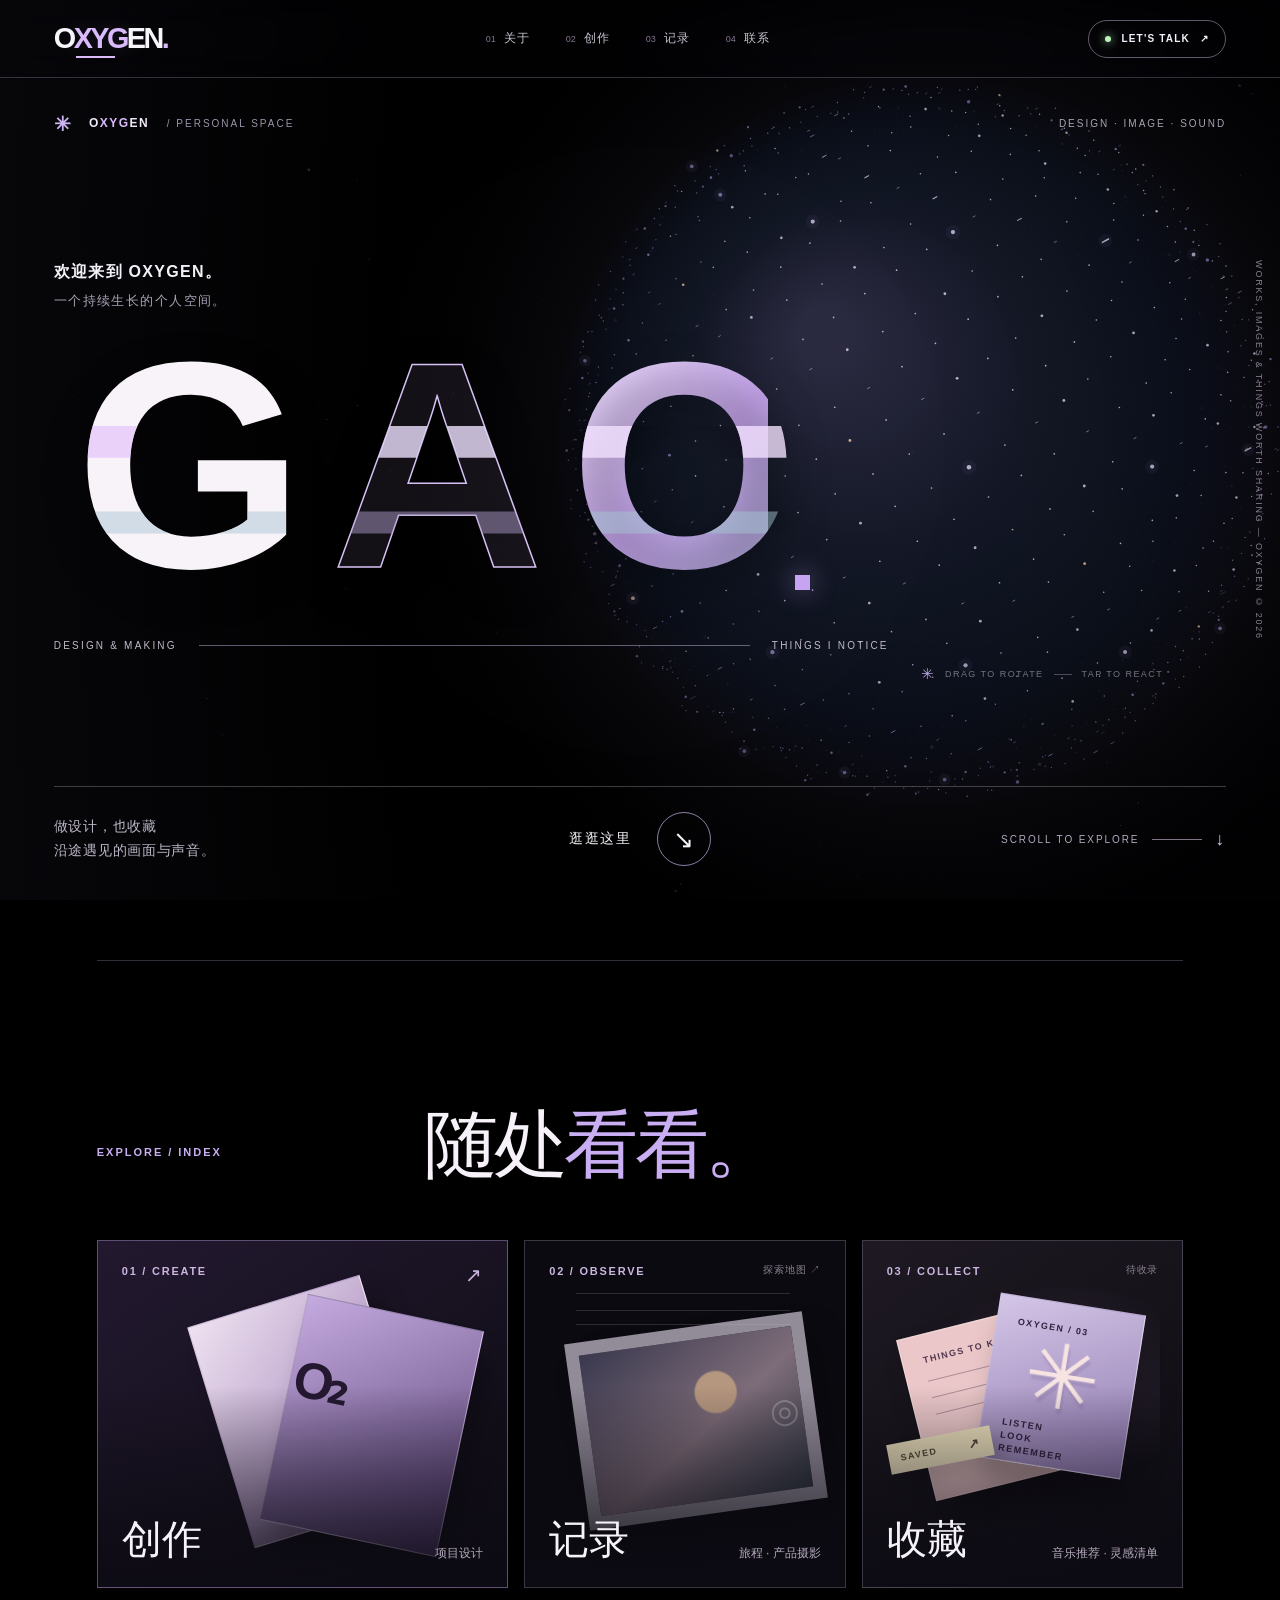
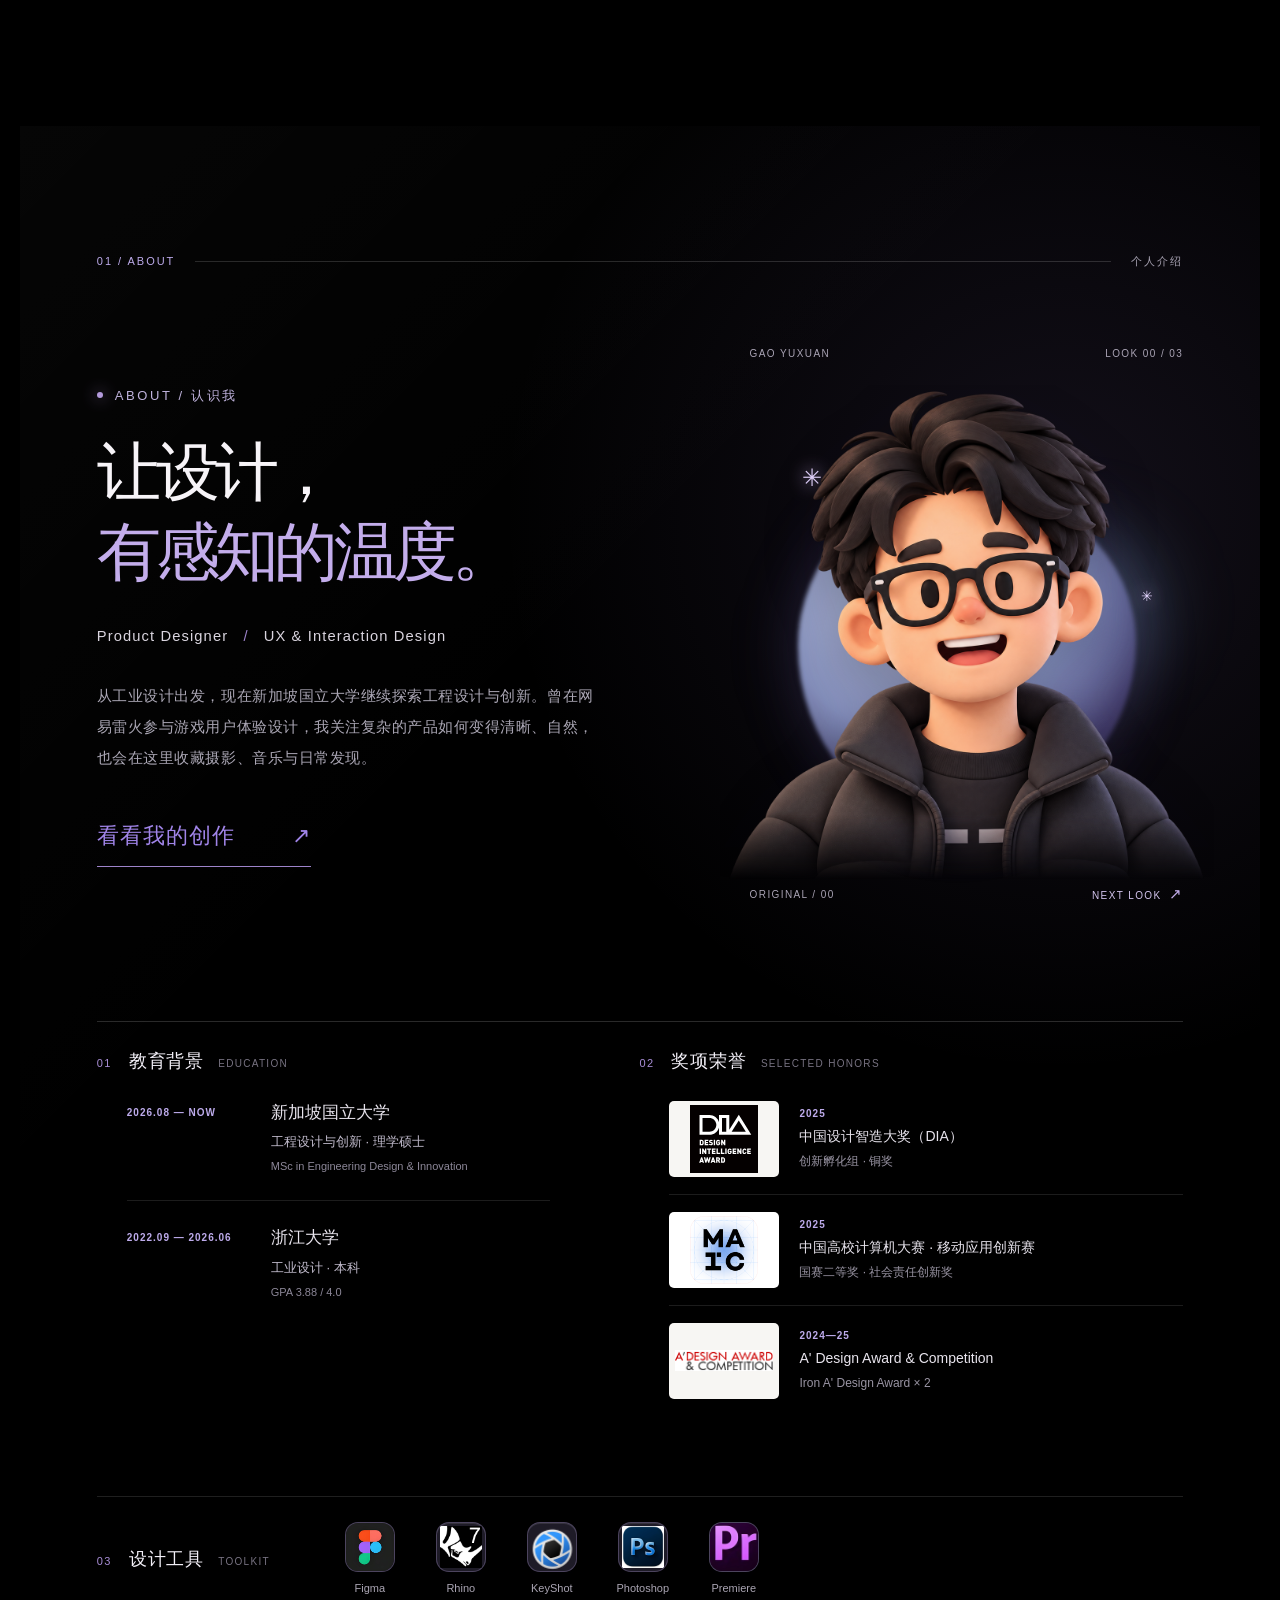
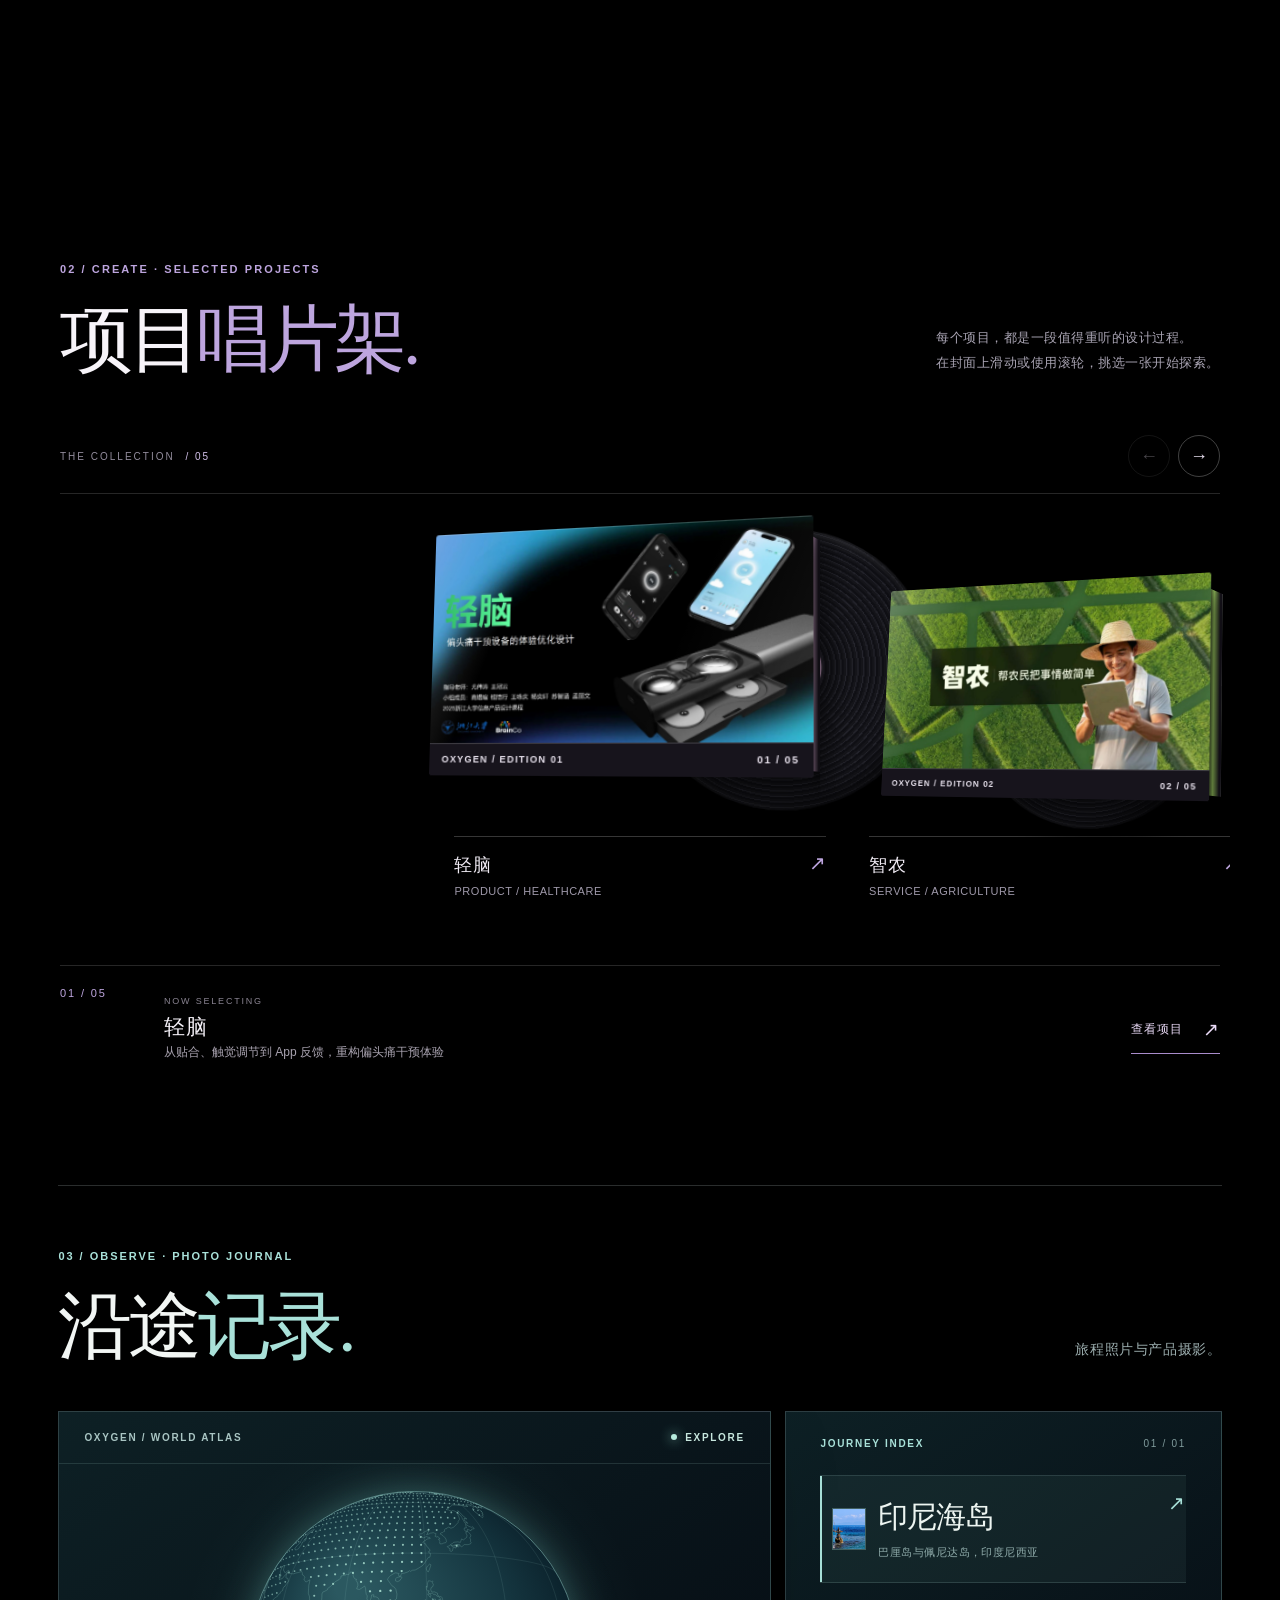
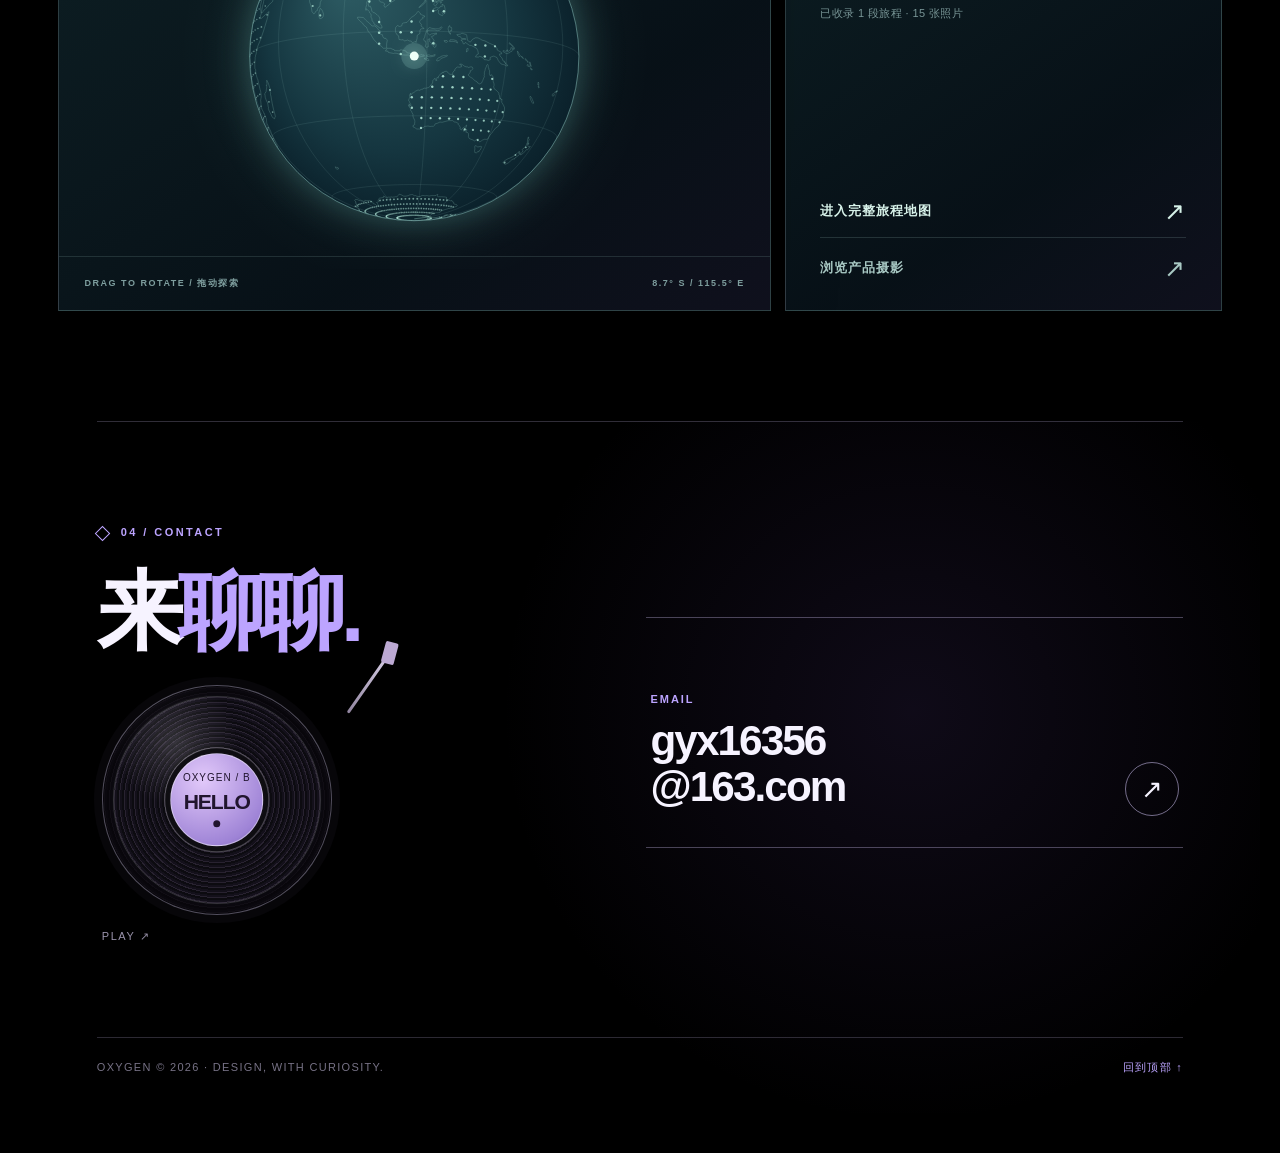
<file: index.html>
<!DOCTYPE html>
<html lang="zh">
<head>
    <meta charset="UTF-8">
    <meta name="viewport" content="width=device-width, initial-scale=1.0">
    <meta name="description" content="OXYGEN：关于设计、摄影、音乐与日常观察的个人空间。">
    <title>OXYGEN｜设计、记录与收藏</title>
    <link rel="stylesheet" href="styles.css">
    <link rel="stylesheet" href="about.css">
    <link rel="stylesheet" href="hero.css">
    <link rel="stylesheet" href="personal.css">
    <link rel="stylesheet" href="portfolio.css">
    <link rel="stylesheet" href="journal-preview.css">
    <link rel="stylesheet" href="contact.css">
    <link rel="stylesheet" href="site-refine.css">
    <link rel="stylesheet" href="https://cdnjs.cloudflare.com/ajax/libs/font-awesome/6.0.0/css/all.min.css">
</head>
<body class="home-body">
    <header class="header" id="site-header">
        <nav aria-label="主导航">
            <a href="#top" class="logo brand-wordmark" aria-label="OXYGEN，返回首页"><span class="brand-name">O<span class="brand-code">XYG</span>EN<span class="brand-period">.</span></span></a>
            <button class="menu-toggle" type="button" aria-label="打开导航菜单" aria-expanded="false" aria-controls="primary-nav"><span></span><span></span></button>
            <ul id="primary-nav">
                <li><a href="#about"><span>01</span>关于</a></li>
                <li><a href="#portfolio"><span>02</span>创作</a></li>
                <li><a href="#journal-preview"><span>03</span>记录</a></li>
                <li><a href="#contact"><span>04</span>联系</a></li>
            </ul>
            <a href="#contact" class="header-contact"><span class="status-dot" aria-hidden="true"></span> LET'S TALK <span aria-hidden="true">↗</span></a>
        </nav>
        <span class="header-progress" aria-hidden="true"></span>
    </header>
    <canvas id="circleCanvas" aria-hidden="true"></canvas>
    <section class="content hero" id="top" aria-labelledby="hero-title">
        <div class="hero-grain" aria-hidden="true"></div>
        <div class="hero-inner">
            <div class="hero-topline"><span class="hero-brand"><span class="hero-spark" aria-hidden="true">✳</span> O<span>XYG</span>EN <i>/ PERSONAL SPACE</i></span><span>DESIGN · IMAGE · SOUND</span></div>
            <div class="hero-main">
                <p class="hero-pretitle">欢迎来到 OXYGEN。<span>一个持续生长的个人空间。</span></p>
                <h1 id="hero-title" aria-label="GAO">
                    <span class="hero-name-mark" aria-hidden="true">
                        <span class="hero-initial hero-initial-g" data-letter="G" aria-hidden="true"><span class="hero-initial-core">G</span></span>
                        <span class="hero-initial hero-initial-a" data-letter="A" aria-hidden="true"><span class="hero-initial-core">A</span></span>
                        <span class="hero-initial hero-initial-o" data-letter="O" aria-hidden="true"><span class="hero-initial-core">O</span></span>
                        <span class="hero-name-cursor" aria-hidden="true"></span>
                    </span>
                </h1>
                <div class="hero-identity"><span>DESIGN & MAKING</span><span class="hero-identity-line" aria-hidden="true"></span><span>THINGS I NOTICE</span></div>
            </div>
            <div class="hero-bottomline">
                <p>做设计，也收藏<br>沿途遇见的画面与声音。</p>
                <a href="#spaces" class="hero-work-link"><span>逛逛这里</span><span class="hero-work-icon" aria-hidden="true">↘</span></a>
                <a href="#spaces" class="hero-scroll"><span>SCROLL TO EXPLORE</span><span class="hero-scroll-line" aria-hidden="true"></span><span>↓</span></a>
            </div>
        </div>
        <button class="sphere-interaction-hint" type="button" aria-label="触发星体旋转和光波"><span aria-hidden="true">✳</span> DRAG TO ROTATE <i aria-hidden="true"></i> TAP TO REACT</button>
        <span class="hero-edge-label" aria-hidden="true">WORKS, IMAGES & THINGS WORTH SHARING — OXYGEN © 2026</span>
    </section>
    <main class="main-section">
        <section id="spaces" class="space-index" aria-labelledby="spaces-title">
            <div class="space-index-heading"><span class="space-kicker">EXPLORE / INDEX</span><h2 id="spaces-title">随处<span>看看。</span></h2></div>
            <div class="space-grid">
                <a class="space-card space-card-create" href="#portfolio"><span class="space-card-top"><small>01 / CREATE</small><span aria-hidden="true">↗</span></span><span class="space-card-art space-create-art" aria-hidden="true"><i></i><i></i><b>O₂</b></span><span class="space-card-bottom"><strong>创作</strong><em>项目设计</em></span></a>
                <a class="space-card space-card-photo" href="photo-journal.html" aria-label="进入记录，探索摄影旅程地图"><span class="space-card-top"><small>02 / OBSERVE</small><span>探索地图 ↗</span></span><span class="space-card-art space-photo-art" aria-hidden="true"><i></i><i></i><i></i><b>◎</b></span><span class="space-card-bottom"><strong>记录</strong><em>旅程 · 产品摄影</em></span></a>
                <article class="space-card space-card-collect"><span class="space-card-top"><small>03 / COLLECT</small><span>待收录</span></span><span class="space-card-art space-collect-art" aria-hidden="true"><span class="collect-note collect-note-back"><small>THINGS TO KEEP</small><i></i><i></i><i></i></span><span class="collect-note collect-note-front"><small>OXYGEN / 03</small><b>✳</b><em>LISTEN<br>LOOK<br>REMEMBER</em></span><span class="collect-tab">SAVED <span>↗</span></span></span><span class="space-card-bottom"><strong>收藏</strong><em>音乐推荐 · 灵感清单</em></span></article>
            </div>
        </section>
        <section id="about" class="about about-v2" aria-labelledby="about-title">
            <div class="about-shell">
                <div class="about-section-meta">
                    <span class="about-section-index">01 / ABOUT</span>
                    <span class="about-section-line" aria-hidden="true"></span>
                    <span>个人介绍</span>
                </div>

                <div class="about-content">
                    <div class="about-text">
                        <p class="about-eyebrow"><span class="about-dot" aria-hidden="true"></span> ABOUT / 认识我</p>
                        <h2 id="about-title" class="about-name">让设计，<br><em>有感知的温度。</em></h2>
                        <p class="about-role">Product Designer <span aria-hidden="true">/</span> UX & Interaction Design</p>
                        <p class="about-description">从工业设计出发，现在新加坡国立大学继续探索工程设计与创新。曾在网易雷火参与游戏用户体验设计，我关注复杂的产品如何变得清晰、自然，也会在这里收藏摄影、音乐与日常发现。</p>
                        <a href="#portfolio" class="about-cta"><span>看看我的创作</span><span class="about-cta-arrow" aria-hidden="true">↗</span></a>
                    </div>

                    <div class="about-photo">
                        <div class="about-portrait-wrap">
                            <div class="about-portrait-top"><span>GAO YUXUAN</span><span class="avatar-look-count">LOOK 00 / 03</span></div>
                            <button class="avatar-stage" type="button" data-look="original" aria-label="当前为原始形象，点击切换装扮">
                                <span class="avatar-stage-halo" aria-hidden="true"></span>
                                <span class="avatar-look-effects" aria-hidden="true"><i></i><i></i><i></i></span>
                                <span class="avatar-stage-spark avatar-stage-spark-one" aria-hidden="true">✳</span>
                                <span class="avatar-stage-spark avatar-stage-spark-two" aria-hidden="true">✳</span>
                                <img class="avatar-stage-figure is-visible" src="images/avatar/avatar-3d.png" alt="" loading="lazy">
                                <img class="avatar-stage-figure" src="images/avatar/avatar-3d.png" alt="" aria-hidden="true" loading="lazy">
                                <span class="avatar-stage-greeting" aria-hidden="true">HELLO!</span>
                            </button>
                            <div class="about-portrait-bottom"><span class="portrait-caption" aria-live="polite">ORIGINAL / 00</span><span class="portrait-toggle-hint">NEXT LOOK <span aria-hidden="true">↗</span></span></div>
                        </div>
                    </div>
                </div>

                <div class="about-details">
                    <div class="about-detail about-detail-education">
                        <div class="about-detail-label"><span>01</span><h3>教育背景 <small>EDUCATION</small></h3></div>
                        <div class="about-education-list">
                            <div class="about-education"><span class="education-years">2026.08 — NOW</span><div><h4>新加坡国立大学</h4><p>工程设计与创新 · 理学硕士</p><small>MSc in Engineering Design &amp; Innovation</small></div></div>
                            <div class="about-education"><span class="education-years">2022.09 — 2026.06</span><div><h4>浙江大学</h4><p>工业设计 · 本科</p><small>GPA 3.88 / 4.0</small></div></div>
                        </div>
                    </div>
                    <div class="about-detail about-detail-awards">
                        <div class="about-detail-label"><span>02</span><h3>奖项荣誉 <small>SELECTED HONORS</small></h3></div>
                        <ol class="about-awards">
                            <li><span class="about-award-mark" aria-hidden="true"><img src="images/awards/dia.svg" alt="" loading="lazy"></span><div class="about-award-copy"><span class="about-award-year">2025</span><strong>中国设计智造大奖（DIA）</strong><small>创新孵化组 · 铜奖</small></div></li>
                            <li><span class="about-award-mark about-award-mark-maic" aria-hidden="true"><img src="images/awards/maic-app.png" alt="" loading="lazy"></span><div class="about-award-copy"><span class="about-award-year">2025</span><strong>中国高校计算机大赛 · 移动应用创新赛</strong><small>国赛二等奖 · 社会责任创新奖</small></div></li>
                            <li><span class="about-award-mark about-award-mark-a" aria-hidden="true"><img src="images/awards/a-design-award.gif" alt="" loading="lazy"></span><div class="about-award-copy"><span class="about-award-year">2024—25</span><strong>A' Design Award &amp; Competition</strong><small>Iron A' Design Award × 2</small></div></li>
                        </ol>
                    </div>
                    <div class="about-detail about-detail-tools">
                        <div class="about-detail-label"><span>03</span><h3>设计工具 <small>TOOLKIT</small></h3></div>
                        <div class="about-skills">
                            <div class="about-skill"><span class="about-skill-icon about-skill-icon-figma" aria-hidden="true"><img src="images/skills/figma.png" alt="" loading="lazy"></span><span>Figma</span></div>
                            <div class="about-skill"><span class="about-skill-icon" aria-hidden="true"><img src="images/skills/rhino.jpg" alt="" loading="lazy"></span><span>Rhino</span></div>
                            <div class="about-skill"><span class="about-skill-icon about-skill-icon-keyshot" aria-hidden="true"><img src="images/skills/keyshot.png" alt="" loading="lazy"></span><span>KeyShot</span></div>
                            <div class="about-skill"><span class="about-skill-icon" aria-hidden="true"><img src="images/skills/ps.jpg" alt="" loading="lazy"></span><span>Photoshop</span></div>
                            <div class="about-skill"><span class="about-skill-icon about-skill-icon-premiere" aria-hidden="true"><img src="images/skills/pr.webp" alt="" loading="lazy"></span><span>Premiere</span></div>
                        </div>
                    </div>
                </div>
            </div>
        </section>
        <section id="portfolio" class="portfolio album-section" aria-labelledby="portfolio-heading">
            <div class="album-header">
                <div>
                    <p class="album-kicker">02 / CREATE · SELECTED PROJECTS</p>
                    <h2 id="portfolio-heading">项目<span>唱片架.</span></h2>
                </div>
                <p class="album-intro">每个项目，都是一段值得重听的设计过程。<br>在封面上滑动或使用滚轮，挑选一张开始探索。</p>
            </div>
            <div class="album-controls">
                <span class="album-collection-label">THE COLLECTION <span id="album-total">/ 00</span></span>
                <div class="album-arrows">
                    <button type="button" class="album-arrow" data-direction="prev" aria-label="上一张专辑">←</button>
                    <button type="button" class="album-arrow" data-direction="next" aria-label="下一张专辑">→</button>
                </div>
            </div>
            <div class="album-viewport" id="album-viewport" tabindex="0" aria-label="作品专辑列表，可用滚轮或左右方向键浏览">
                <div class="album-track" id="album-track"></div>
            </div>
            <div class="album-now-playing" aria-live="polite">
                <span class="album-now-index" id="album-current-index">01 / 05</span>
                <div class="album-now-copy"><span>NOW SELECTING</span><h3 id="album-current-title">轻脑</h3><p id="album-current-description">偏头痛干预设备的工程与体验创新</p></div>
                <a id="album-current-link" href="portfolio-1.html">查看项目 <span aria-hidden="true">↗</span></a>
            </div>
        </section>
        <section id="journal-preview" class="journal-preview" aria-labelledby="journal-preview-title">
            <div class="journal-preview-heading">
                <div><p class="journal-preview-kicker">03 / OBSERVE · PHOTO JOURNAL</p><h2 id="journal-preview-title">沿途<span>记录.</span></h2></div>
                <p class="journal-preview-intro">旅程照片与产品摄影。</p>
            </div>
            <div class="journal-preview-grid">
                <div class="journal-preview-world">
                    <div class="journal-preview-world-top"><span>OXYGEN / WORLD ATLAS</span><span class="journal-preview-live"><i aria-hidden="true"></i> EXPLORE</span></div>
                    <canvas id="journal-preview-globe" tabindex="0" aria-label="地球预览，可拖动旋转或使用方向键"></canvas>
                    <div class="journal-preview-world-bottom"><span>DRAG TO ROTATE / 拖动探索</span><span id="journal-preview-coordinate">8.7° S / 115.5° E</span></div>
                </div>
                <div class="journal-preview-side">
                    <div class="journal-preview-side-top"><span>JOURNEY INDEX</span><span id="journal-preview-count">00 / 00</span></div>
                    <div class="journal-preview-list" id="journal-preview-list" aria-label="预览地点"></div>
                    <p class="journal-preview-note" id="journal-preview-note">已收录 1 段旅程 · 15 张照片</p>
                    <a class="journal-preview-link" href="photo-journal.html#explore"><span>进入完整旅程地图</span><span aria-hidden="true">↗</span></a>
                    <a class="journal-preview-link journal-preview-link-secondary" href="photo-studies.html"><span>浏览产品摄影</span><span aria-hidden="true">↗</span></a>
                </div>
            </div>
        </section>
        <section id="contact" class="reach-section" aria-labelledby="reach-title">
            <div class="reach-heading">
                <p class="reach-kicker">04 / CONTACT</p>
                <h2 id="reach-title">来<span>聊聊.</span></h2>
                <div class="reach-record-area">
                    <button class="reach-record" type="button" aria-label="转动唱片" aria-pressed="false">
                        <span class="reach-record-label" aria-hidden="true"><small>OXYGEN / B</small><strong>HELLO</strong><i></i></span>
                    </button>
                    <span class="reach-tonearm" aria-hidden="true"></span>
                    <span class="reach-record-hint" aria-live="polite">PLAY ↗</span>
                </div>
            </div>

            <div class="reach-directory reach-directory--single" aria-label="邮箱联系">
                <a class="reach-main-link" href="mailto:gyx16356@163.com" aria-label="发送邮件到 gyx16356@163.com">
                    <span class="reach-mail-copy"><span class="reach-label">EMAIL</span><strong>gyx16356<br>@163.com</strong></span>
                    <span class="reach-main-arrow" aria-hidden="true">↗</span>
                </a>
            </div>

            <div class="reach-bottom"><span>OXYGEN © 2026 · DESIGN, WITH CURIOSITY.</span><a href="#top">回到顶部 ↑</a></div>
            <div class="reach-toast" role="status" aria-live="polite"></div>
        </section>
    </main>
    <script src="orb.js"></script>
    <script src="script.js"></script>
    <script src="portfolio.js"></script>
    <script src="natural-earth-land.js"></script>
    <script src="photo-journeys.js"></script>
    <script src="journal-preview.js"></script>
    <script src="contact.js"></script>
</body>
</html>
</file>
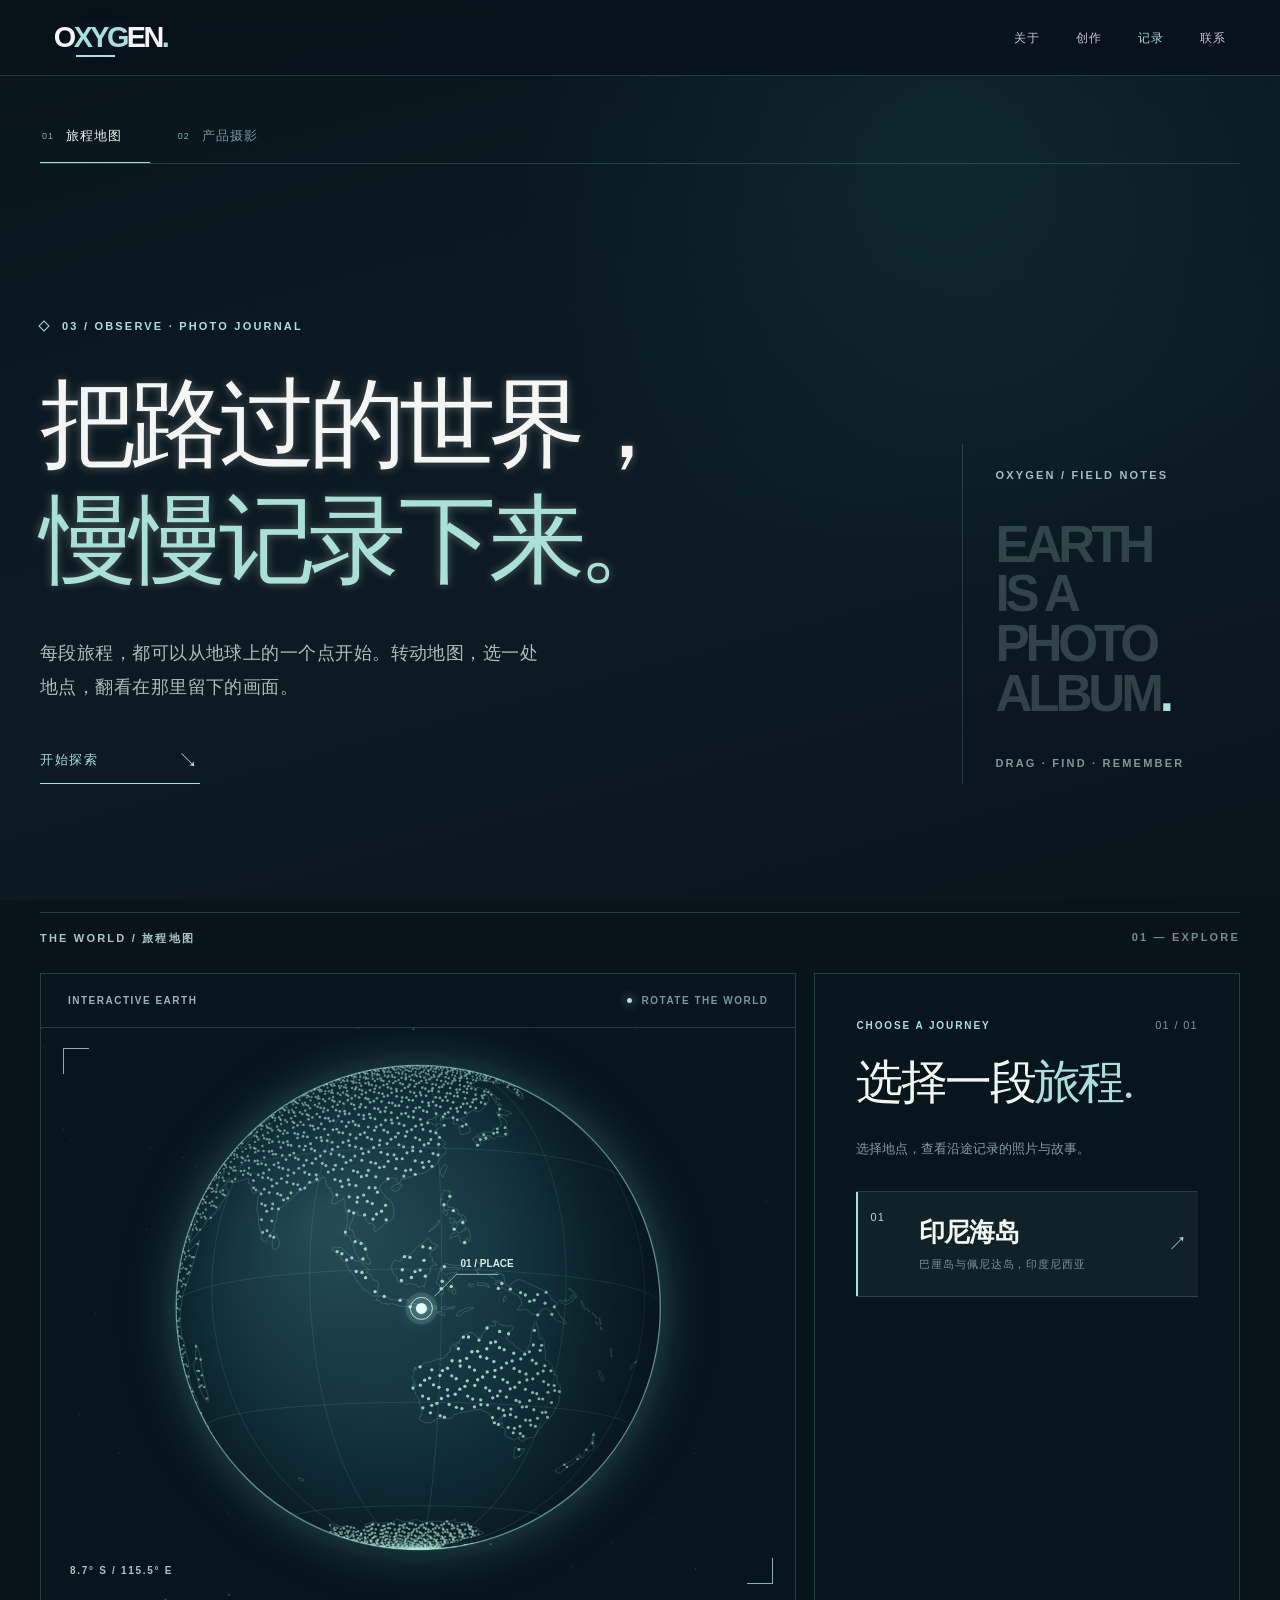
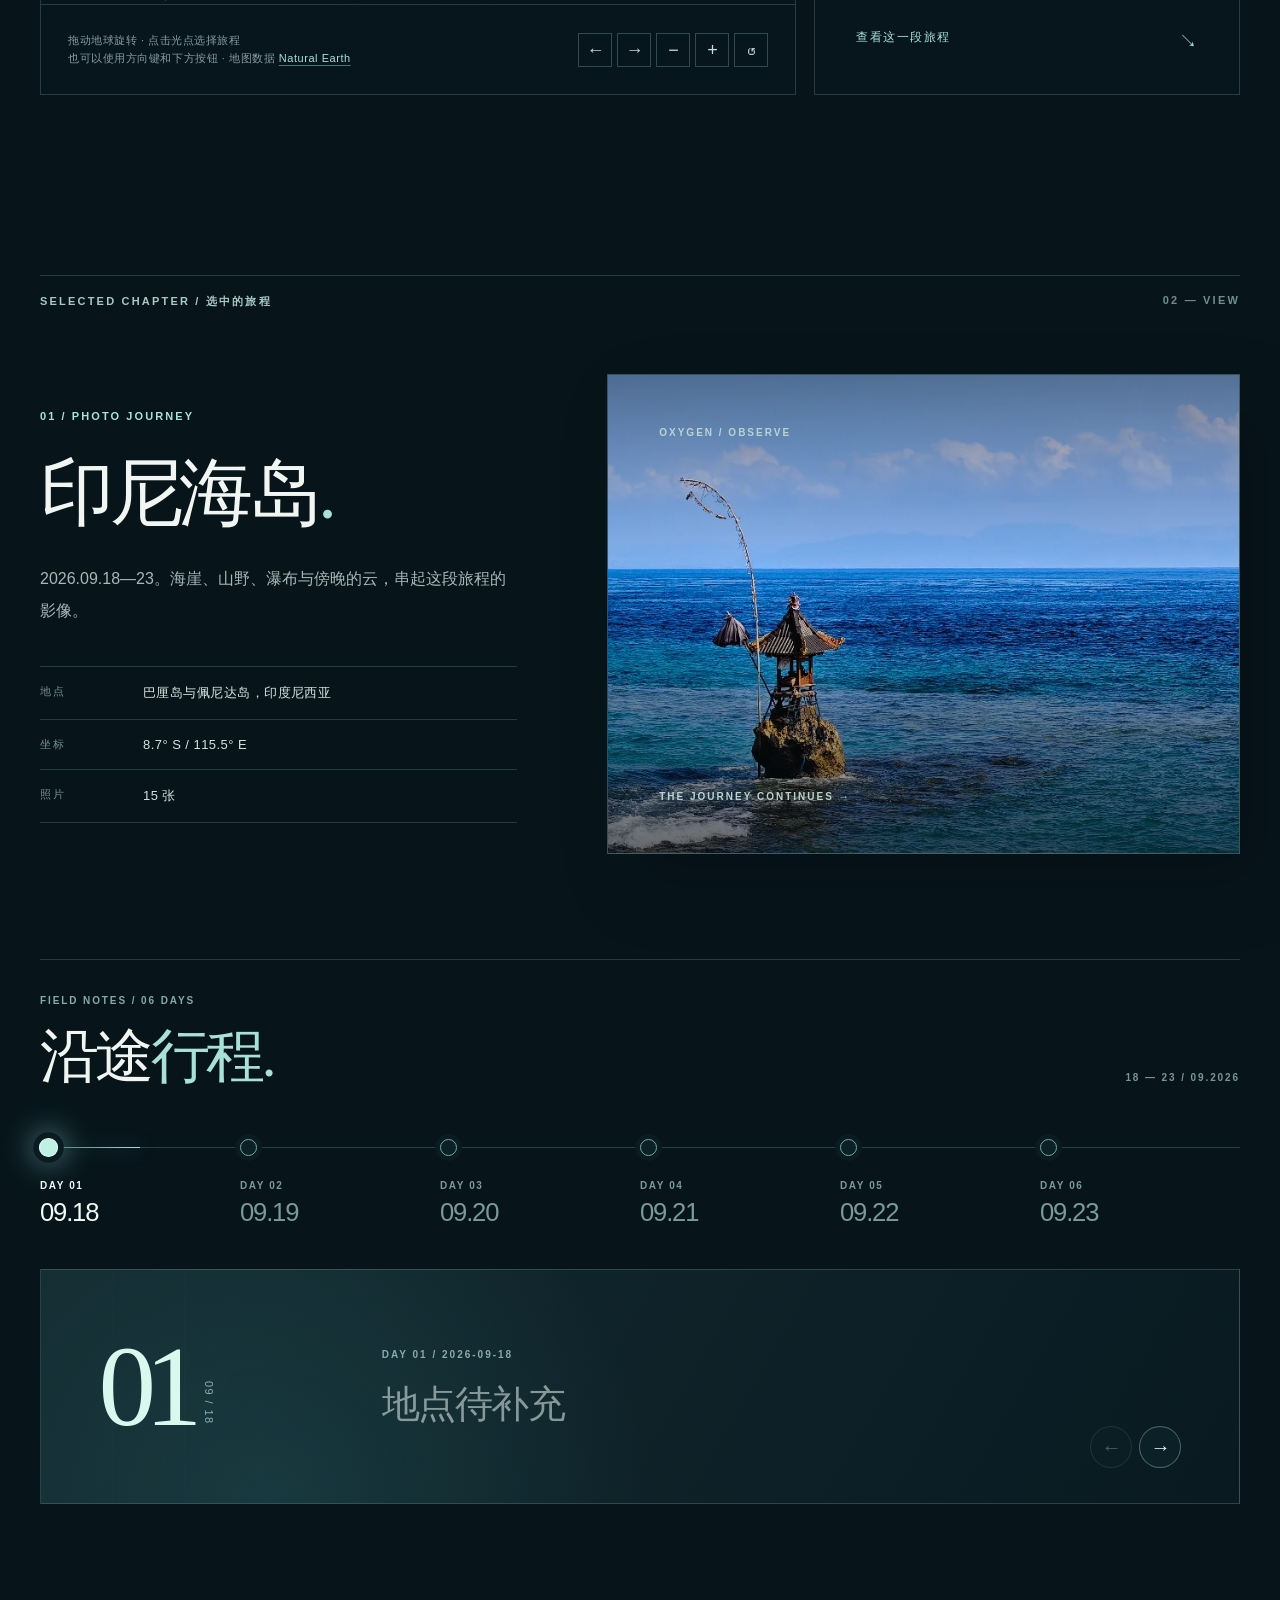
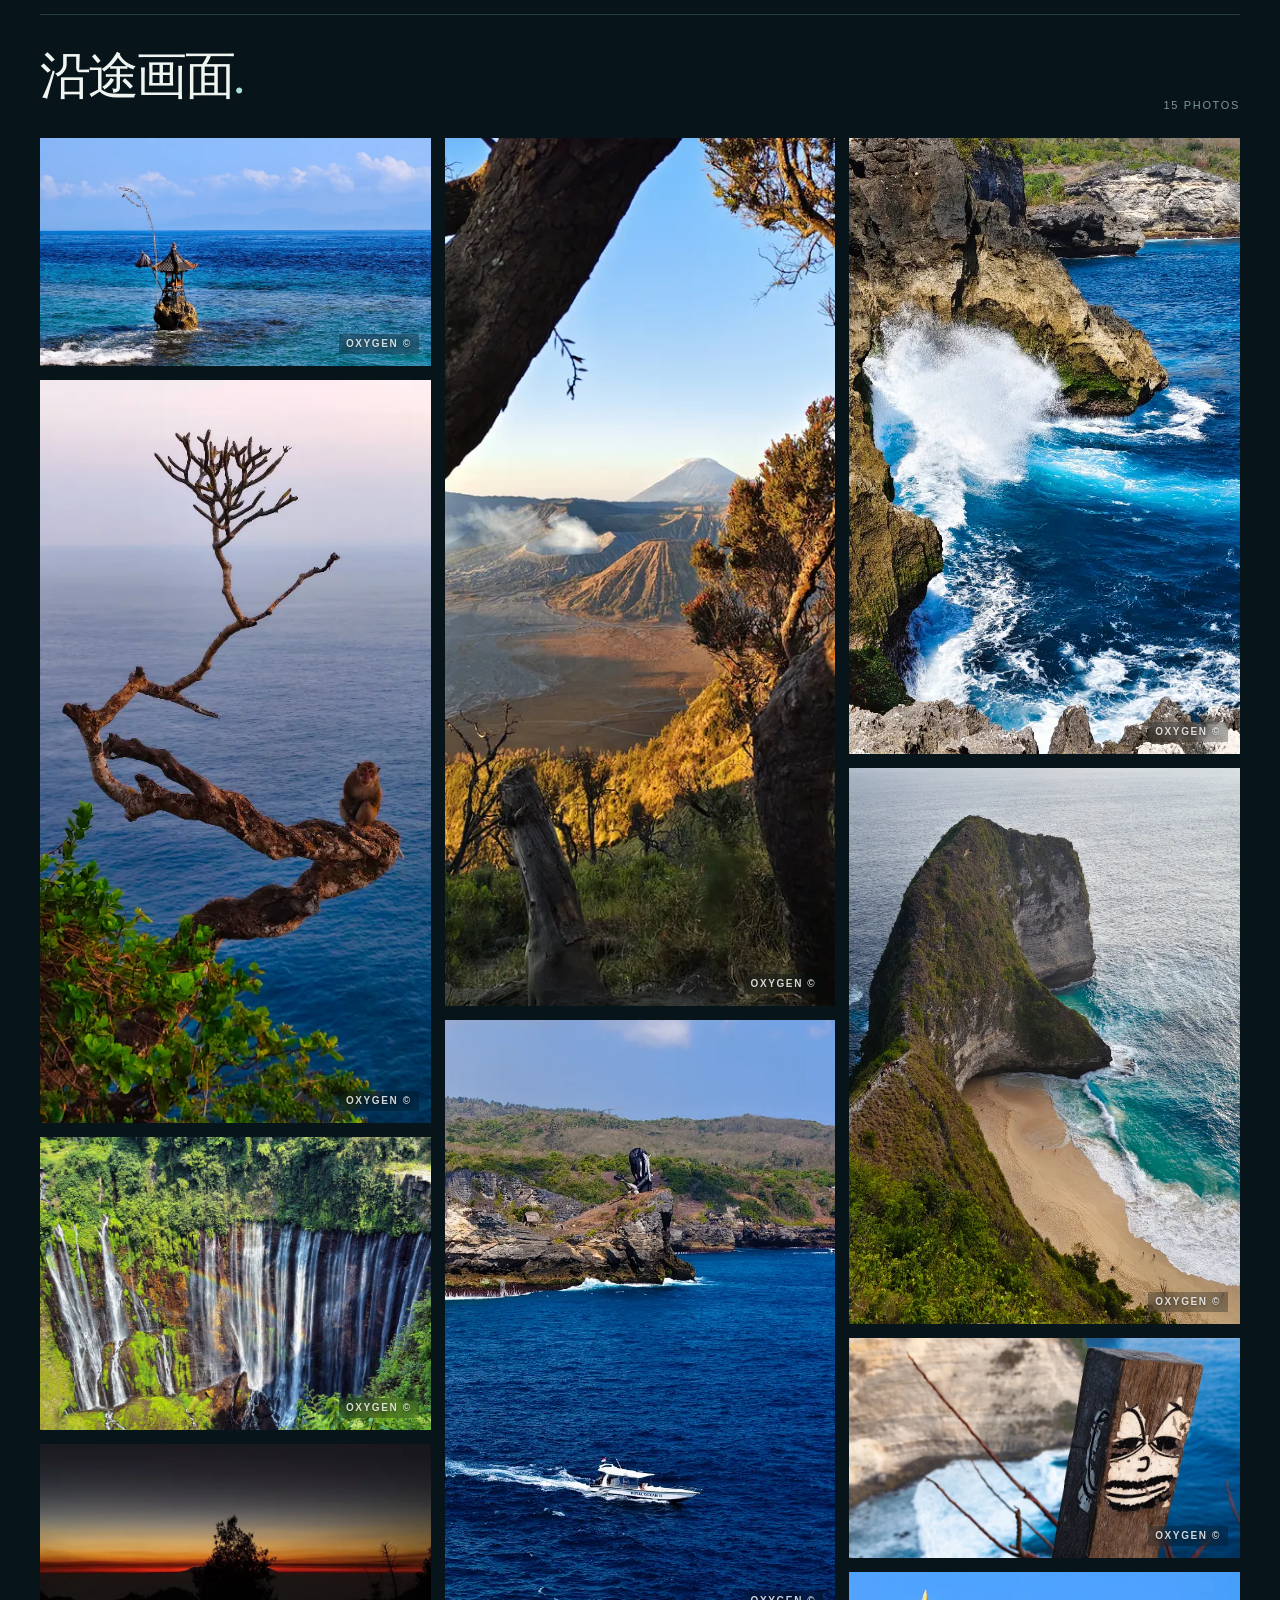
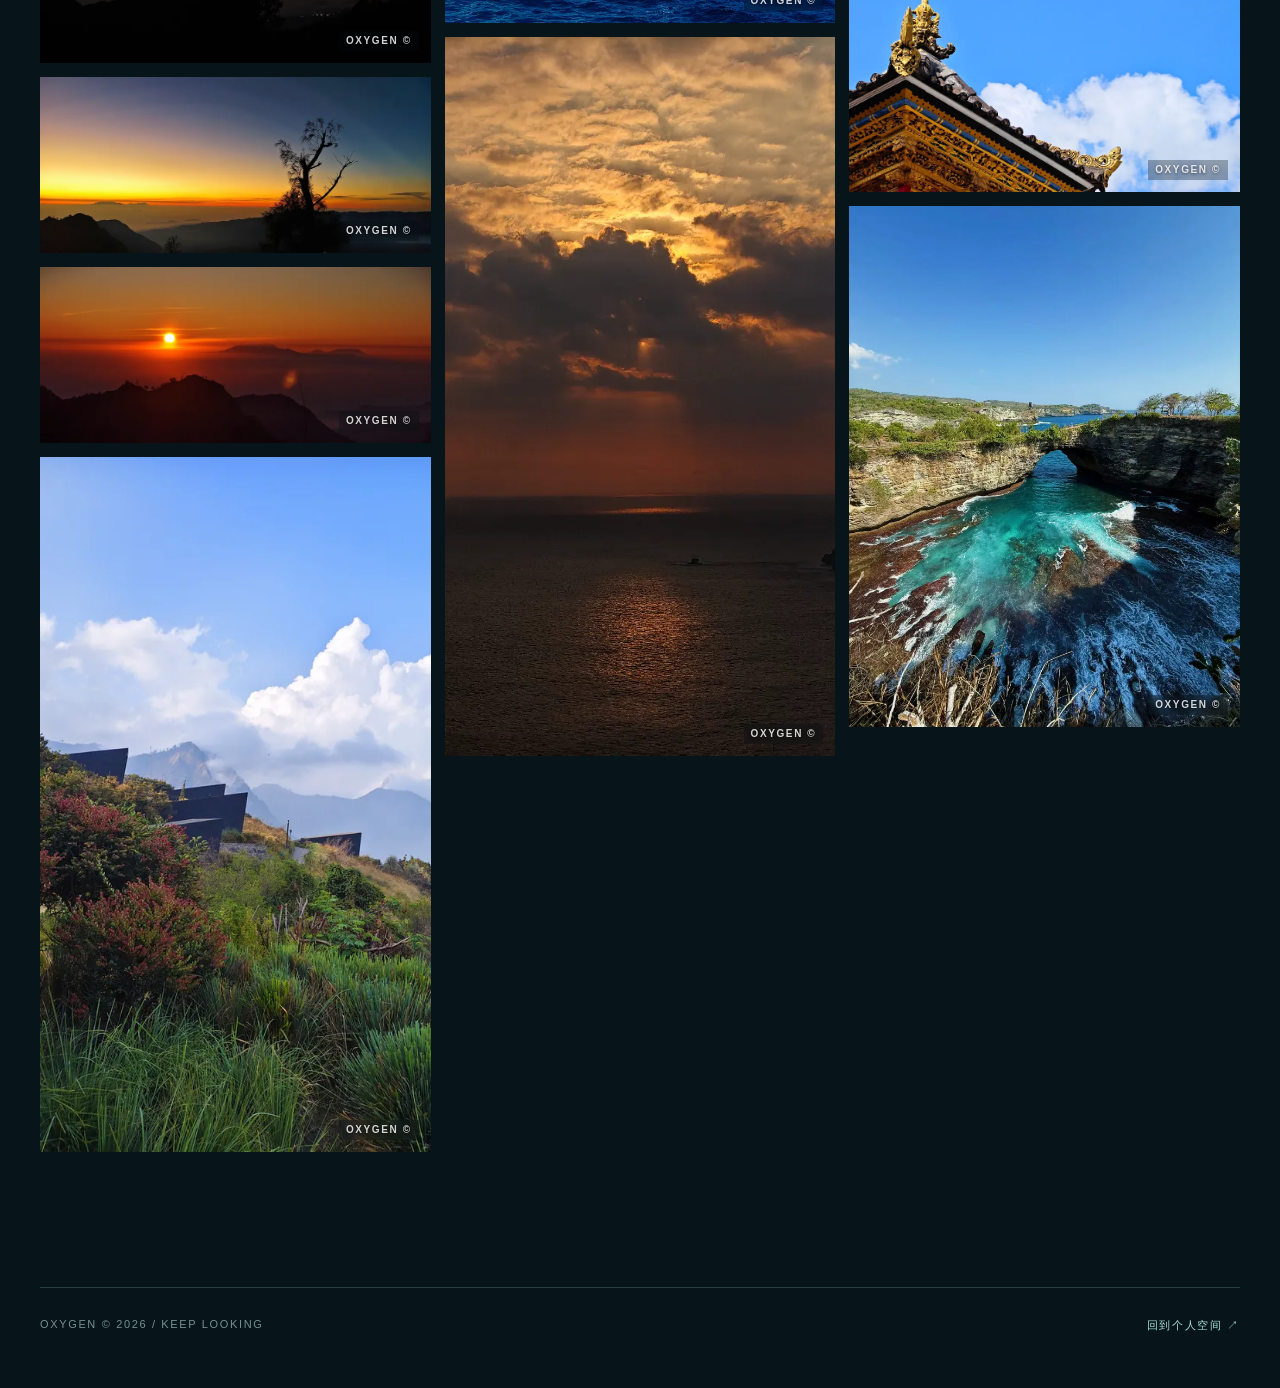
<file: photo-journal.html>
<!DOCTYPE html>
<html lang="zh-CN">
<head>
  <meta charset="UTF-8">
  <meta name="viewport" content="width=device-width, initial-scale=1.0">
  <meta name="theme-color" content="#07151b">
  <meta name="description" content="OXYGEN 的摄影记录：转动地球，按地点或旅程浏览沿途的照片与片段。">
  <title>记录 · 旅程地图｜OXYGEN</title>
  <link rel="stylesheet" href="styles.css">
  <link rel="stylesheet" href="site-refine.css">
  <link rel="stylesheet" href="photo-journal.css">
</head>
<body class="journal-body">
  <header class="header journal-header">
    <nav aria-label="主导航">
      <a class="logo brand-wordmark" href="index.html" aria-label="OXYGEN，返回首页"><span class="brand-name">O<span class="brand-code">XYG</span>EN<span class="brand-period">.</span></span></a>
      <ul><li><a href="index.html#about">关于</a></li><li><a href="index.html#portfolio">创作</a></li><li><a href="photo-journal.html" aria-current="page">记录</a></li><li><a href="index.html#contact">联系</a></li></ul>
      <a class="header-back" href="index.html#spaces">返回首页 ↗</a>
    </nav>
  </header>

  <main class="journal-page">
    <nav class="journal-collection-nav" aria-label="记录分类"><a href="photo-journal.html" aria-current="page"><span>01</span> 旅程地图 <i aria-hidden="true">↗</i></a><a href="photo-studies.html"><span>02</span> 产品摄影 <i aria-hidden="true">↗</i></a></nav>
    <section class="journal-intro" aria-labelledby="journal-title">
      <div class="journal-intro-main">
        <p class="journal-overline"><span class="journal-overline-dot" aria-hidden="true"></span> 03 / OBSERVE · PHOTO JOURNAL</p>
        <h1 id="journal-title">把路过的世界，<br><em>慢慢记录下来。</em></h1>
        <p class="journal-lede">每段旅程，都可以从地球上的一个点开始。转动地图，选一处地点，翻看在那里留下的画面。</p>
        <a class="journal-jump" href="#explore">开始探索 <span aria-hidden="true">↘</span></a>
      </div>
      <div class="journal-intro-aside" aria-hidden="true"><span>OXYGEN / FIELD NOTES</span><strong>EARTH<br>IS A<br>PHOTO<br>ALBUM<span>.</span></strong><small>DRAG · FIND · REMEMBER</small></div>
    </section>

    <section class="journal-explorer" id="explore" aria-label="交互式旅程地图">
      <div class="journal-section-line"><span>THE WORLD / 旅程地图</span><span>01 — EXPLORE</span></div>
      <div class="journal-explorer-grid">
        <div class="journal-globe-panel">
          <div class="journal-globe-top"><span>INTERACTIVE EARTH</span><span class="journal-live"><i aria-hidden="true"></i> ROTATE THE WORLD</span></div>
          <div class="journal-globe-stage">
            <canvas id="journey-globe" tabindex="0" aria-label="可旋转的地球；拖动旋转，方向键移动，回车选择正面的地点"></canvas>
            <div class="journal-globe-corner journal-globe-corner-tl" aria-hidden="true"></div><div class="journal-globe-corner journal-globe-corner-br" aria-hidden="true"></div>
            <div class="journal-coordinate" id="journal-coordinate" aria-live="polite">8.7° S&nbsp; / &nbsp;115.5° E</div>
          </div>
          <div class="journal-globe-bottom"><p>拖动地球旋转 · 点击光点选择旅程<br>也可以使用方向键和下方按钮 · 地图数据 <a href="https://www.naturalearthdata.com/" target="_blank" rel="noopener noreferrer">Natural Earth</a></p><div class="journal-globe-controls" aria-label="地球控制"><button type="button" data-globe-control="left" aria-label="向左旋转">←</button><button type="button" data-globe-control="right" aria-label="向右旋转">→</button><button type="button" data-globe-control="zoom-out" aria-label="缩小地球">−</button><button type="button" data-globe-control="zoom-in" aria-label="放大地球">+</button><button type="button" data-globe-control="reset" aria-label="回到选中地点">↺</button></div></div>
        </div>

        <aside class="journal-journeys" aria-labelledby="journey-list-title">
          <div class="journal-journeys-head"><div><span>CHOOSE A JOURNEY</span><h2 id="journey-list-title">选择一段<span>旅程.</span></h2></div><small id="journey-count">00 / 00</small></div>
          <p class="journal-demo-note" id="journal-demo-note">选择地点，查看沿途记录的照片与故事。</p>
          <div class="journal-journey-list" id="journey-list"></div>
          <a class="journal-journeys-foot" href="#journey-story"><span>查看这一段旅程</span><span aria-hidden="true">↘</span></a>
        </aside>
      </div>
    </section>

    <section class="journal-story" id="journey-story" aria-labelledby="story-title">
      <div class="journal-section-line"><span>SELECTED CHAPTER / 选中的旅程</span><span>02 — VIEW</span></div>
      <div class="journal-story-grid">
        <div class="journal-story-copy"><span class="journal-story-index" id="story-index">01 / PHOTO JOURNEY</span><h2 id="story-title">印尼海岛<span>.</span></h2><p id="story-description">2026.09.18—23。海崖、山野、瀑布与傍晚的云，串起这段旅程的影像。</p><dl class="journal-story-meta"><div><dt>地点</dt><dd id="story-place">巴厘岛与佩尼达岛，印度尼西亚</dd></div><div><dt>坐标</dt><dd id="story-coordinates">8.7° S / 115.5° E</dd></div><div><dt>照片</dt><dd id="story-photo-count">15 张</dd></div></dl></div>
        <div class="journal-story-visual" id="story-visual" aria-hidden="true"><img class="journal-story-cover" id="story-cover" alt="" hidden><span>OXYGEN / OBSERVE</span><strong id="story-visual-number">01</strong><i>PLACEHOLDER<br>FOR A MEMORY</i><small>THE JOURNEY CONTINUES →</small></div>
      </div>
      <div class="journal-itinerary" id="journal-itinerary" aria-labelledby="itinerary-title">
        <div class="journal-itinerary-heading"><div><span class="journal-itinerary-eyebrow">FIELD NOTES / 06 DAYS</span><h3 id="itinerary-title">沿途<span>行程.</span></h3></div><span class="journal-itinerary-range" id="itinerary-range">18 — 23 SEP 2026</span></div>
        <div class="journal-itinerary-rail" id="itinerary-rail" role="tablist" aria-label="选择行程日期"></div>
        <div class="journal-itinerary-panel" id="itinerary-panel" role="tabpanel" aria-live="polite">
          <div class="journal-itinerary-date"><span id="itinerary-day-number">01</span><small id="itinerary-date-label">09 / 18</small></div>
          <div class="journal-itinerary-detail"><span id="itinerary-detail-kicker">DAY 01</span><div class="journal-itinerary-stops" id="itinerary-stops"><span class="journal-itinerary-empty">地点待补充</span></div></div>
          <div class="journal-itinerary-controls"><button type="button" id="itinerary-prev" aria-label="前一天">←</button><button type="button" id="itinerary-next" aria-label="后一天">→</button></div>
        </div>
      </div>
      <div class="journal-gallery-head"><h3>沿途画面<span>.</span></h3><span id="gallery-count">15 PHOTOS</span></div>
      <div class="journal-gallery" id="journal-gallery"><div class="journal-empty"><span aria-hidden="true">✳</span><p>这一段旅程的照片，正在等待被放进来。</p><small>PHOTOGRAPHS WILL APPEAR HERE</small></div></div>
    </section>

    <footer class="journal-footer"><span>OXYGEN © 2026 / KEEP LOOKING</span><a href="index.html#spaces">回到个人空间 ↗</a></footer>
  </main>

  <dialog class="journal-lightbox" id="journal-lightbox" aria-label="查看旅程照片"><button class="journal-lightbox-close" type="button" aria-label="关闭照片">×</button><button class="journal-lightbox-prev" type="button" aria-label="上一张照片">←</button><figure><div class="journal-lightbox-stage"><img id="lightbox-image" alt="" draggable="false"><span class="journal-photo-mark journal-lightbox-mark" aria-hidden="true">OXYGEN ©</span></div><figcaption id="lightbox-caption"></figcaption></figure><button class="journal-lightbox-next" type="button" aria-label="下一张照片">→</button></dialog>
  <script src="natural-earth-land.js"></script>
  <script src="photo-journeys.js"></script>
  <script src="photo-journal.js"></script>
</body>
</html>
</file>
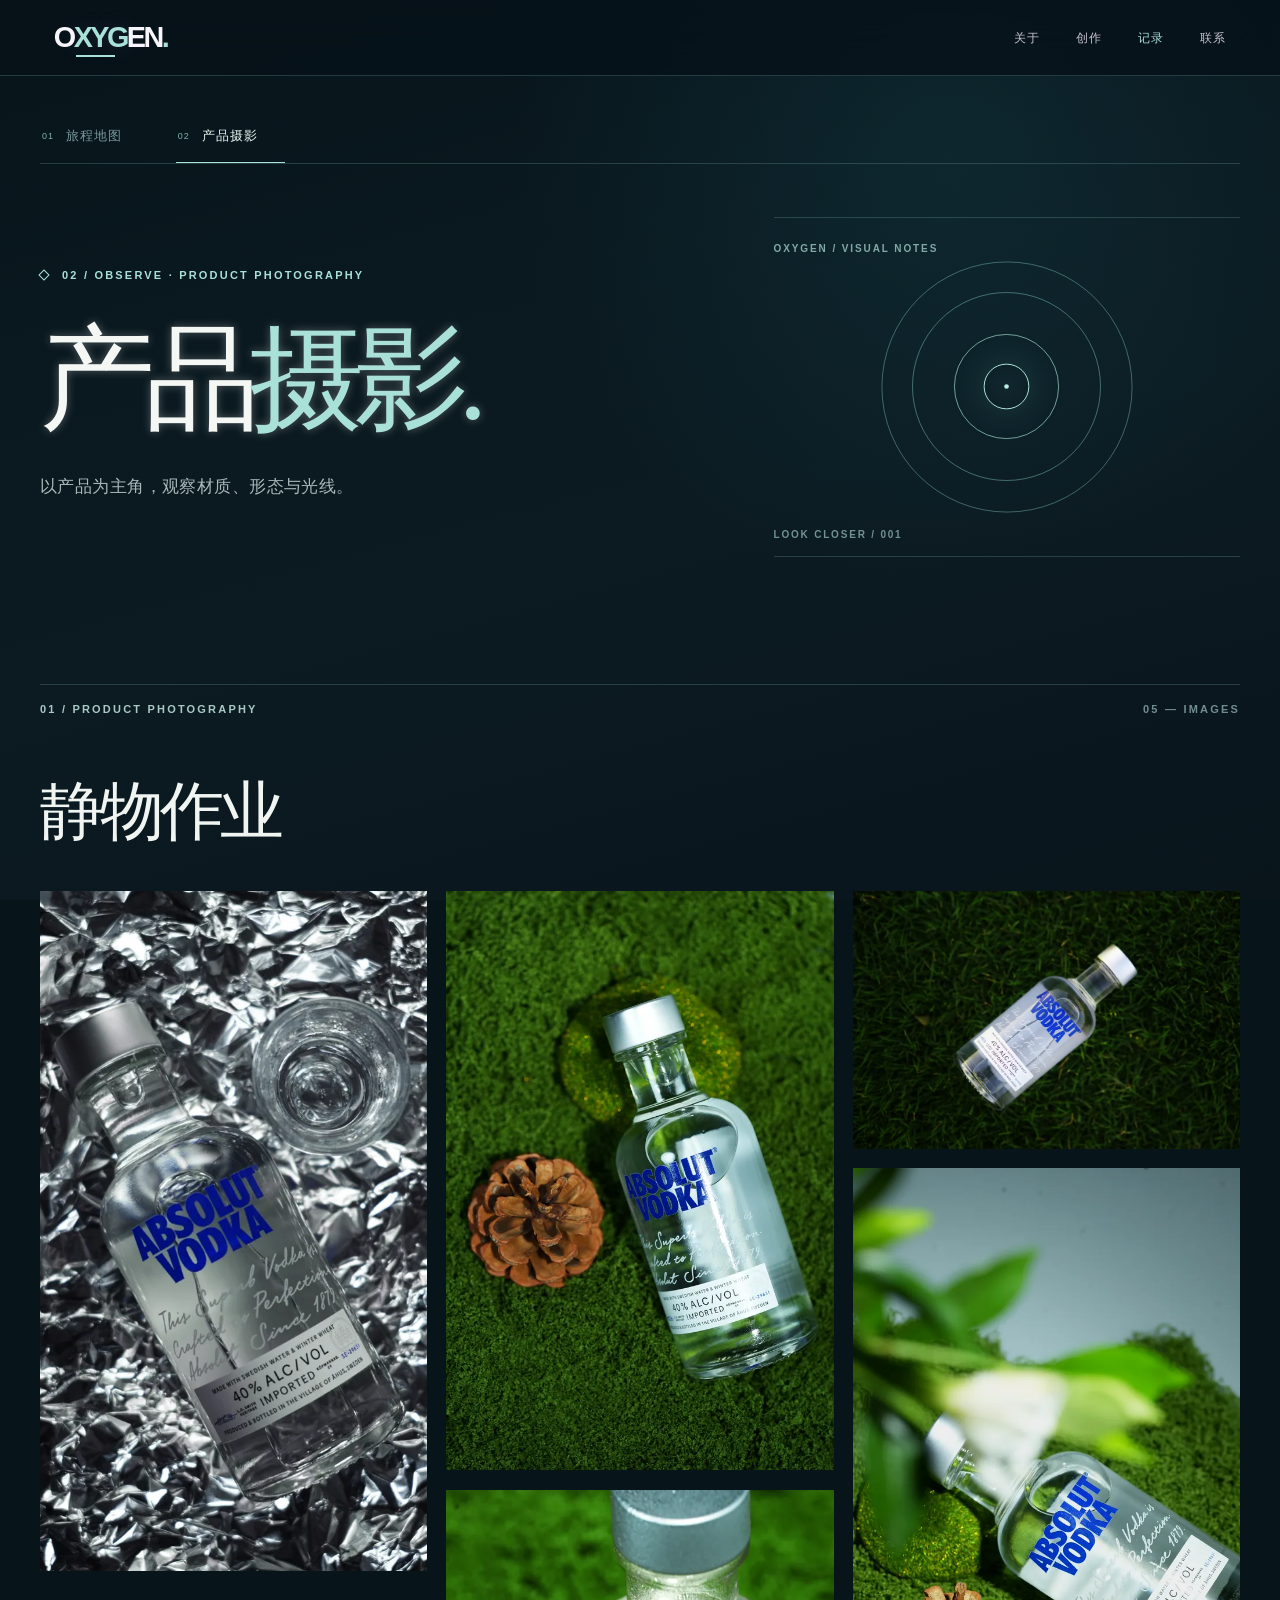
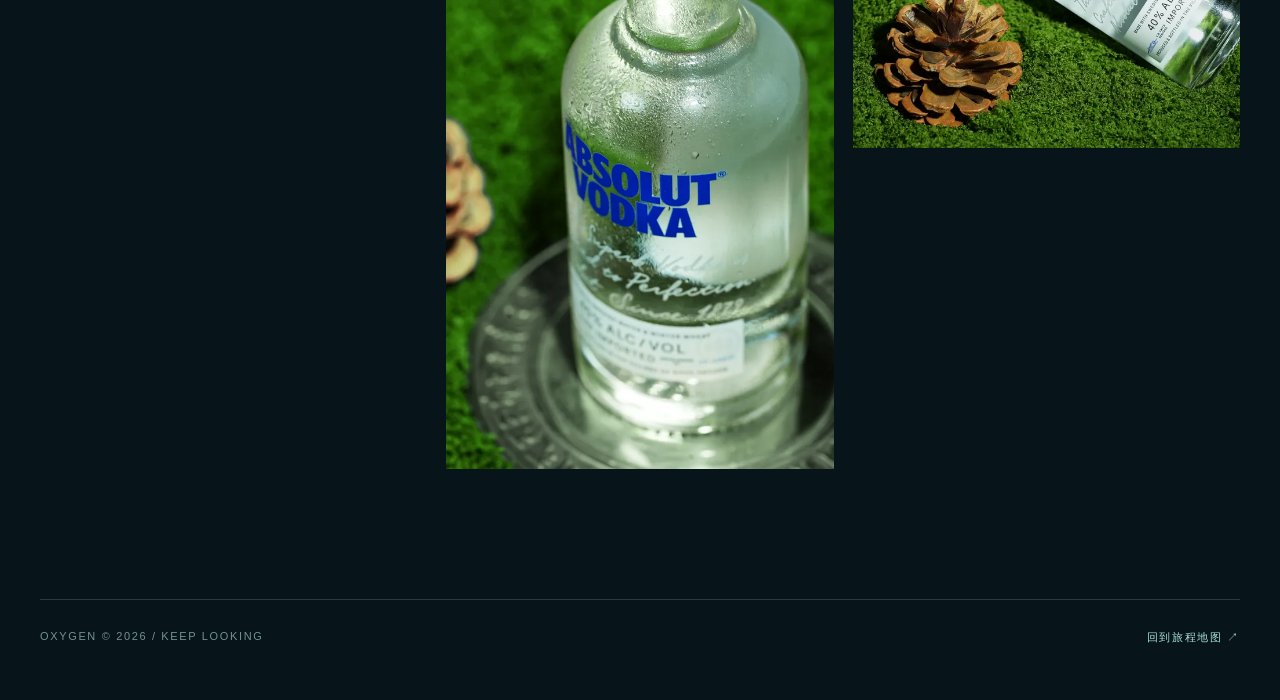
<file: photo-studies.html>
<!DOCTYPE html>
<html lang="zh-CN">
<head>
  <meta charset="UTF-8">
  <meta name="viewport" content="width=device-width, initial-scale=1.0">
  <meta name="theme-color" content="#07151b">
  <meta name="description" content="OXYGEN 的产品摄影：按课程与主题整理的影像记录。">
  <title>产品摄影｜OXYGEN</title>
  <link rel="stylesheet" href="styles.css">
  <link rel="stylesheet" href="site-refine.css">
  <link rel="stylesheet" href="photo-journal.css">
  <link rel="stylesheet" href="photo-studies.css">
</head>
<body class="journal-body studies-body">
  <header class="header journal-header">
    <nav aria-label="主导航">
      <a class="logo brand-wordmark" href="index.html" aria-label="OXYGEN，返回首页"><span class="brand-name">O<span class="brand-code">XYG</span>EN<span class="brand-period">.</span></span></a>
      <ul><li><a href="index.html#about">关于</a></li><li><a href="index.html#portfolio">创作</a></li><li><a href="photo-journal.html" aria-current="page">记录</a></li><li><a href="index.html#contact">联系</a></li></ul>
      <a class="header-back" href="index.html#spaces">返回首页 ↗</a>
    </nav>
  </header>

  <main class="journal-page">
    <nav class="journal-collection-nav" aria-label="记录分类"><a href="photo-journal.html"><span>01</span> 旅程地图 <i aria-hidden="true">↗</i></a><a href="photo-studies.html" aria-current="page"><span>02</span> 产品摄影 <i aria-hidden="true">↗</i></a></nav>
    <section class="studies-intro" aria-labelledby="studies-title">
      <div class="studies-intro-copy"><p class="journal-overline"><span class="journal-overline-dot" aria-hidden="true"></span> 02 / OBSERVE · PRODUCT PHOTOGRAPHY</p><h1 id="studies-title">产品<span>摄影.</span></h1><p>以产品为主角，观察材质、形态与光线。</p></div>
      <div class="studies-intro-art" aria-hidden="true"><span>OXYGEN / VISUAL NOTES</span><div class="studies-aperture"><i></i><i></i><i></i></div><small>LOOK CLOSER / 001</small></div>
    </section>

    <div class="studies-collections" id="studies-collections"></div>

    <footer class="journal-footer"><span>OXYGEN © 2026 / KEEP LOOKING</span><a href="photo-journal.html">回到旅程地图 ↗</a></footer>
  </main>

  <dialog class="journal-lightbox" id="studies-lightbox" aria-label="查看产品摄影作品"><button class="journal-lightbox-close" type="button" aria-label="关闭照片">×</button><button class="journal-lightbox-prev" type="button" aria-label="上一张照片">←</button><figure><img id="studies-lightbox-image" alt=""><figcaption id="studies-lightbox-caption"></figcaption></figure><button class="journal-lightbox-next" type="button" aria-label="下一张照片">→</button></dialog>
  <script src="photo-studies-data.js"></script>
  <script src="photo-studies.js"></script>
</body>
</html>
</file>
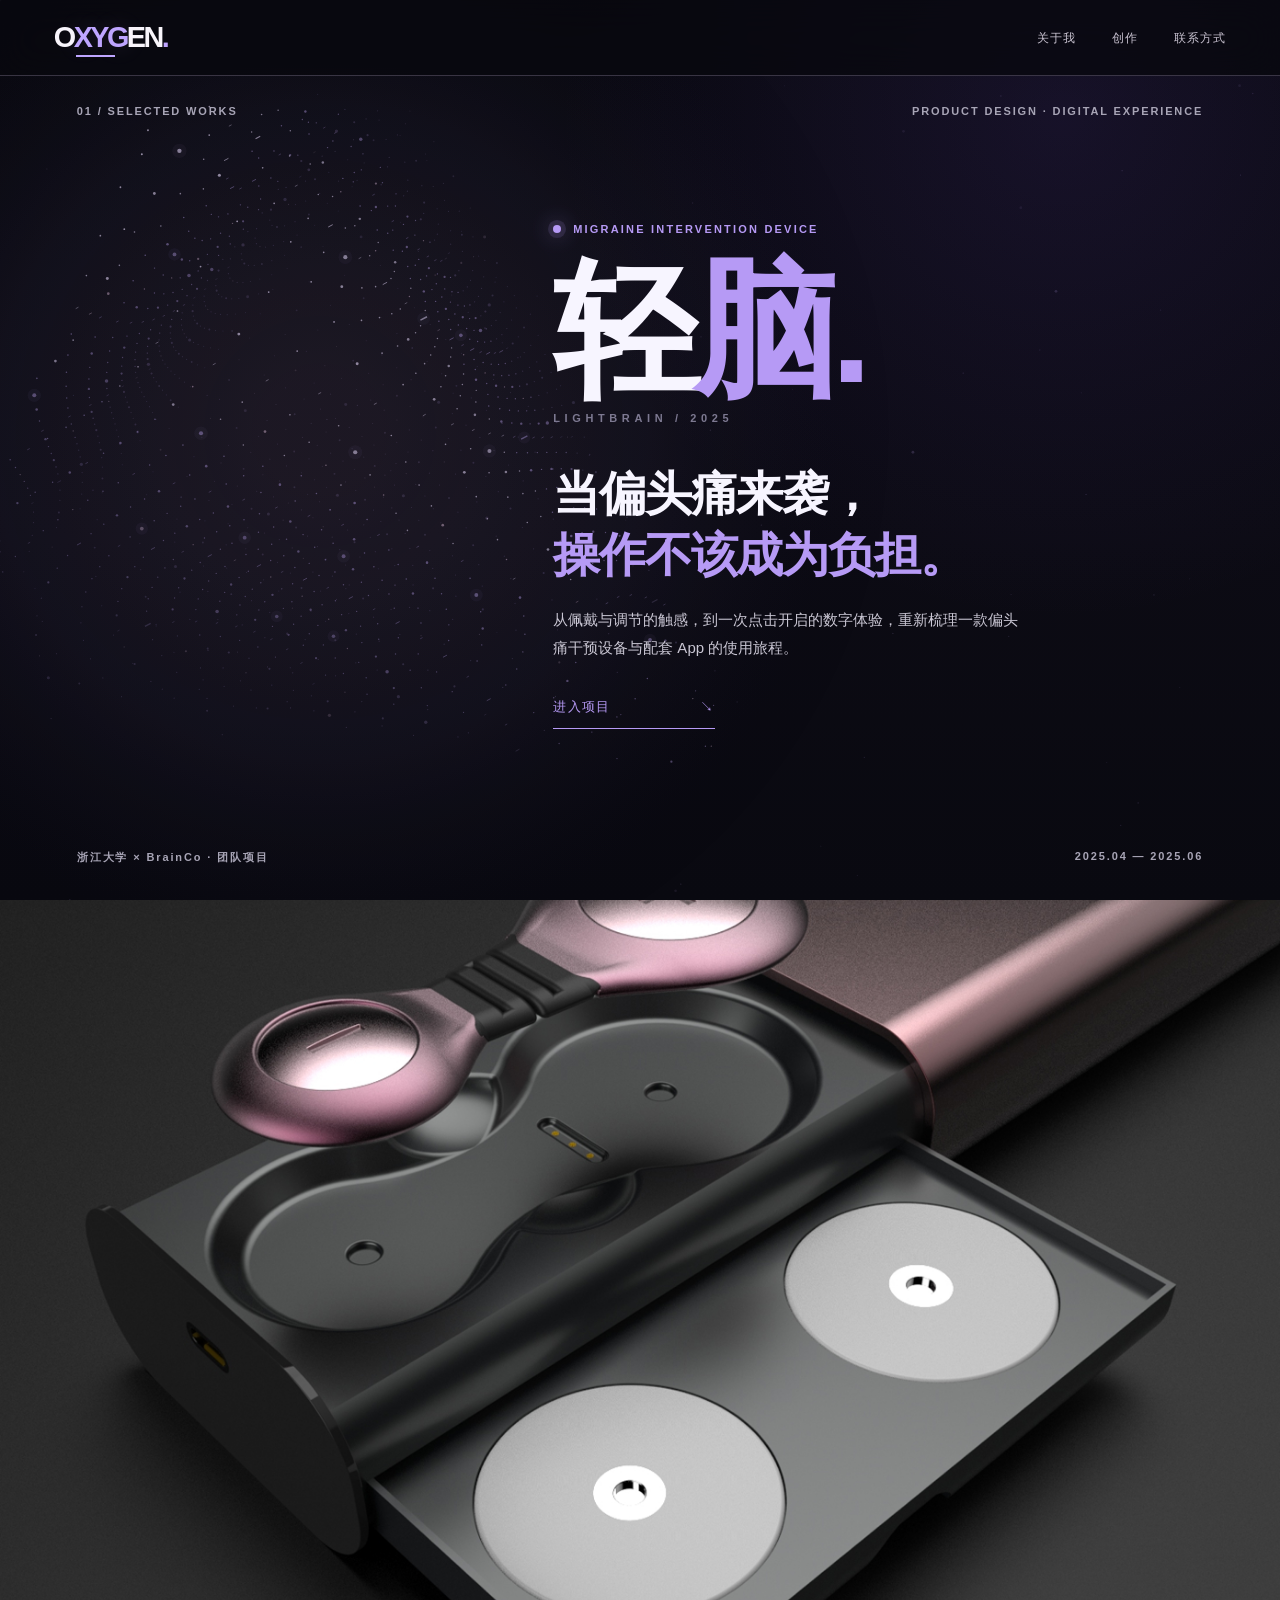
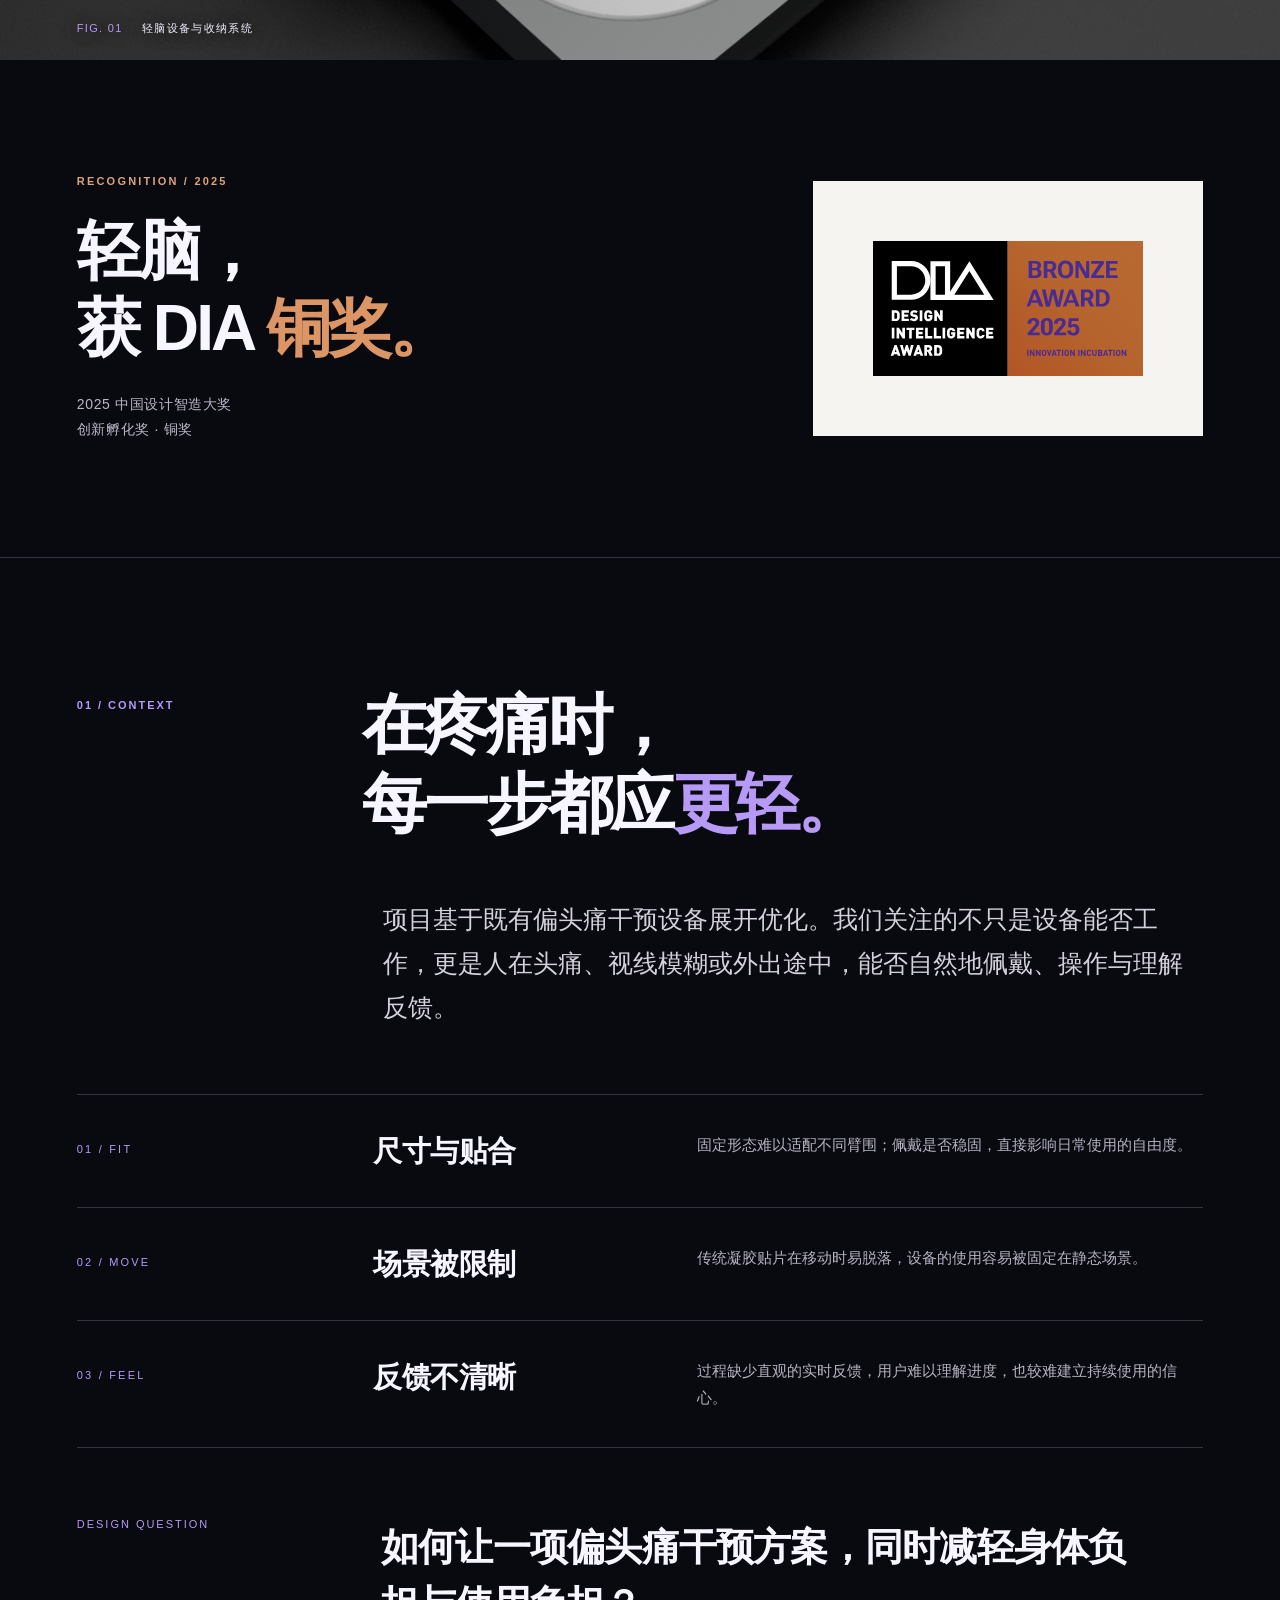
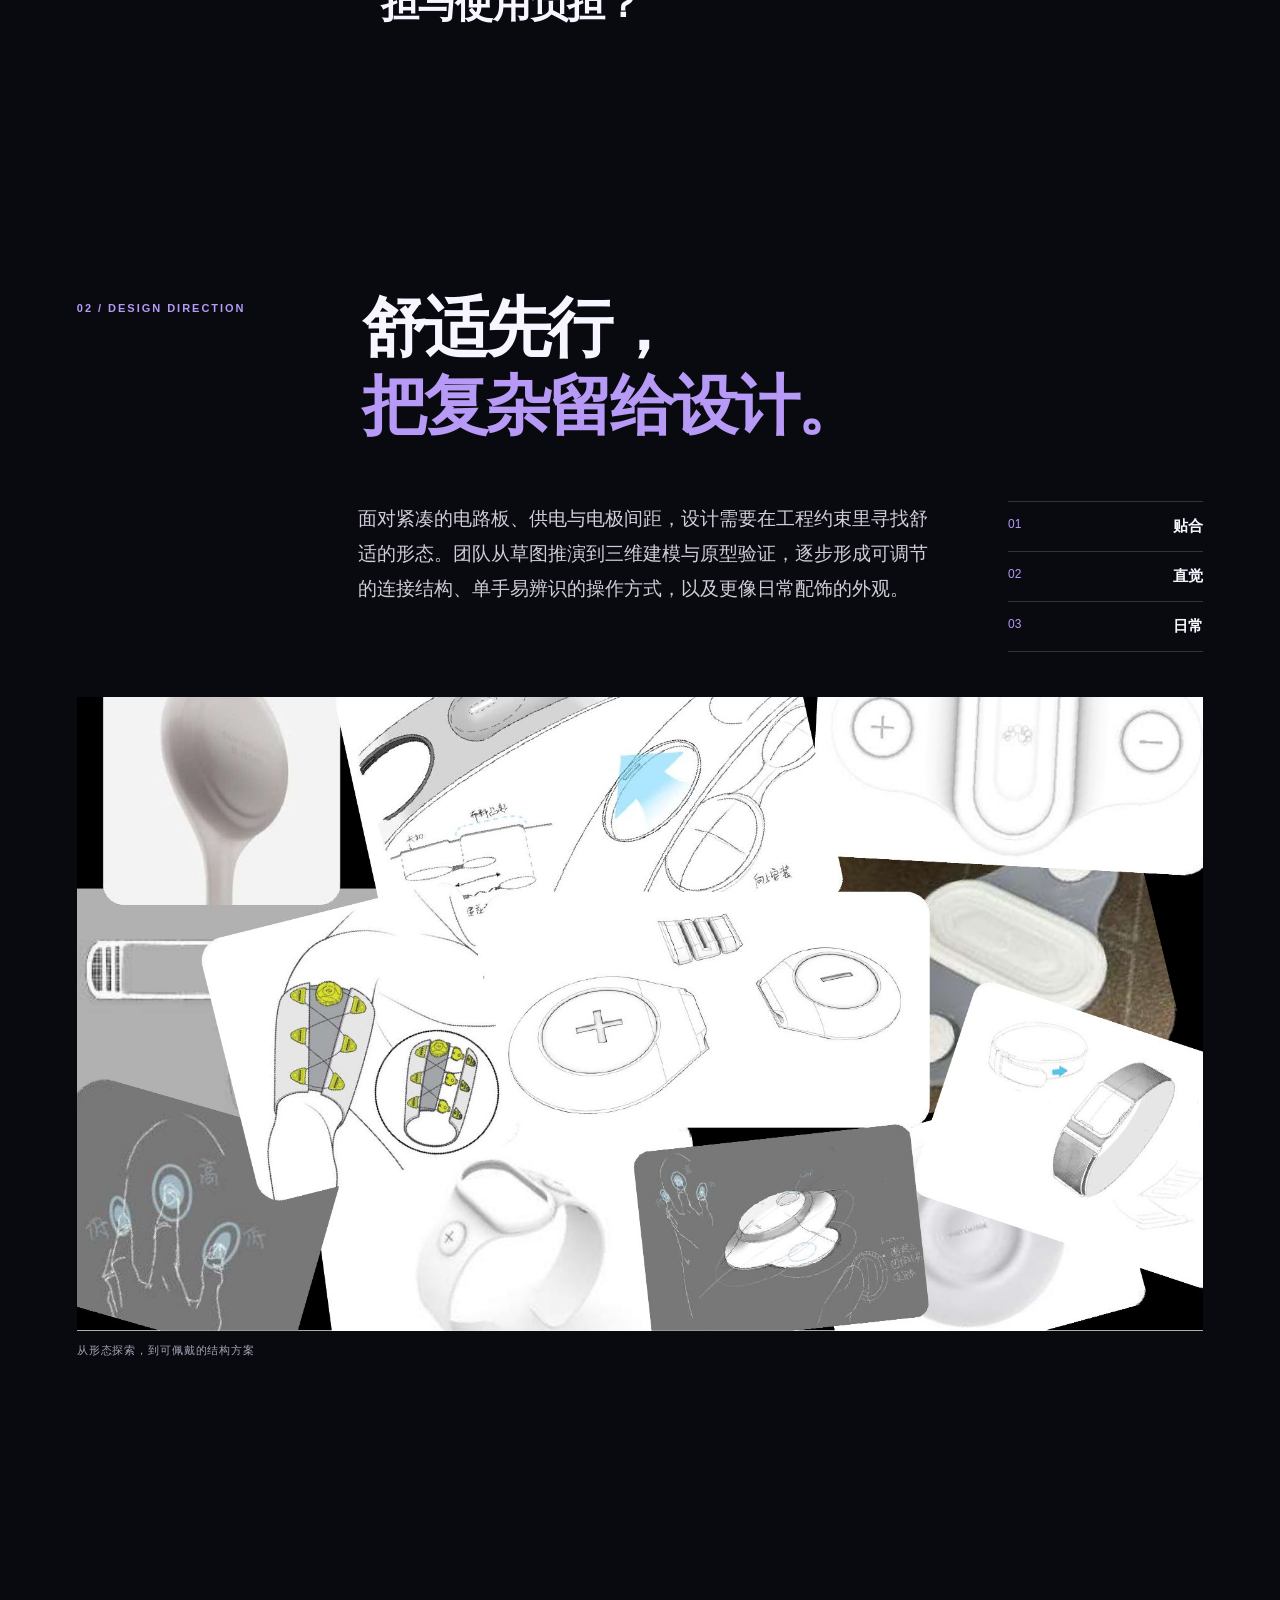
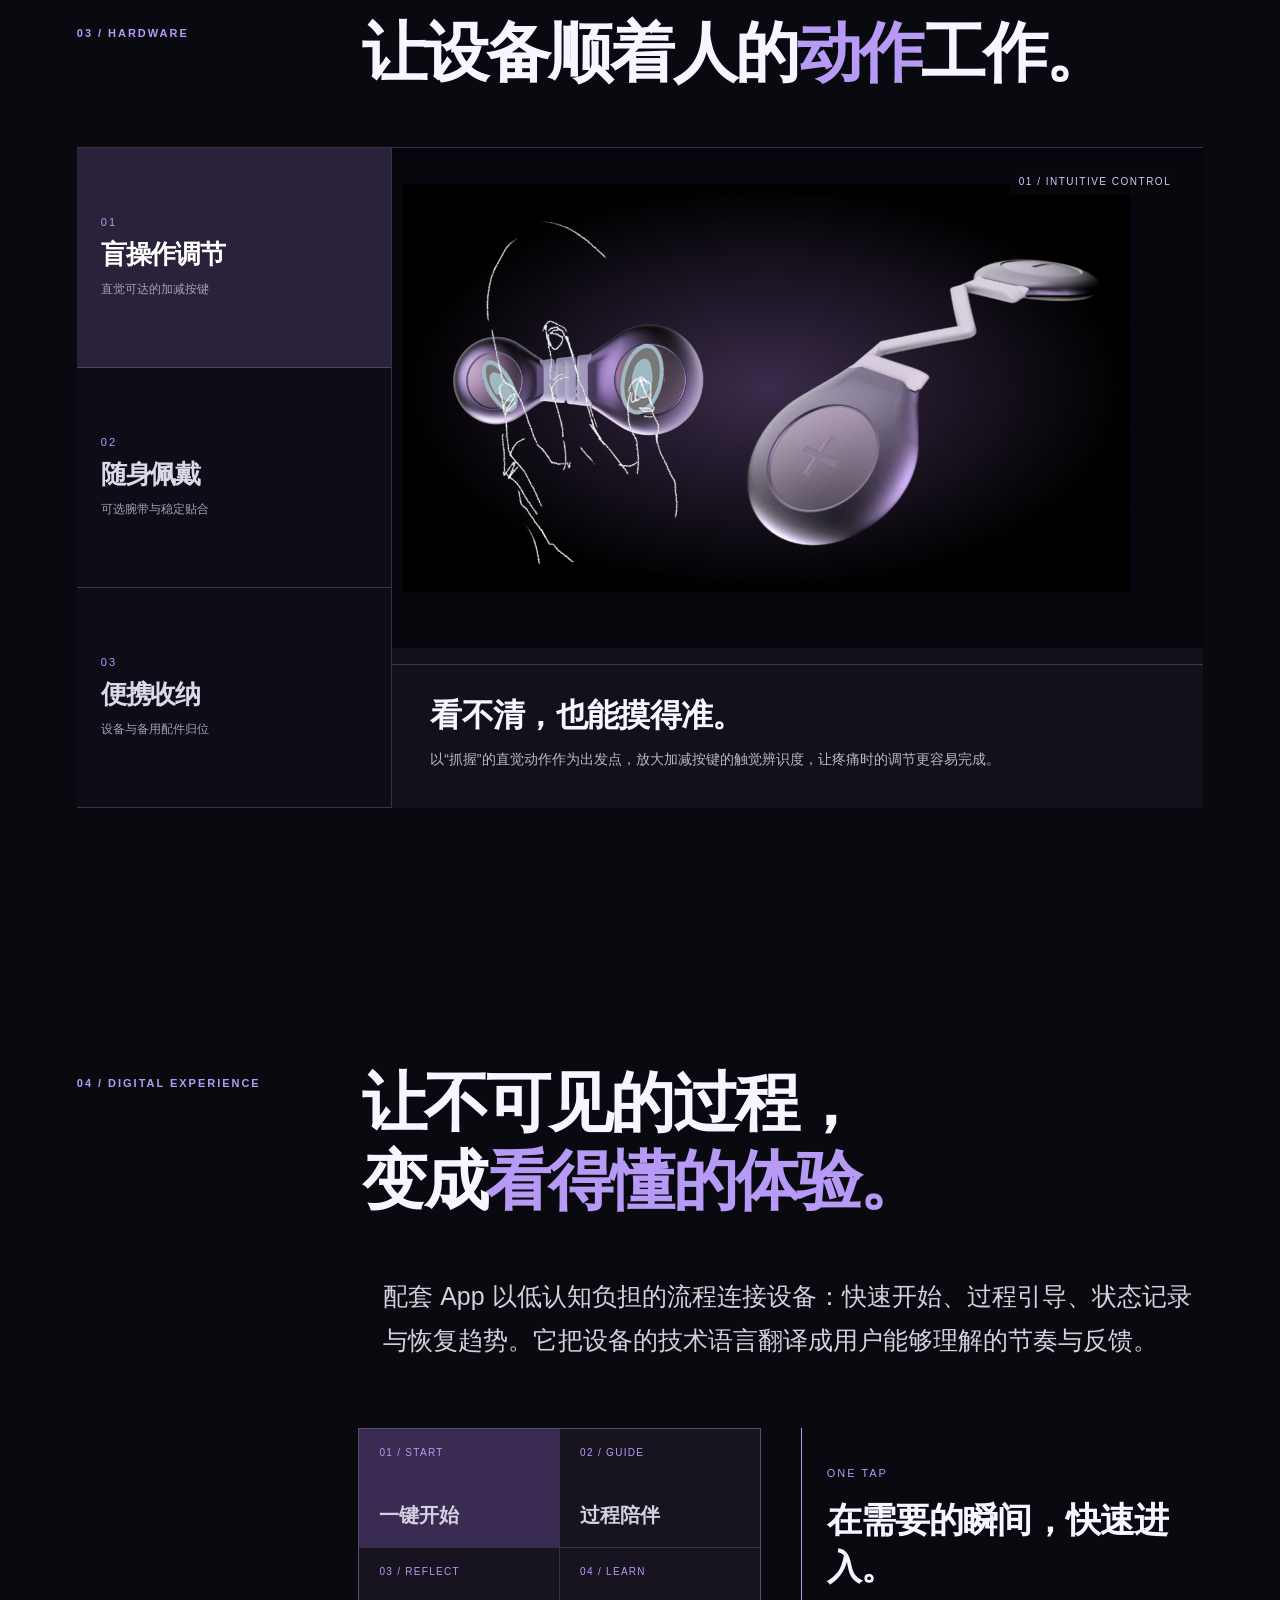
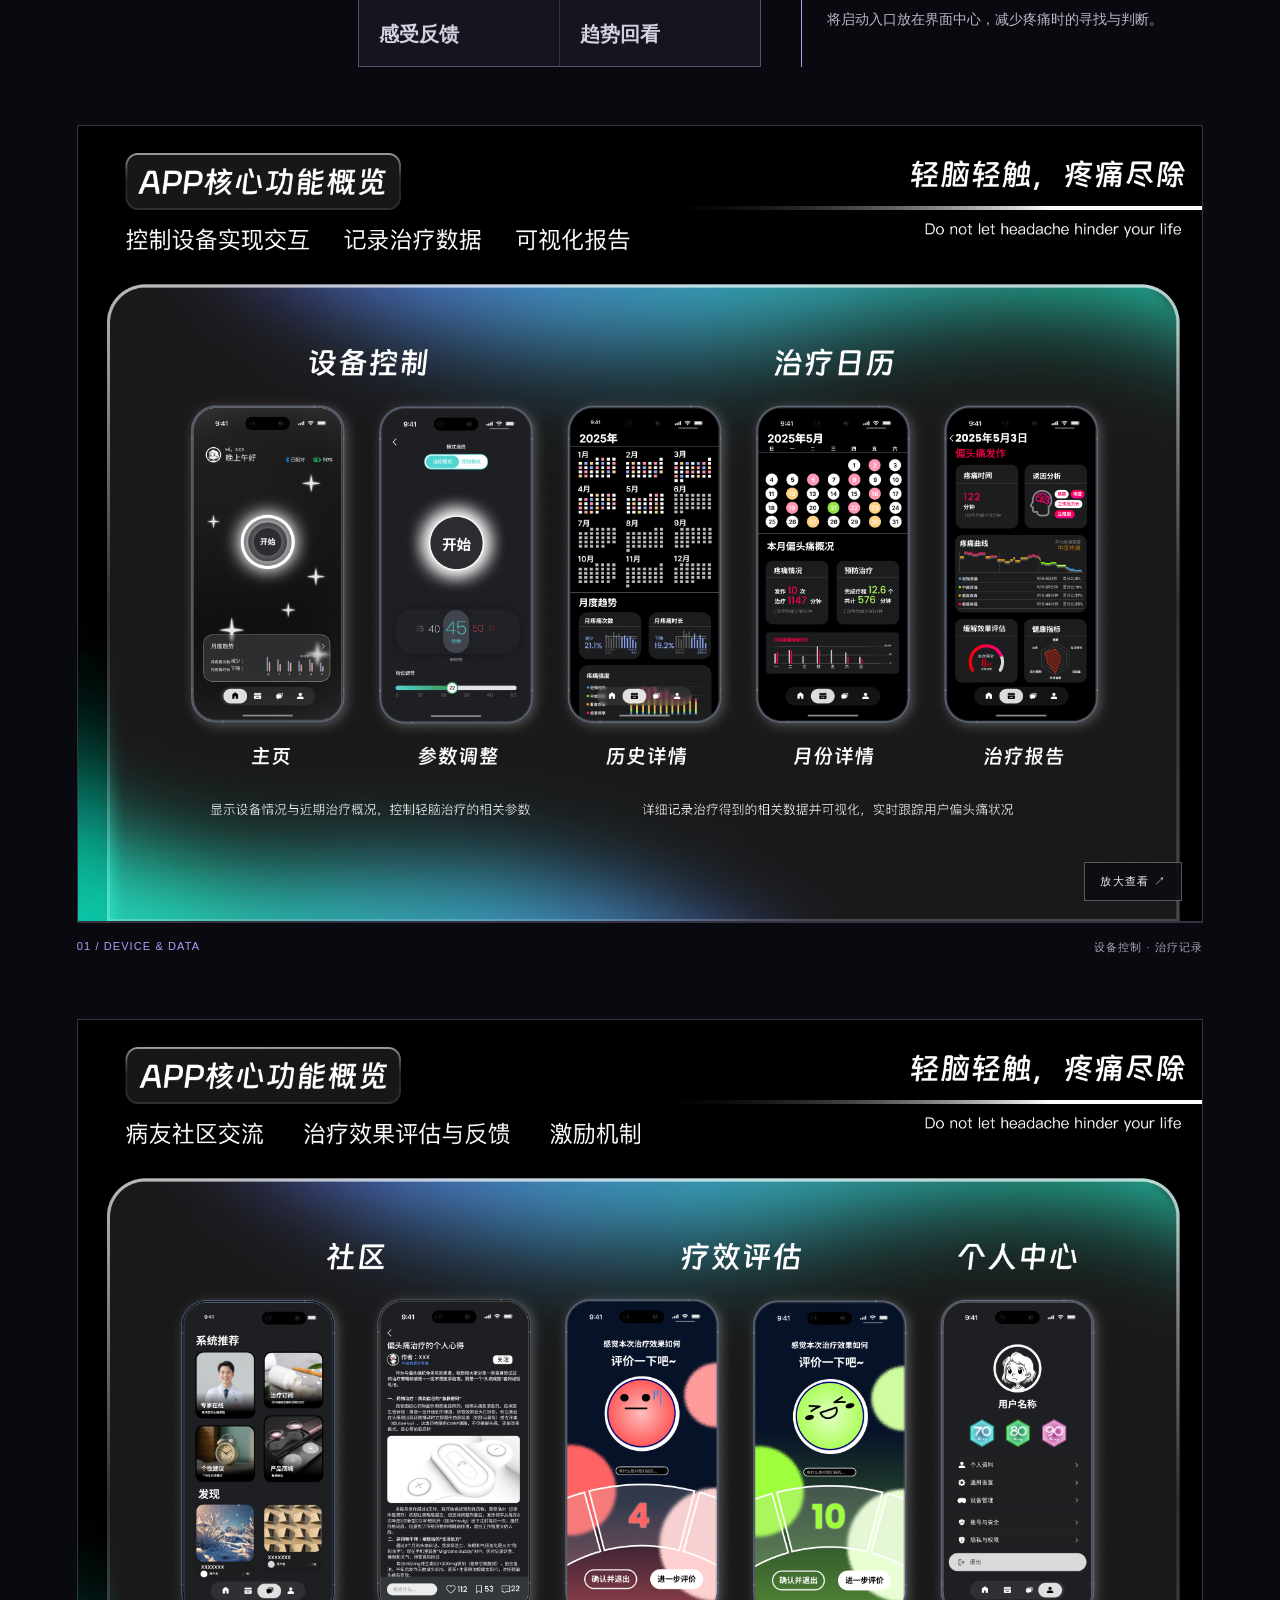
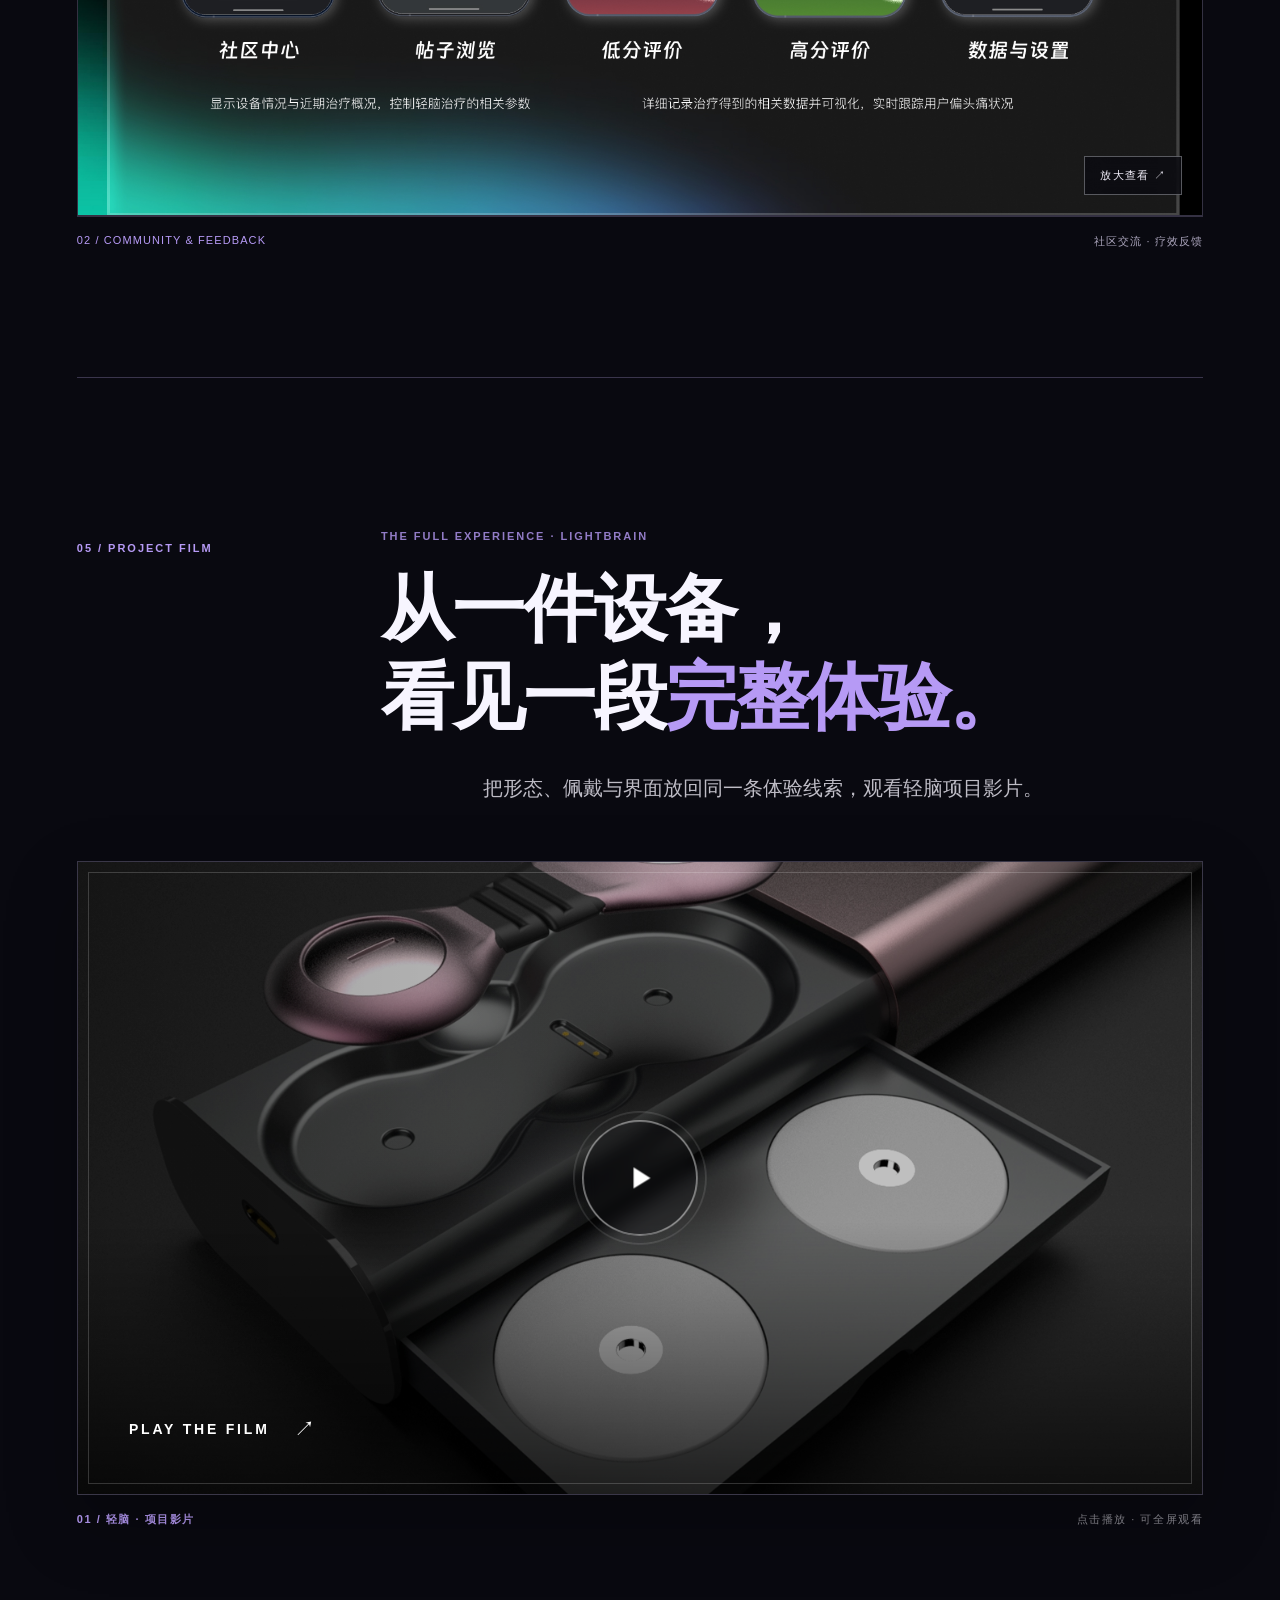
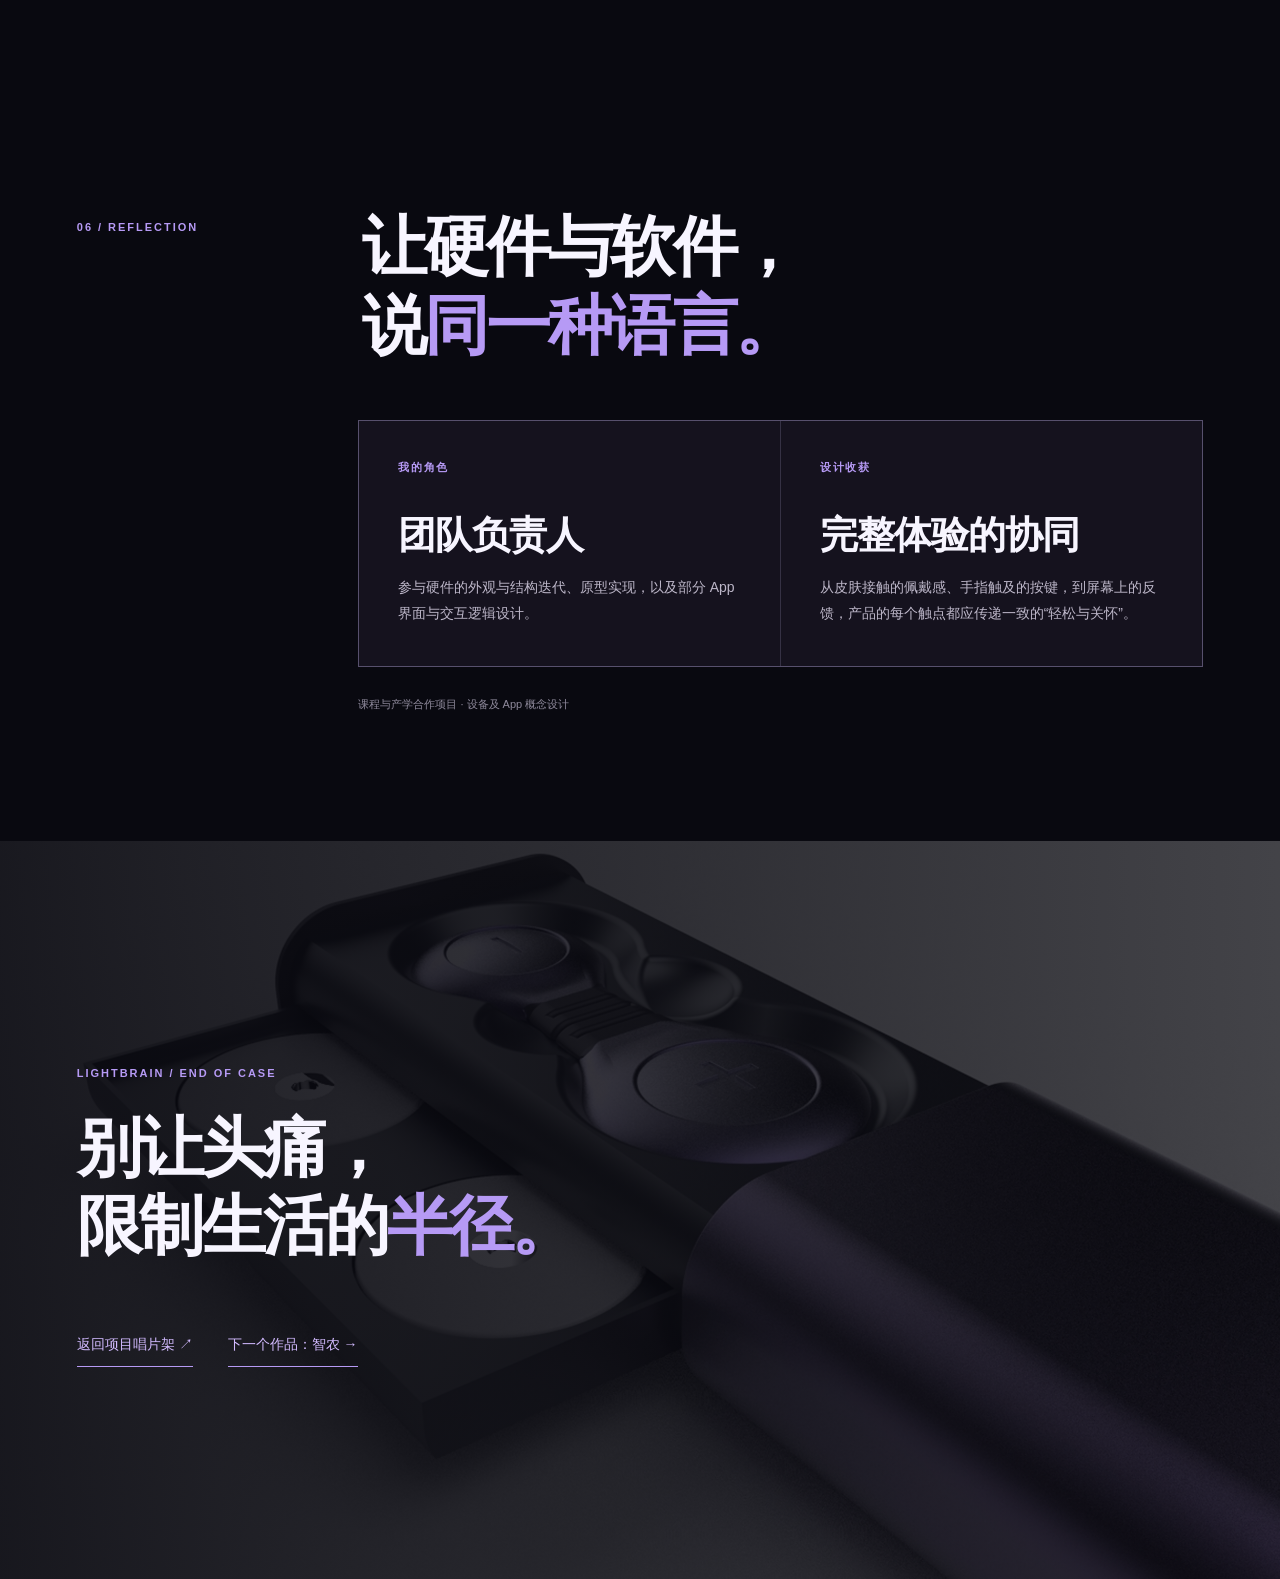
<file: portfolio-1.html>
<!DOCTYPE html>
<html lang="zh-CN">
<head>
  <meta charset="UTF-8">
  <meta name="viewport" content="width=device-width, initial-scale=1.0">
  <meta name="theme-color" content="#090910">
  <meta name="description" content="轻脑：偏头痛干预设备的工程与体验优化设计。了解设备结构、佩戴体验与配套 App 的设计过程。">
  <title>轻脑 LightBrain｜OXYGEN</title>
  <link rel="stylesheet" href="styles.css">
  <link rel="stylesheet" href="qingnao.css">
  <link rel="stylesheet" href="project-video.css">
  <link rel="stylesheet" href="site-refine.css">
</head>
<body class="qn-body">
  <canvas id="circleCanvas" aria-hidden="true"></canvas>
  <header class="header qn-header">
    <nav aria-label="主导航"><a href="index.html" class="logo brand-wordmark" aria-label="OXYGEN，返回首页"><span class="brand-name">O<span class="brand-code">XYG</span>EN<span class="brand-period">.</span></span></a><ul><li><a href="index.html#about">关于我</a></li><li><a href="index.html#portfolio">创作</a></li><li><a href="index.html#contact">联系方式</a></li></ul><a class="header-back" href="index.html#portfolio">返回创作 ↗</a></nav>
    <span class="qn-progress" aria-hidden="true"></span>
  </header>
  <main class="qn-page">
    <section class="qn-hero" aria-labelledby="qn-title">
      <div class="qn-hero-top"><span>01 / SELECTED WORKS</span><span>PRODUCT DESIGN · DIGITAL EXPERIENCE</span></div>
      <div class="qn-hero-copy">
        <p class="qn-overline"><span class="qn-pulse" aria-hidden="true"></span> MIGRAINE INTERVENTION DEVICE</p>
        <h1 id="qn-title">轻<span>脑.</span></h1>
        <p class="qn-hero-en">LIGHTBRAIN / 2025</p>
        <h2>当偏头痛来袭，<br><em>操作不该成为负担。</em></h2>
        <p class="qn-hero-summary">从佩戴与调节的触感，到一次点击开启的数字体验，重新梳理一款偏头痛干预设备与配套 App 的使用旅程。</p>
        <a class="qn-link" href="#context">进入项目 <span aria-hidden="true">↘</span></a>
      </div>
      <div class="qn-hero-foot"><span>浙江大学 × BrainCo · 团队项目</span><span>2025.04 — 2025.06</span></div>
    </section>

    <figure class="qn-opening-image"><img src="images/portfolio/portfolio1-bg.jpg" alt="轻脑设备与收纳盒的产品渲染图" fetchpriority="high"><figcaption><span>FIG. 01</span> 轻脑设备与收纳系统</figcaption></figure>

    <aside class="qn-award" aria-labelledby="qn-award-title">
      <div class="qn-award-copy">
        <span class="qn-award-kicker">RECOGNITION / 2025</span>
        <h2 id="qn-award-title">轻脑，<br>获 DIA <em>铜奖。</em></h2>
        <p>2025 中国设计智造大奖<br>创新孵化奖 · 铜奖</p>
      </div>
      <div class="qn-award-emblem"><img src="images/awards/dia-2025-innovation-incubation-bronze.svg" alt="2025 中国设计智造大奖创新孵化奖铜奖官方徽标" loading="lazy"></div>
    </aside>

    <section class="qn-section qn-context" id="context" aria-labelledby="qn-context-title">
      <div class="qn-section-heading"><span>01 / CONTEXT</span><h2 id="qn-context-title">在疼痛时，<br>每一步都应<span>更轻。</span></h2></div>
      <p class="qn-lede">项目基于既有偏头痛干预设备展开优化。我们关注的不只是设备能否工作，更是人在头痛、视线模糊或外出途中，能否自然地佩戴、操作与理解反馈。</p>
      <div class="qn-frictions">
        <article><span>01 / FIT</span><h3>尺寸与贴合</h3><p>固定形态难以适配不同臂围；佩戴是否稳固，直接影响日常使用的自由度。</p></article>
        <article><span>02 / MOVE</span><h3>场景被限制</h3><p>传统凝胶贴片在移动时易脱落，设备的使用容易被固定在静态场景。</p></article>
        <article><span>03 / FEEL</span><h3>反馈不清晰</h3><p>过程缺少直观的实时反馈，用户难以理解进度，也较难建立持续使用的信心。</p></article>
      </div>
      <div class="qn-question"><span>DESIGN QUESTION</span><p>如何让一项偏头痛干预方案，同时减轻身体负担与使用负担？</p></div>
    </section>

    <section class="qn-section qn-approach" id="approach" aria-labelledby="qn-approach-title">
      <div class="qn-section-heading"><span>02 / DESIGN DIRECTION</span><h2 id="qn-approach-title">舒适先行，<br><span>把复杂留给设计。</span></h2></div>
      <div class="qn-approach-layout"><p>面对紧凑的电路板、供电与电极间距，设计需要在工程约束里寻找舒适的形态。团队从草图推演到三维建模与原型验证，逐步形成可调节的连接结构、单手易辨识的操作方式，以及更像日常配饰的外观。</p><div class="qn-approach-index"><span>01 <b>贴合</b></span><span>02 <b>直觉</b></span><span>03 <b>日常</b></span></div></div>
      <figure class="qn-process-image"><img src="images/portfolio/qingnao-process.jpg" alt="轻脑设备结构、佩戴方式和外观的设计草图拼贴" loading="lazy"><figcaption>从形态探索，到可佩戴的结构方案</figcaption></figure>
    </section>

    <section class="qn-section qn-hardware" id="hardware" aria-labelledby="qn-hardware-title">
      <div class="qn-section-heading"><span>03 / HARDWARE</span><h2 id="qn-hardware-title">让设备顺着人的<span>动作</span>工作。</h2></div>
      <div class="qn-hardware-shell">
        <div class="qn-hardware-tabs" role="tablist" aria-label="设备设计细节">
          <button type="button" class="qn-hardware-tab is-active" role="tab" id="qn-tab-1" aria-controls="qn-panel-1" aria-selected="true" tabindex="0"><span>01</span><strong>盲操作调节</strong><small>直觉可达的加减按键</small></button>
          <button type="button" class="qn-hardware-tab" role="tab" id="qn-tab-2" aria-controls="qn-panel-2" aria-selected="false" tabindex="-1"><span>02</span><strong>随身佩戴</strong><small>可选腕带与稳定贴合</small></button>
          <button type="button" class="qn-hardware-tab" role="tab" id="qn-tab-3" aria-controls="qn-panel-3" aria-selected="false" tabindex="-1"><span>03</span><strong>便携收纳</strong><small>设备与备用配件归位</small></button>
        </div>
        <div class="qn-hardware-panels">
          <article class="qn-hardware-panel" role="tabpanel" id="qn-panel-1" aria-labelledby="qn-tab-1"><figure><img src="images/portfolio/qingnao-blind-control.png" alt="手指在轻脑设备上进行盲操作调节，旁边展示带加号按键的设备特写" loading="lazy"><figcaption>01 / INTUITIVE CONTROL</figcaption></figure><div><h3>看不清，也能摸得准。</h3><p>以“抓握”的直觉动作作为出发点，放大加减按键的触觉辨识度，让疼痛时的调节更容易完成。</p></div></article>
          <article class="qn-hardware-panel" role="tabpanel" id="qn-panel-2" aria-labelledby="qn-tab-2" hidden><figure><img src="images/portfolio/portfolio1-detail4.webp" alt="紫色、白色和透明的轻脑佩戴腕带方案" loading="lazy"><figcaption>02 / WEARABLE FIT</figcaption></figure><div><h3>从固定使用走向日常移动。</h3><p>可选的佩戴结构帮助设备在通勤与轻活动中保持稳定；不同材质与配色减轻医疗器械的距离感。</p></div></article>
          <article class="qn-hardware-panel" role="tabpanel" id="qn-panel-3" aria-labelledby="qn-tab-3" hidden><figure><img src="images/portfolio/portfolio1-detail2.webp" alt="轻脑设备和备用配件放入便携收纳盒" loading="lazy"><figcaption>03 / READY TO GO</figcaption></figure><div><h3>拿起就走，用完就收。</h3><p>设备与备用配件采用集中收纳方式，让取用、携带与归位成为连贯的日常动作。</p></div></article>
        </div>
      </div>
    </section>

    <section class="qn-section qn-digital" id="digital" aria-labelledby="qn-digital-title">
      <div class="qn-section-heading"><span>04 / DIGITAL EXPERIENCE</span><h2 id="qn-digital-title">让不可见的过程，<br>变成<span>看得懂的体验。</span></h2></div>
      <p class="qn-lede">配套 App 以低认知负担的流程连接设备：快速开始、过程引导、状态记录与恢复趋势。它把设备的技术语言翻译成用户能够理解的节奏与反馈。</p>
      <div class="qn-journey"><div class="qn-journey-steps" role="tablist" aria-label="App 体验流程">
        <button type="button" class="qn-journey-step is-active" role="tab" id="qn-flow-tab-1" aria-controls="qn-flow-1" aria-selected="true" tabindex="0"><span>01 / START</span><strong>一键开始</strong></button>
        <button type="button" class="qn-journey-step" role="tab" id="qn-flow-tab-2" aria-controls="qn-flow-2" aria-selected="false" tabindex="-1"><span>02 / GUIDE</span><strong>过程陪伴</strong></button>
        <button type="button" class="qn-journey-step" role="tab" id="qn-flow-tab-3" aria-controls="qn-flow-3" aria-selected="false" tabindex="-1"><span>03 / REFLECT</span><strong>感受反馈</strong></button>
        <button type="button" class="qn-journey-step" role="tab" id="qn-flow-tab-4" aria-controls="qn-flow-4" aria-selected="false" tabindex="-1"><span>04 / LEARN</span><strong>趋势回看</strong></button>
      </div><div class="qn-flow-copy" aria-live="polite">
        <article id="qn-flow-1" role="tabpanel" aria-labelledby="qn-flow-tab-1"><span>ONE TAP</span><h3>在需要的瞬间，快速进入。</h3><p>将启动入口放在界面中心，减少疼痛时的寻找与判断。</p></article>
        <article id="qn-flow-2" role="tabpanel" aria-labelledby="qn-flow-tab-2" hidden><span>CALM RHYTHM</span><h3>让进度可感，而非难以捉摸。</h3><p>通过脉冲可视化与呼吸节奏，给漫长的干预过程一个平静的时间感。</p></article>
        <article id="qn-flow-3" role="tabpanel" aria-labelledby="qn-flow-tab-3" hidden><span>EMOTIONAL FEEDBACK</span><h3>用直观表情，记录当下感受。</h3><p>以更轻松的表达替代冰冷量表，降低完成后反馈的心理负担。</p></article>
        <article id="qn-flow-4" role="tabpanel" aria-labelledby="qn-flow-tab-4" hidden><span>RECOVERY INSIGHTS</span><h3>把零散记录连成可见的趋势。</h3><p>将头痛日记与使用记录可视化，帮助用户回看自己的变化。</p></article>
      </div></div>
      <div class="qn-app-gallery" aria-label="轻脑 App 界面展示">
        <figure class="qn-app-image"><button class="qn-app-open" type="button" aria-label="放大查看设备控制、治疗日历与报告界面"><img src="images/portfolio/qingnao-app-control.jpg" alt="轻脑 App 的设备控制、参数调整、治疗日历和治疗报告界面" loading="lazy"><span aria-hidden="true">放大查看 ↗</span></button><figcaption><span>01 / DEVICE &amp; DATA</span><span>设备控制 · 治疗记录</span></figcaption></figure>
        <figure class="qn-app-image"><button class="qn-app-open" type="button" aria-label="放大查看社区、疗效评估与个人中心界面"><img src="images/portfolio/qingnao-app-community.jpg" alt="轻脑 App 的社区交流、疗效评估和个人中心界面" loading="lazy"><span aria-hidden="true">放大查看 ↗</span></button><figcaption><span>02 / COMMUNITY &amp; FEEDBACK</span><span>社区交流 · 疗效反馈</span></figcaption></figure>
      </div>
    </section>

    <section class="project-film" id="project-film" aria-labelledby="qn-film-title">
      <div class="project-film-heading"><span class="project-film-index">05 / PROJECT FILM</span><div><p class="project-film-kicker">THE FULL EXPERIENCE · LIGHTBRAIN</p><h2 id="qn-film-title">从一件设备，<br>看见一段<span>完整体验。</span></h2></div></div>
      <p class="project-film-intro">把形态、佩戴与界面放回同一条体验线索，观看轻脑项目影片。</p>
      <div class="project-film-frame" data-film="轻脑">
        <button class="project-film-launch" type="button" aria-label="播放轻脑项目影片"><img src="images/portfolio/portfolio1-bg.jpg" alt="轻脑设备与收纳盒的产品画面" loading="lazy"><span class="project-film-shade" aria-hidden="true"></span><span class="project-film-play" aria-hidden="true"><span>▶</span></span><span class="project-film-preview" aria-hidden="true">PLAY THE FILM <b>↗</b></span></button>
        <video class="project-film-video" controls playsinline preload="none" aria-label="轻脑项目影片" hidden><source data-src="video/轻脑.mp4" type="video/mp4">您的浏览器不支持视频播放。</video>
      </div>
      <div class="project-film-caption"><span>01 / 轻脑 · 项目影片</span><span>点击播放 · 可全屏观看</span></div>
    </section>

    <section class="qn-section qn-outcome" id="outcome" aria-labelledby="qn-outcome-title"><div class="qn-section-heading"><span>06 / REFLECTION</span><h2 id="qn-outcome-title">让硬件与软件，<br>说<span>同一种语言。</span></h2></div><div class="qn-outcome-grid"><div><p>我的角色</p><h3>团队负责人</h3><p>参与硬件的外观与结构迭代、原型实现，以及部分 App 界面与交互逻辑设计。</p></div><div><p>设计收获</p><h3>完整体验的协同</h3><p>从皮肤接触的佩戴感、手指触及的按键，到屏幕上的反馈，产品的每个触点都应传递一致的“轻松与关怀”。</p></div></div><p class="qn-note">课程与产学合作项目 · 设备及 App 概念设计</p></section>
    <section class="qn-end" aria-labelledby="qn-end-title"><span>LIGHTBRAIN / END OF CASE</span><h2 id="qn-end-title">别让头痛，<br>限制生活的<span>半径。</span></h2><div><a href="index.html#portfolio">返回项目唱片架 ↗</a><a href="portfolio-5.html">下一个作品：智农 →</a></div></section>
  </main>
  <dialog class="qn-app-lightbox" id="qn-app-lightbox" aria-label="放大查看轻脑 App 界面"><button class="qn-app-lightbox-close" type="button" aria-label="关闭图片">×</button><div class="qn-app-lightbox-stage"><img id="qn-app-lightbox-image" alt=""></div><div class="qn-app-lightbox-footer"><span id="qn-app-lightbox-counter">01 / 02</span><span class="qn-app-lightbox-hint">拖动查看细节</span><div><button class="qn-app-lightbox-prev" type="button" aria-label="上一张图片">←</button><button class="qn-app-lightbox-next" type="button" aria-label="下一张图片">→</button></div></div></dialog>
  <script src="orb.js"></script>
  <script src="qingnao.js"></script>
  <script src="project-video.js"></script>
</body>
</html>
</file>
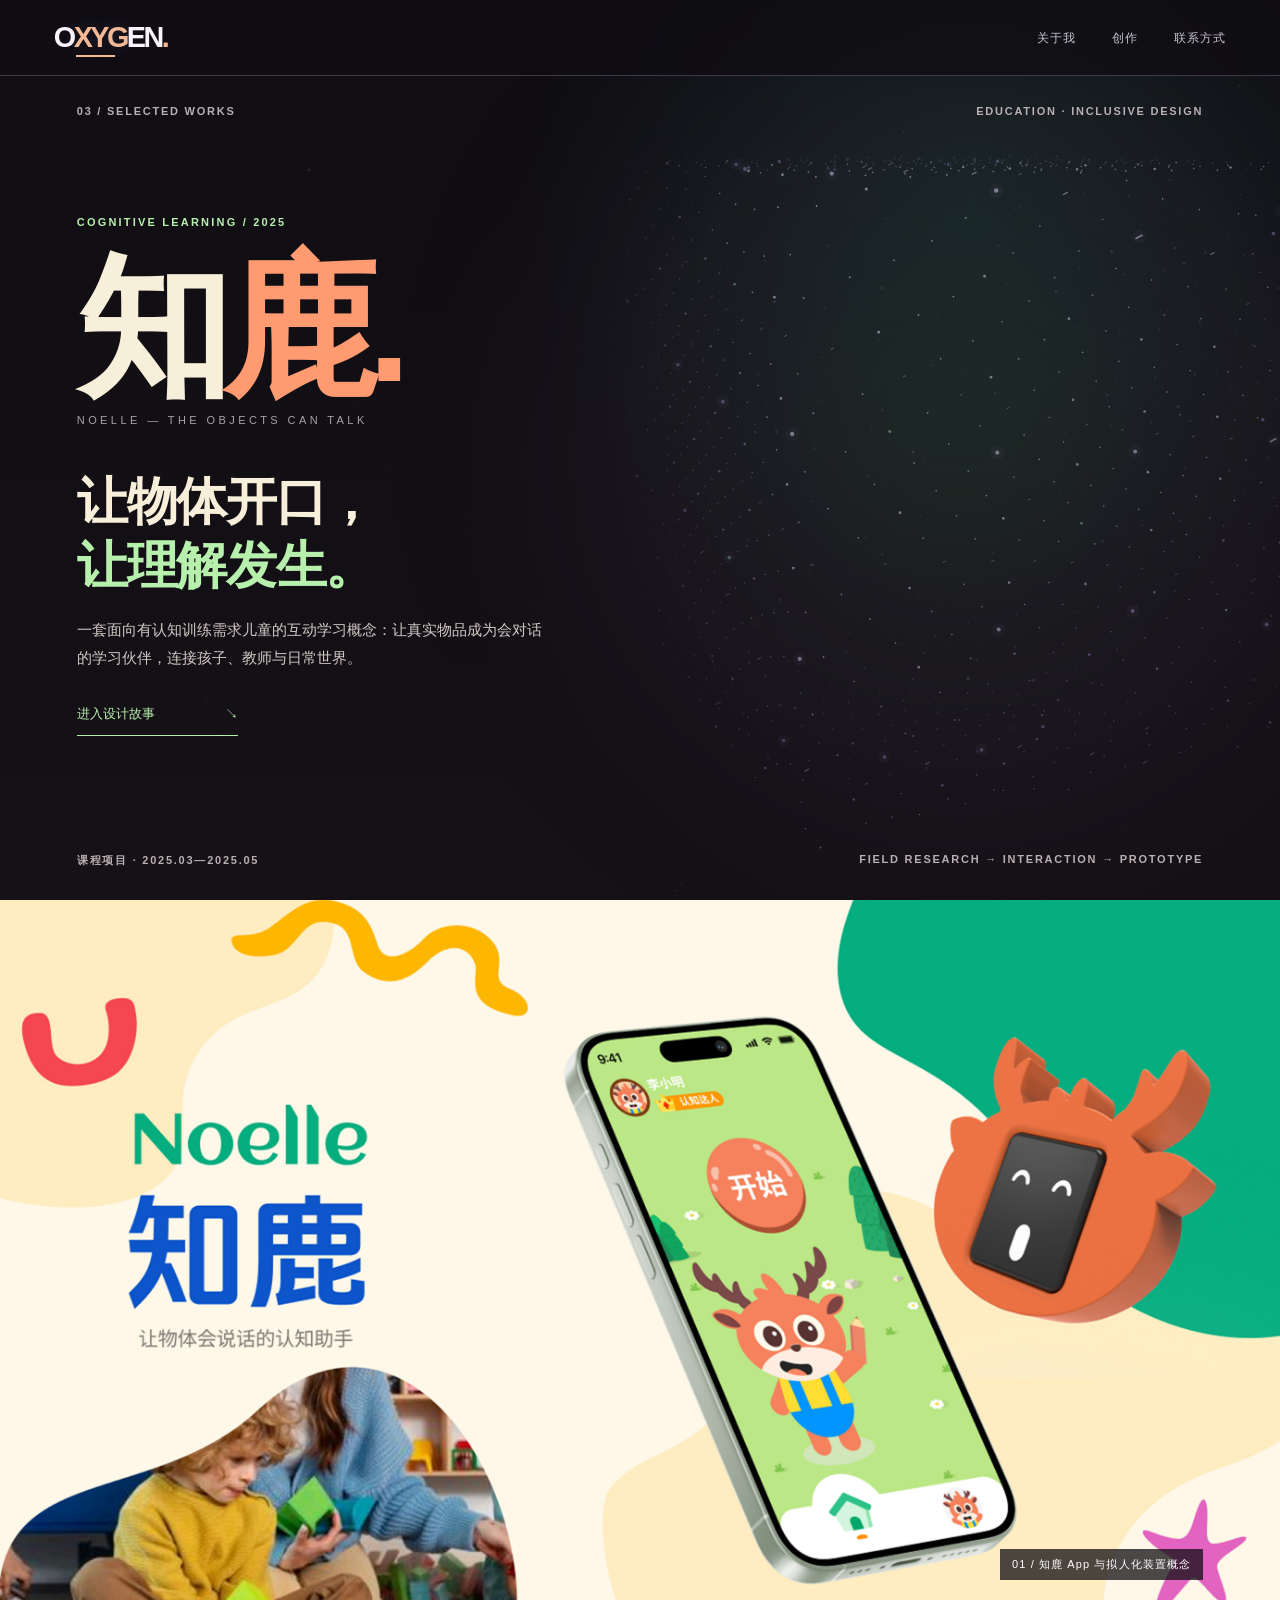
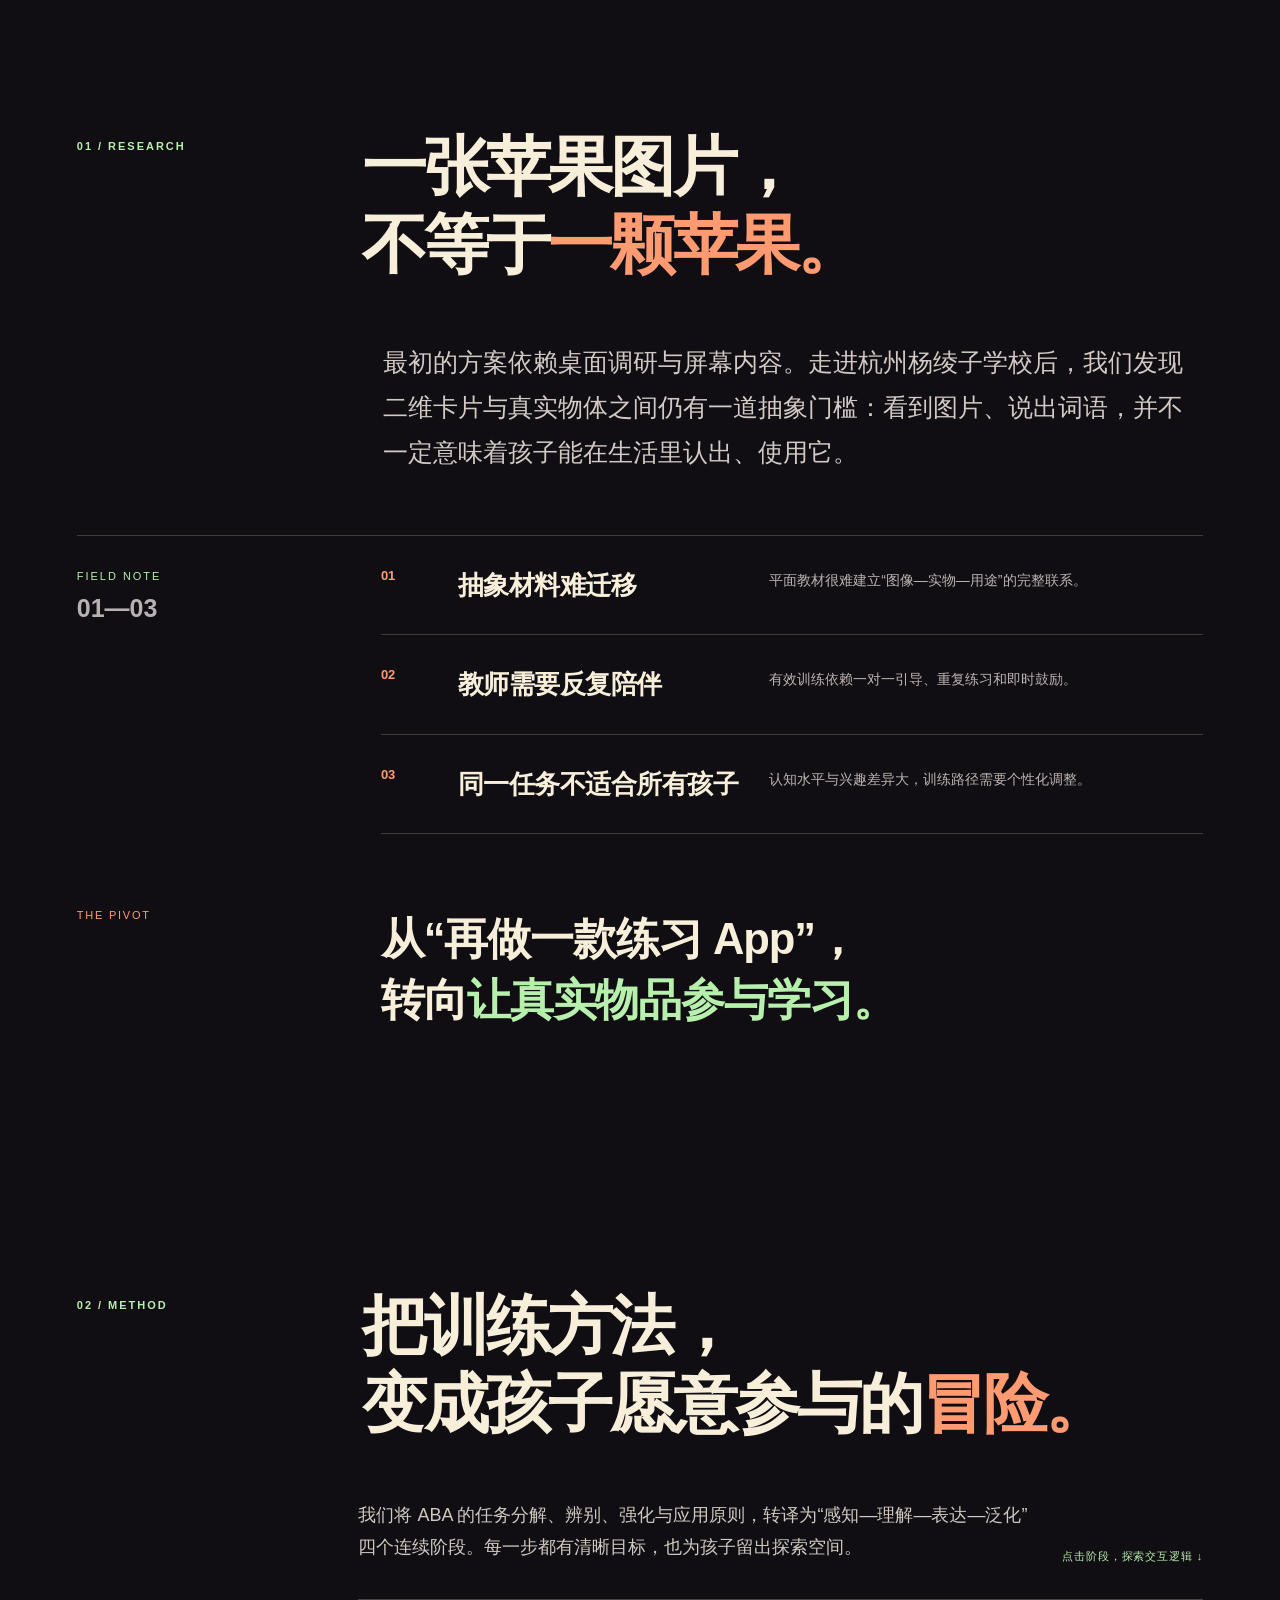
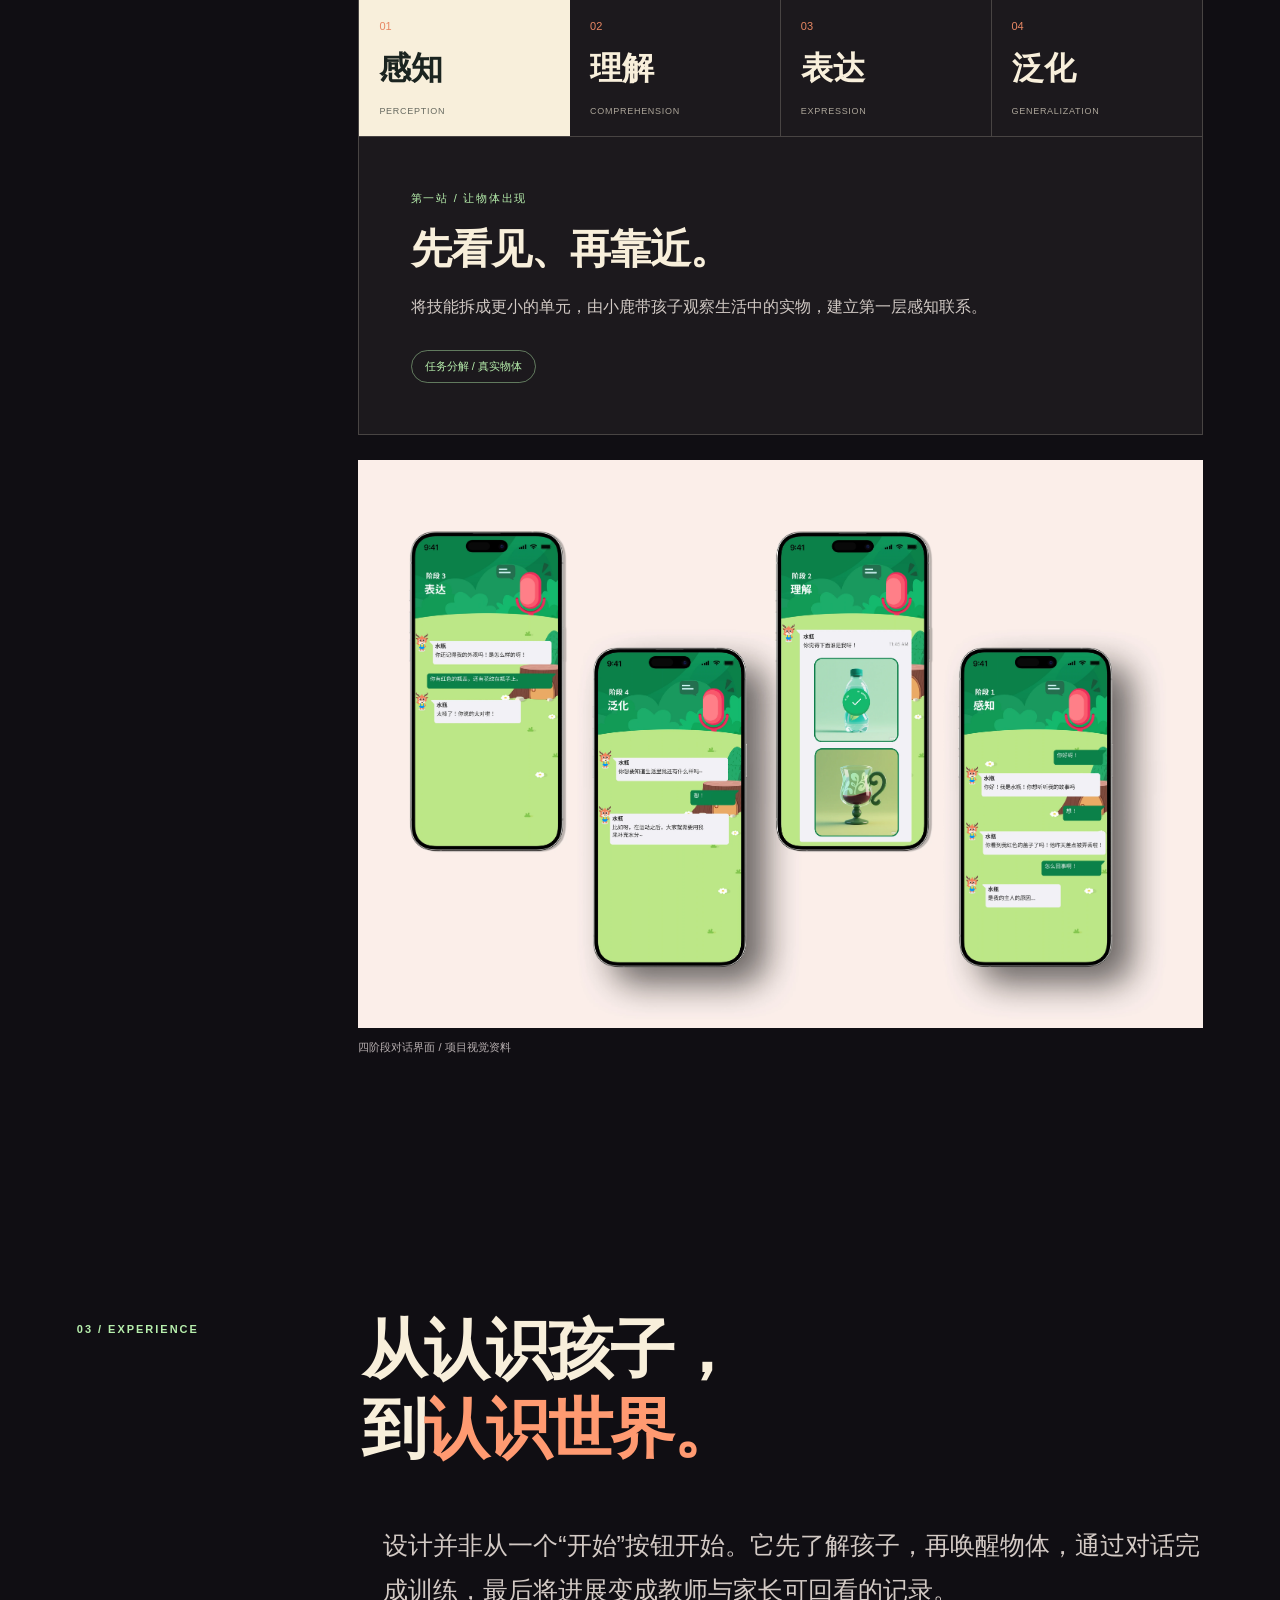
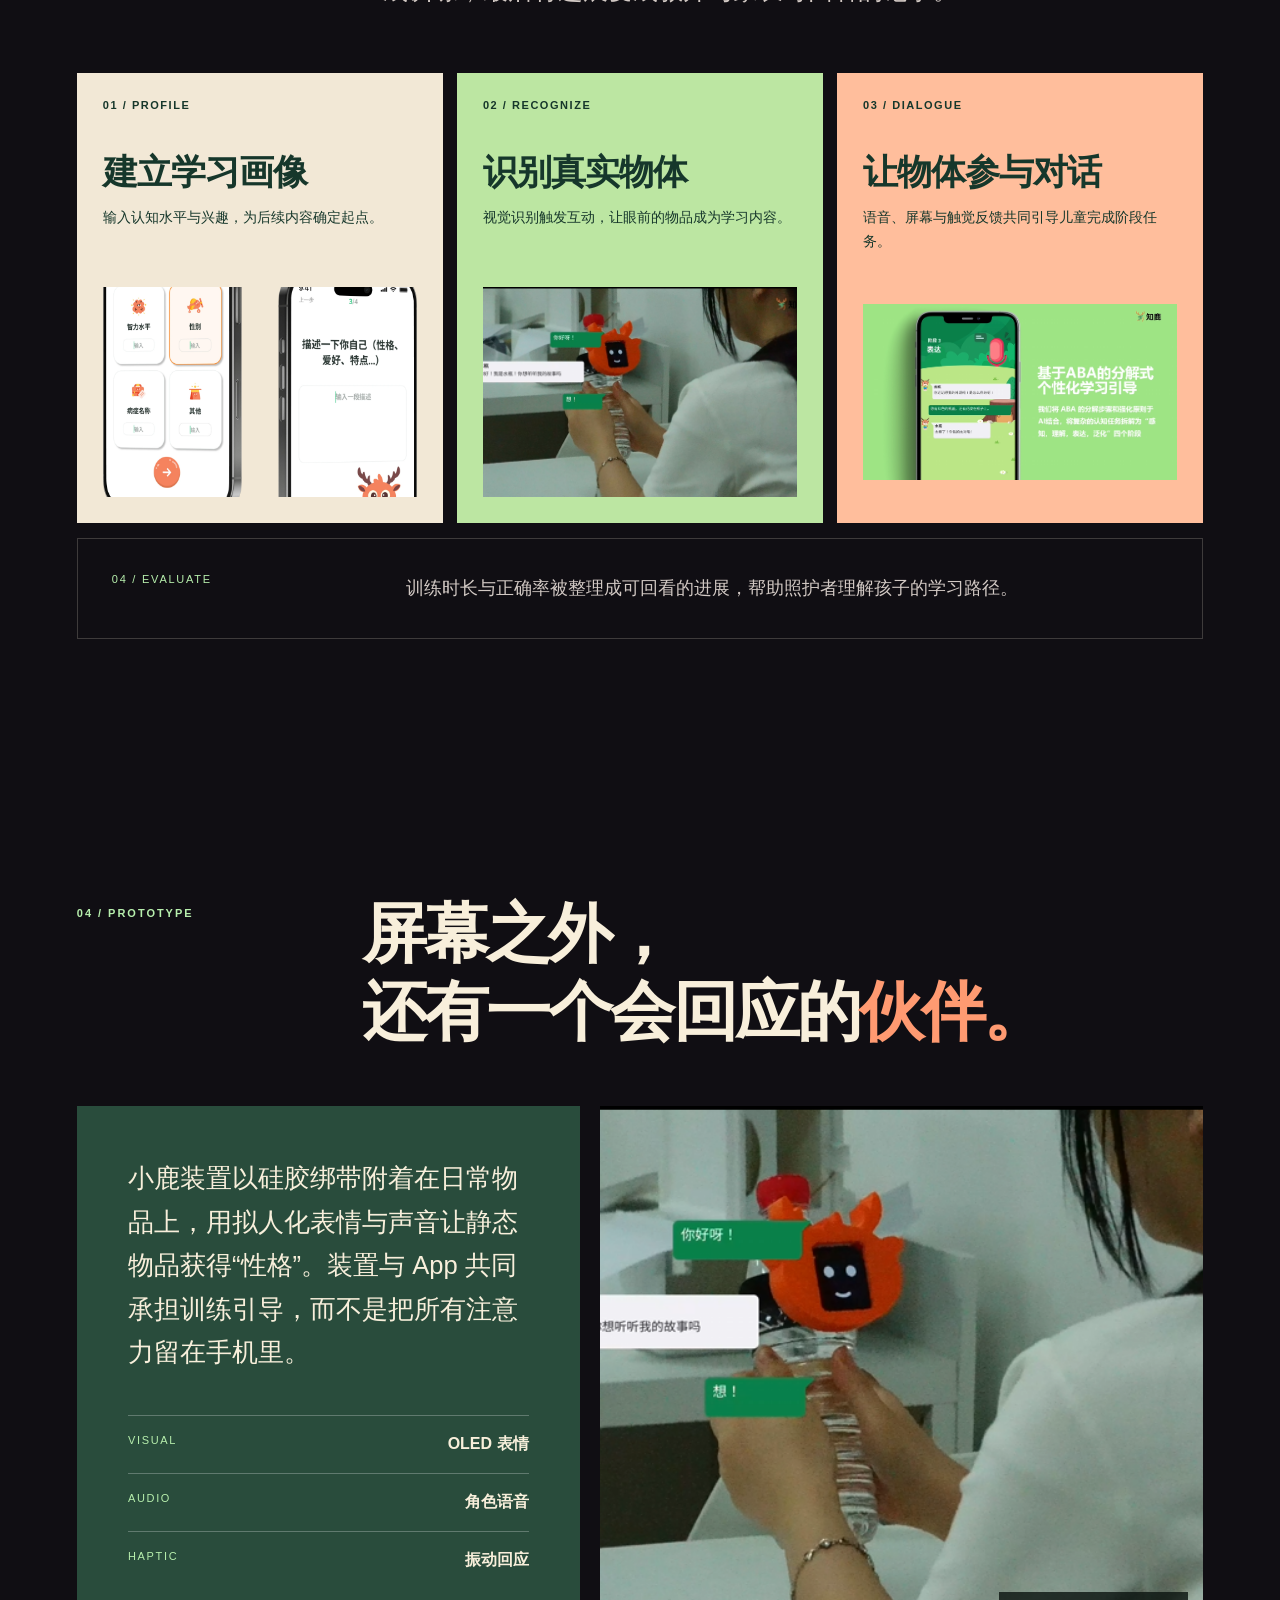
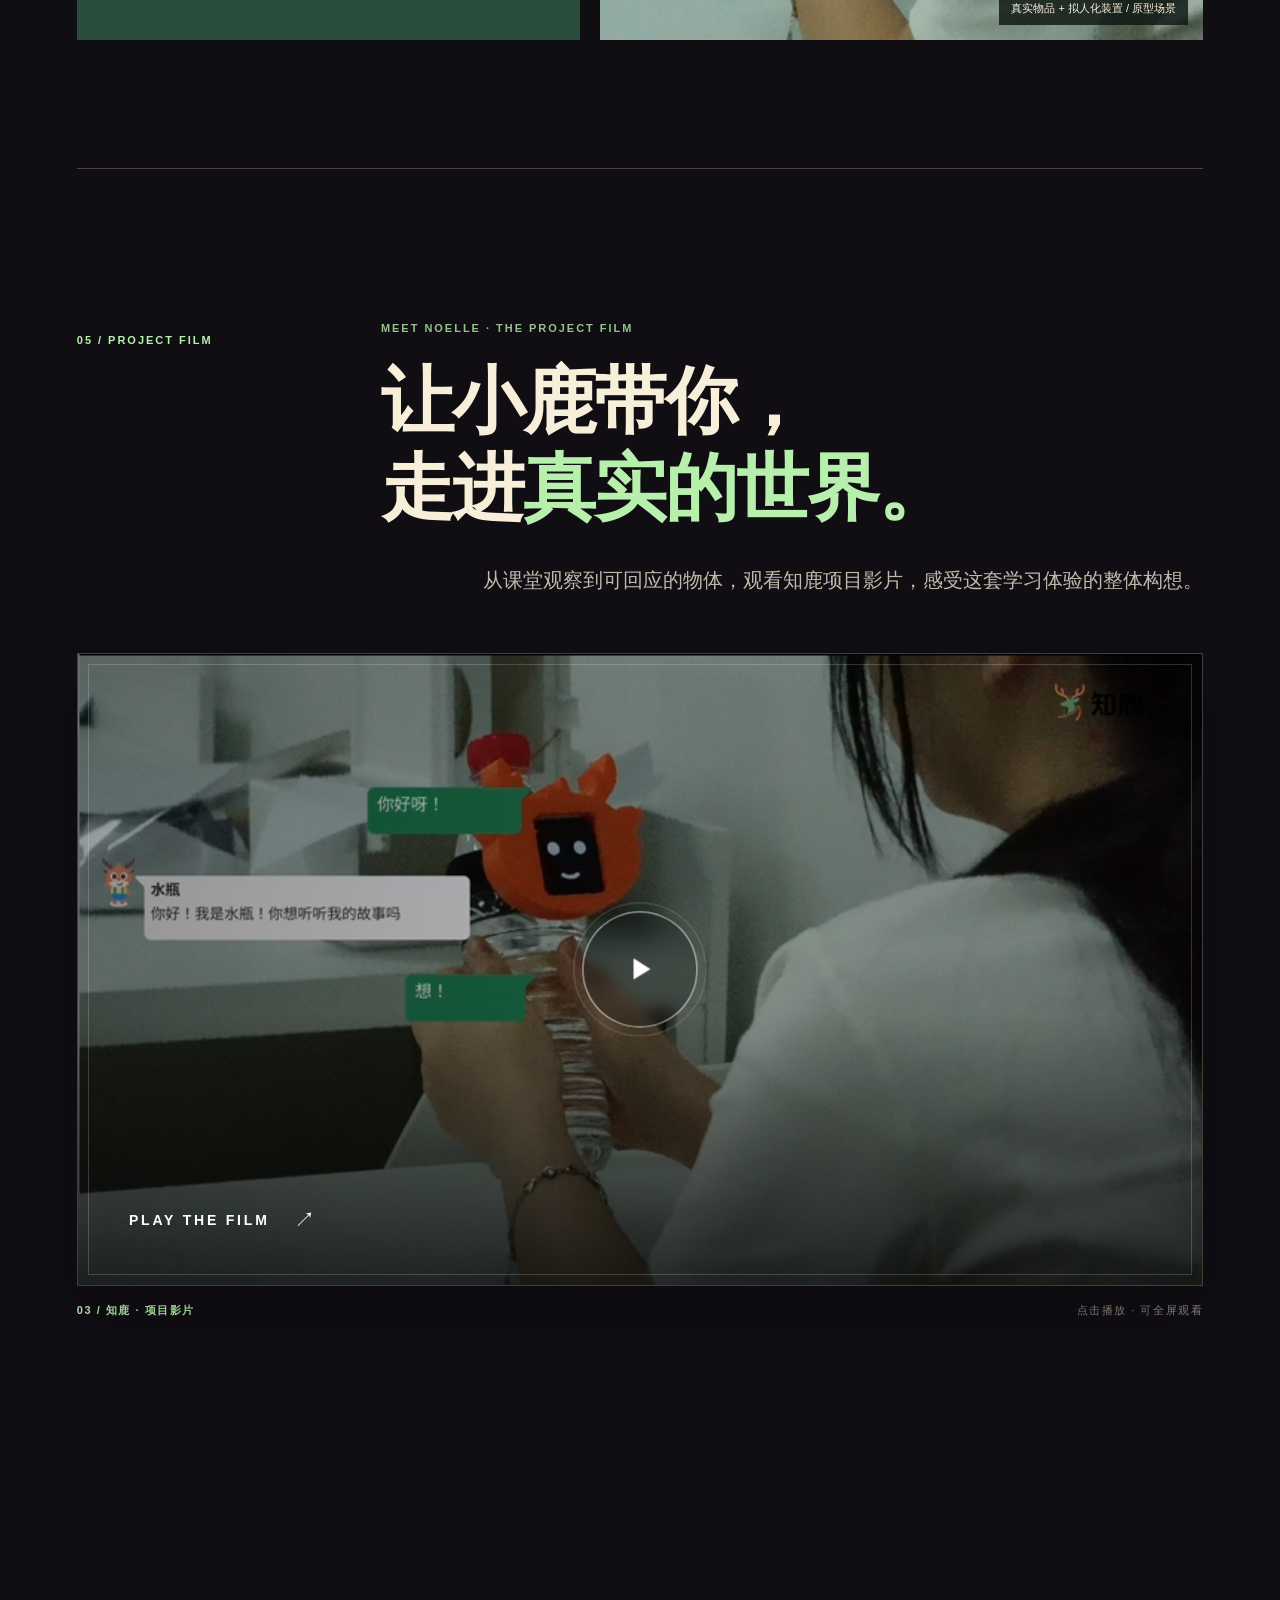
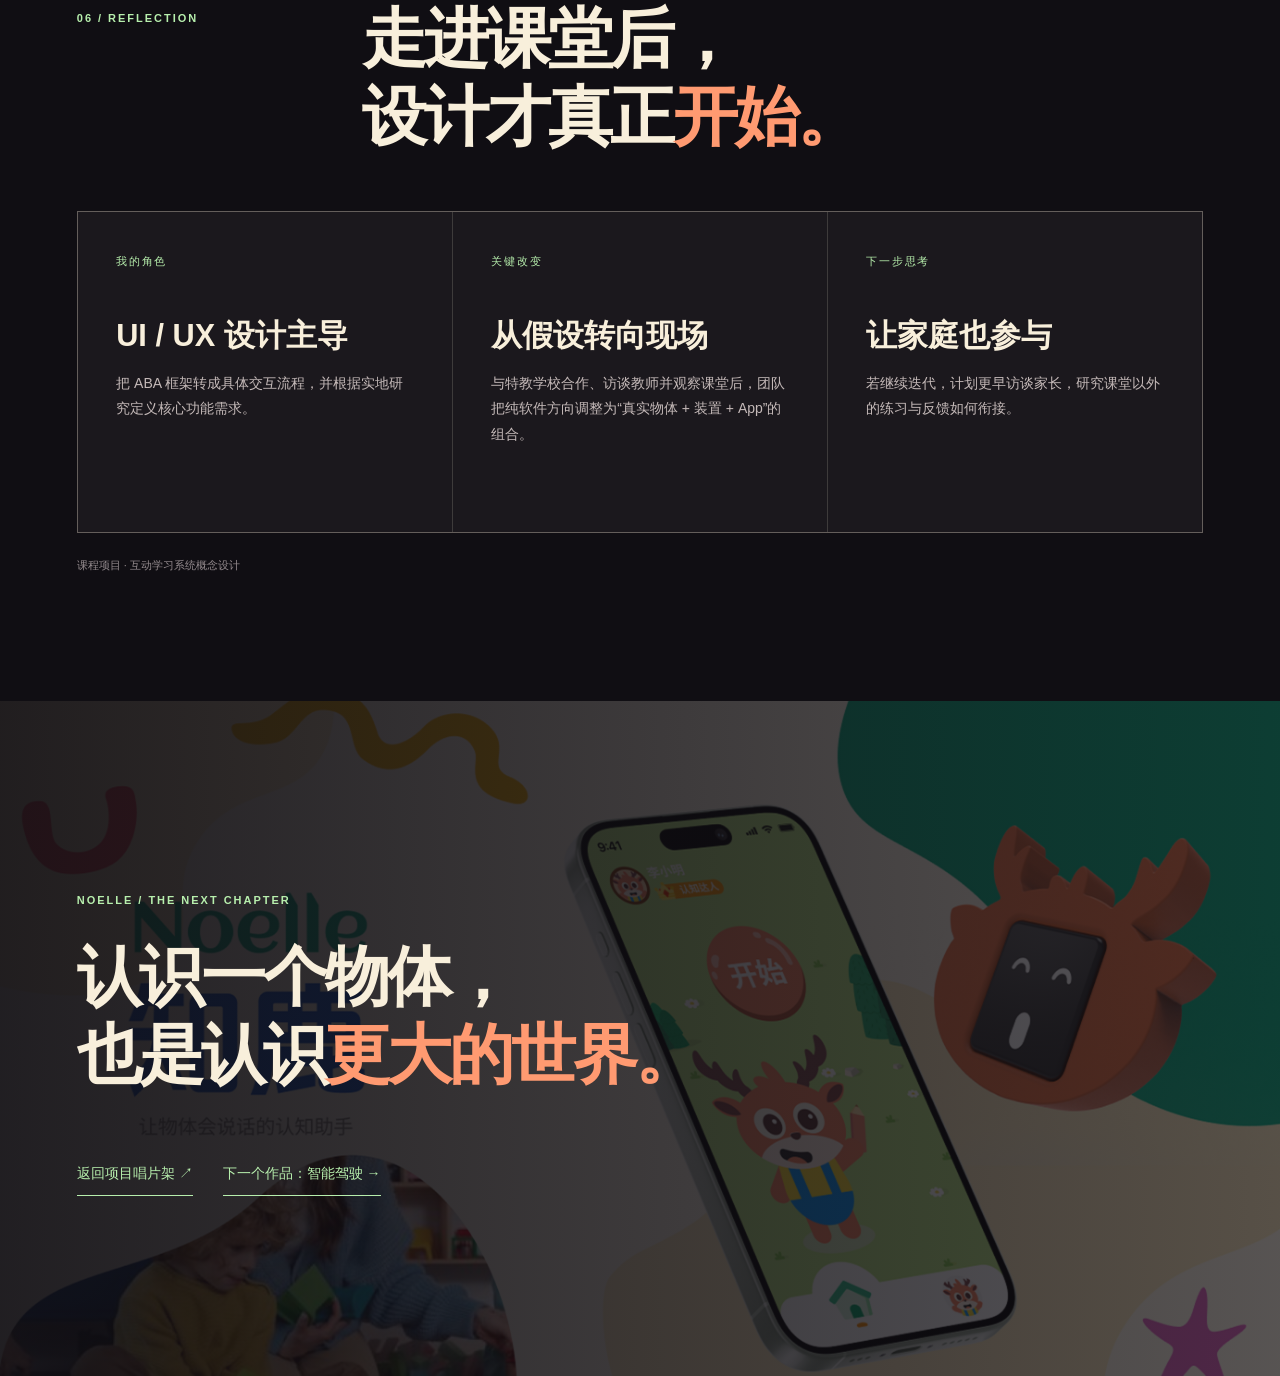
<file: portfolio-2.html>
<!DOCTYPE html>
<html lang="zh-CN">
<head>
  <meta charset="UTF-8">
  <meta name="viewport" content="width=device-width, initial-scale=1.0">
  <meta name="theme-color" content="#100e13">
  <meta name="description" content="知鹿 Noelle：让真实物体参与对话的儿童认知训练辅助设计。从特教课堂研究到 ABA 四阶段交互与软硬件原型。">
  <title>知鹿 Noelle｜OXYGEN</title>
  <link rel="stylesheet" href="styles.css">
  <link rel="stylesheet" href="zhilu.css">
  <link rel="stylesheet" href="project-video.css">
  <link rel="stylesheet" href="site-refine.css">
</head>
<body class="zl-body">
  <canvas id="circleCanvas" aria-hidden="true"></canvas>
  <header class="header zl-header"><nav aria-label="主导航"><a href="index.html" class="logo brand-wordmark" aria-label="OXYGEN，返回首页"><span class="brand-name">O<span class="brand-code">XYG</span>EN<span class="brand-period">.</span></span></a><ul><li><a href="index.html#about">关于我</a></li><li><a href="index.html#portfolio">创作</a></li><li><a href="index.html#contact">联系方式</a></li></ul><a class="header-back" href="index.html#portfolio">返回创作 ↗</a></nav><span class="zl-progress" aria-hidden="true"></span></header>
  <main class="zl-page">
    <section class="zl-hero" aria-labelledby="zl-title">
      <div class="zl-topline"><span>03 / SELECTED WORKS</span><span>EDUCATION · INCLUSIVE DESIGN</span></div>
      <div class="zl-hero-copy"><p class="zl-kicker">COGNITIVE LEARNING / 2025</p><h1 id="zl-title">知<span>鹿.</span></h1><p class="zl-hero-en">NOELLE — THE OBJECTS CAN TALK</p><h2>让物体开口，<br><em>让理解发生。</em></h2><p class="zl-hero-intro">一套面向有认知训练需求儿童的互动学习概念：让真实物品成为会对话的学习伙伴，连接孩子、教师与日常世界。</p><a href="#research" class="zl-link">进入设计故事 <span aria-hidden="true">↘</span></a></div>
      <div class="zl-hero-bottom"><span>课程项目 · 2025.03—2025.05</span><span>FIELD RESEARCH → INTERACTION → PROTOTYPE</span></div>
    </section>

    <figure class="zl-cover"><img src="images/portfolio/portfolio2-bg.jpg" alt="知鹿认知训练 App 与会说话的小鹿装置" fetchpriority="high"><figcaption>01 / 知鹿 App 与拟人化装置概念</figcaption></figure>

    <section class="zl-section zl-research" id="research" aria-labelledby="zl-research-title">
      <div class="zl-heading"><span>01 / RESEARCH</span><h2 id="zl-research-title">一张苹果图片，<br>不等于<span>一颗苹果。</span></h2></div>
      <p class="zl-lede">最初的方案依赖桌面调研与屏幕内容。走进杭州杨绫子学校后，我们发现二维卡片与真实物体之间仍有一道抽象门槛：看到图片、说出词语，并不一定意味着孩子能在生活里认出、使用它。</p>
      <div class="zl-observation"><div class="zl-observation-index">FIELD NOTE <b>01—03</b></div><div class="zl-observation-list"><article><span>01</span><h3>抽象材料难迁移</h3><p>平面教材很难建立“图像—实物—用途”的完整联系。</p></article><article><span>02</span><h3>教师需要反复陪伴</h3><p>有效训练依赖一对一引导、重复练习和即时鼓励。</p></article><article><span>03</span><h3>同一任务不适合所有孩子</h3><p>认知水平与兴趣差异大，训练路径需要个性化调整。</p></article></div></div>
      <div class="zl-turn"><span>THE PIVOT</span><p>从“再做一款练习 App”，<br>转向<span>让真实物品参与学习。</span></p></div>
    </section>

    <section class="zl-section zl-method" id="method" aria-labelledby="zl-method-title">
      <div class="zl-heading"><span>02 / METHOD</span><h2 id="zl-method-title">把训练方法，<br>变成孩子愿意参与的<span>冒险。</span></h2></div>
      <div class="zl-method-intro"><p>我们将 ABA 的任务分解、辨别、强化与应用原则，转译为“感知—理解—表达—泛化”四个连续阶段。每一步都有清晰目标，也为孩子留出探索空间。</p><span>点击阶段，探索交互逻辑 ↓</span></div>
      <div class="zl-stage" aria-label="知鹿四阶段学习路径">
        <div class="zl-stage-nav" role="tablist" aria-label="训练阶段">
          <button class="zl-stage-tab is-active" id="zl-tab-1" type="button" role="tab" aria-controls="zl-panel-1" aria-selected="true" tabindex="0"><span>01</span><strong>感知</strong><small>PERCEPTION</small></button>
          <button class="zl-stage-tab" id="zl-tab-2" type="button" role="tab" aria-controls="zl-panel-2" aria-selected="false" tabindex="-1"><span>02</span><strong>理解</strong><small>COMPREHENSION</small></button>
          <button class="zl-stage-tab" id="zl-tab-3" type="button" role="tab" aria-controls="zl-panel-3" aria-selected="false" tabindex="-1"><span>03</span><strong>表达</strong><small>EXPRESSION</small></button>
          <button class="zl-stage-tab" id="zl-tab-4" type="button" role="tab" aria-controls="zl-panel-4" aria-selected="false" tabindex="-1"><span>04</span><strong>泛化</strong><small>GENERALIZATION</small></button>
        </div>
        <div class="zl-stage-panels">
          <article class="zl-stage-panel" id="zl-panel-1" role="tabpanel" aria-labelledby="zl-tab-1"><span>第一站 / 让物体出现</span><h3>先看见、再靠近。</h3><p>将技能拆成更小的单元，由小鹿带孩子观察生活中的实物，建立第一层感知联系。</p><div class="zl-stage-key">任务分解 / 真实物体</div></article>
          <article class="zl-stage-panel" id="zl-panel-2" role="tabpanel" aria-labelledby="zl-tab-2" hidden><span>第二站 / 识别与选择</span><h3>从多个选项里找到它。</h3><p>通过物体识别与选择任务，帮助孩子辨别目标物品与干扰项，把词语和眼前的实物连接起来。</p><div class="zl-stage-key">辨别训练 / 即时确认</div></article>
          <article class="zl-stage-panel" id="zl-panel-3" role="tabpanel" aria-labelledby="zl-tab-3" hidden><span>第三站 / 主动说出来</span><h3>让回答获得回应。</h3><p>小鹿以语音和表情引导孩子描述物体；正确回应得到鼓励，让“表达”成为愿意继续的互动。</p><div class="zl-stage-key">语言表达 / 正向强化</div></article>
          <article class="zl-stage-panel" id="zl-panel-4" role="tabpanel" aria-labelledby="zl-tab-4" hidden><span>第四站 / 回到生活</span><h3>把学会的，用起来。</h3><p>把练习延伸到生活场景，让孩子从认识一个物品，逐步走向理解它的用途。</p><div class="zl-stage-key">情境应用 / 能力迁移</div></article>
        </div>
      </div>
      <figure class="zl-stage-visual"><img src="images/portfolio/portfolio2-detail2.webp" alt="知鹿 App 的感知、理解、表达与泛化四阶段界面" loading="lazy"><figcaption>四阶段对话界面 / 项目视觉资料</figcaption></figure>
    </section>

    <section class="zl-section zl-system" id="system" aria-labelledby="zl-system-title">
      <div class="zl-heading"><span>03 / EXPERIENCE</span><h2 id="zl-system-title">从认识孩子，<br>到<span>认识世界。</span></h2></div>
      <p class="zl-lede">设计并非从一个“开始”按钮开始。它先了解孩子，再唤醒物体，通过对话完成训练，最后将进展变成教师与家长可回看的记录。</p>
      <div class="zl-flow"><article><span>01 / PROFILE</span><h3>建立学习画像</h3><p>输入认知水平与兴趣，为后续内容确定起点。</p><img src="images/portfolio/portfolio2-detail4.webp" alt="知鹿学习画像设置界面" loading="lazy"></article><article><span>02 / RECOGNIZE</span><h3>识别真实物体</h3><p>视觉识别触发互动，让眼前的物品成为学习内容。</p><img src="images/portfolio/portfolio2-detail1.png" alt="小鹿装置与水瓶互动的使用场景" loading="lazy"></article><article><span>03 / DIALOGUE</span><h3>让物体参与对话</h3><p>语音、屏幕与触觉反馈共同引导儿童完成阶段任务。</p><img src="images/portfolio/portfolio2-detail3.png" alt="知鹿 App 对话训练展示" loading="lazy"></article></div>
      <div class="zl-system-note"><span>04 / EVALUATE</span><p>训练时长与正确率被整理成可回看的进展，帮助照护者理解孩子的学习路径。</p></div>
    </section>

    <section class="zl-section zl-device" id="device" aria-labelledby="zl-device-title"><div class="zl-heading"><span>04 / PROTOTYPE</span><h2 id="zl-device-title">屏幕之外，<br>还有一个会回应的<span>伙伴。</span></h2></div><div class="zl-device-layout"><div class="zl-device-copy"><p>小鹿装置以硅胶绑带附着在日常物品上，用拟人化表情与声音让静态物品获得“性格”。装置与 App 共同承担训练引导，而不是把所有注意力留在手机里。</p><div class="zl-feedback"><div><span>VISUAL</span><strong>OLED 表情</strong></div><div><span>AUDIO</span><strong>角色语音</strong></div><div><span>HAPTIC</span><strong>振动回应</strong></div></div></div><figure><img src="images/portfolio/portfolio2-detail1.png" alt="小鹿装置附着在水瓶上的原型使用场景" loading="lazy"><figcaption>真实物品 + 拟人化装置 / 原型场景</figcaption></figure></div></section>

    <section class="project-film" id="project-film" aria-labelledby="zl-film-title">
      <div class="project-film-heading"><span class="project-film-index">05 / PROJECT FILM</span><div><p class="project-film-kicker">MEET NOELLE · THE PROJECT FILM</p><h2 id="zl-film-title">让小鹿带你，<br>走进<span>真实的世界。</span></h2></div></div>
      <p class="project-film-intro">从课堂观察到可回应的物体，观看知鹿项目影片，感受这套学习体验的整体构想。</p>
      <div class="project-film-frame" data-film="知鹿">
        <button class="project-film-launch" type="button" aria-label="播放知鹿项目影片"><img src="images/portfolio/portfolio2-detail1.png" alt="知鹿小鹿装置附着在水瓶上的场景" loading="lazy"><span class="project-film-shade" aria-hidden="true"></span><span class="project-film-play" aria-hidden="true"><span>▶</span></span><span class="project-film-preview" aria-hidden="true">PLAY THE FILM <b>↗</b></span></button>
        <video class="project-film-video" controls playsinline preload="none" aria-label="知鹿项目影片" hidden><source data-src="video/知鹿.mp4" type="video/mp4">您的浏览器不支持视频播放。</video>
      </div>
      <div class="project-film-caption"><span>03 / 知鹿 · 项目影片</span><span>点击播放 · 可全屏观看</span></div>
    </section>

    <section class="zl-section zl-reflection" id="reflection" aria-labelledby="zl-reflection-title"><div class="zl-heading"><span>06 / REFLECTION</span><h2 id="zl-reflection-title">走进课堂后，<br>设计才真正<span>开始。</span></h2></div><div class="zl-reflection-grid"><article><span>我的角色</span><h3>UI / UX 设计主导</h3><p>把 ABA 框架转成具体交互流程，并根据实地研究定义核心功能需求。</p></article><article><span>关键改变</span><h3>从假设转向现场</h3><p>与特教学校合作、访谈教师并观察课堂后，团队把纯软件方向调整为“真实物体 + 装置 + App”的组合。</p></article><article><span>下一步思考</span><h3>让家庭也参与</h3><p>若继续迭代，计划更早访谈家长，研究课堂以外的练习与反馈如何衔接。</p></article></div><p class="zl-source-note">课程项目 · 互动学习系统概念设计</p></section>

    <section class="zl-finale" aria-labelledby="zl-finale-title"><span>NOELLE / THE NEXT CHAPTER</span><h2 id="zl-finale-title">认识一个物体，<br>也是认识<span>更大的世界。</span></h2><div><a href="index.html#portfolio">返回项目唱片架 ↗</a><a href="portfolio-3.html">下一个作品：智能驾驶 →</a></div></section>
  </main>
  <script src="orb.js"></script><script src="zhilu.js"></script>
  <script src="project-video.js"></script>
</body>
</html>
</file>
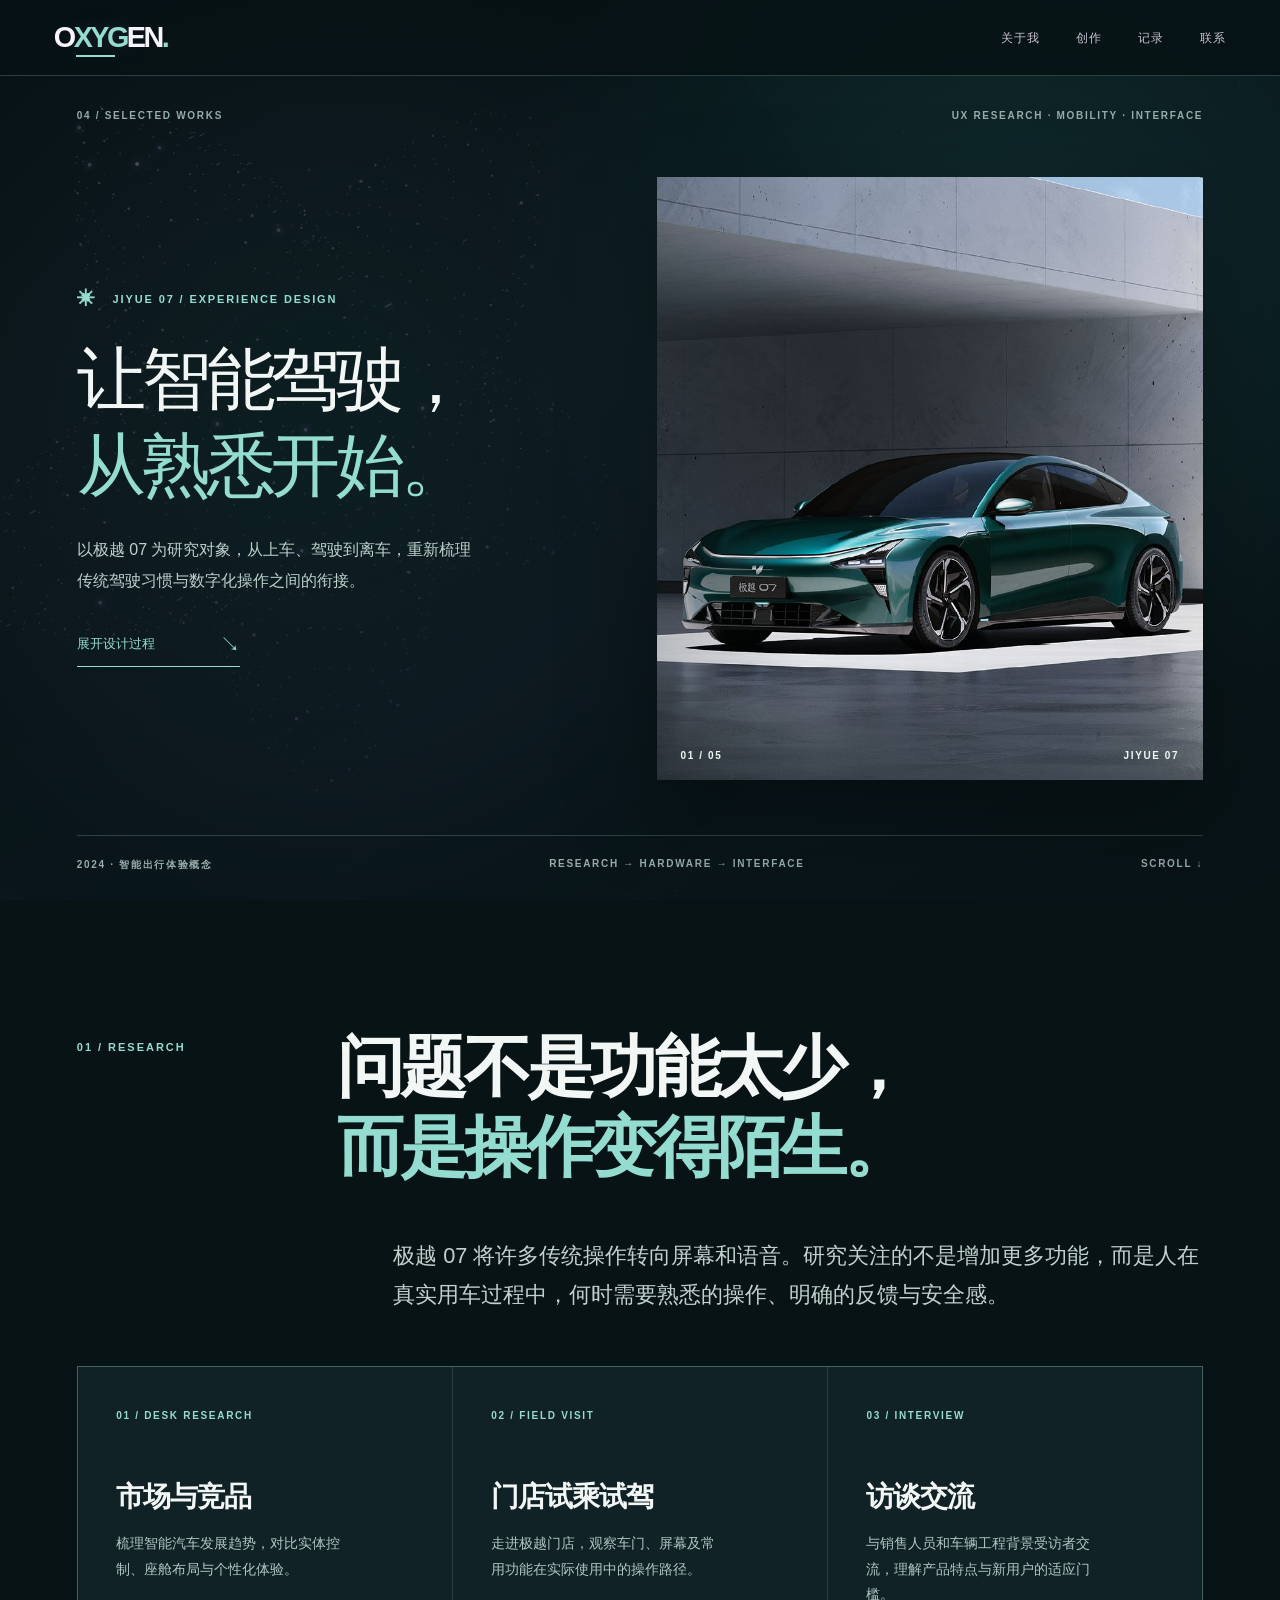
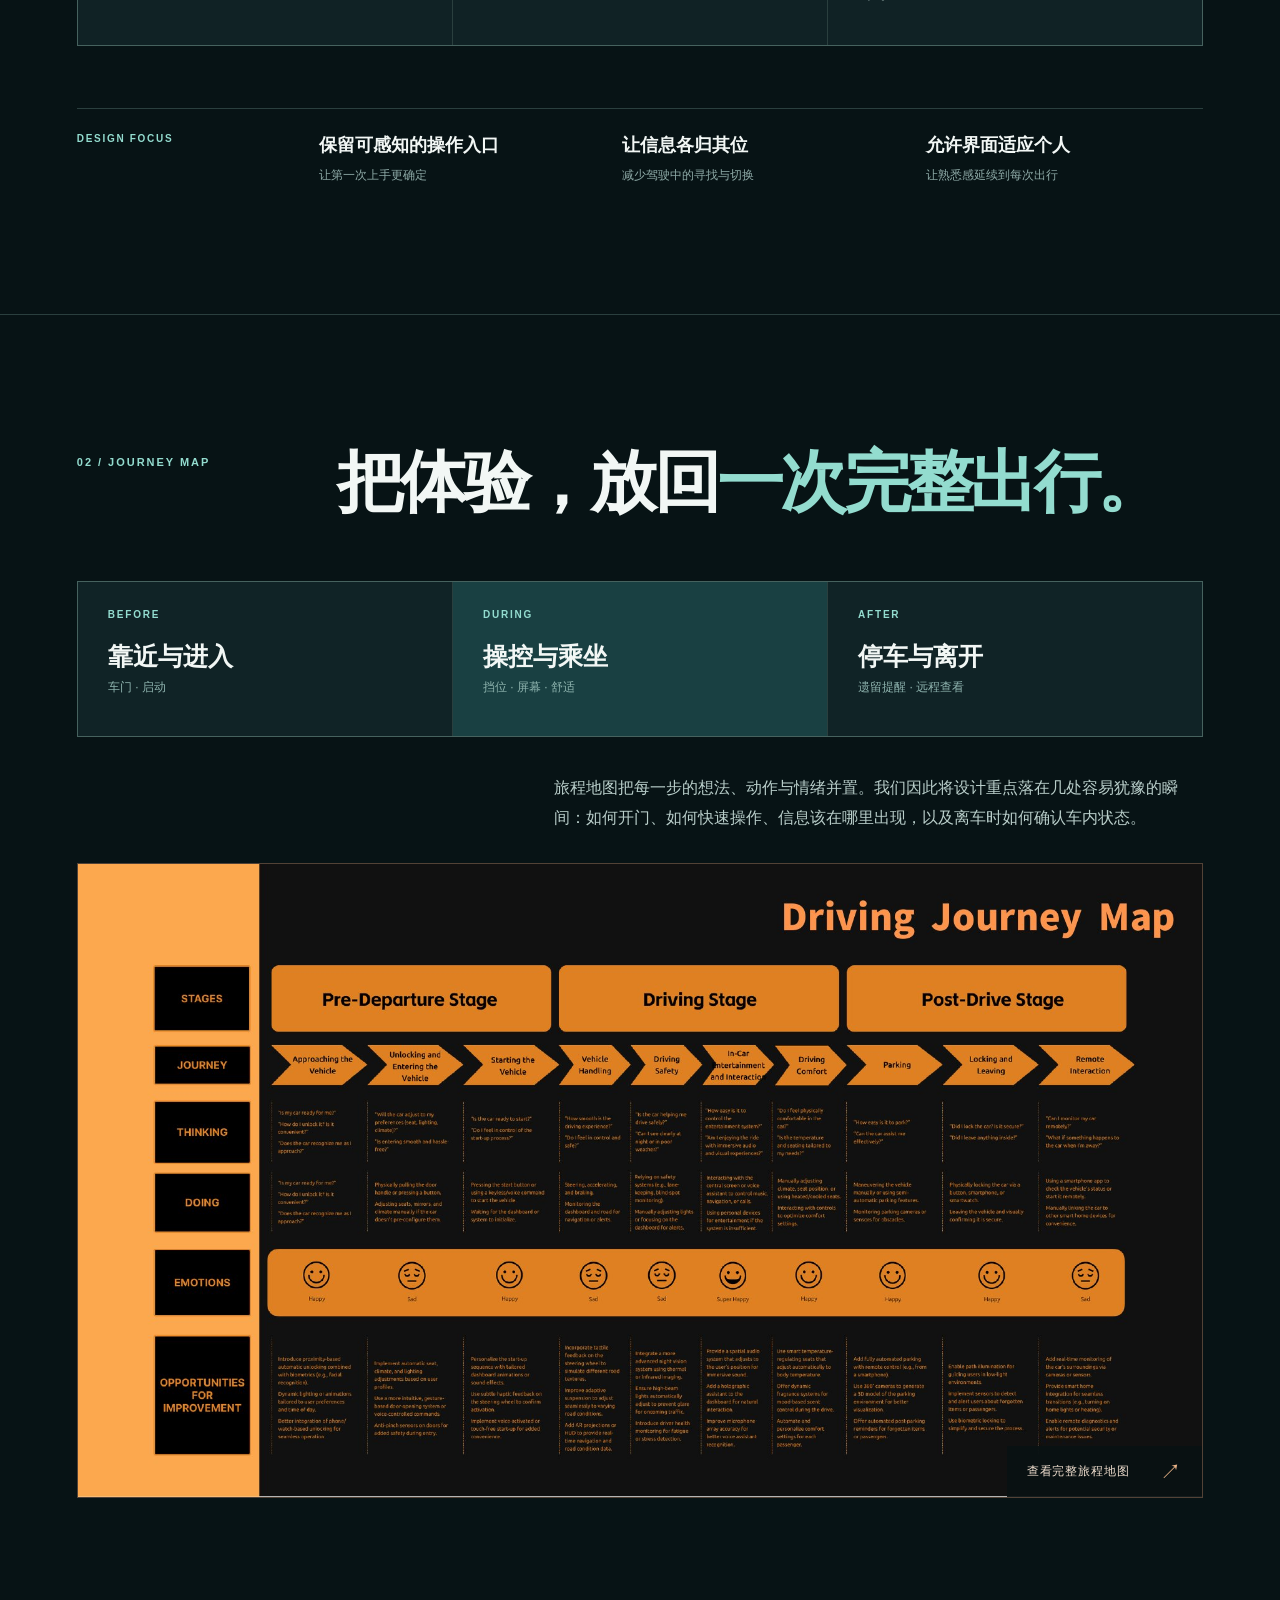
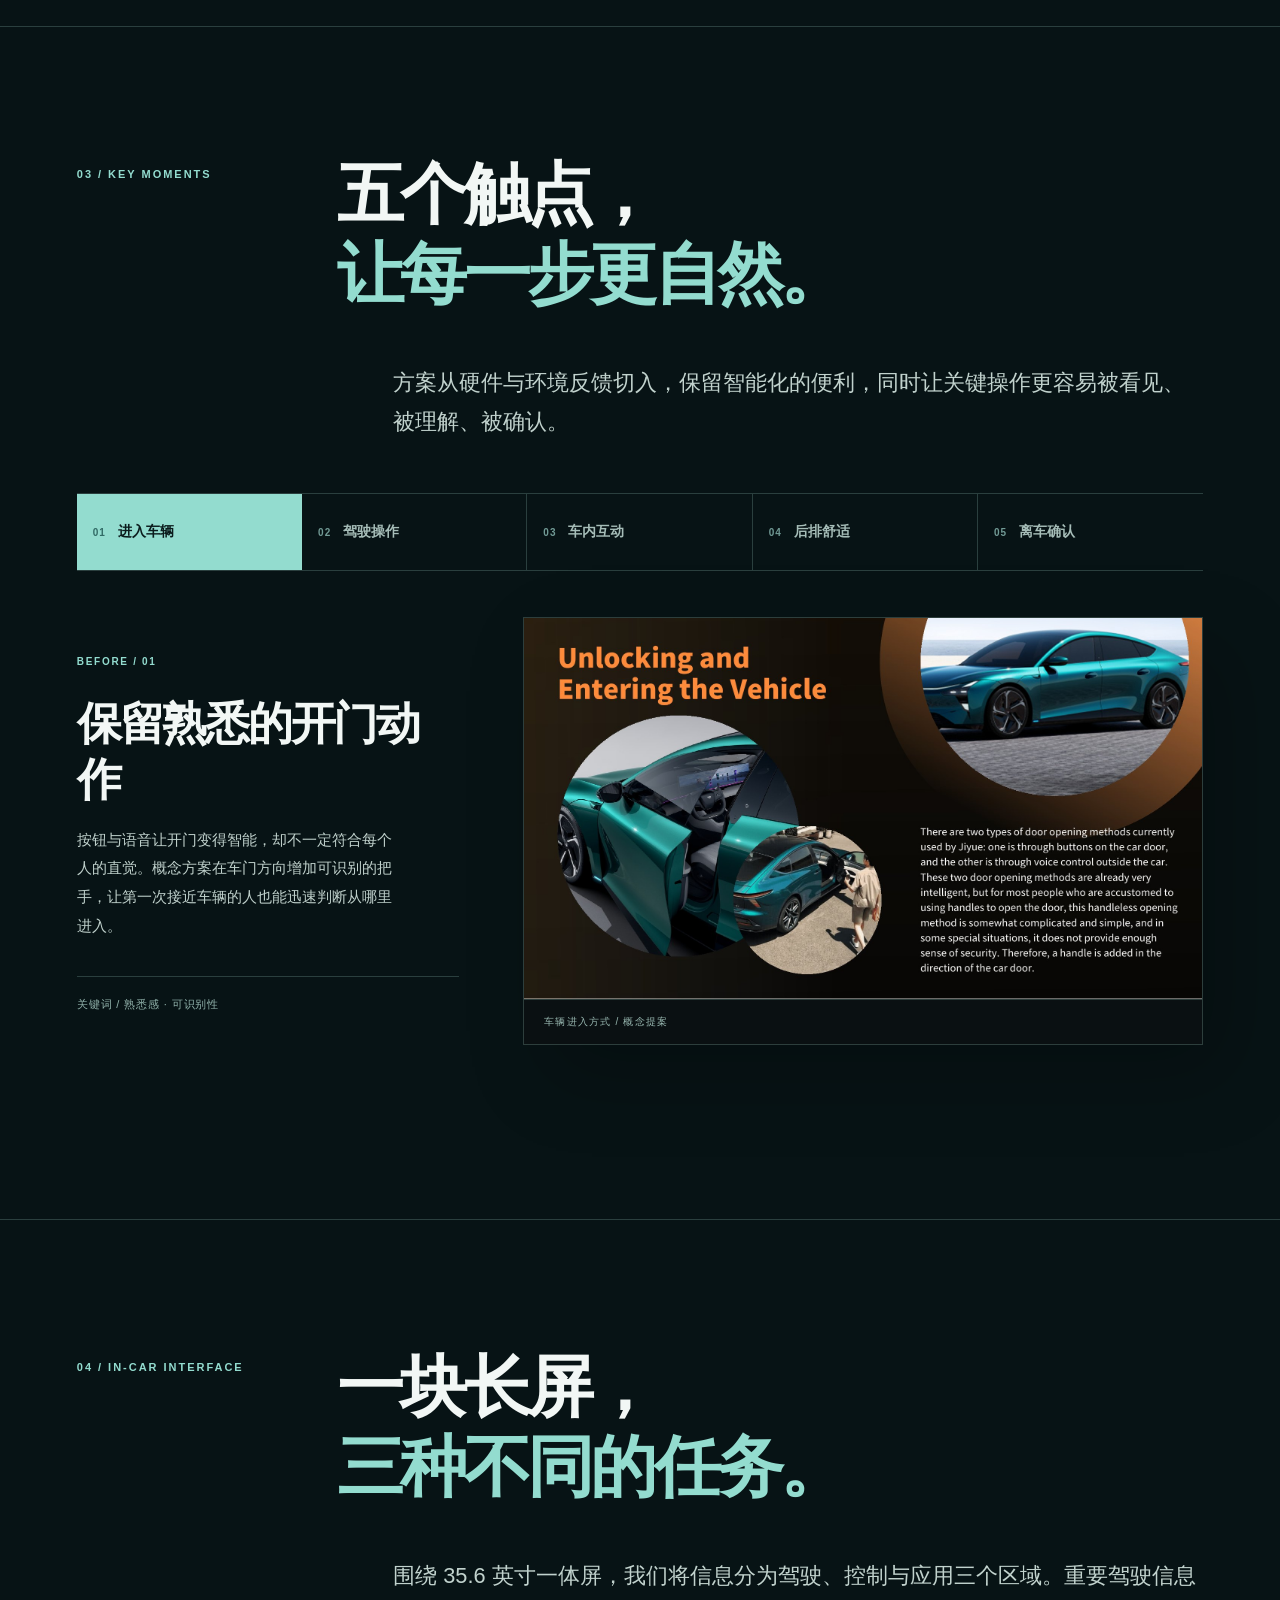
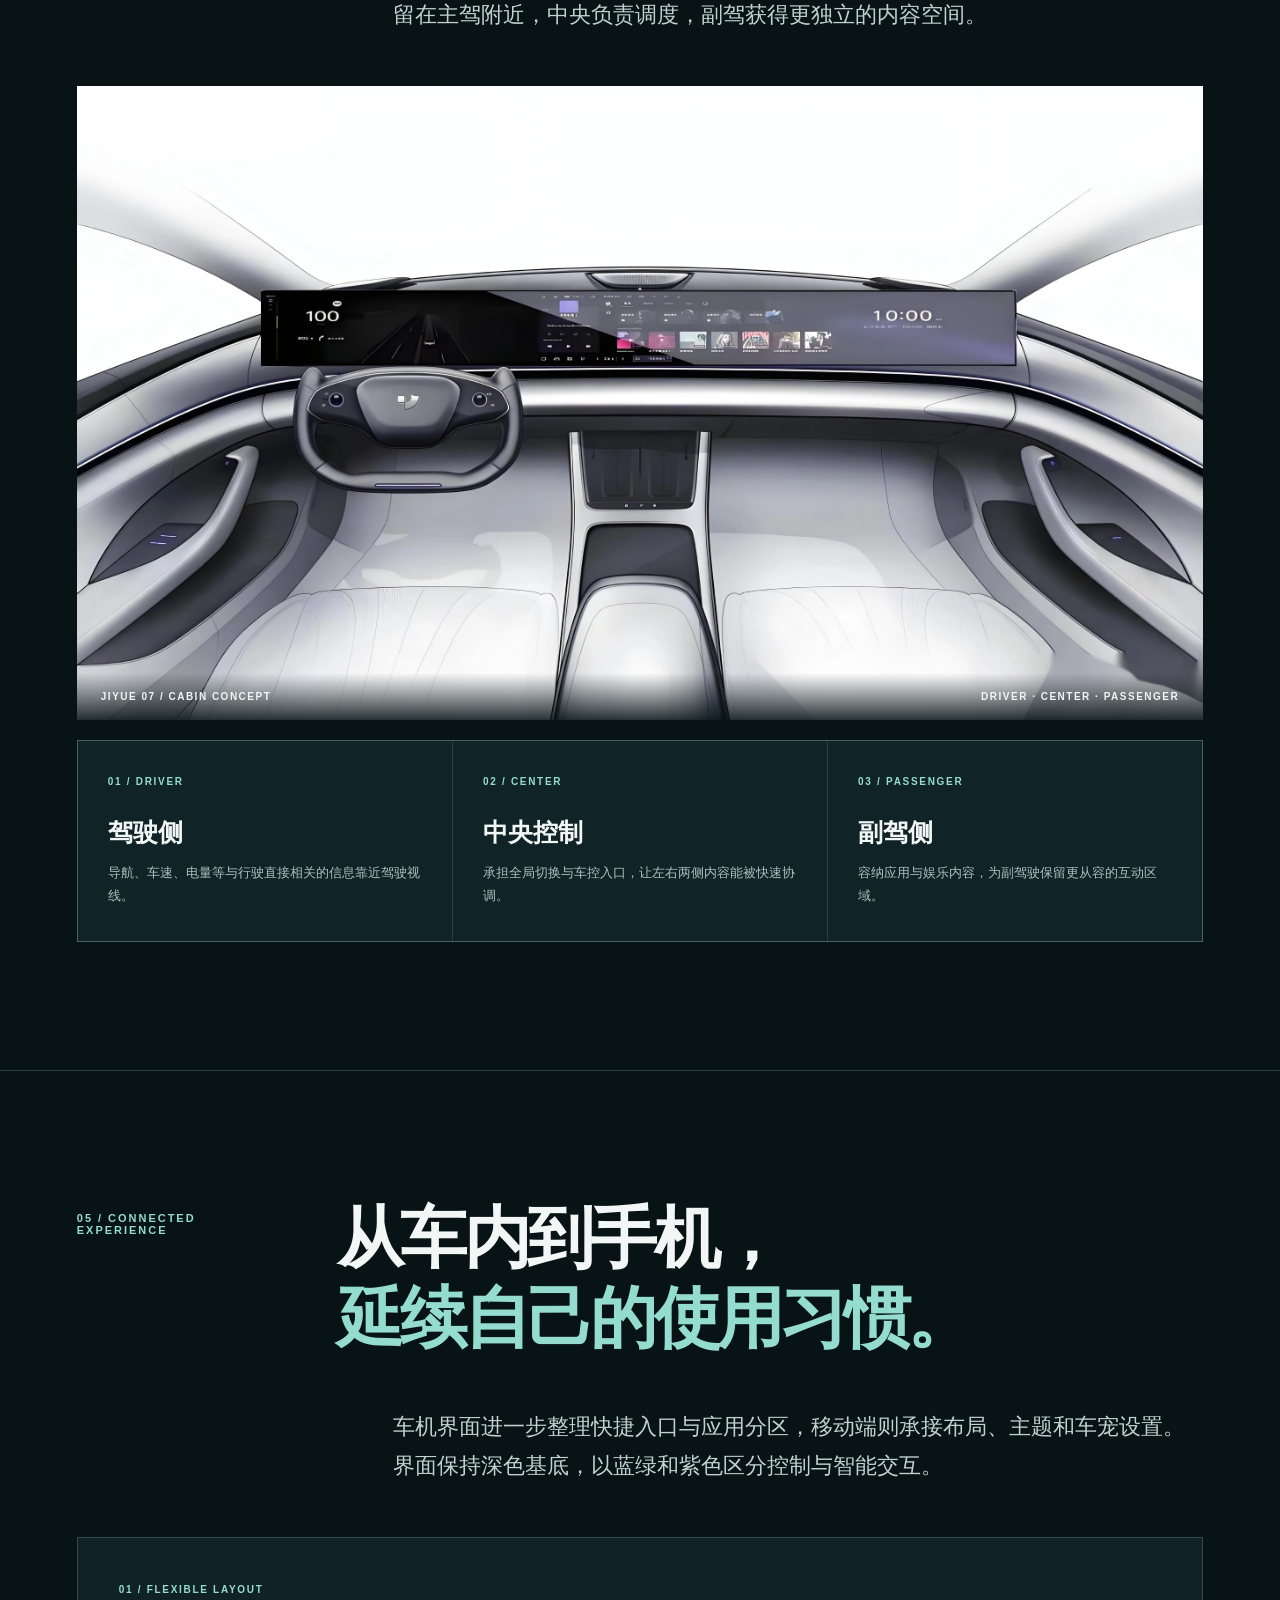
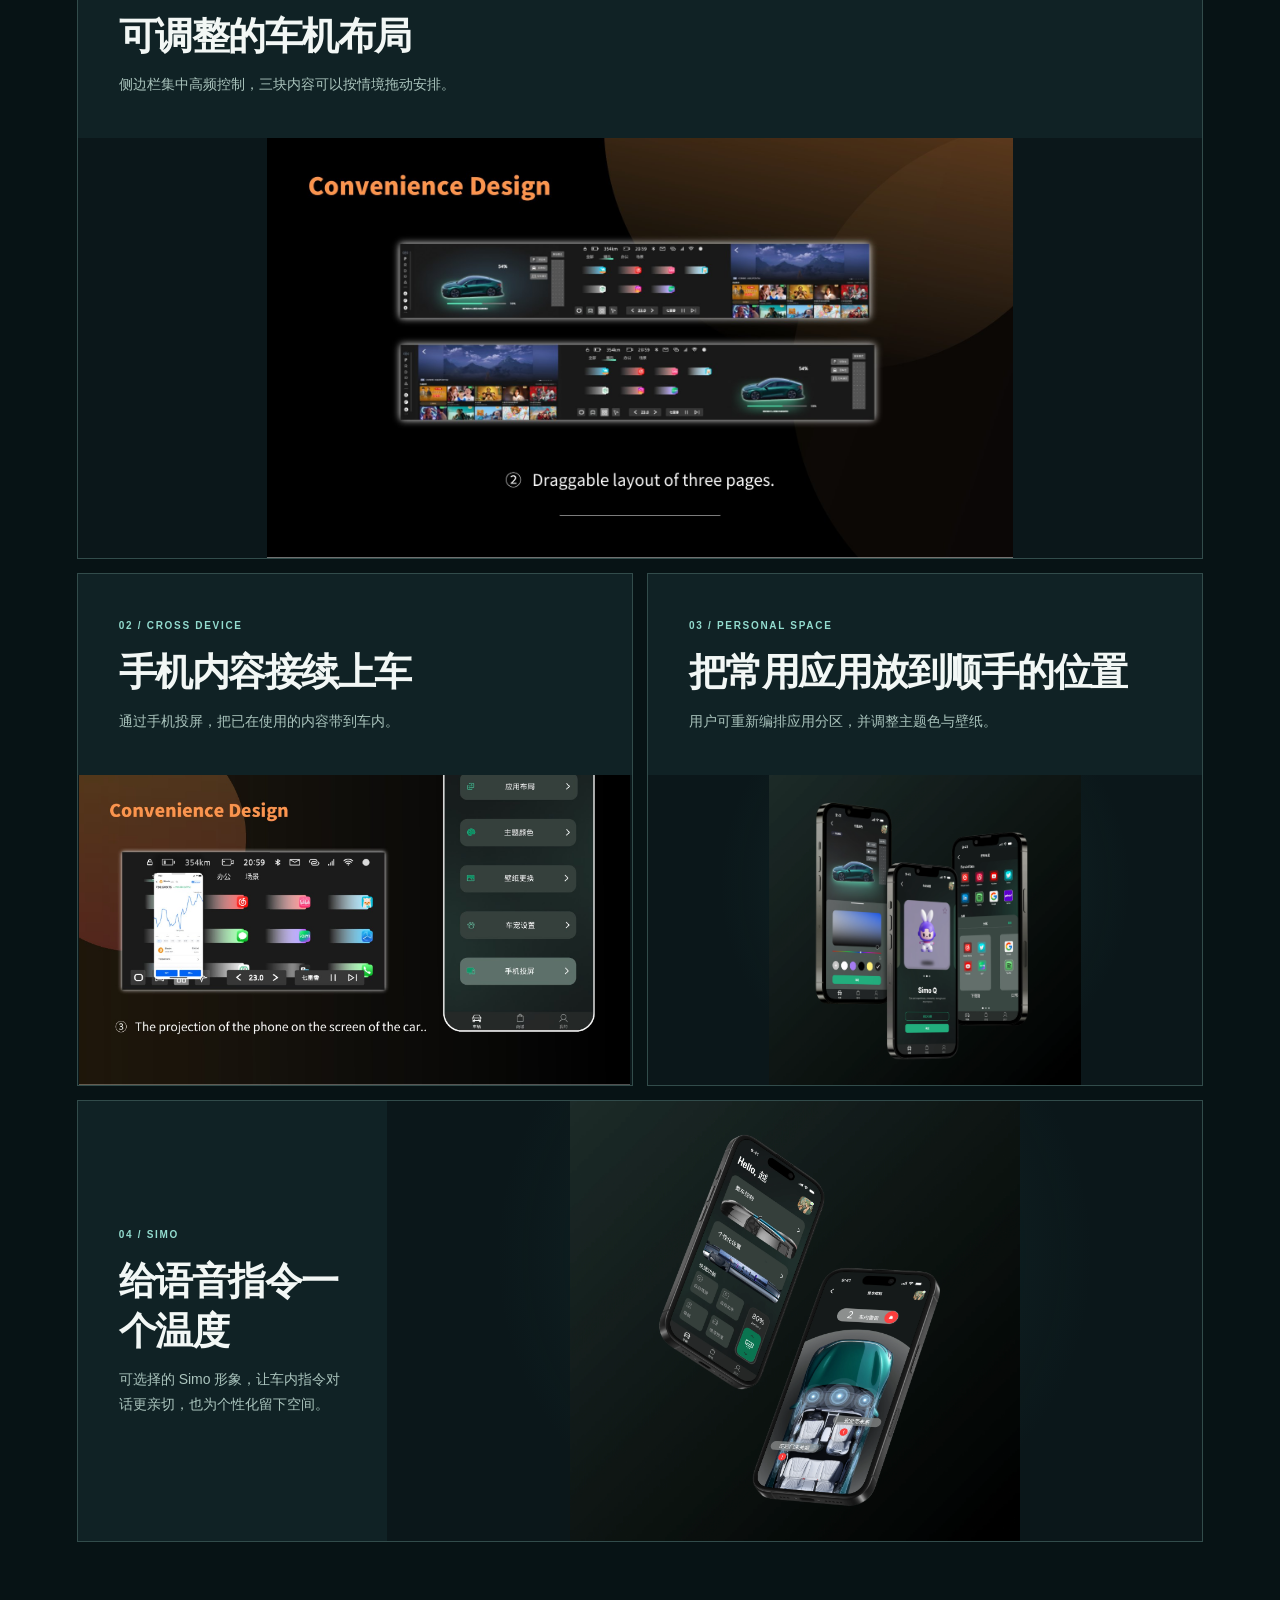
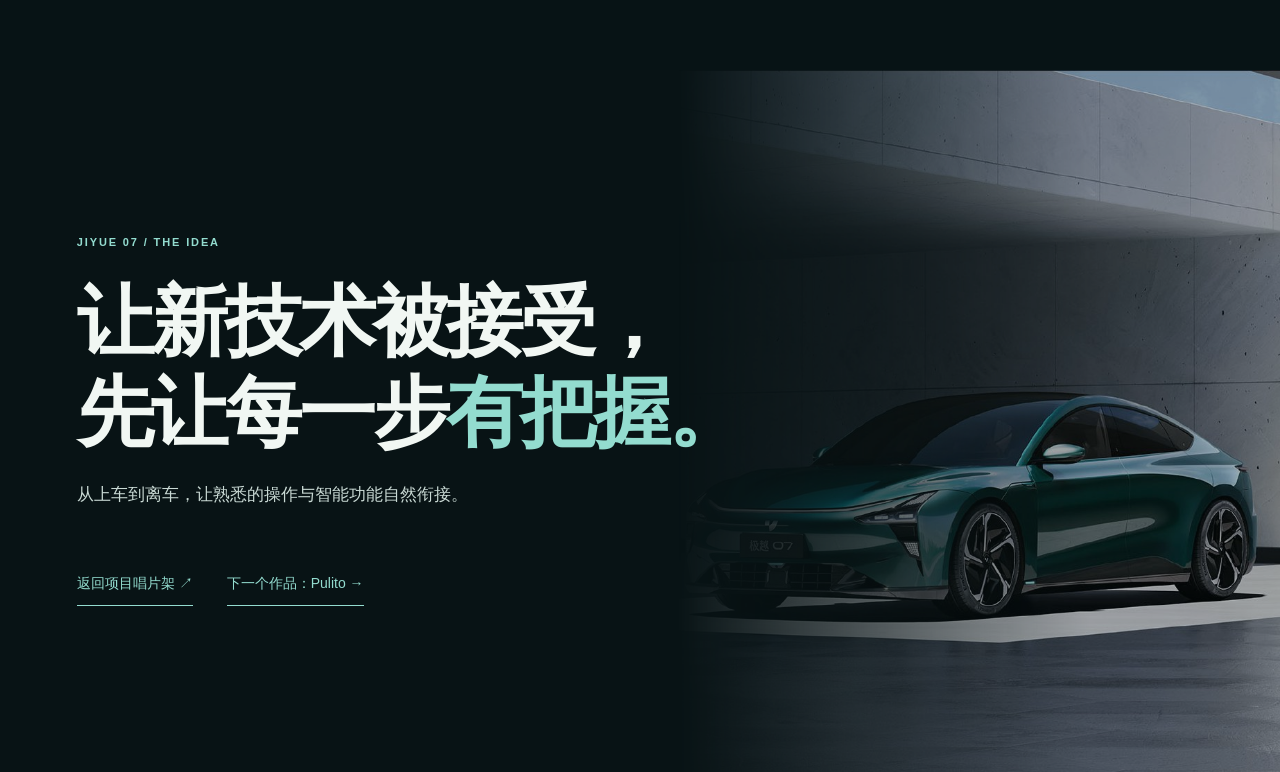
<file: portfolio-3.html>
<!doctype html>
<html lang="zh-CN">
<head>
  <meta charset="UTF-8">
  <meta name="viewport" content="width=device-width, initial-scale=1">
  <meta name="theme-color" content="#081315">
  <meta name="description" content="极越 07 智能驾驶体验设计：从调研、用车旅程到车内硬件与车机界面的概念探索。">
  <title>极越 07 · 智能驾驶体验设计｜OXYGEN</title>
  <link rel="stylesheet" href="styles.css">
  <link rel="stylesheet" href="drive.css">
  <link rel="stylesheet" href="site-refine.css">
</head>
<body class="drive-body">
  <canvas id="circleCanvas" aria-hidden="true"></canvas>
  <header class="header drive-header">
    <nav aria-label="主导航">
      <a href="index.html" class="logo brand-wordmark" aria-label="OXYGEN，返回首页"><span class="brand-name">O<span class="brand-code">XYG</span>EN<span class="brand-period">.</span></span></a>
      <ul><li><a href="index.html#about">关于我</a></li><li><a href="index.html#portfolio">创作</a></li><li><a href="index.html#journal-preview">记录</a></li><li><a href="index.html#contact">联系</a></li></ul>
      <a class="header-back" href="index.html#portfolio">返回创作 ↗</a>
    </nav>
    <span class="drive-progress" aria-hidden="true"></span>
  </header>

  <main class="drive-page">
    <section class="drive-hero" aria-labelledby="drive-title">
      <div class="drive-hero-top"><span>04 / SELECTED WORKS</span><span>UX RESEARCH · MOBILITY · INTERFACE</span></div>
      <div class="drive-hero-grid">
        <div class="drive-hero-copy">
          <p class="drive-eyebrow"><span aria-hidden="true">✳</span> JIYUE 07 / EXPERIENCE DESIGN</p>
          <h1 id="drive-title">让智能驾驶，<br><em>从熟悉开始。</em></h1>
          <p class="drive-hero-lede">以极越 07 为研究对象，从上车、驾驶到离车，重新梳理传统驾驶习惯与数字化操作之间的衔接。</p>
          <a class="drive-text-link" href="#drive-research">展开设计过程 <span aria-hidden="true">↘</span></a>
        </div>
        <figure class="drive-hero-visual"><img src="images/drive/slide-01.jpg" alt="极越 07 绿色车身外观" fetchpriority="high"><figcaption><span>01 / 05</span><span>JIYUE 07</span></figcaption></figure>
      </div>
      <div class="drive-hero-foot"><span>2024 · 智能出行体验概念</span><span>RESEARCH → HARDWARE → INTERFACE</span><span>SCROLL ↓</span></div>
    </section>

    <section id="drive-research" class="drive-section drive-research" aria-labelledby="drive-research-title">
      <div class="drive-heading"><span>01 / RESEARCH</span><h2 id="drive-research-title">问题不是功能太少，<br><em>而是操作变得陌生。</em></h2></div>
      <p class="drive-lede">极越 07 将许多传统操作转向屏幕和语音。研究关注的不是增加更多功能，而是人在真实用车过程中，何时需要熟悉的操作、明确的反馈与安全感。</p>
      <div class="drive-research-methods">
        <article><span>01 / DESK RESEARCH</span><h3>市场与竞品</h3><p>梳理智能汽车发展趋势，对比实体控制、座舱布局与个性化体验。</p></article>
        <article><span>02 / FIELD VISIT</span><h3>门店试乘试驾</h3><p>走进极越门店，观察车门、屏幕及常用功能在实际使用中的操作路径。</p></article>
        <article><span>03 / INTERVIEW</span><h3>访谈交流</h3><p>与销售人员和车辆工程背景受访者交流，理解产品特点与新用户的适应门槛。</p></article>
      </div>
      <div class="drive-insights"><p class="drive-small-label">DESIGN FOCUS</p><div><strong>保留可感知的操作入口</strong><span>让第一次上手更确定</span></div><div><strong>让信息各归其位</strong><span>减少驾驶中的寻找与切换</span></div><div><strong>允许界面适应个人</strong><span>让熟悉感延续到每次出行</span></div></div>
    </section>

    <section class="drive-section drive-journey" aria-labelledby="drive-journey-title">
      <div class="drive-heading"><span>02 / JOURNEY MAP</span><h2 id="drive-journey-title">把体验，放回<span>一次完整出行。</span></h2></div>
      <div class="drive-journey-rail" aria-label="用车旅程的三个阶段"><div><small>BEFORE</small><strong>靠近与进入</strong><span>车门 · 启动</span></div><div><small>DURING</small><strong>操控与乘坐</strong><span>挡位 · 屏幕 · 舒适</span></div><div><small>AFTER</small><strong>停车与离开</strong><span>遗留提醒 · 远程查看</span></div></div>
      <p class="drive-journey-copy">旅程地图把每一步的想法、动作与情绪并置。我们因此将设计重点落在几处容易犹豫的瞬间：如何开门、如何快速操作、信息该在哪里出现，以及离车时如何确认车内状态。</p>
      <button class="drive-map-figure drive-open-image" type="button" data-image="images/drive/slide-18.jpg" data-caption="用车旅程地图：出发前、驾驶中与离车后" aria-label="放大查看用车旅程地图"><img src="images/drive/slide-18.jpg" alt="用车旅程地图，梳理出发前、驾驶中和离车后三阶段" loading="lazy"><span>查看完整旅程地图 <b aria-hidden="true">↗</b></span></button>
    </section>

    <section class="drive-section drive-touchpoints" aria-labelledby="drive-touchpoints-title">
      <div class="drive-heading"><span>03 / KEY MOMENTS</span><h2 id="drive-touchpoints-title">五个触点，<br><em>让每一步更自然。</em></h2></div>
      <p class="drive-lede">方案从硬件与环境反馈切入，保留智能化的便利，同时让关键操作更容易被看见、被理解、被确认。</p>
      <div class="drive-touchpoint-tabs" role="tablist" aria-label="浏览五个体验触点">
        <button type="button" role="tab" id="drive-tab-door" aria-controls="drive-panel-door" aria-selected="true" tabindex="0" data-drive-tab="door"><small>01</small>进入车辆</button>
        <button type="button" role="tab" id="drive-tab-controls" aria-controls="drive-panel-controls" aria-selected="false" tabindex="-1" data-drive-tab="controls"><small>02</small>驾驶操作</button>
        <button type="button" role="tab" id="drive-tab-screen" aria-controls="drive-panel-screen" aria-selected="false" tabindex="-1" data-drive-tab="screen"><small>03</small>车内互动</button>
        <button type="button" role="tab" id="drive-tab-comfort" aria-controls="drive-panel-comfort" aria-selected="false" tabindex="-1" data-drive-tab="comfort"><small>04</small>后排舒适</button>
        <button type="button" role="tab" id="drive-tab-leave" aria-controls="drive-panel-leave" aria-selected="false" tabindex="-1" data-drive-tab="leave"><small>05</small>离车确认</button>
      </div>
      <div class="drive-touchpoint-panels">
        <article class="drive-touchpoint-panel is-active" role="tabpanel" id="drive-panel-door" aria-labelledby="drive-tab-door" data-drive-panel="door"><div class="drive-touchpoint-copy"><span>BEFORE / 01</span><h3>保留熟悉的开门动作</h3><p>按钮与语音让开门变得智能，却不一定符合每个人的直觉。概念方案在车门方向增加可识别的把手，让第一次接近车辆的人也能迅速判断从哪里进入。</p><small>关键词 / 熟悉感 · 可识别性</small></div><figure><img src="images/drive/slide-19.jpg" alt="车门开合与把手位置的设计展示" loading="lazy"><figcaption>车辆进入方式 / 概念提案</figcaption></figure></article>
        <article class="drive-touchpoint-panel" role="tabpanel" id="drive-panel-controls" aria-labelledby="drive-tab-controls" data-drive-panel="controls" hidden><div class="drive-touchpoint-copy"><span>DURING / 02</span><h3>让高频操作回到手边</h3><p>当挡位与常用车控依赖触屏，驾驶者需要在操作前先找到入口。方案探索可自定义的磁吸实体按键与实体换挡，为高频动作提供更直接的触觉定位。</p><small>关键词 / 盲操 · 触觉反馈</small></div><figure><img src="images/drive/slide-20.jpg" alt="座舱屏幕与磁吸实体控制方案展示" loading="lazy"><figcaption>驾驶操作 / 磁吸按键与实体换挡设想</figcaption></figure></article>
        <article class="drive-touchpoint-panel" role="tabpanel" id="drive-panel-screen" aria-labelledby="drive-tab-screen" data-drive-panel="screen" hidden><div class="drive-touchpoint-copy"><span>DURING / 03</span><h3>把屏幕空间交还给两侧乘员</h3><p>围绕主副驾共同使用的情境，方案延展横向屏幕，并重新安排驾驶信息、中央控制与副驾应用的位置，让不同任务在同一座舱里各有清晰的区域。</p><small>关键词 / 分区 · 协作</small></div><figure><img src="images/drive/slide-21.jpg" alt="横向延展的座舱屏幕设计展示" loading="lazy"><figcaption>车内互动 / 横向屏幕与任务分区</figcaption></figure></article>
        <article class="drive-touchpoint-panel" role="tabpanel" id="drive-panel-comfort" aria-labelledby="drive-tab-comfort" data-drive-panel="comfort" hidden><div class="drive-touchpoint-copy"><span>DURING / 04</span><h3>把舒适体验带到后排</h3><p>从乘坐者视角重新考虑座椅体验，将前排已有的按摩功能延伸至后排，让陪同出行的人也能获得同等关注。</p><small>关键词 / 乘坐体验 · 照顾</small></div><figure><img src="images/drive/slide-22.jpg" alt="后排座椅舒适体验方案展示" loading="lazy"><figcaption>乘坐舒适 / 后排座椅概念</figcaption></figure></article>
        <article class="drive-touchpoint-panel" role="tabpanel" id="drive-panel-leave" aria-labelledby="drive-tab-leave" data-drive-panel="leave" hidden><div class="drive-touchpoint-copy"><span>AFTER / 05</span><h3>离开之前，再看一眼车内</h3><p>锁车后，方案设想检测车内乘客与物品，并通过车侧地面投影提醒驾驶者确认，回应儿童或物品被遗留的担忧。</p><small>关键词 / 安全提醒 · 状态确认</small></div><figure><img src="images/drive/slide-23.jpg" alt="离车时车侧地面投影提醒方案展示" loading="lazy"><figcaption>离车确认 / 车内状态提示概念</figcaption></figure></article>
      </div>
    </section>

    <section class="drive-section drive-cockpit" aria-labelledby="drive-cockpit-title">
      <div class="drive-heading"><span>04 / IN-CAR INTERFACE</span><h2 id="drive-cockpit-title">一块长屏，<br><em>三种不同的任务。</em></h2></div>
      <p class="drive-lede">围绕 35.6 英寸一体屏，我们将信息分为驾驶、控制与应用三个区域。重要驾驶信息留在主驾附近，中央负责调度，副驾获得更独立的内容空间。</p>
      <figure class="drive-cockpit-visual"><img src="images/portfolio/portfolio3-detail3.webp" alt="极越 07 横向座舱屏幕设计效果图" loading="lazy"><figcaption><span>JIYUE 07 / CABIN CONCEPT</span><span>DRIVER · CENTER · PASSENGER</span></figcaption></figure>
      <div class="drive-zone-grid"><article><span>01 / DRIVER</span><h3>驾驶侧</h3><p>导航、车速、电量等与行驶直接相关的信息靠近驾驶视线。</p></article><article><span>02 / CENTER</span><h3>中央控制</h3><p>承担全局切换与车控入口，让左右两侧内容能被快速协调。</p></article><article><span>03 / PASSENGER</span><h3>副驾侧</h3><p>容纳应用与娱乐内容，为副驾驶保留更从容的互动区域。</p></article></div>
    </section>

    <section class="drive-section drive-interfaces" aria-labelledby="drive-interfaces-title">
      <div class="drive-heading"><span>05 / CONNECTED EXPERIENCE</span><h2 id="drive-interfaces-title">从车内到手机，<br><em>延续自己的使用习惯。</em></h2></div>
      <p class="drive-lede">车机界面进一步整理快捷入口与应用分区，移动端则承接布局、主题和车宠设置。界面保持深色基底，以蓝绿和紫色区分控制与智能交互。</p>
      <div class="drive-interface-grid">
        <article class="drive-interface-card drive-interface-card-wide"><div class="drive-interface-card-copy"><span>01 / FLEXIBLE LAYOUT</span><h3>可调整的车机布局</h3><p>侧边栏集中高频控制，三块内容可以按情境拖动安排。</p></div><figure><img src="images/drive/slide-30.jpg" alt="三块车机内容区可调整位置的界面展示" loading="lazy"></figure></article>
        <article class="drive-interface-card"><div class="drive-interface-card-copy"><span>02 / CROSS DEVICE</span><h3>手机内容接续上车</h3><p>通过手机投屏，把已在使用的内容带到车内。</p></div><figure><img src="images/drive/slide-31.jpg" alt="手机内容投射到车机屏幕的设计展示" loading="lazy"></figure></article>
        <article class="drive-interface-card"><div class="drive-interface-card-copy"><span>03 / PERSONAL SPACE</span><h3>把常用应用放到顺手的位置</h3><p>用户可重新编排应用分区，并调整主题色与壁纸。</p></div><figure><img src="images/portfolio/portfolio3-detail4.webp" alt="移动端应用布局与主题定制界面" loading="lazy"></figure></article>
        <article class="drive-interface-card drive-interface-card-simo"><div class="drive-interface-card-copy"><span>04 / SIMO</span><h3>给语音指令一个温度</h3><p>可选择的 Simo 形象，让车内指令对话更亲切，也为个性化留下空间。</p></div><figure><img src="images/portfolio/portfolio3-detail2.webp" alt="Simo 车宠与移动端界面设计" loading="lazy"></figure></article>
      </div>
    </section>

    <section class="drive-finale" aria-labelledby="drive-finale-title"><span>JIYUE 07 / THE IDEA</span><h2 id="drive-finale-title"><span class="drive-finale-line">让新技术被接受，</span><span class="drive-finale-line">先让每一步<strong>有把握。</strong></span></h2><p>从上车到离车，让熟悉的操作与智能功能自然衔接。</p><div><a href="index.html#portfolio">返回项目唱片架 ↗</a><a href="portfolio-4.html">下一个作品：Pulito →</a></div></section>
  </main>

  <dialog class="drive-image-dialog" id="drive-image-dialog" aria-label="查看项目图片"><button type="button" class="drive-image-close" aria-label="关闭大图">×</button><img alt=""><p></p></dialog>
  <script src="orb.js"></script>
  <script src="drive.js"></script>
</body>
</html>
</file>
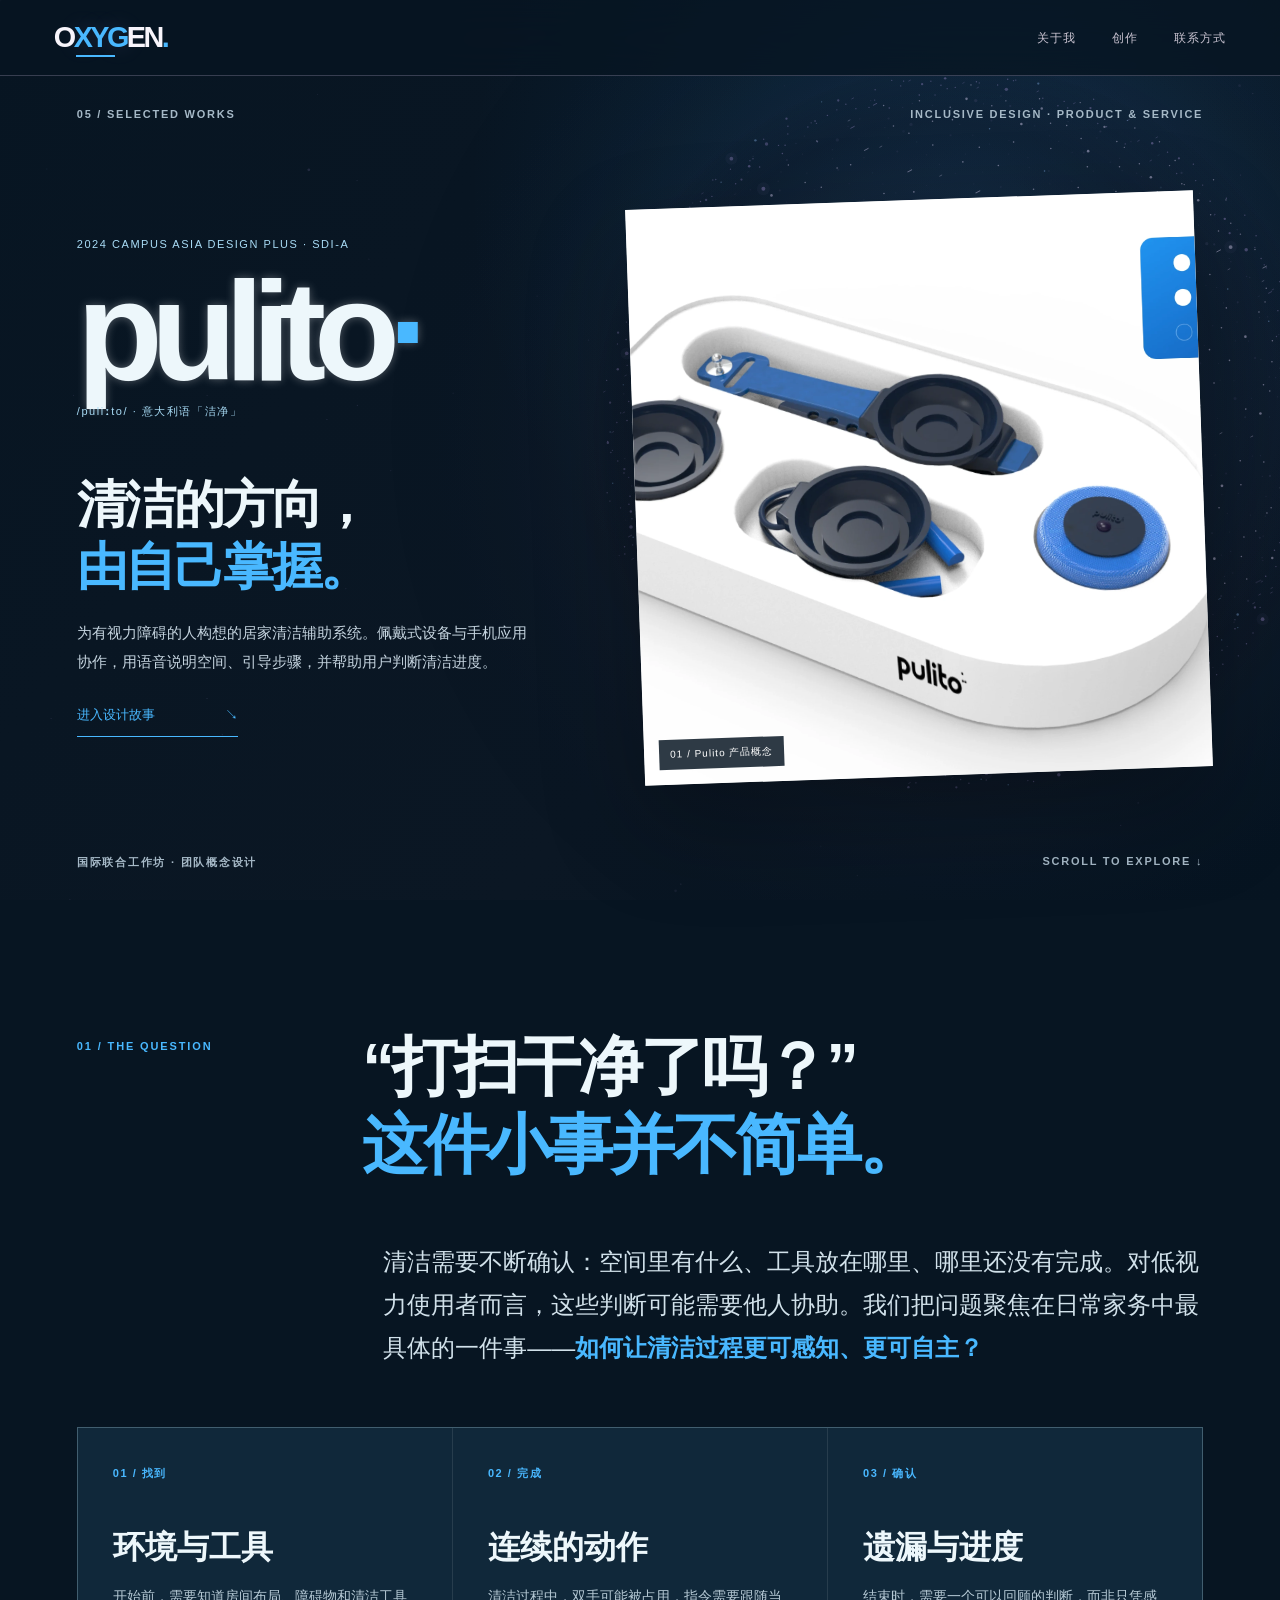
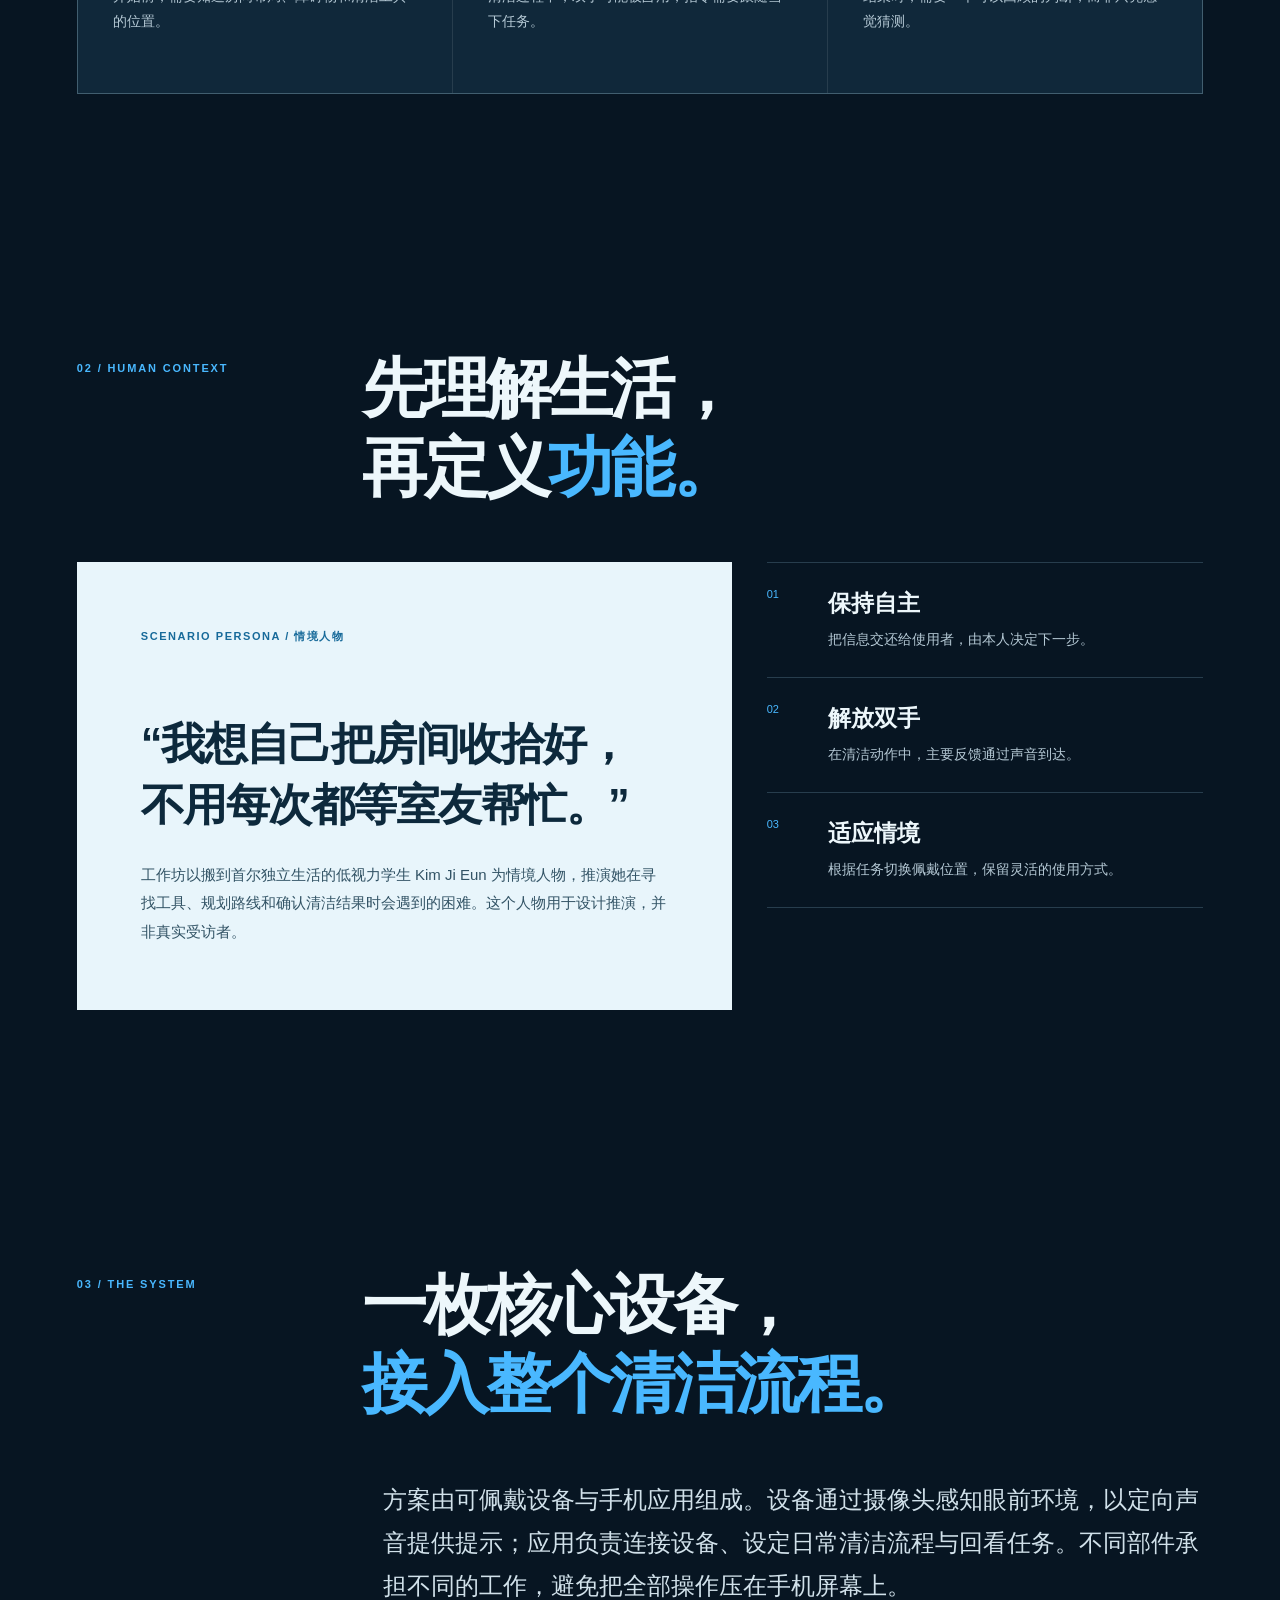
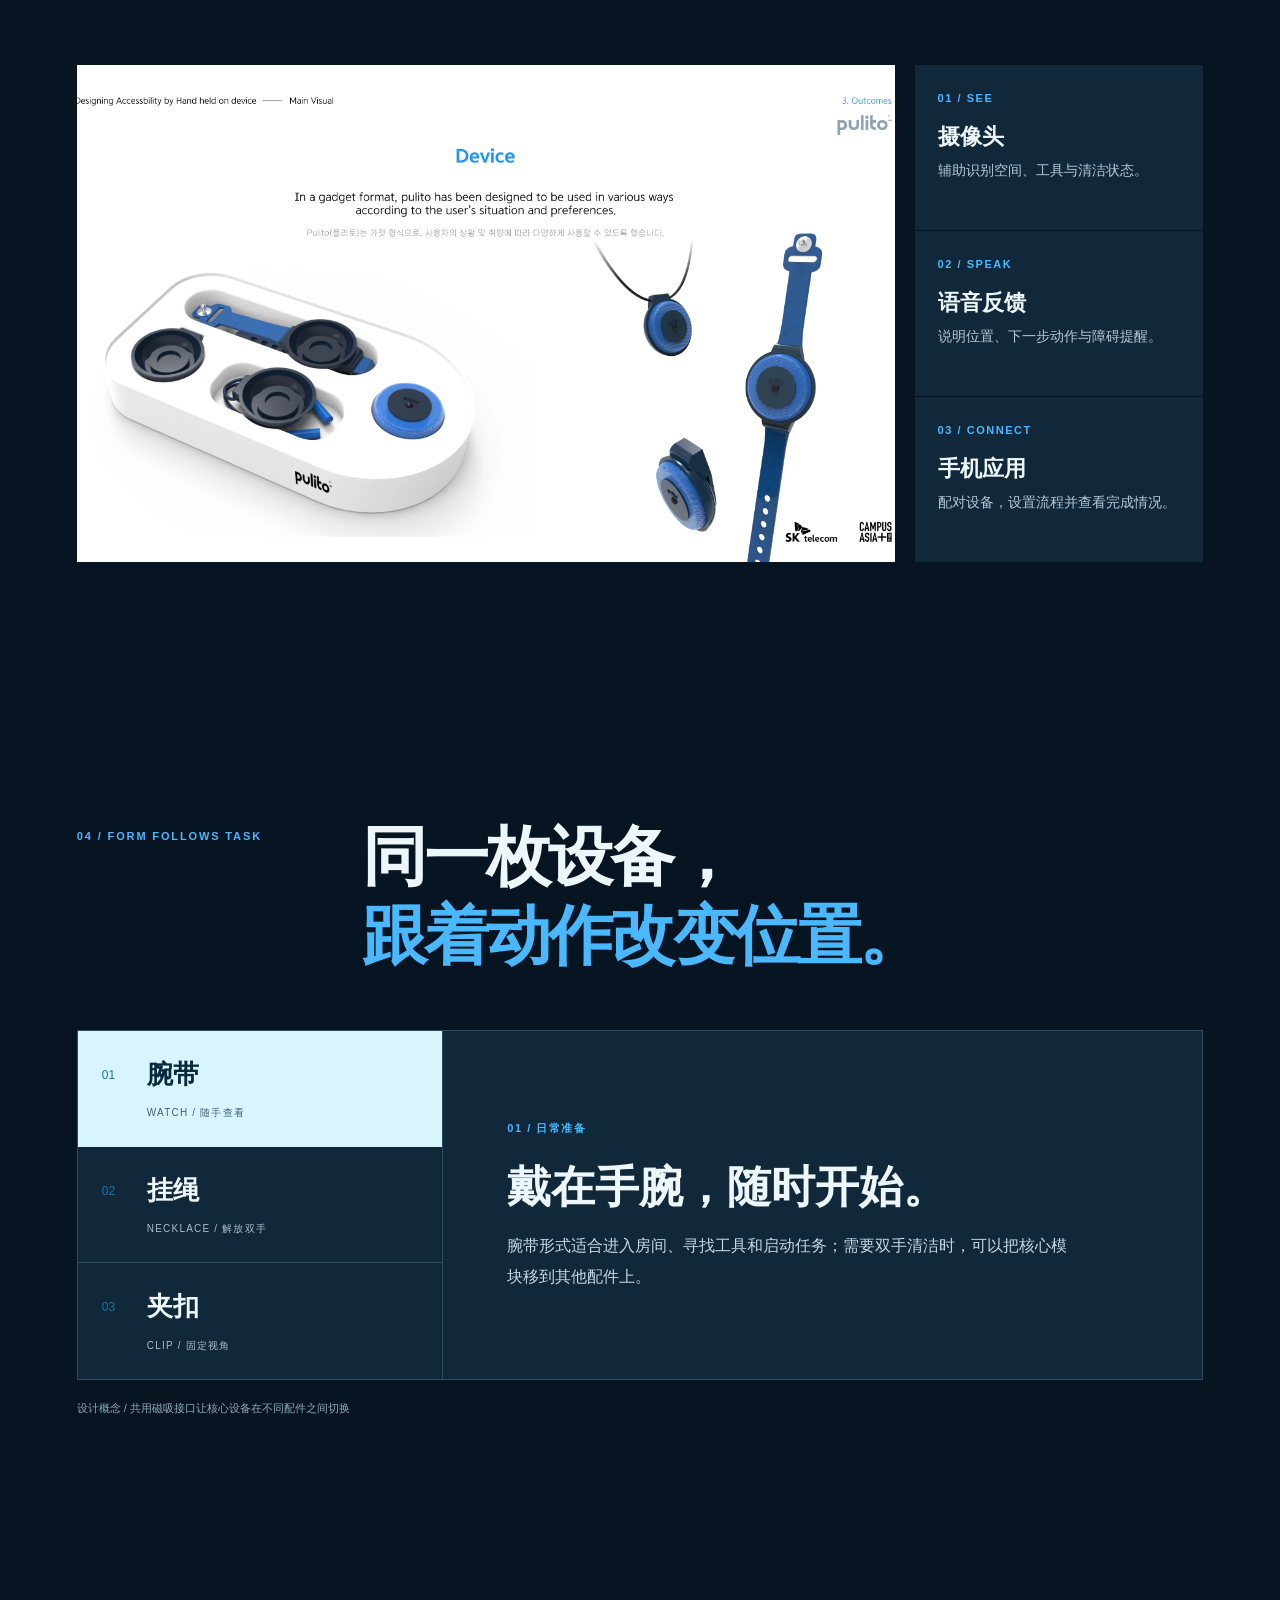
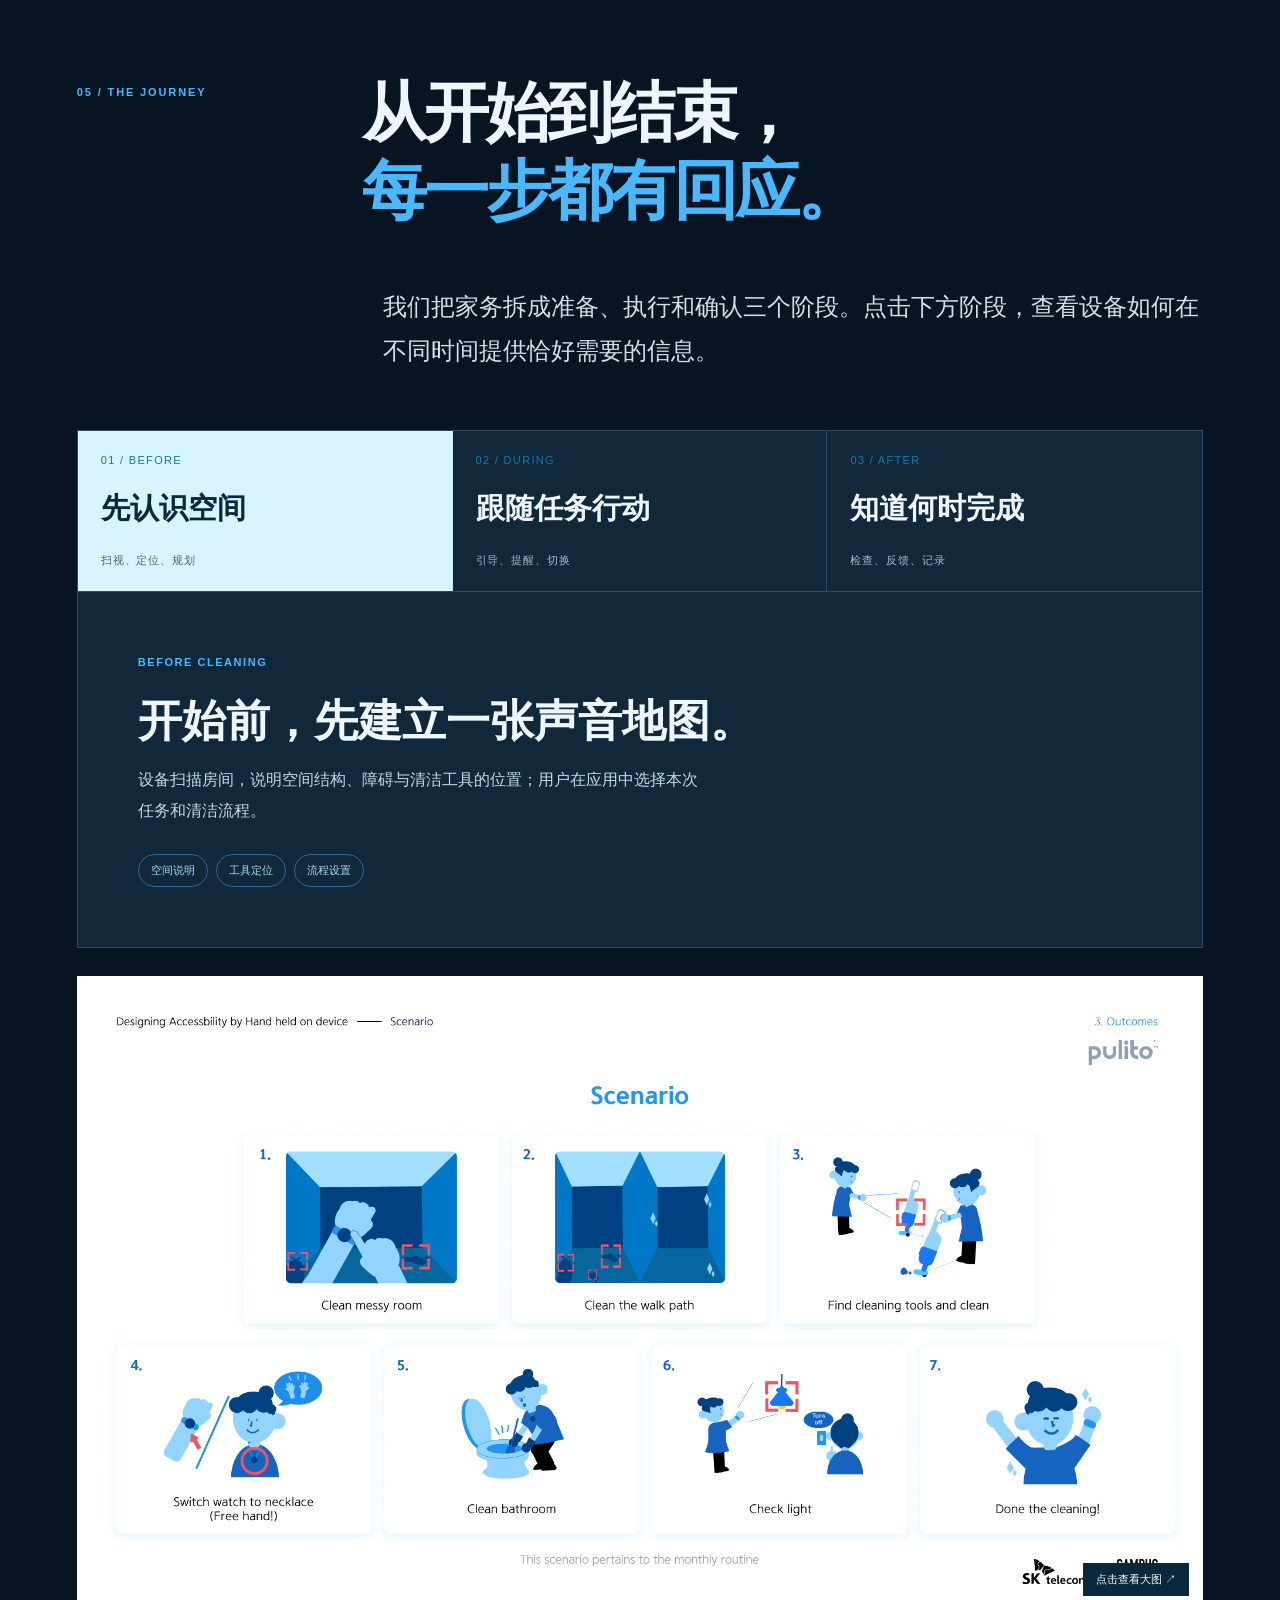
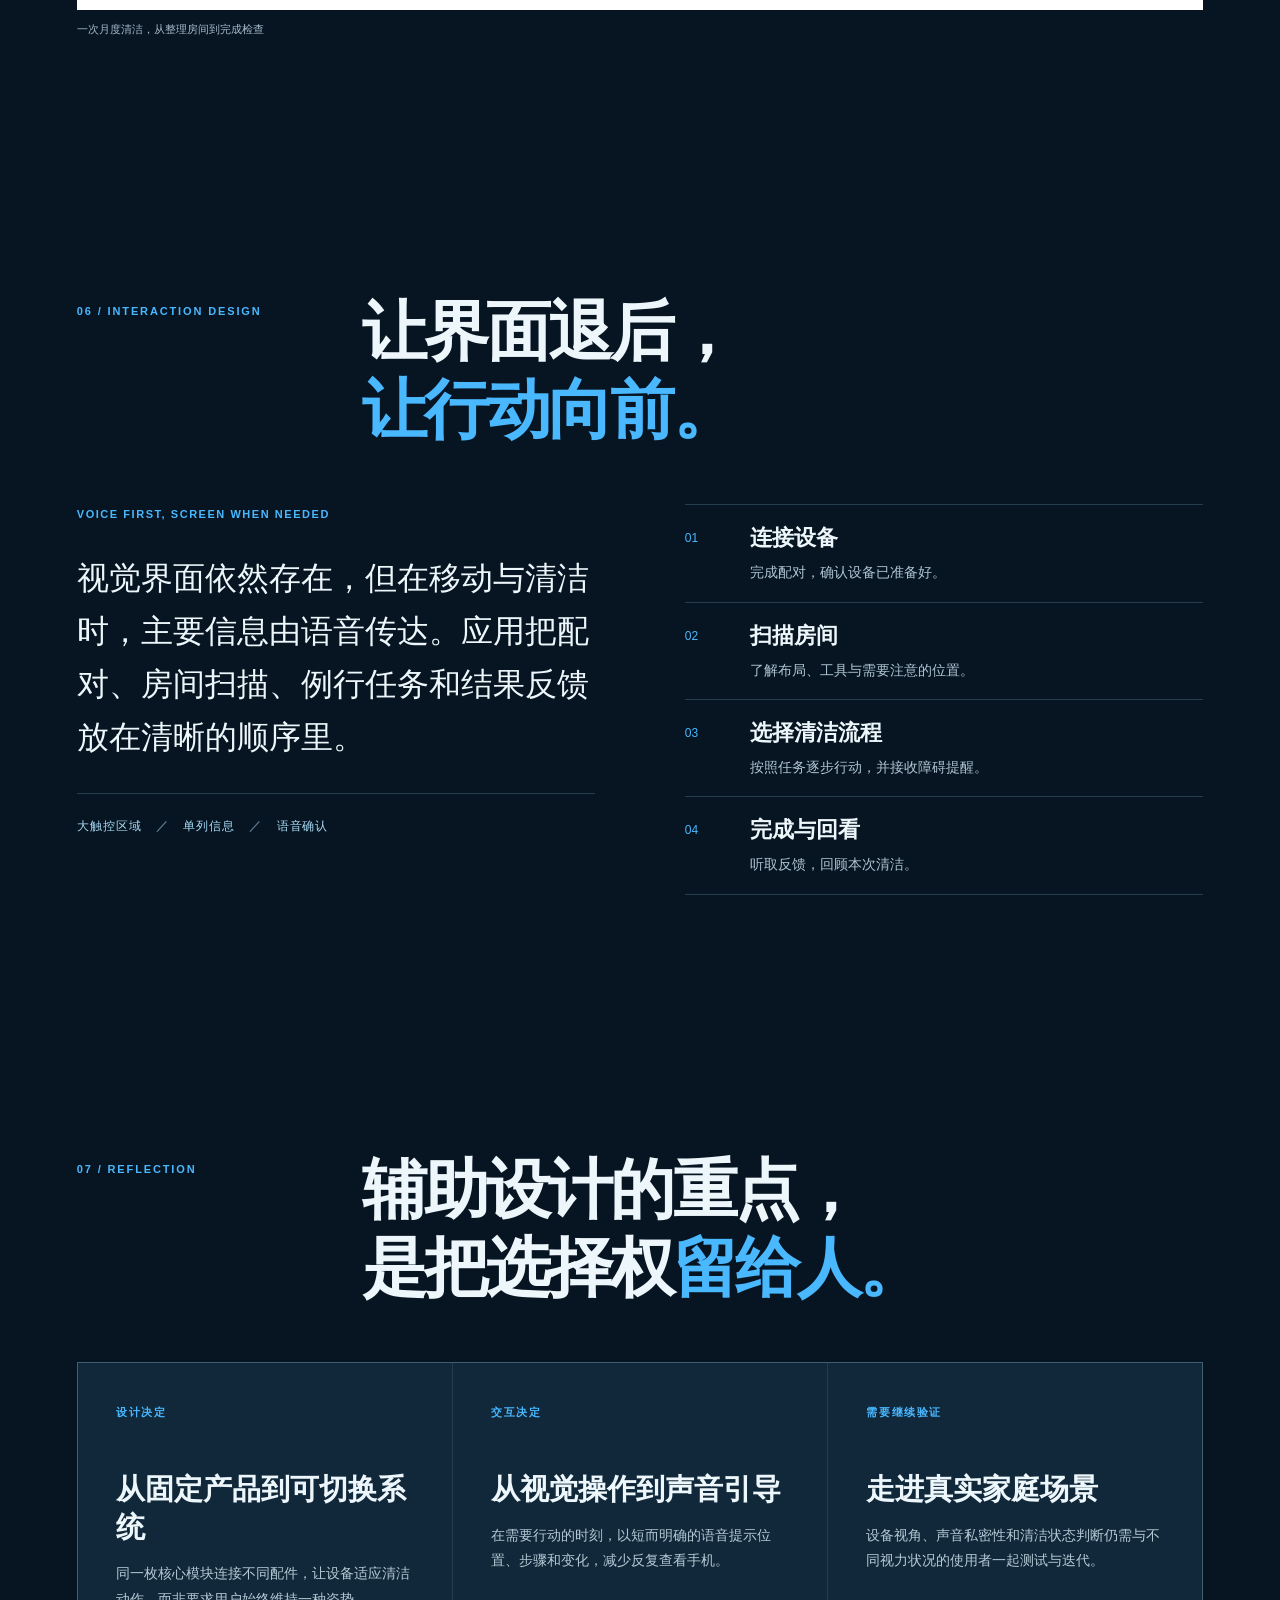
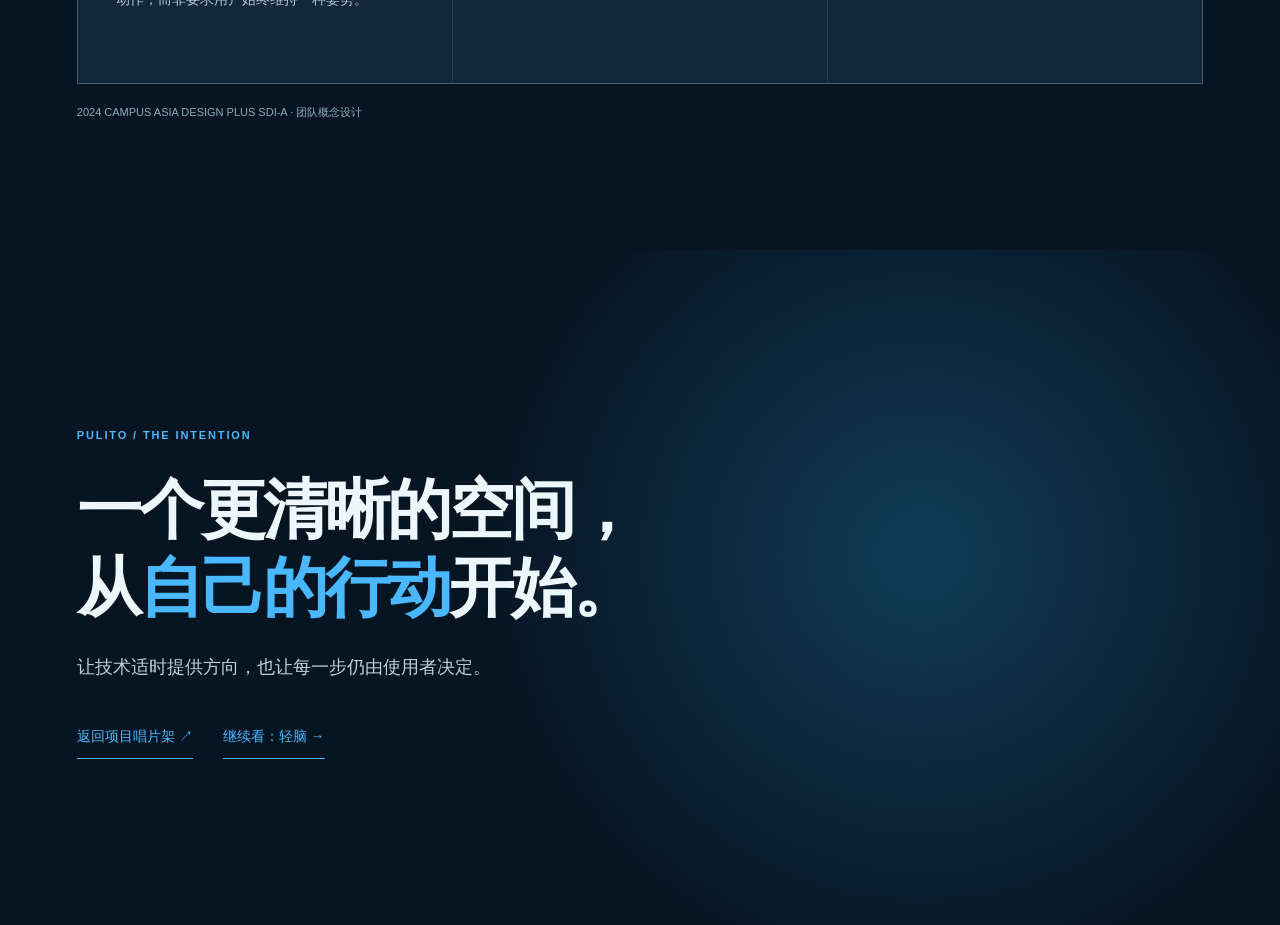
<file: portfolio-4.html>
<!doctype html>
<html lang="zh-CN">
<head>
  <meta charset="UTF-8">
  <meta name="viewport" content="width=device-width, initial-scale=1">
  <meta name="theme-color" content="#071522">
  <meta name="description" content="Pulito：面向低视力人群的居家清洁辅助概念。从生活情境、服务路径到可切换佩戴方式的设备与语音引导。">
  <title>Pulito｜OXYGEN</title>
  <link rel="stylesheet" href="styles.css">
  <link rel="stylesheet" href="pulito.css">
  <link rel="stylesheet" href="site-refine.css">
</head>
<body class="pl-body">
  <canvas id="circleCanvas" aria-hidden="true"></canvas>
  <header class="header pl-header">
    <nav aria-label="主导航">
      <a href="index.html" class="logo brand-wordmark" aria-label="OXYGEN，返回首页"><span class="brand-name">O<span class="brand-code">XYG</span>EN<span class="brand-period">.</span></span></a>
      <ul><li><a href="index.html#about">关于我</a></li><li><a href="index.html#portfolio">创作</a></li><li><a href="index.html#contact">联系方式</a></li></ul>
      <a class="header-back" href="index.html#portfolio">返回创作 ↗</a>
    </nav>
    <span class="pl-progress" aria-hidden="true"></span>
  </header>
  <main class="pl-page">
    <section class="pl-hero" aria-labelledby="pl-title">
      <div class="pl-topline"><span>05 / SELECTED WORKS</span><span>INCLUSIVE DESIGN · PRODUCT & SERVICE</span></div>
      <div class="pl-hero-inner">
        <div class="pl-hero-copy">
          <p class="pl-kicker">2024 CAMPUS ASIA DESIGN PLUS · SDI-A</p>
          <h1 id="pl-title">pulito<span aria-hidden="true">·</span></h1>
          <p class="pl-translation">/puliːto/ · 意大利语「洁净」</p>
          <h2>清洁的方向，<br><em>由自己掌握。</em></h2>
          <p class="pl-hero-intro">为有视力障碍的人构想的居家清洁辅助系统。佩戴式设备与手机应用协作，用语音说明空间、引导步骤，并帮助用户判断清洁进度。</p>
          <a class="pl-text-link" href="#challenge">进入设计故事 <span aria-hidden="true">↘</span></a>
        </div>
        <figure class="pl-hero-product"><img src="images/portfolio/portfolio4-detail1.webp" alt="Pulito 磁吸设备、腕带、挂绳和夹扣组成的产品套装" fetchpriority="high"><figcaption>01 / Pulito 产品概念</figcaption></figure>
      </div>
      <div class="pl-hero-bottom"><span>国际联合工作坊 · 团队概念设计</span><span>SCROLL TO EXPLORE ↓</span></div>
    </section>

    <section class="pl-section pl-challenge" id="challenge" aria-labelledby="pl-challenge-title">
      <div class="pl-heading"><span>01 / THE QUESTION</span><h2 id="pl-challenge-title">“打扫干净了吗？”<br><em>这件小事并不简单。</em></h2></div>
      <p class="pl-lede">清洁需要不断确认：空间里有什么、工具放在哪里、哪里还没有完成。对低视力使用者而言，这些判断可能需要他人协助。我们把问题聚焦在日常家务中最具体的一件事——<strong>如何让清洁过程更可感知、更可自主？</strong></p>
      <div class="pl-issue-grid"><article><span>01 / 找到</span><h3>环境与工具</h3><p>开始前，需要知道房间布局、障碍物和清洁工具的位置。</p></article><article><span>02 / 完成</span><h3>连续的动作</h3><p>清洁过程中，双手可能被占用，指令需要跟随当下任务。</p></article><article><span>03 / 确认</span><h3>遗漏与进度</h3><p>结束时，需要一个可以回顾的判断，而非只凭感觉猜测。</p></article></div>
    </section>

    <section class="pl-section pl-persona" id="insight" aria-labelledby="pl-insight-title">
      <div class="pl-heading"><span>02 / HUMAN CONTEXT</span><h2 id="pl-insight-title">先理解生活，<br>再定义<span>功能。</span></h2></div>
      <div class="pl-persona-layout"><div class="pl-persona-quote"><span>SCENARIO PERSONA / 情境人物</span><blockquote>“我想自己把房间收拾好，<br>不用每次都等室友帮忙。”</blockquote><p>工作坊以搬到首尔独立生活的低视力学生 Kim Ji Eun 为情境人物，推演她在寻找工具、规划路线和确认清洁结果时会遇到的困难。这个人物用于设计推演，并非真实受访者。</p></div><div class="pl-principles"><div><span>01</span><strong>保持自主</strong><p>把信息交还给使用者，由本人决定下一步。</p></div><div><span>02</span><strong>解放双手</strong><p>在清洁动作中，主要反馈通过声音到达。</p></div><div><span>03</span><strong>适应情境</strong><p>根据任务切换佩戴位置，保留灵活的使用方式。</p></div></div></div>
    </section>

    <section class="pl-section pl-system" id="system" aria-labelledby="pl-system-title">
      <div class="pl-heading"><span>03 / THE SYSTEM</span><h2 id="pl-system-title">一枚核心设备，<br><span>接入整个清洁流程。</span></h2></div>
      <p class="pl-lede">方案由可佩戴设备与手机应用组成。设备通过摄像头感知眼前环境，以定向声音提供提示；应用负责连接设备、设定日常清洁流程与回看任务。不同部件承担不同的工作，避免把全部操作压在手机屏幕上。</p>
      <div class="pl-system-visual"><figure><img src="images/portfolio/portfolio4-detail4.webp" alt="Pulito 产品展示：核心设备可连接腕带、挂绳和夹扣" loading="lazy"><figcaption>一枚核心设备，三种佩戴形态</figcaption></figure><div class="pl-system-key"><div><span>01 / SEE</span><strong>摄像头</strong><p>辅助识别空间、工具与清洁状态。</p></div><div><span>02 / SPEAK</span><strong>语音反馈</strong><p>说明位置、下一步动作与障碍提醒。</p></div><div><span>03 / CONNECT</span><strong>手机应用</strong><p>配对设备，设置流程并查看完成情况。</p></div></div></div>
    </section>

    <section class="pl-section pl-wear" id="wear" aria-labelledby="pl-wear-title">
      <div class="pl-heading"><span>04 / FORM FOLLOWS TASK</span><h2 id="pl-wear-title">同一枚设备，<br><span>跟着动作改变位置。</span></h2></div>
      <div class="pl-wear-layout"><div class="pl-wear-select" role="tablist" aria-label="选择佩戴方式">
        <button class="pl-wear-tab is-active" id="pl-wear-tab-1" role="tab" aria-controls="pl-wear-panel-1" aria-selected="true" tabindex="0" type="button"><span>01</span><strong>腕带</strong><small>WATCH / 随手查看</small></button>
        <button class="pl-wear-tab" id="pl-wear-tab-2" role="tab" aria-controls="pl-wear-panel-2" aria-selected="false" tabindex="-1" type="button"><span>02</span><strong>挂绳</strong><small>NECKLACE / 解放双手</small></button>
        <button class="pl-wear-tab" id="pl-wear-tab-3" role="tab" aria-controls="pl-wear-panel-3" aria-selected="false" tabindex="-1" type="button"><span>03</span><strong>夹扣</strong><small>CLIP / 固定视角</small></button>
      </div><div class="pl-wear-panels">
        <article id="pl-wear-panel-1" role="tabpanel" aria-labelledby="pl-wear-tab-1"><span>01 / 日常准备</span><h3>戴在手腕，随时开始。</h3><p>腕带形式适合进入房间、寻找工具和启动任务；需要双手清洁时，可以把核心模块移到其他配件上。</p></article>
        <article id="pl-wear-panel-2" role="tabpanel" aria-labelledby="pl-wear-tab-2" hidden><span>02 / 持续清洁</span><h3>挂在胸前，双手留给行动。</h3><p>在擦洗浴室等任务中，挂绳让设备保持在身前，摄像头视角与作业方向更接近，同时减少手腕上的负担。</p></article>
        <article id="pl-wear-panel-3" role="tabpanel" aria-labelledby="pl-wear-tab-3" hidden><span>03 / 按需固定</span><h3>夹在衣服上，按情境调整。</h3><p>夹扣提供另一种固定方式。共用的磁吸连接结构，让设备能够在不同配件之间快速切换。</p></article>
      </div></div>
      <p class="pl-wear-note">设计概念 / 共用磁吸接口让核心设备在不同配件之间切换</p>
    </section>

    <section class="pl-section pl-journey" id="journey" aria-labelledby="pl-journey-title">
      <div class="pl-heading"><span>05 / THE JOURNEY</span><h2 id="pl-journey-title">从开始到结束，<br><span>每一步都有回应。</span></h2></div>
      <p class="pl-lede">我们把家务拆成准备、执行和确认三个阶段。点击下方阶段，查看设备如何在不同时间提供恰好需要的信息。</p>
      <div class="pl-journey-shell"><div class="pl-journey-tabs" role="tablist" aria-label="清洁流程阶段">
        <button class="pl-journey-tab is-active" id="pl-step-tab-1" role="tab" aria-controls="pl-step-panel-1" aria-selected="true" tabindex="0" type="button"><span>01 / BEFORE</span><strong>先认识空间</strong><small>扫视、定位、规划</small></button>
        <button class="pl-journey-tab" id="pl-step-tab-2" role="tab" aria-controls="pl-step-panel-2" aria-selected="false" tabindex="-1" type="button"><span>02 / DURING</span><strong>跟随任务行动</strong><small>引导、提醒、切换</small></button>
        <button class="pl-journey-tab" id="pl-step-tab-3" role="tab" aria-controls="pl-step-panel-3" aria-selected="false" tabindex="-1" type="button"><span>03 / AFTER</span><strong>知道何时完成</strong><small>检查、反馈、记录</small></button>
      </div><div class="pl-journey-panels">
        <article id="pl-step-panel-1" role="tabpanel" aria-labelledby="pl-step-tab-1"><span>BEFORE CLEANING</span><h3>开始前，先建立一张声音地图。</h3><p>设备扫描房间，说明空间结构、障碍与清洁工具的位置；用户在应用中选择本次任务和清洁流程。</p><div class="pl-step-tags"><span>空间说明</span><span>工具定位</span><span>流程设置</span></div></article>
        <article id="pl-step-panel-2" role="tabpanel" aria-labelledby="pl-step-tab-2" hidden><span>DURING CLEANING</span><h3>行动中，只给下一步需要的提示。</h3><p>针对捡拾、拖地、浴室清洁等任务，语音逐步提示动作与行进方向；遇到障碍时给出警示，并允许用户切换设备佩戴位置。</p><div class="pl-step-tags"><span>分步引导</span><span>障碍提醒</span><span>自由切换</span></div></article>
        <article id="pl-step-panel-3" role="tabpanel" aria-labelledby="pl-step-tab-3" hidden><span>AFTER CLEANING</span><h3>结束后，让完成感有依据。</h3><p>方案通过图像辅助评估清洁状态，并以语音反馈结果。应用保留清洁记录，为下次整理提供参考。</p><div class="pl-step-tags"><span>状态检查</span><span>语音反馈</span><span>任务回顾</span></div></article>
      </div></div>
      <figure class="pl-scenario"><button type="button" class="pl-scenario-open" aria-label="放大查看 Pulito 月度清洁情境图"><img src="images/portfolio/portfolio4-detail3.png" alt="Pulito 清洁情境图：整理房间、清理路径、寻找工具、转换佩戴方式、清洁浴室并完成任务" loading="lazy"><span>点击查看大图 ↗</span></button><figcaption>一次月度清洁，从整理房间到完成检查</figcaption></figure>
    </section>

    <section class="pl-section pl-interface" id="interface" aria-labelledby="pl-interface-title">
      <div class="pl-heading"><span>06 / INTERACTION DESIGN</span><h2 id="pl-interface-title">让界面退后，<br><span>让行动向前。</span></h2></div>
      <div class="pl-interface-grid"><div class="pl-interface-lead"><span>VOICE FIRST, SCREEN WHEN NEEDED</span><p>视觉界面依然存在，但在移动与清洁时，主要信息由语音传达。应用把配对、房间扫描、例行任务和结果反馈放在清晰的顺序里。</p><div class="pl-interface-rule">大触控区域 <b>／</b> 单列信息 <b>／</b> 语音确认</div></div><ol class="pl-interface-steps"><li><span>01</span><div><h3>连接设备</h3><p>完成配对，确认设备已准备好。</p></div></li><li><span>02</span><div><h3>扫描房间</h3><p>了解布局、工具与需要注意的位置。</p></div></li><li><span>03</span><div><h3>选择清洁流程</h3><p>按照任务逐步行动，并接收障碍提醒。</p></div></li><li><span>04</span><div><h3>完成与回看</h3><p>听取反馈，回顾本次清洁。</p></div></li></ol></div>
    </section>

    <section class="pl-section pl-reflection" id="reflection" aria-labelledby="pl-reflection-title">
      <div class="pl-heading"><span>07 / REFLECTION</span><h2 id="pl-reflection-title">辅助设计的重点，<br>是把选择权<span>留给人。</span></h2></div>
      <div class="pl-reflection-grid"><article><span>设计决定</span><h3>从固定产品到可切换系统</h3><p>同一枚核心模块连接不同配件，让设备适应清洁动作，而非要求用户始终维持一种姿势。</p></article><article><span>交互决定</span><h3>从视觉操作到声音引导</h3><p>在需要行动的时刻，以短而明确的语音提示位置、步骤和变化，减少反复查看手机。</p></article><article><span>需要继续验证</span><h3>走进真实家庭场景</h3><p>设备视角、声音私密性和清洁状态判断仍需与不同视力状况的使用者一起测试与迭代。</p></article></div>
      <p class="pl-source-note">2024 CAMPUS ASIA DESIGN PLUS SDI-A · 团队概念设计</p>
    </section>
    <section class="pl-finale" aria-labelledby="pl-finale-title"><span>PULITO / THE INTENTION</span><h2 id="pl-finale-title">一个更清晰的空间，<br>从<span>自己的行动</span>开始。</h2><p>让技术适时提供方向，也让每一步仍由使用者决定。</p><div><a href="index.html#portfolio">返回项目唱片架 ↗</a><a href="portfolio-1.html">继续看：轻脑 →</a></div></section>
  </main>
  <dialog class="pl-dialog" aria-label="清洁情境大图"><form method="dialog"><button type="submit" aria-label="关闭大图">×</button></form><img src="images/portfolio/portfolio4-detail3.png" alt="Pulito 月度清洁完整情境图"><p>一次月度清洁，从整理房间到完成检查</p></dialog>
  <script src="orb.js"></script><script src="pulito.js"></script>
</body>
</html>
</file>
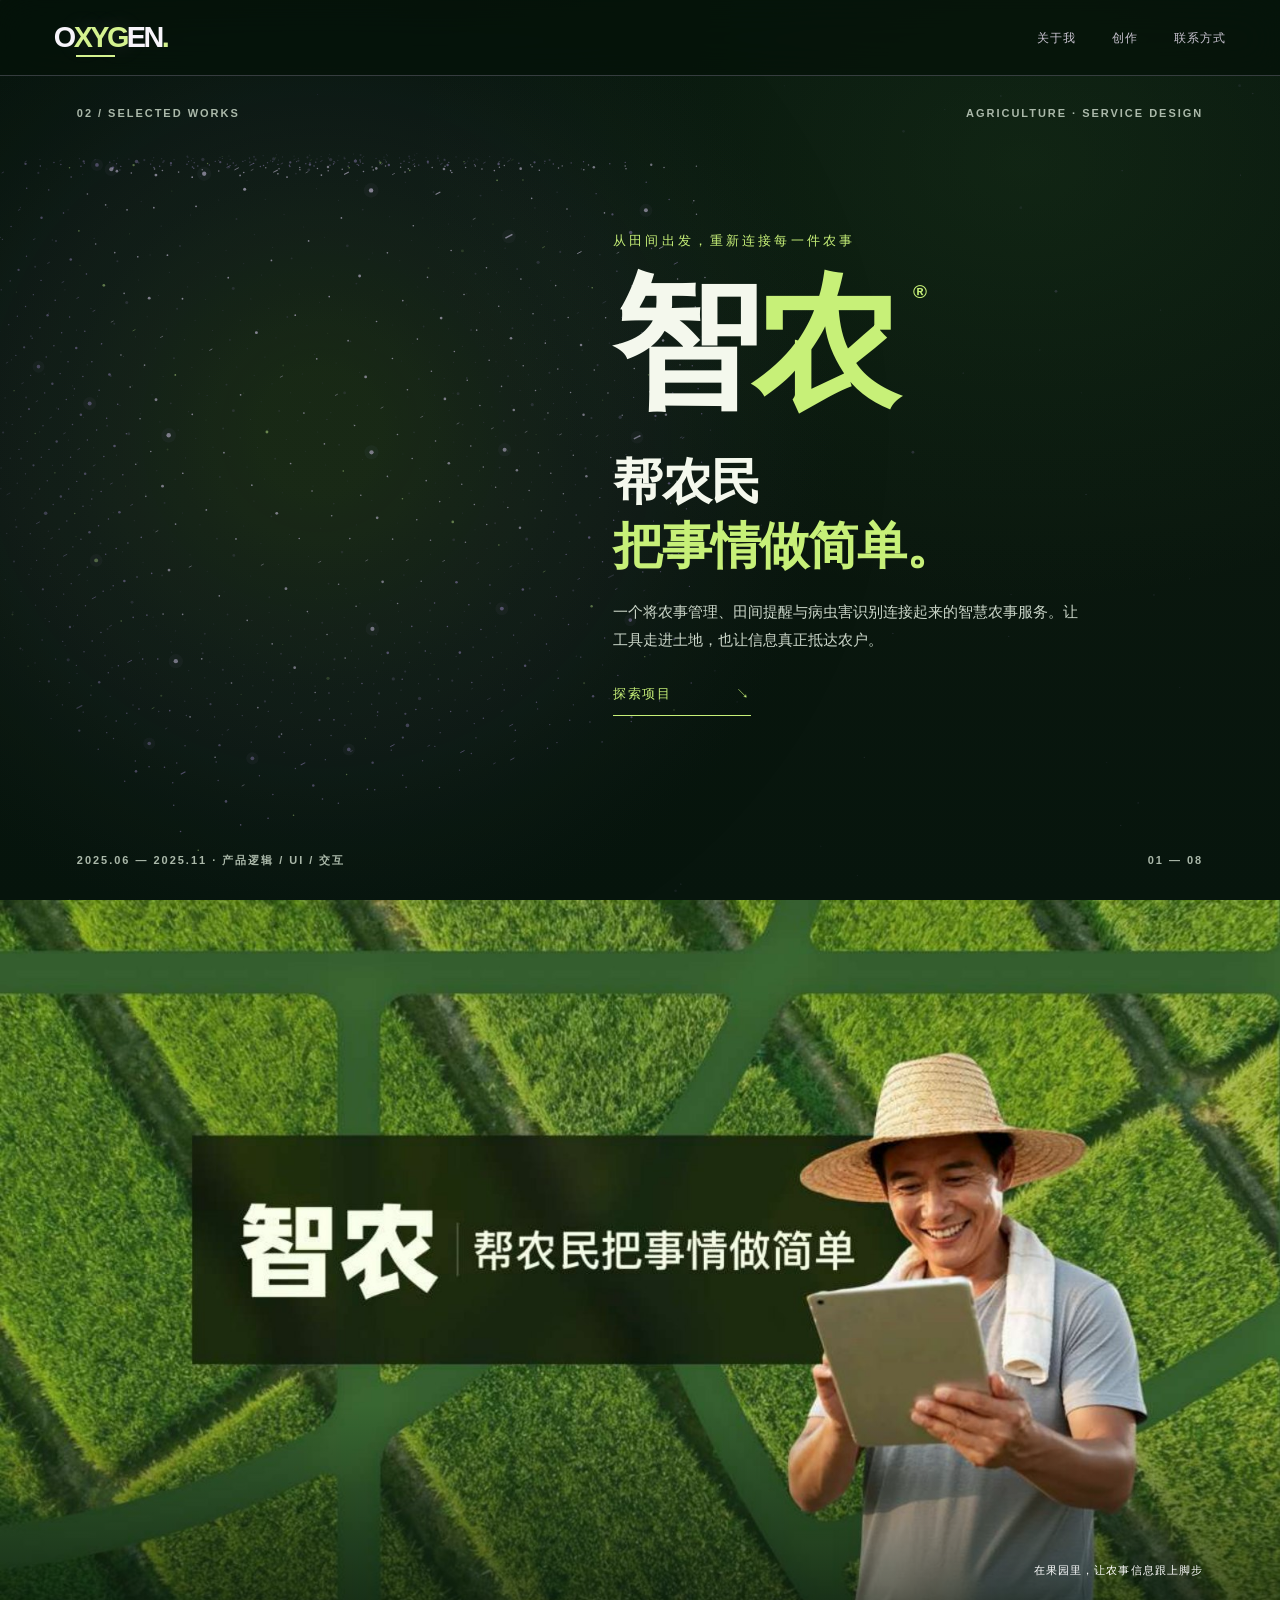
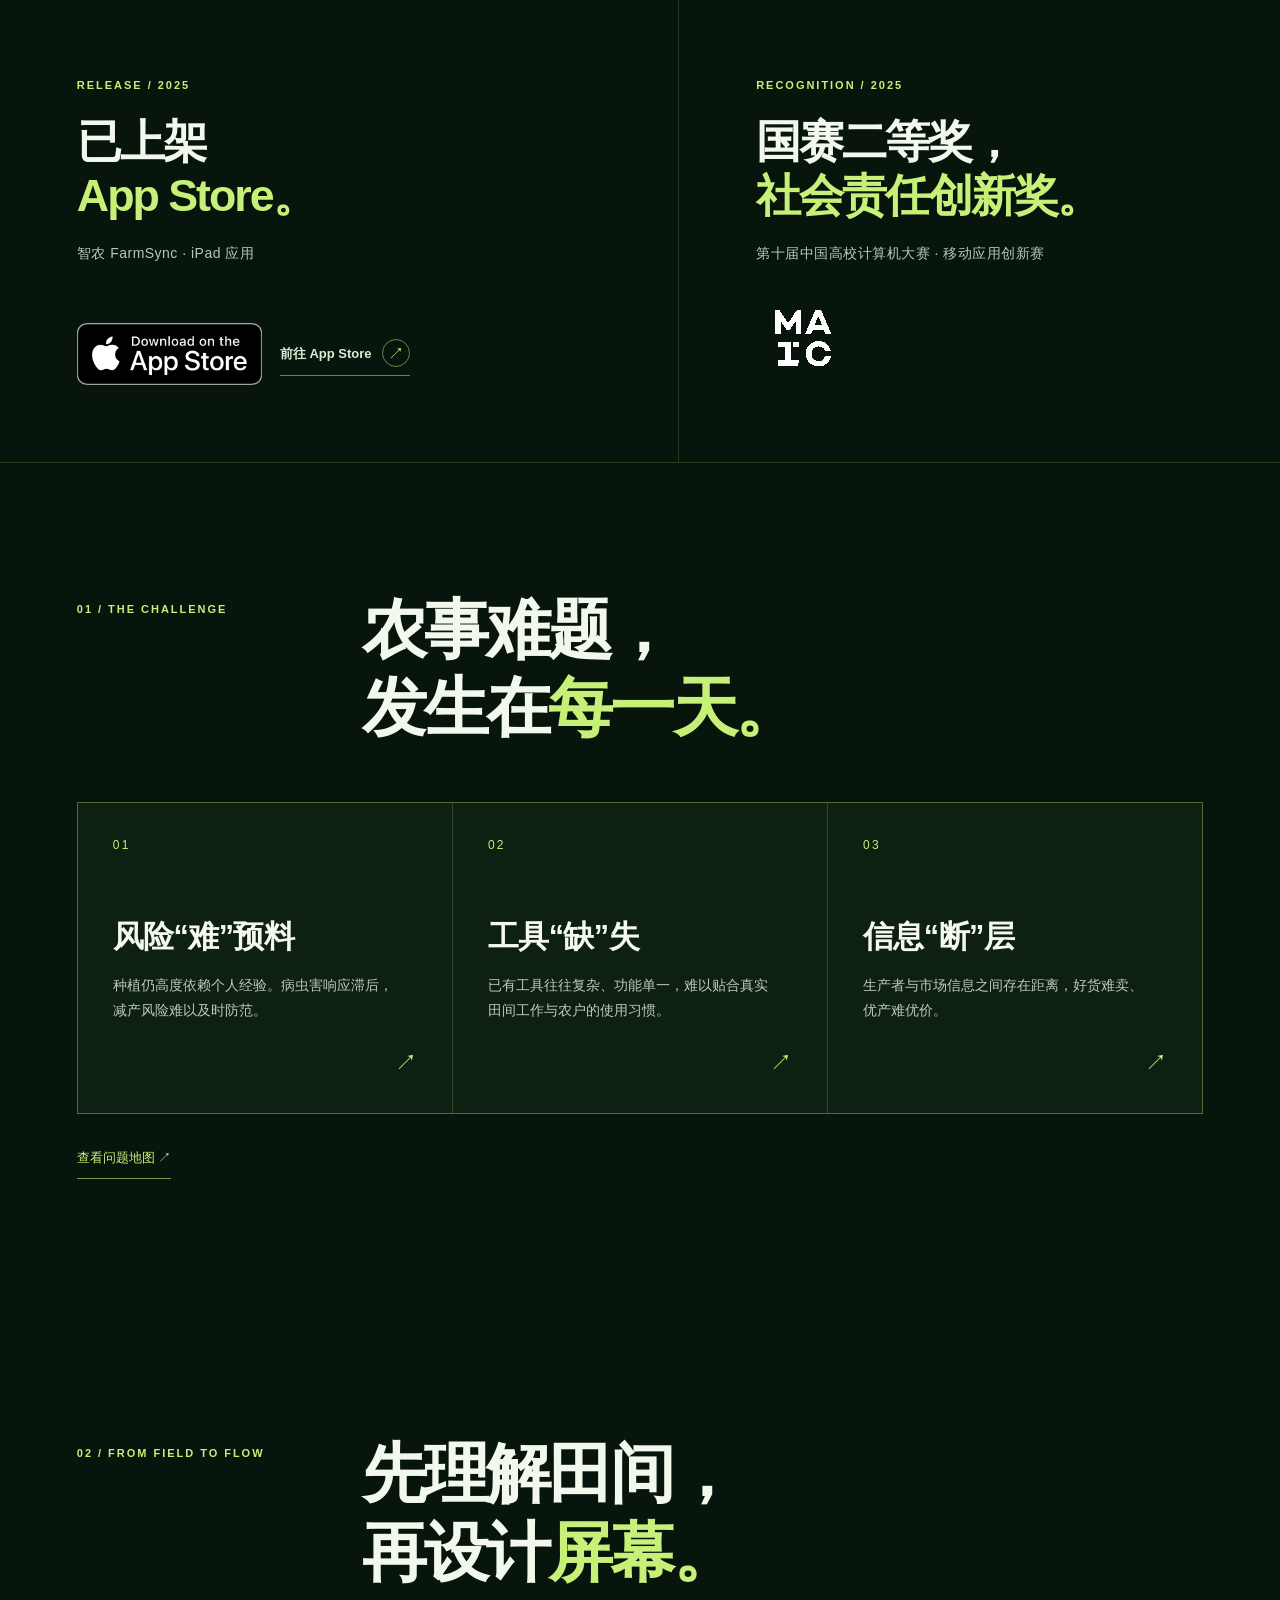
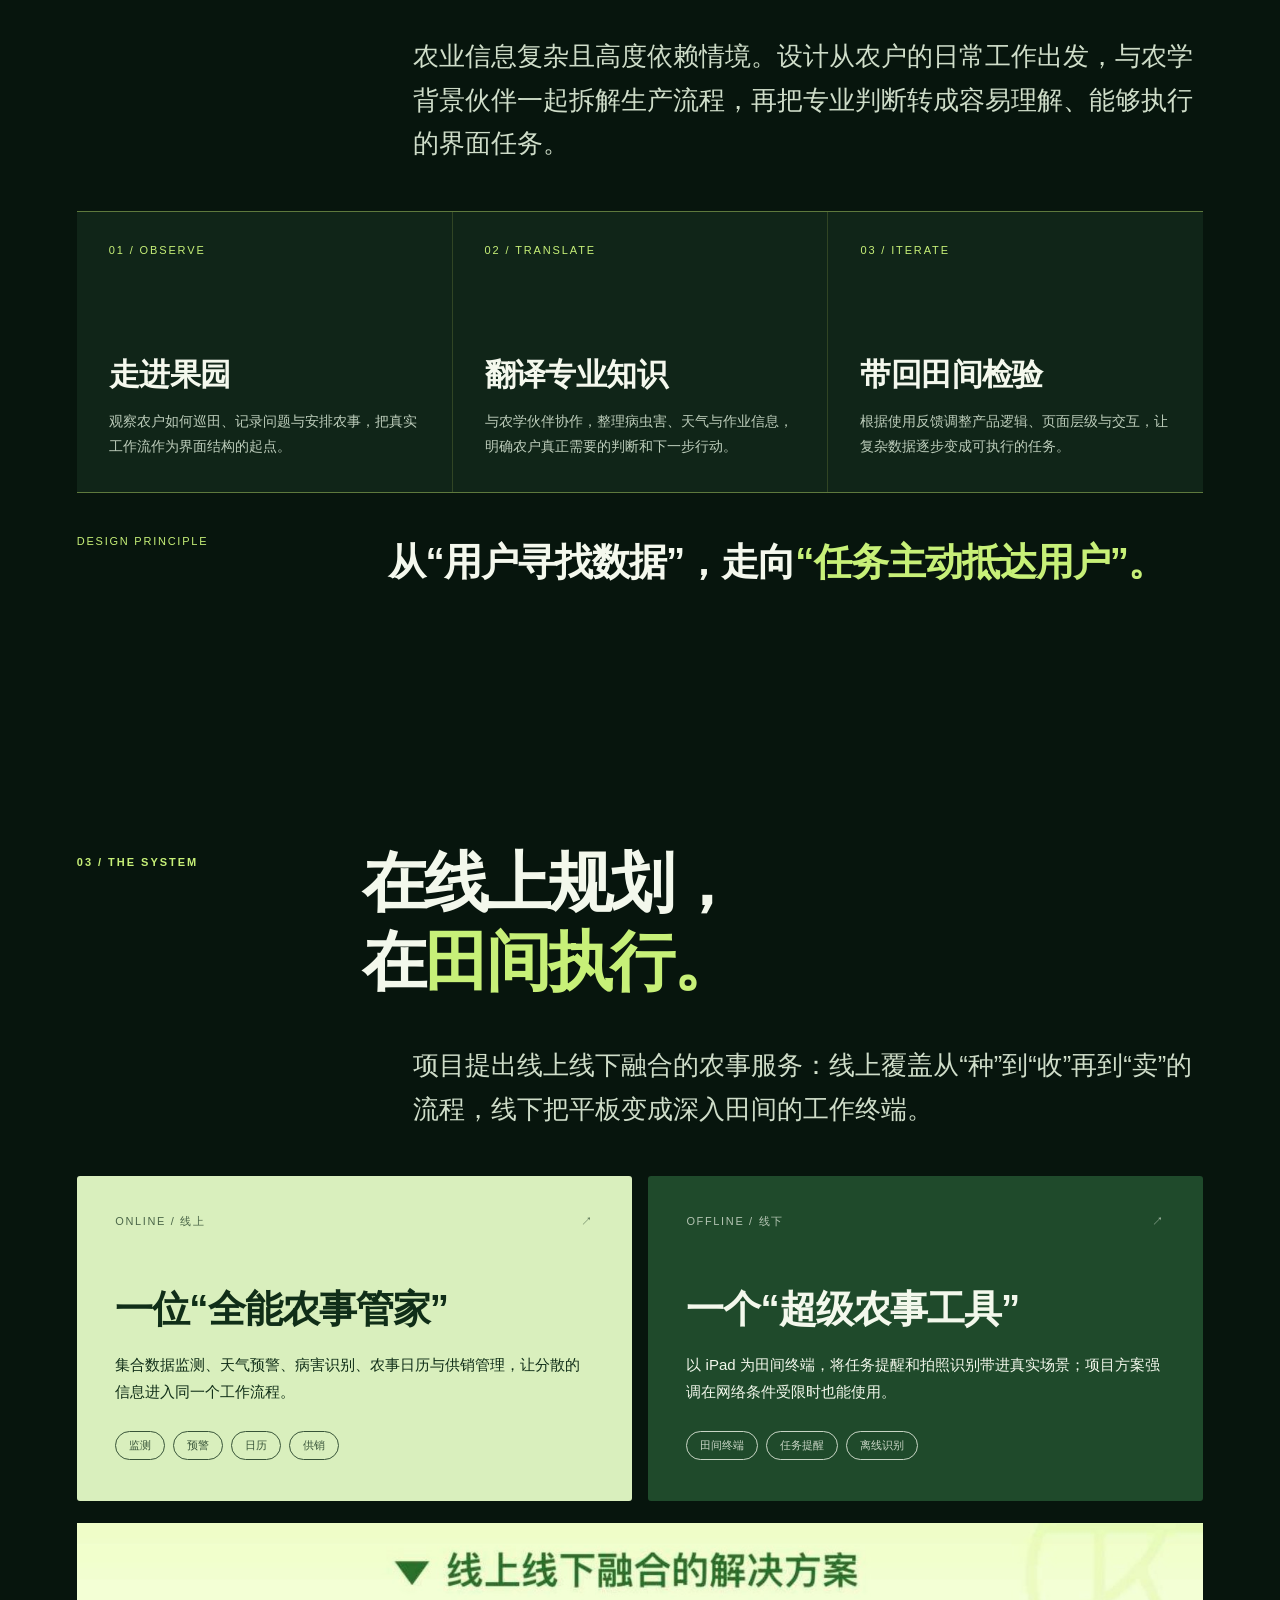
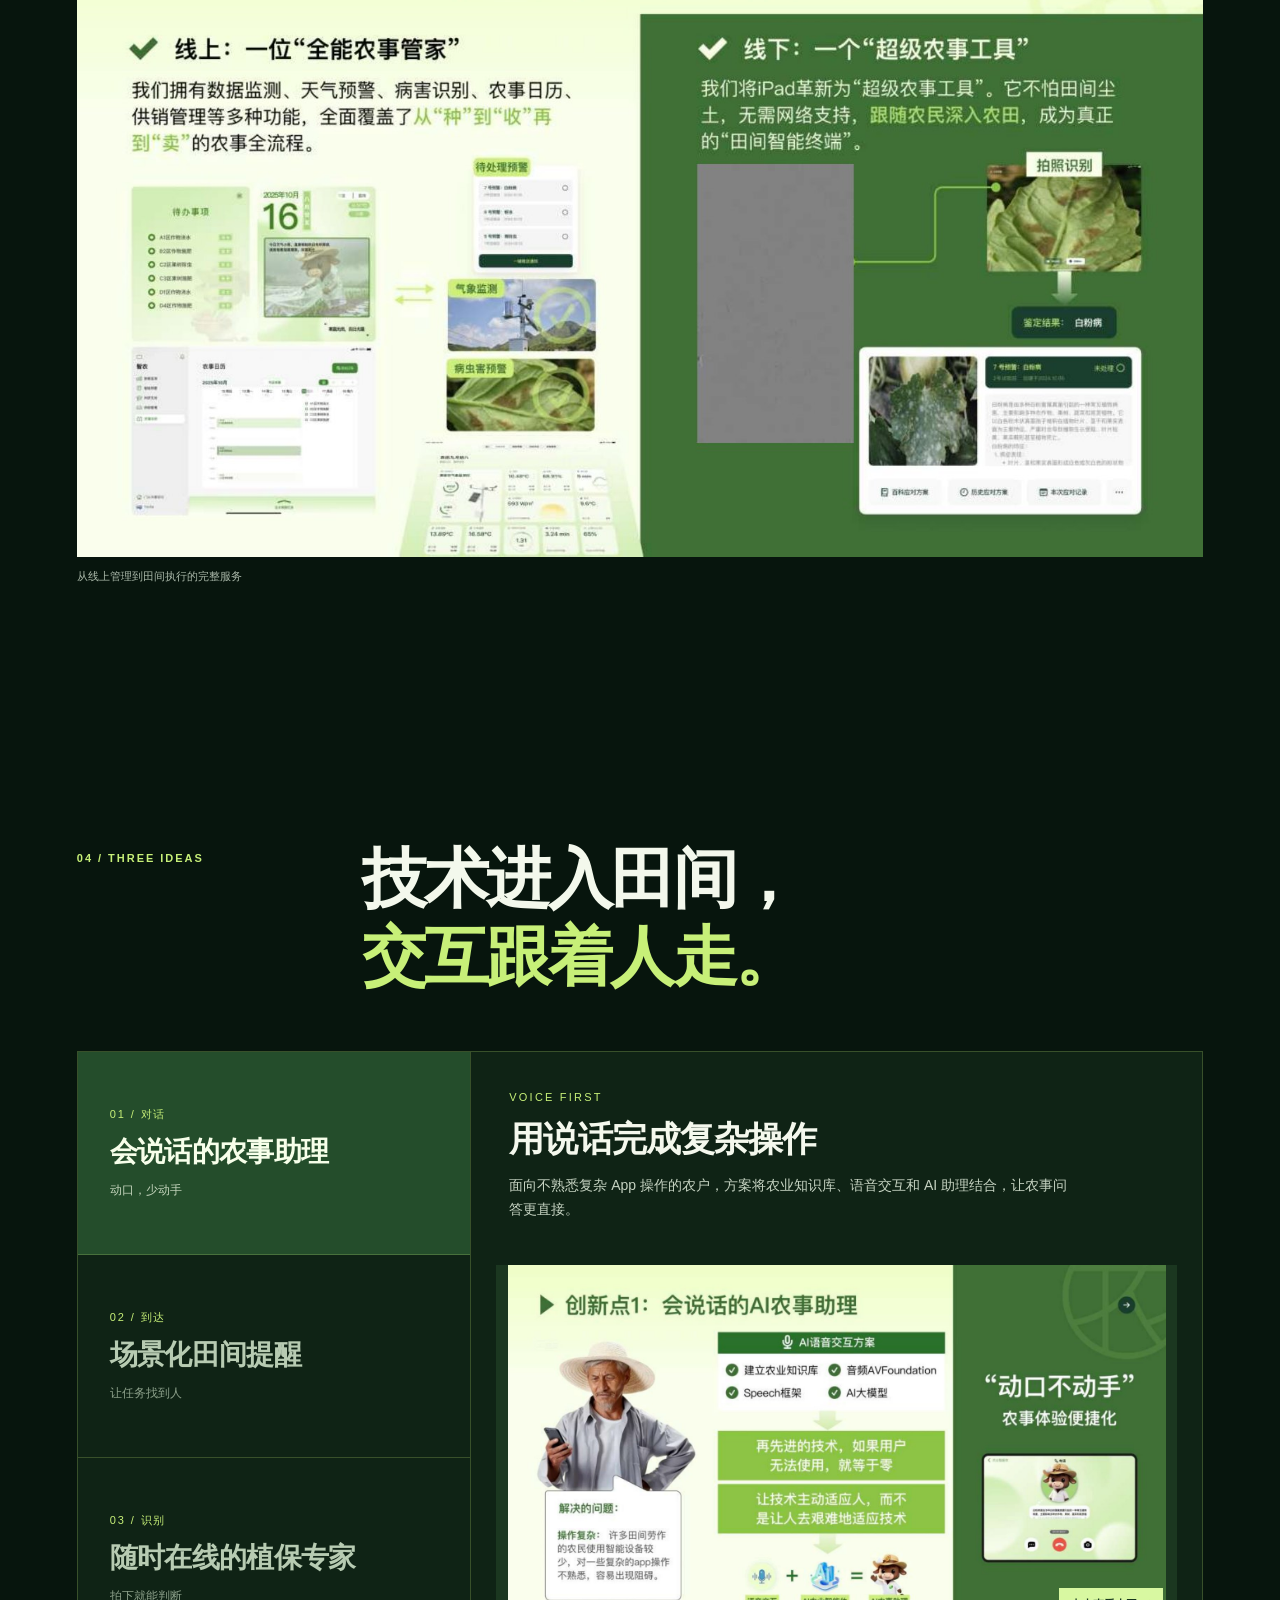
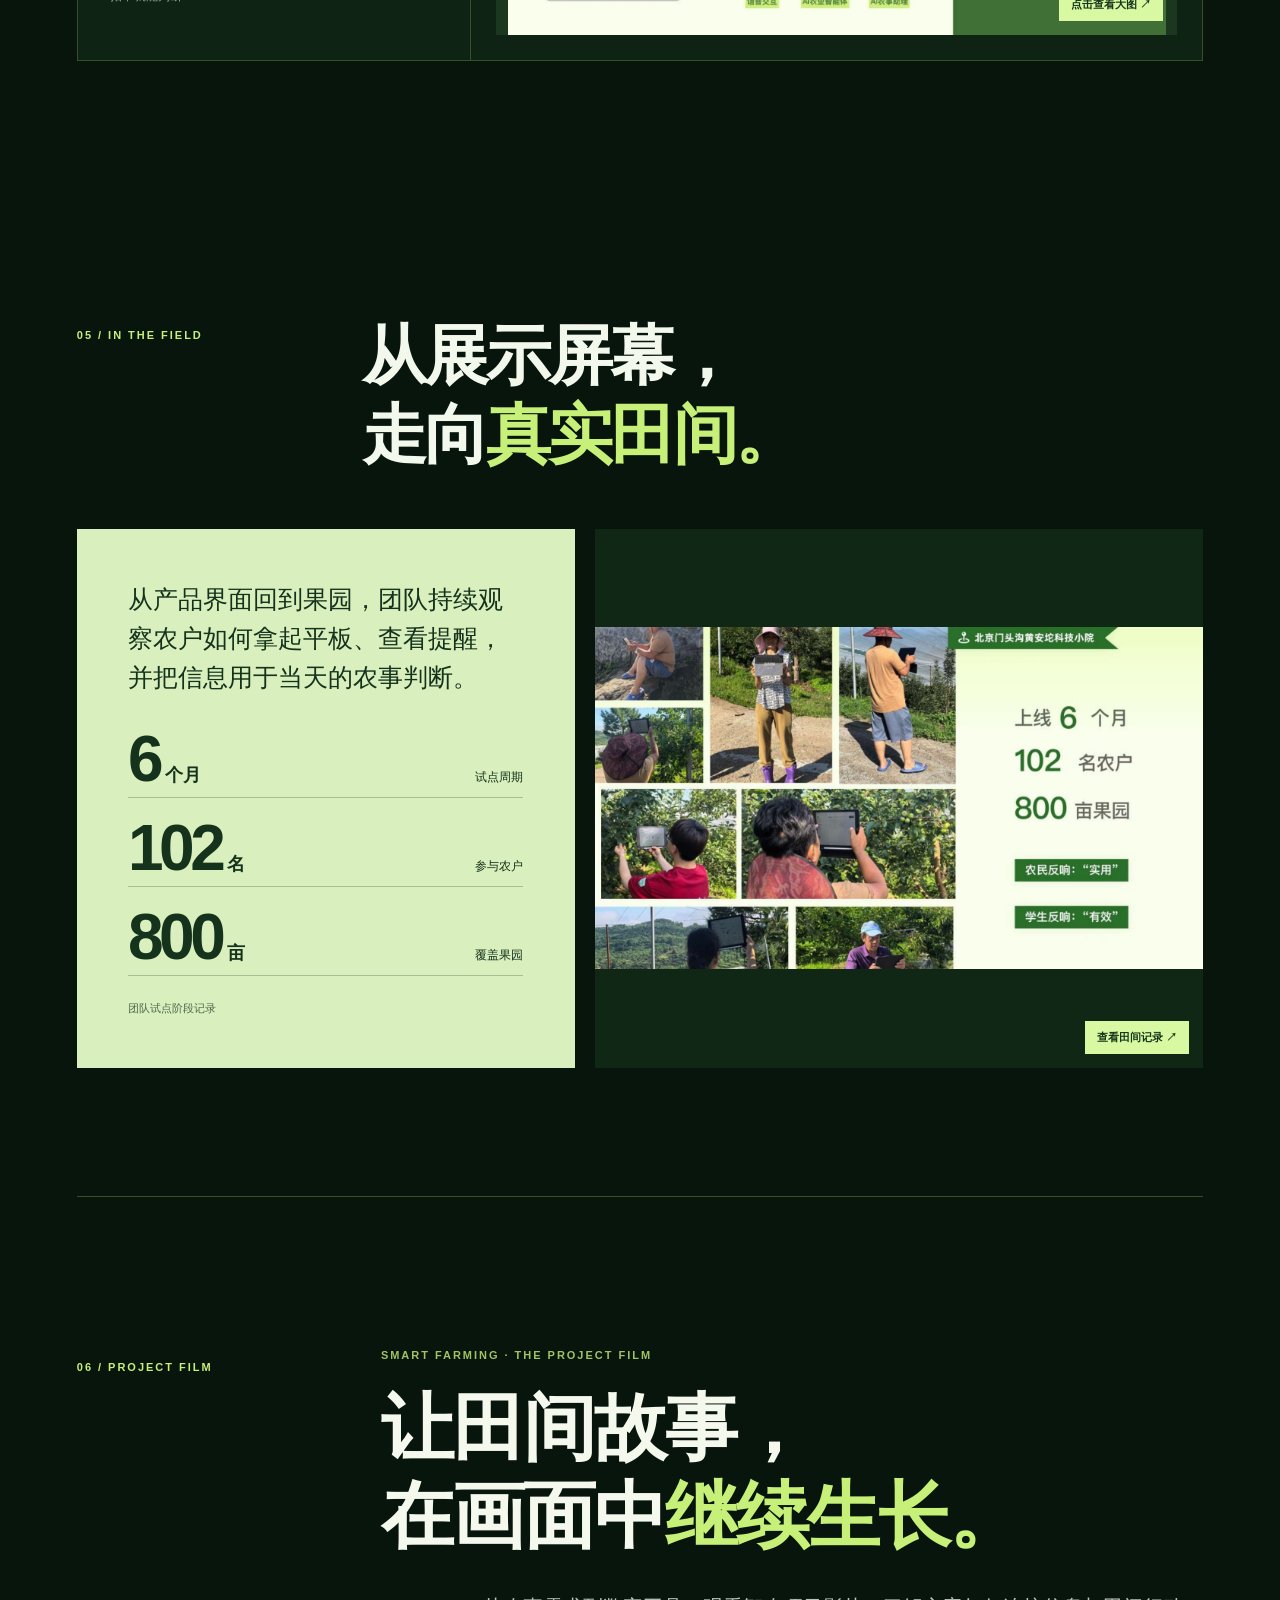
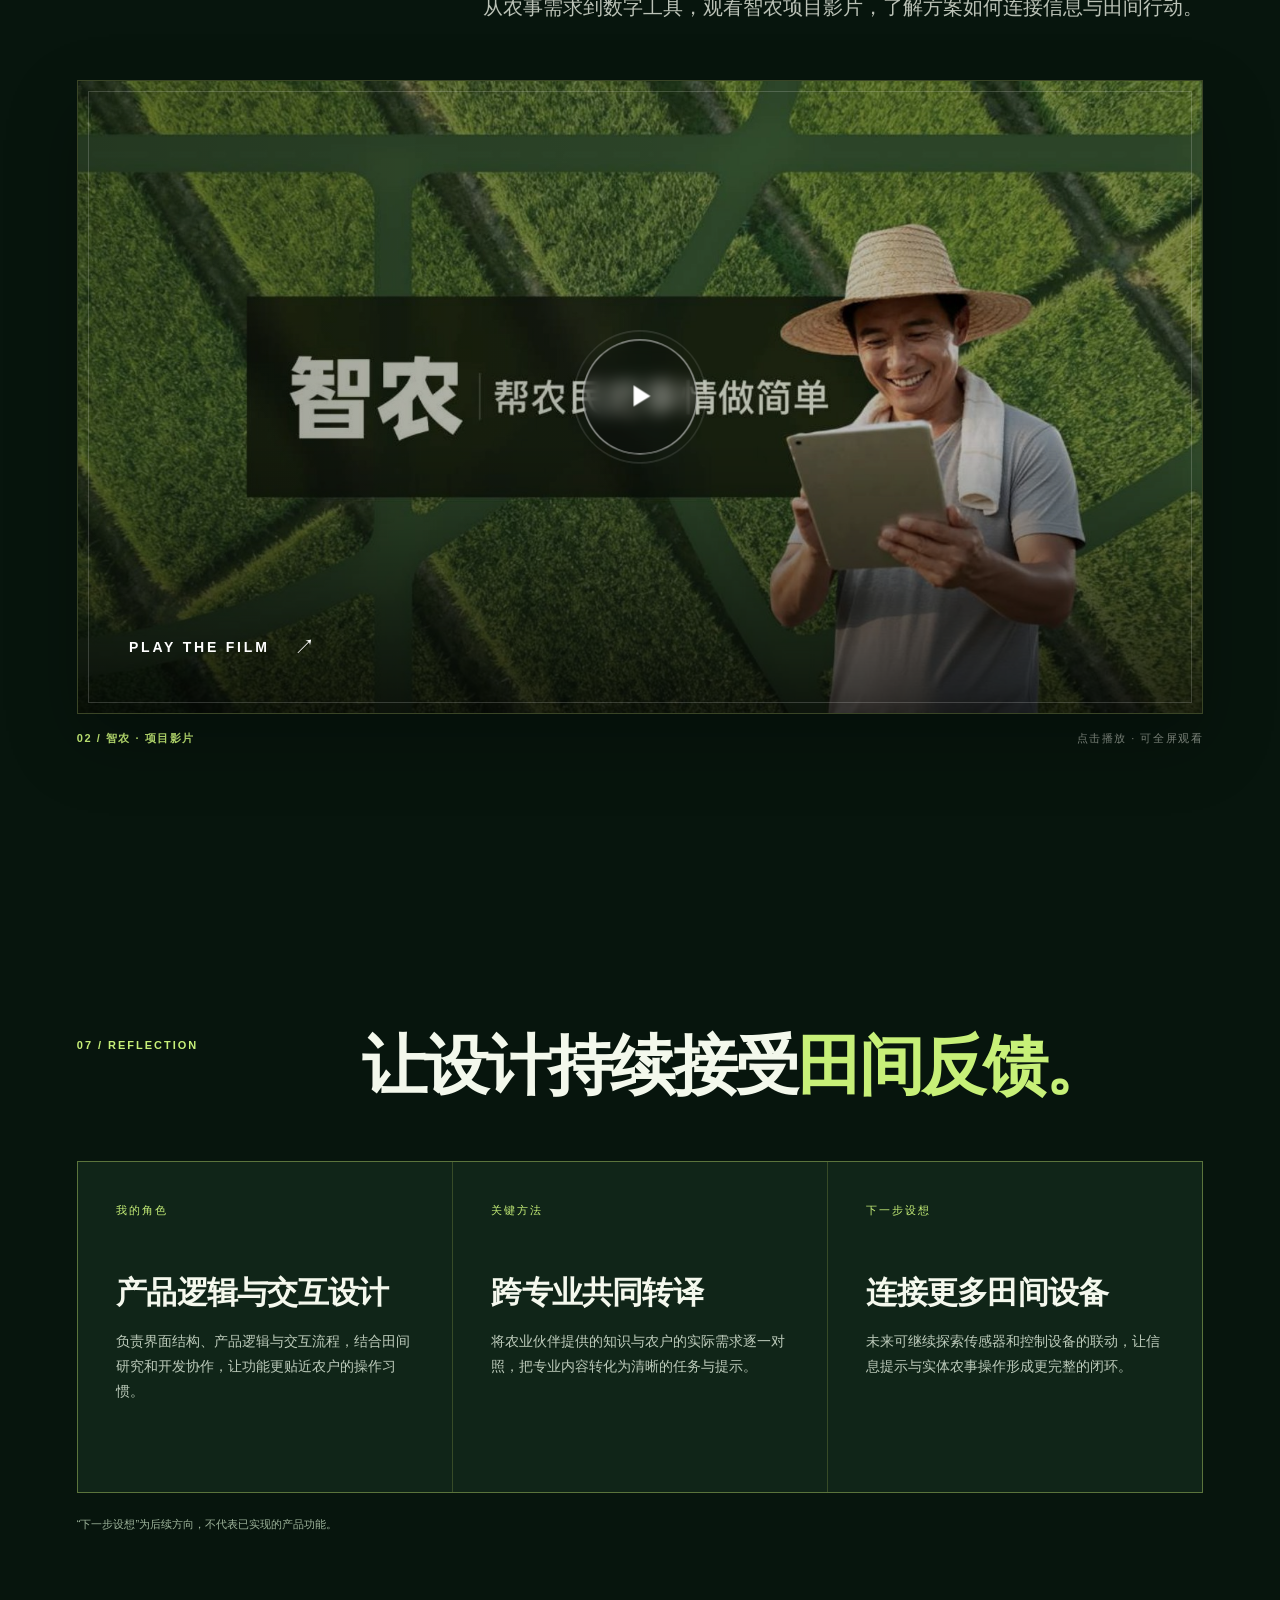
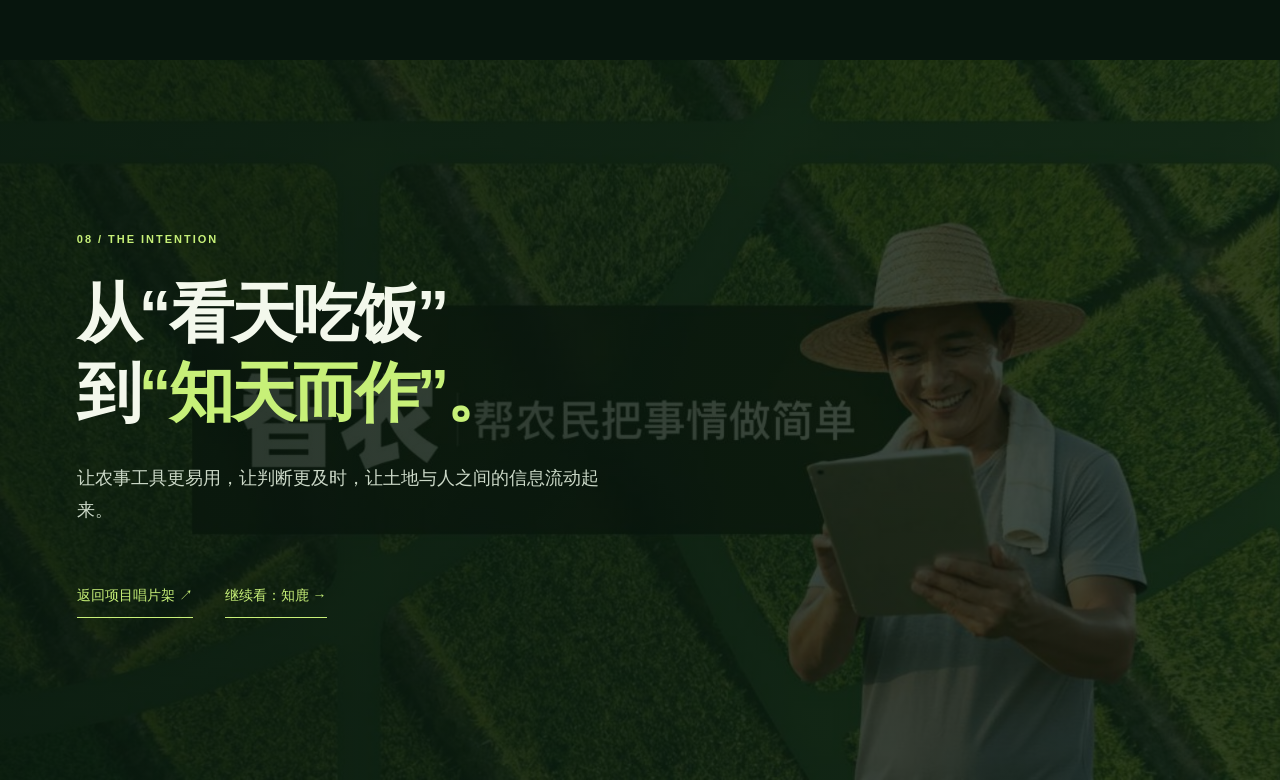
<file: portfolio-5.html>
<!DOCTYPE html>
<html lang="zh-CN">
<head>
    <meta charset="UTF-8">
    <meta name="viewport" content="width=device-width, initial-scale=1.0">
    <meta name="theme-color" content="#07150d">
    <meta name="description" content="智农：面向农户的智慧农事服务设计。了解项目痛点、线上线下解决方案、三项核心功能与田间实践。">
    <title>智农｜OXYGEN</title>
    <link rel="stylesheet" href="styles.css">
    <link rel="stylesheet" href="zhinong.css">
    <link rel="stylesheet" href="project-video.css">
    <link rel="stylesheet" href="site-refine.css">
</head>
<body class="zn-body">
    <canvas id="circleCanvas" aria-hidden="true"></canvas>
    <header class="header zn-header">
        <nav aria-label="主导航">
            <a href="index.html" class="logo brand-wordmark" aria-label="OXYGEN，返回首页"><span class="brand-name">O<span class="brand-code">XYG</span>EN<span class="brand-period">.</span></span></a>
            <ul>
                <li><a href="index.html#about">关于我</a></li>
                <li><a href="index.html#portfolio">创作</a></li>
                <li><a href="index.html#contact">联系方式</a></li>
            </ul>
            <a class="header-back" href="index.html#portfolio">返回创作 ↗</a>
        </nav>
        <span class="zn-progress" aria-hidden="true"></span>
    </header>

    <main class="zn-page" id="top">
        <section class="zn-hero" aria-labelledby="zn-title">
            <div class="zn-hero-meta"><span>02 / SELECTED WORKS</span><span>AGRICULTURE · SERVICE DESIGN</span></div>
            <div class="zn-hero-copy">
                <p class="zn-eyebrow">从田间出发，重新连接每一件农事</p>
                <h1 id="zn-title">智<span>农</span><sup>®</sup></h1>
                <p class="zn-hero-line">帮农民<br><em>把事情做简单。</em></p>
                <p class="zn-hero-desc">一个将农事管理、田间提醒与病虫害识别连接起来的智慧农事服务。让工具走进土地，也让信息真正抵达农户。</p>
                <a class="zn-text-link" href="#challenge">探索项目 <span aria-hidden="true">↘</span></a>
            </div>
            <div class="zn-hero-bottom"><span>2025.06 — 2025.11 · 产品逻辑 / UI / 交互</span><span>01 — 08</span></div>
        </section>

        <figure class="zn-full-image zn-cover-image">
            <img src="images/portfolio/zhinong-03.jpg" alt="田野背景上，农户拿着平板使用智农服务" fetchpriority="high">
            <figcaption>在果园里，让农事信息跟上脚步</figcaption>
        </figure>

        <section class="zn-achievements" aria-label="上架与获奖">
            <div class="zn-achievement-row">
                <div class="zn-achievement-copy">
                    <span class="zn-achievement-kicker">RELEASE / 2025</span>
                    <h2>已上架<br><em>App Store。</em></h2>
                    <p>智农 FarmSync · iPad 应用</p>
                </div>
                <a class="zn-achievement-visual zn-achievement-visual-store" href="https://apps.apple.com/us/app/%E6%99%BA%E5%86%9C-farmsync/id6736766556" target="_blank" rel="noopener noreferrer" aria-label="在 App Store 查看智农 FarmSync，打开新窗口">
                    <img src="images/portfolio/zhinong-app-store-badge.png" alt="Download on the App Store" loading="lazy">
                    <span class="zn-store-visit"><span>前往 App Store</span><span class="zn-store-visit-arrow" aria-hidden="true">↗</span></span>
                </a>
            </div>
            <div class="zn-achievement-row">
                <div class="zn-achievement-copy">
                    <span class="zn-achievement-kicker">RECOGNITION / 2025</span>
                    <h2>国赛二等奖，<br><em>社会责任创新奖。</em></h2>
                    <p>第十届中国高校计算机大赛 · 移动应用创新赛</p>
                </div>
                <div class="zn-achievement-visual zn-achievement-visual-award">
                    <svg viewBox="0 0 512 512" role="img" aria-label="移动应用创新赛 MAIC 标识" xmlns="http://www.w3.org/2000/svg">
                        <defs>
                            <clipPath id="zn-maic-inner"><rect x="72" y="72" width="368" height="368"/></clipPath>
                            <filter id="zn-maic-cutout" color-interpolation-filters="sRGB">
                                <feColorMatrix type="matrix" values="0 0 0 0 1  0 0 0 0 1  0 0 0 0 1  -0.2126 -0.7152 -0.0722 0 1"/>
                                <feComponentTransfer><feFuncA type="discrete" tableValues="0 0 0 0 1"/></feComponentTransfer>
                            </filter>
                        </defs>
                        <image href="images/awards/maic-app.png" width="512" height="512" clip-path="url(#zn-maic-inner)" filter="url(#zn-maic-cutout)"/>
                    </svg>
                </div>
            </div>
        </section>

        <section class="zn-section zn-challenge" id="challenge" aria-labelledby="challenge-title">
            <div class="zn-section-head"><span>01 / THE CHALLENGE</span><h2 id="challenge-title">农事难题，<br>发生在<span>每一天。</span></h2></div>
            <div class="zn-challenge-grid">
                <article class="zn-problem"><span class="zn-problem-no">01</span><h3>风险“难”预料</h3><p>种植仍高度依赖个人经验。病虫害响应滞后，减产风险难以及时防范。</p><span class="zn-problem-mark" aria-hidden="true">↗</span></article>
                <article class="zn-problem"><span class="zn-problem-no">02</span><h3>工具“缺”失</h3><p>已有工具往往复杂、功能单一，难以贴合真实田间工作与农户的使用习惯。</p><span class="zn-problem-mark" aria-hidden="true">↗</span></article>
                <article class="zn-problem"><span class="zn-problem-no">03</span><h3>信息“断”层</h3><p>生产者与市场信息之间存在距离，好货难卖、优产难优价。</p><span class="zn-problem-mark" aria-hidden="true">↗</span></article>
            </div>
            <button class="zn-source-link" type="button" data-image="images/portfolio/zhinong-02.jpg" data-caption="从田间问题出发，梳理设计机会">查看问题地图 ↗</button>
        </section>

        <section class="zn-section zn-process" id="process" aria-labelledby="process-title">
            <div class="zn-section-head"><span>02 / FROM FIELD TO FLOW</span><h2 id="process-title">先理解田间，<br>再设计<span>屏幕。</span></h2></div>
            <p class="zn-section-intro">农业信息复杂且高度依赖情境。设计从农户的日常工作出发，与农学背景伙伴一起拆解生产流程，再把专业判断转成容易理解、能够执行的界面任务。</p>
            <div class="zn-process-steps">
                <article><span>01 / OBSERVE</span><h3>走进果园</h3><p>观察农户如何巡田、记录问题与安排农事，把真实工作流作为界面结构的起点。</p></article>
                <article><span>02 / TRANSLATE</span><h3>翻译专业知识</h3><p>与农学伙伴协作，整理病虫害、天气与作业信息，明确农户真正需要的判断和下一步行动。</p></article>
                <article><span>03 / ITERATE</span><h3>带回田间检验</h3><p>根据使用反馈调整产品逻辑、页面层级与交互，让复杂数据逐步变成可执行的任务。</p></article>
            </div>
            <div class="zn-process-note"><span>DESIGN PRINCIPLE</span><p>从“用户寻找数据”，走向<span>“任务主动抵达用户”。</span></p></div>
        </section>

        <section class="zn-section zn-solution" id="solution" aria-labelledby="solution-title">
            <div class="zn-section-head"><span>03 / THE SYSTEM</span><h2 id="solution-title">在线上规划，<br>在<span>田间执行。</span></h2></div>
            <p class="zn-section-intro">项目提出线上线下融合的农事服务：线上覆盖从“种”到“收”再到“卖”的流程，线下把平板变成深入田间的工作终端。</p>
            <div class="zn-system-grid">
                <article class="zn-system-card"><div class="zn-system-title"><span>ONLINE / 线上</span><span aria-hidden="true">↗</span></div><h3>一位“全能农事管家”</h3><p>集合数据监测、天气预警、病害识别、农事日历与供销管理，让分散的信息进入同一个工作流程。</p><div class="zn-system-tags"><span>监测</span><span>预警</span><span>日历</span><span>供销</span></div></article>
                <article class="zn-system-card"><div class="zn-system-title"><span>OFFLINE / 线下</span><span aria-hidden="true">↗</span></div><h3>一个“超级农事工具”</h3><p>以 iPad 为田间终端，将任务提醒和拍照识别带进真实场景；项目方案强调在网络条件受限时也能使用。</p><div class="zn-system-tags"><span>田间终端</span><span>任务提醒</span><span>离线识别</span></div></article>
            </div>
            <figure class="zn-inline-visual"><img src="images/portfolio/zhinong-04.jpg" alt="智农线上农事管理与线下田间工具的方案展示" loading="lazy"><figcaption>从线上管理到田间执行的完整服务</figcaption></figure>
        </section>

        <section class="zn-section zn-features" id="features" aria-labelledby="features-title">
            <div class="zn-section-head"><span>04 / THREE IDEAS</span><h2 id="features-title">技术进入田间，<br><span>交互跟着人走。</span></h2></div>
            <div class="zn-feature-shell">
                <div class="zn-feature-tabs" role="tablist" aria-label="智农核心设计">
                    <button class="zn-feature-tab is-active" role="tab" id="zn-tab-1" aria-controls="zn-panel-1" aria-selected="true" tabindex="0" type="button"><span>01 / 对话</span><strong>会说话的农事助理</strong><small>动口，少动手</small></button>
                    <button class="zn-feature-tab" role="tab" id="zn-tab-2" aria-controls="zn-panel-2" aria-selected="false" tabindex="-1" type="button"><span>02 / 到达</span><strong>场景化田间提醒</strong><small>让任务找到人</small></button>
                    <button class="zn-feature-tab" role="tab" id="zn-tab-3" aria-controls="zn-panel-3" aria-selected="false" tabindex="-1" type="button"><span>03 / 识别</span><strong>随时在线的植保专家</strong><small>拍下就能判断</small></button>
                </div>
                <div class="zn-feature-panels">
                    <article class="zn-feature-panel is-active" role="tabpanel" id="zn-panel-1" aria-labelledby="zn-tab-1"><div class="zn-feature-copy"><span>VOICE FIRST</span><h3>用说话完成复杂操作</h3><p>面向不熟悉复杂 App 操作的农户，方案将农业知识库、语音交互和 AI 助理结合，让农事问答更直接。</p></div><button type="button" class="zn-panel-image" data-image="images/portfolio/zhinong-05.jpg" data-caption="会说话的农事助理"><img src="images/portfolio/zhinong-05.jpg" alt="AI 语音农事助理的方案与界面展示" loading="lazy"><span>点击查看大图 ↗</span></button></article>
                    <article class="zn-feature-panel" role="tabpanel" id="zn-panel-2" aria-labelledby="zn-tab-2" hidden><div class="zn-feature-copy"><span>LOCATION AWARE</span><h3>走到田间，任务随之出现</h3><p>项目提出在关键农事区域使用低功耗蓝牙信标。农户带着设备走进田地，即可收到施肥、灌溉或采收等对应提醒。</p></div><button type="button" class="zn-panel-image" data-image="images/portfolio/zhinong-06.jpg" data-caption="走到哪里，提醒就到哪里"><img src="images/portfolio/zhinong-06.jpg" alt="基于低功耗蓝牙信标的田间任务提醒方案" loading="lazy"><span>点击查看大图 ↗</span></button></article>
                    <article class="zn-feature-panel" role="tabpanel" id="zn-panel-3" aria-labelledby="zn-tab-3" hidden><div class="zn-feature-copy"><span>OFFLINE READY</span><h3>网络不好，也能及时识别</h3><p>将识别模型部署到设备端，田间断网时仍可拍照获取病虫害识别结果，减少等待上传造成的延误。</p></div><button type="button" class="zn-panel-image" data-image="images/portfolio/zhinong-07.jpg" data-caption="断网时也能及时识别"><img src="images/portfolio/zhinong-07.jpg" alt="无网络病虫害识别与田间即时诊断方案" loading="lazy"><span>点击查看大图 ↗</span></button></article>
                </div>
            </div>
        </section>

        <section class="zn-section zn-field" id="field" aria-labelledby="field-title">
            <div class="zn-section-head"><span>05 / IN THE FIELD</span><h2 id="field-title">从展示屏幕，<br>走向<span>真实田间。</span></h2></div>
            <div class="zn-field-layout"><div class="zn-field-copy"><p>从产品界面回到果园，团队持续观察农户如何拿起平板、查看提醒，并把信息用于当天的农事判断。</p><div class="zn-stats"><div><strong>6<small>个月</small></strong><span>试点周期</span></div><div><strong>102<small>名</small></strong><span>参与农户</span></div><div><strong>800<small>亩</small></strong><span>覆盖果园</span></div></div><p class="zn-stat-note">团队试点阶段记录</p></div><button type="button" class="zn-field-image" data-image="images/portfolio/zhinong-08.jpg" data-caption="让设计走进果园"><img src="images/portfolio/zhinong-08.jpg" alt="果园中的平板使用照片与项目实践数据" loading="lazy"><span>查看田间记录 ↗</span></button></div>
        </section>

    <section class="project-film" id="project-film" aria-labelledby="zn-film-title">
      <div class="project-film-heading"><span class="project-film-index">06 / PROJECT FILM</span><div><p class="project-film-kicker">SMART FARMING · THE PROJECT FILM</p><h2 id="zn-film-title">让田间故事，<br>在画面中<span>继续生长。</span></h2></div></div>
      <p class="project-film-intro">从农事需求到数字工具，观看智农项目影片，了解方案如何连接信息与田间行动。</p>
      <div class="project-film-frame" data-film="智农">
        <button class="project-film-launch" type="button" aria-label="播放智农项目影片"><img src="images/portfolio/zhinong-03.jpg" alt="农户在田野中使用智农平板的场景" loading="lazy"><span class="project-film-shade" aria-hidden="true"></span><span class="project-film-play" aria-hidden="true"><span>▶</span></span><span class="project-film-preview" aria-hidden="true">PLAY THE FILM <b>↗</b></span></button>
        <video class="project-film-video" controls playsinline preload="none" aria-label="智农项目影片" hidden><source data-src="video/智农.mp4" type="video/mp4">您的浏览器不支持视频播放。</video>
      </div>
      <div class="project-film-caption"><span>02 / 智农 · 项目影片</span><span>点击播放 · 可全屏观看</span></div>
    </section>

        <section class="zn-section zn-reflection" id="reflection" aria-labelledby="reflection-title">
            <div class="zn-section-head"><span>07 / REFLECTION</span><h2 id="reflection-title">让设计持续接受<span>田间反馈。</span></h2></div>
            <div class="zn-reflection-grid">
                <article><span>我的角色</span><h3>产品逻辑与交互设计</h3><p>负责界面结构、产品逻辑与交互流程，结合田间研究和开发协作，让功能更贴近农户的操作习惯。</p></article>
                <article><span>关键方法</span><h3>跨专业共同转译</h3><p>将农业伙伴提供的知识与农户的实际需求逐一对照，把专业内容转化为清晰的任务与提示。</p></article>
                <article><span>下一步设想</span><h3>连接更多田间设备</h3><p>未来可继续探索传感器和控制设备的联动，让信息提示与实体农事操作形成更完整的闭环。</p></article>
            </div>
            <p class="zn-reflection-note">“下一步设想”为后续方向，不代表已实现的产品功能。</p>
        </section>

        <section class="zn-finale" aria-labelledby="finale-title"><span>08 / THE INTENTION</span><h2 id="finale-title">从“看天吃饭”<br>到<span>“知天而作”。</span></h2><p>让农事工具更易用，让判断更及时，让土地与人之间的信息流动起来。</p><div class="zn-final-links"><a href="index.html#portfolio">返回项目唱片架 ↗</a><a href="portfolio-2.html">继续看：知鹿 →</a></div></section>
    </main>

    <dialog class="zn-dialog" aria-label="项目画面大图"><form method="dialog"><button type="submit" aria-label="关闭大图">×</button></form><img alt=""><p></p></dialog>
    <script src="orb.js"></script>
    <script src="zhinong.js"></script>
    <script src="project-video.js"></script>
</body>
</html>
</file>
<file: styles.css>
* {
    margin: 0;
    padding: 0;
    box-sizing: border-box;
}

body {
    background-color: #000;
    color: #fff;
    font-family: 'Arial', sans-serif;
    min-height: 100vh;
    position: relative;
}

canvas {
    position: fixed;
    top: 0;
    left: 0;
    width: 100vw;
    height: 100vh;
    z-index: -1;
    pointer-events: none;
}

#circleCanvas { z-index: 0; }

.content {
    position: relative;
    z-index: 2;
    text-align: center;
    min-height: 100vh;
    display: flex;
    flex-direction: column;
    justify-content: center;
    align-items: center;
}

h1 {
    font-size: 3rem;
    font-weight: 300;
    letter-spacing: 0.5rem;
    color: rgba(255, 255, 255, 0.9);
    text-shadow: 0 0 10px rgba(255, 255, 255, 0.3);
}

.main-section {
    position: relative;
    z-index: 2;
    max-width: 1400px;
    margin: 0 auto;
    padding: 60px 20px 40px 20px;
}

.main-section section {
    margin-bottom: 120px;
    position: relative;
}

.main-section h2 {
    font-size: 2.5rem;
    margin-bottom: 40px;
    color: #a084e8;
    letter-spacing: 0.1em;
    text-align: center;
}

.main-section p, .main-section li {
    font-size: 1.1rem;
    line-height: 1.8;
    color: #e0e0e0;
}

.main-section ul {
    padding-left: 20px;
}

@media (max-width: 1024px) {
    .portfolio-grid {
        grid-template-columns: 1fr;
        max-width: 600px;
    }
}

@media (max-width: 768px) {
    .main-section {
        padding: 30px 15px;
    }
    
    .main-section section {
        margin-bottom: 60px;
    }
    
    .main-section h2 {
        font-size: 2rem;
        margin-bottom: 30px;
    }
    
    .portfolio-item {
        padding: 20px;
    }
    
    .portfolio-item h3 {
        font-size: 1.5rem;
    }
}

.header {
    position: fixed;
    top: 0;
    left: 0;
    width: 100%;
    background: rgba(0,0,0,0.8);
    z-index: 3;
    box-shadow: 0 2px 10px rgba(0,0,0,0.2);
    padding: 0 40px;
}

.header nav {
    display: flex;
    justify-content: space-between;
    align-items: center;
    max-width: 1400px;
    margin: 0 auto;
    height: 60px;
}

.header .logo {
    font-size: 1.5rem;
    color: #fff;
    text-decoration: none;
    font-weight: 300;
    letter-spacing: 0.1em;
    position: relative;
    padding-left: 15px;
}

.header .logo::before {
    content: '';
    position: absolute;
    left: 0;
    top: 50%;
    transform: translateY(-50%);
    width: 8px;
    height: 8px;
    background: #a084e8;
    border-radius: 50%;
    box-shadow: 0 0 10px #a084e8;
}

.header nav ul {
    display: flex;
    justify-content: flex-end;
    list-style: none;
    margin: 0;
    padding: 0;
}

.header nav ul li {
    margin: 0 20px;
}

.header nav ul li a {
    color: #fff;
    text-decoration: none;
    font-size: 1.1rem;
    transition: all 0.3s ease;
    position: relative;
    padding: 5px 0;
}

.header nav ul li a::after {
    content: '';
    position: absolute;
    bottom: 0;
    left: 0;
    width: 0;
    height: 2px;
    background: #a084e8;
    transition: width 0.3s ease;
}

.header nav ul li a:hover {
    color: #a084e8;
}

.header nav ul li a:hover::after {
    width: 100%;
}

@media (max-width: 768px) {
    .header {
        padding: 0 20px;
    }
    
    .header nav {
        flex-direction: column;
        height: auto;
        padding: 15px 0;
    }
    
    .header .logo {
        margin-bottom: 15px;
    }
    
    .header nav ul {
        flex-direction: column;
        align-items: center;
    }
    
    .header nav ul li {
        margin: 10px 0;
    }
}

.about {
    min-height: 100vh;
    display: flex;
    align-items: center;
    justify-content: center;
    padding: 60px 20px;
}

.about-content {
    display: flex;
    align-items: flex-start;
    max-width: 1200px;
    width: 100%;
    gap: 60px;
}

.about-text {
    flex: 1.5;
    padding-right: 40px;
}

.about-text h2 {
    font-size: 2.5rem;
    margin-bottom: 30px;
    color: #a084e8;
    letter-spacing: 0.1em;
}

.about-text p {
    font-size: 1.1rem;
    line-height: 1.8;
    color: #e0e0e0;
    margin-bottom: 20px;
}

.about-text ul {
    list-style: none;
    padding-left: 0;
    margin-bottom: 30px;
}

.about-text ul li {
    font-size: 1.1rem;
    line-height: 1.8;
    color: #e0e0e0;
    margin-bottom: 10px;
    padding-left: 20px;
    position: relative;
}

.about-text ul li:before {
    content: "•";
    color: #a084e8;
    position: absolute;
    left: 0;
}

.about-photo {
    flex: 1;
    display: flex;
    justify-content: center;
    align-items: center;
    padding-top: 200px;
    perspective: 1000px;
    min-height: 100%;
}

.photo-card {
    width: 380px;
    height: 380px;
    position: relative;
    transform-style: preserve-3d;
    transition: transform 0.8s cubic-bezier(0.4, 0, 0.2, 1);
    display: flex;
    flex-direction: column;
    align-items: center;
    justify-content: center;
}

.photo-card-inner {
    position: relative;
    width: 100%;
    height: 100%;
    transform-style: preserve-3d;
    transition: transform 0.8s cubic-bezier(0.4, 0, 0.2, 1);
}

.photo-card-front,
.photo-card-back {
    position: absolute;
    width: 100%;
    height: 100%;
    backface-visibility: hidden;
    border-radius: 50%;
    overflow: hidden;
    box-shadow: 0 0 20px rgba(0, 0, 0, 0.2);
    display: flex;
    align-items: center;
    justify-content: center;
    background: rgba(255, 255, 255, 0.1);
}

.photo-card-back {
    transform: rotateY(180deg);
}

.avatar-circle {
    width: 360px;
    height: 360px;
    border-radius: 50%;
    overflow: hidden;
    border: 5px solid rgba(160, 132, 232, 0.3);
    transition: all 0.3s ease;
    background: rgba(160, 132, 232, 0.06);
    display: flex;
    align-items: center;
    justify-content: center;
}

.avatar-circle img {
    width: 100%;
    height: 100%;
    object-fit: cover;
    transition: transform 0.3s ease;
}

.photo-card:hover .avatar-circle {
    border-color: rgba(160, 132, 232, 0.6);
}

.photo-card:hover .avatar-circle img {
    transform: scale(1.05);
}

.photo-card.flipped .photo-card-inner {
    transform: rotateY(180deg);
}

.avatar-signature {
    position: absolute;
    bottom: -250px;
    left: 50%;
    transform: translateX(-50%);
    text-align: center;
    font-size: 1.22rem;
    color: #fff;
    font-weight: bold;
    letter-spacing: 2px;
    background: rgba(160,132,232,0.18);
    border-radius: 12px;
    padding: 10px 18px;
    box-shadow: 0 2px 12px rgba(160,132,232,0.12);
    text-shadow: 0 2px 12px rgba(0,0,0,0.18);
    opacity: 0;
    transition: opacity 0.4s ease;
    pointer-events: none;
}

.photo-card.flipped .avatar-signature {
    opacity: 1;
}

@media (max-width: 900px) {
    .about-content {
        flex-direction: column;
        align-items: center;
    }
    .about-photo {
        padding-top: 20px;
    }
    .photo-card {
        width: 260px;
        height: 260px;
    }
    .avatar-circle {
        width: 220px;
        height: 220px;
    }
    .avatar-signature {
        bottom: -70px;
        font-size: 1rem;
        padding: 8px 15px;
    }
}

.portfolio {
    min-height: 100vh;
    display: flex;
    flex-direction: column;
    align-items: center;
    justify-content: center;
    padding: 60px 20px;
    position: relative;
}

.portfolio-grid {
    display: grid;
    grid-template-columns: repeat(2, 1fr);
    gap: 40px;
    max-width: 1400px;
    width: 100%;
    padding: 0 20px;
    transition: all 0.5s ease;
    margin-left: 160px;
}

.portfolio-item {
    background: rgba(255, 255, 255, 0.05);
    border-radius: 20px;
    padding: 30px;
    transition: all 0.4s cubic-bezier(0.4, 0, 0.2, 1);
    text-decoration: none;
    color: #fff;
    position: relative;
    overflow: hidden;
    backdrop-filter: blur(10px);
    border: 1px solid rgba(255, 255, 255, 0.1);
    min-height: 400px;
    display: flex;
    flex-direction: column;
    justify-content: flex-end;
    background-size: cover;
    background-position: center;
    background-repeat: no-repeat;
    transform-origin: center;
}

.portfolio-item::before {
    content: '';
    position: absolute;
    top: 0;
    left: 0;
    right: 0;
    bottom: 0;
    background: linear-gradient(to top, rgba(0, 0, 0, 0), rgba(0, 0, 0, 0));
    transition: all 0.4s cubic-bezier(0.4, 0, 0.2, 1);
}

.portfolio-item::after {
    content: '';
    position: absolute;
    top: 0;
    left: 0;
    right: 0;
    bottom: 0;
    background: linear-gradient(45deg, rgba(160, 132, 232, 0.1), transparent);
    opacity: 0;
    transition: all 0.4s cubic-bezier(0.4, 0, 0.2, 1);
}

.portfolio-item:hover {
    transform: scale(1.02);
    box-shadow: 0 15px 30px rgba(0, 0, 0, 0.3);
    border-color: rgba(160, 132, 232, 0.5);
}

.portfolio-item:hover::before {
    background: linear-gradient(to top, rgba(0, 0, 0, 0.75), rgba(0, 0, 0, 0.3));
}

.portfolio-item:hover::after {
    opacity: 1;
}

.portfolio-item h3,
.portfolio-item p {
    position: relative;
    z-index: 1;
    transition: all 0.4s cubic-bezier(0.4, 0, 0.2, 1);
}

.portfolio-item h3 {
    margin-bottom: 0;
    transform: translateY(0);
}

.portfolio-item p {
    opacity: 0;
    transform: translateY(20px);
    margin-top: 0;
    position: absolute;
    bottom: 30px;
}

.portfolio-item:hover h3 {
    transform: translateY(-40px);
    text-shadow: 0 2px 10px rgba(160, 132, 232, 0.3);
}

.portfolio-item:hover p {
    opacity: 1;
    transform: translateY(0);
}

.portfolio-item.active {
    transform: scale(1.02);
    border-color: rgba(160, 132, 232, 0.5);
}

.portfolio-item.active::before {
    background: linear-gradient(to top, rgba(0, 0, 0, 0.7), rgba(0, 0, 0, 0.3));
}

.portfolio-item.active::after {
    opacity: 1;
}

.portfolio-item.active h3 {
    transform: translateY(-40px);
    text-shadow: 0 2px 10px rgba(160, 132, 232, 0.3);
}

.portfolio-item.active p {
    opacity: 1;
    transform: translateY(0);
}

.portfolio-grid.expanded {
    grid-template-columns: repeat(2, 1fr);
    gap: 40px;
}

.portfolio-grid.expanded .portfolio-item {
    min-height: 400px;
}

.portfolio-grid.expanded .portfolio-item.active {
    grid-column: auto;
    grid-row: auto;
    min-height: 400px;
}

.portfolio-grid.expanded .portfolio-item:not(.active) {
    grid-column: auto;
    transform: none;
}

@media (max-width: 1024px) {
    .portfolio-grid {
        grid-template-columns: 1fr;
        max-width: 800px;
    }
    
    .portfolio-grid.expanded .portfolio-item.active {
        grid-column: 1;
        grid-row: auto;
        min-height: 600px;
    }
    
    .portfolio-grid.expanded .portfolio-item:not(.active) {
        grid-column: 1;
    }
}

.about-section-title {
    font-size: 1.3rem;
    color: #fff;
    background: #a084e8;
    display: inline-block;
    padding: 6px 22px 6px 14px;
    border-radius: 8px 0 16px 0;
    font-weight: bold;
    margin: 32px 0 18px 0;
    letter-spacing: 0.1em;
    box-shadow: 0 2px 12px rgba(160,132,232,0.08);
}

.about-info-grid {
    display: grid;
    grid-template-columns: max-content 1fr;
    gap: 12px 28px;
    background: rgba(255,255,255,0.10);
    backdrop-filter: blur(8px);
    border-radius: 16px;
    padding: 28px 32px 18px 32px;
    box-shadow: 0 4px 24px 0 rgba(160,132,232,0.10);
    margin-bottom: 24px;
    border: 1.5px solid rgba(160,132,232,0.18);
}

.about-info-label {
    color: #a084e8;
    font-weight: bold;
    font-size: 1.08rem;
    letter-spacing: 0.05em;
    text-align: right;
    padding-right: 8px;
    white-space: nowrap;
}

.about-info-value {
    color: #fff;
    font-size: 1.08rem;
    letter-spacing: 0.01em;
    padding-left: 8px;
    word-break: break-all;
}

.about-skills {
    display: flex;
    align-items: center;
    gap: 22px;
    margin: 18px 0 28px 0;
}

.skill-icon {
    width: 48px;
    height: 48px;
    border-radius: 12px;
    background: #181622;
    box-shadow: 0 2px 8px rgba(160,132,232,0.10);
    object-fit: cover;
    padding: 0;
    transition: transform 0.3s, box-shadow 0.3s;
    display: block;
}

.skill-icon:hover {
    transform: scale(1.13) rotate(-8deg);
    box-shadow: 0 4px 18px #a084e8;
}

.portfolio-title-vertical {
    position: absolute;
    left: -50px;
    top: 50%;
    transform: translateY(-50%);
    writing-mode: vertical-rl;
    text-orientation: mixed;
    font-size: 2.1rem;
    font-weight: bold;
    color: #a084e8;
    letter-spacing: 0.2em;
    background: rgba(255,255,255,0.13);
    backdrop-filter: blur(8px);
    border-radius: 20px;
    padding: 38px 16px 38px 16px;
    border: 2.5px solid rgba(160,132,232,0.45);
    z-index: 10;
    transition: box-shadow 0.3s;
    box-shadow: none;
}

.portfolio-grid {
    margin-left: 160px;
    transition: margin 0.3s;
}

@media (max-width: 900px) {
    .portfolio-title-vertical {
        position: static;
        transform: none;
        writing-mode: horizontal-tb;
        font-size: 1.3rem;
        padding: 10px 0;
        margin-bottom: 18px;
        display: block;
        text-align: left;
        background: rgba(255,255,255,0.13);
        border-radius: 12px;
        border: 1.5px solid rgba(160,132,232,0.25);
        box-shadow: none;
        backdrop-filter: blur(6px);
    }
    .portfolio-grid {
        margin-left: 0;
    }
}

.avatar-signature {
    margin-top: 18px;
    text-align: center;
    font-size: 1.18rem;
    color: #7c5fd4;
    font-weight: 500;
    letter-spacing: 1px;
    text-shadow: 0 2px 8px rgba(160,132,232,0.08);
    transition: opacity 0.4s;
}

.avatar-signature-back {
    margin-top: 18px;
    text-align: center;
    font-size: 1.22rem;
    color: #fff;
    font-weight: bold;
    letter-spacing: 2px;
    background: rgba(160,132,232,0.18);
    border-radius: 12px;
    padding: 10px 18px;
    box-shadow: 0 2px 12px rgba(160,132,232,0.12);
    text-shadow: 0 2px 12px rgba(0,0,0,0.18);
    transition: opacity 0.4s;
}

.photo-card-front .avatar-signature {
    opacity: 1;
}

.photo-card.flipped .photo-card-front .avatar-signature {
    opacity: 0;
}

.photo-card-back .avatar-signature-back {
    opacity: 0;
}

.photo-card.flipped .photo-card-back .avatar-signature-back {
    opacity: 1;
}

.self-eval-card {
    width: 100%;
    height: 300px;
    perspective: 1000px;
    margin: 20px 0;
}

.self-eval-card-inner {
    position: relative;
    width: 100%;
    height: 100%;
    transform-style: preserve-3d;
    transition: transform 0.8s cubic-bezier(0.4, 0, 0.2, 1);
}

.self-eval-card-front,
.self-eval-card-back {
    position: absolute;
    width: 100%;
    height: 100%;
    backface-visibility: hidden;
    border-radius: 20px;
    padding: 30px;
    box-shadow: 0 0 20px rgba(0, 0, 0, 0.1);
    display: flex;
    align-items: center;
    justify-content: center;
    background: rgba(255, 255, 255, 0.1);
    backdrop-filter: blur(10px);
    border: 1px solid rgba(160, 132, 232, 0.2);
}

.self-eval-card-back {
    transform: rotateY(180deg);
}

.question-mark {
    font-size: 8rem;
    color: rgba(160, 132, 232, 0.6);
    animation: pulse 2s infinite;
}

.self-eval-content {
    color: #fff;
    font-size: 1.1rem;
    line-height: 1.8;
    text-align: justify;
}

.self-eval-content p {
    margin-bottom: 15px;
}

.self-eval-card:hover .self-eval-card-inner {
    transform: rotateY(180deg);
}

@keyframes pulse {
    0% {
        transform: scale(1);
        opacity: 0.6;
    }
    50% {
        transform: scale(1.1);
        opacity: 0.8;
    }
    100% {
        transform: scale(1);
        opacity: 0.6;
    }
}

@media (max-width: 900px) {
    .self-eval-card {
        height: 400px;
    }
    .self-eval-content {
        font-size: 1rem;
    }
    .question-mark {
        font-size: 6rem;
    }
}

.portfolio-bg {
    position: absolute;
    top: 0;
    left: 0;
    width: 100%;
    height: 100%;
    object-fit: cover;
    z-index: 0;
    transition: filter 0.4s cubic-bezier(0.4, 0, 0.2, 1);
}

.portfolio-item:hover .portfolio-bg {
    filter: brightness(0.3);
} 



/* ==================================
   ABOUT ME V2 — Editorial Portfolio
   ================================== */

   .about-v2 {
    min-height: 100vh;
    padding: 120px 6%;
    display: flex;
    align-items: center;
    overflow: hidden;
  }
  
  .about-v2 .about-content {
    width: 100%;
    max-width: 1320px;
    margin: 0 auto;
    display: grid;
    grid-template-columns: minmax(0, 1.2fr) minmax(0, 0.8fr);
    align-items: center;
    gap: clamp(40px, 7vw, 110px);
  }
  
  .about-v2 .about-text {
    padding: 0;
    min-width: 0;
  }
  
  /* 顶部小标题 */
  .about-eyebrow {
    display: flex;
    align-items: center;
    gap: 12px;
    color: #a084e8;
    font-size: 12px;
    font-weight: 600;
    letter-spacing: 0.2em;
    margin-bottom: 32px;
  }
  
  .about-dot {
    width: 7px;
    height: 7px;
    background: #a084e8;
    border-radius: 50%;
    box-shadow: 0 0 14px rgba(160,132,232,.6);
  }
  
  /* 大标题 */
  .about-v2 .about-name {
    font-size: clamp(48px, 5.5vw, 86px);
    line-height: 1.12;
    letter-spacing: -0.055em;
    font-weight: 600;
    color: #fff;
    margin: 0 0 22px;
  }
  
  .about-name span {
    color: #a084e8;
  }
  
  /* 职业定位 */
  .about-v2 .about-role {
    font-size: clamp(14px, 1.5vw, 19px);
    font-weight: 500;
    color: #e8e5ef;
    letter-spacing: .025em;
    margin-bottom: 28px;
  }
  
  .about-role span {
    color: #a084e8;
    padding: 0 8px;
  }
  
  /* 介绍正文 */
  .about-v2 .about-description {
    max-width: 530px;
    font-size: 15px;
    line-height: 2.05;
    color: #a8a5b4;
    letter-spacing: .025em;
    margin-bottom: 36px;
  }
  
  .about-divider {
    height: 1px;
    width: 100%;
    background: linear-gradient(
      90deg,
      rgba(160,132,232,.5),
      rgba(255,255,255,.06)
    );
    margin-bottom: 34px;
  }
  
  /* 内容模块 */
  .about-block {
    margin-bottom: 34px;
  }
  
  .about-block-heading {
    display: flex;
    align-items: baseline;
    gap: 16px;
    margin-bottom: 18px;
  }
  
  .about-block-heading span {
    color: #a084e8;
    font-size: 12px;
    letter-spacing: .1em;
  }
  
  .about-block-heading h3 {
    font-size: 18px;
    font-weight: 500;
    color: #fff;
    letter-spacing: .025em;
    margin: 0;
  }
  
  /* 教育背景 */
  .about-education {
    display: flex;
    align-items: center;
    justify-content: space-between;
    gap: 20px;
    padding-left: 32px;
  }
  
  .about-education h4 {
    font-size: 16px;
    color: #f2eff8;
    font-weight: 500;
    margin: 0 0 7px;
  }
  
  .about-v2 .about-education p {
    font-size: 13px;
    color: #8f8a9d;
    margin: 0;
  }
  
  .education-type {
    font-size: 10px;
    color: #a084e8;
    border: 1px solid rgba(160,132,232,.3);
    border-radius: 30px;
    padding: 7px 12px;
    letter-spacing: .12em;
  }
  
  /* 技能图标 */
  .about-v2 .about-skills {
    display: flex;
    flex-wrap: wrap;
    gap: 20px;
    margin: 0;
    padding-left: 32px;
  }
  
  .about-skill {
    display: flex;
    flex-direction: column;
    align-items: center;
    gap: 9px;
  }
  
  .about-skill img {
    width: 46px;
    height: 46px;
    object-fit: cover;
    border-radius: 12px;
    background: #24212f;
    border: 1px solid rgba(255,255,255,.08);
    transition: transform .3s ease, border-color .3s ease;
  }
  
  .about-skill:hover img {
    transform: translateY(-5px);
    border-color: #a084e8;
  }
  
  .about-skill span {
    font-size: 10px;
    color: #9691a4;
  }
  
  /* 查看作品按钮 */
  .about-cta {
    display: inline-flex;
    align-items: center;
    gap: 28px;
    margin-top: 8px;
    padding: 14px 0;
    color: #f3f0f8;
    text-decoration: none;
    font-size: 13px;
    font-weight: 500;
    letter-spacing: .08em;
    border-bottom: 1px solid #a084e8;
    transition: color .3s ease;
  }
  
  .about-cta span {
    color: #a084e8;
    font-size: 22px;
    transition: transform .3s ease;
  }
  
  .about-cta:hover {
    color: #a084e8;
  }
  
  .about-cta:hover span {
    transform: translate(4px, -4px);
  }
  
  /* 右侧肖像区域 */
  .about-v2 .about-photo {
    padding: 0;
    min-height: 0;
    width: 100%;
    display: flex;
    justify-content: center;
    align-items: center;
  }
  
  .about-portrait-wrap {
    width: 100%;
    max-width: 450px;
    padding: 22px;
    border: 1px solid rgba(160,132,232,.22);
    border-radius: 22px;
    background: rgba(255,255,255,.025);
    display: flex;
    flex-direction: column;
    align-items: center;
    gap: 26px;
  }
  
  .about-portrait-top,
  .about-portrait-bottom {
    width: 100%;
    display: flex;
    justify-content: space-between;
    align-items: center;
    gap: 12px;
    font-size: 10px;
    letter-spacing: .13em;
    color: #9e97af;
  }
  
  .about-portrait-bottom span:last-child {
    color: #a084e8;
    font-size: 24px;
  }
  
  /* 覆盖原来的头像尺寸 */
  .about-v2 .photo-card {
    width: min(100%, 350px);
    height: auto;
    aspect-ratio: 1;
    min-width: 0;
    flex: none;
  }
  
  .about-v2 .photo-card-inner {
    width: 100%;
    height: 100%;
  }
  
  .about-v2 .avatar-circle {
    width: 100%;
    height: 100%;
    border: 2px solid rgba(160,132,232,.35);
  }
  
  .about-v2 .avatar-circle img {
    width: 100%;
    height: 100%;
    object-fit: cover;
  }
  
  /* 隐藏旧头像签名 */
  .about-v2 .avatar-signature {
    display: none;
  }
  
  /* 平板与手机 */
  @media (max-width: 900px) {
    .about-v2 {
      padding: 90px 24px;
    }
  
    .about-v2 .about-content {
      grid-template-columns: 1fr;
      gap: 55px;
    }
  
    .about-v2 .about-photo {
      padding: 0;
      order: -1;
    }
  
    .about-portrait-wrap {
      max-width: 340px;
    }
  
    .about-v2 .photo-card {
      width: min(100%, 250px);
    }
  
    .about-v2 .about-name {
      font-size: clamp(42px, 9vw, 64px);
    }
  }
  
  @media (max-width: 480px) {
    .about-v2 {
      padding: 70px 20px;
    }
  
    .about-v2 .about-skills {
      gap: 15px;
      padding-left: 0;
    }
  
    .about-education {
      padding-left: 0;
    }
  
    .about-v2 .about-name {
      font-size: 43px;
    }
  
    .about-portrait-wrap {
      padding: 16px;
    }
  }
</file>
<file: about.css>
/* Personal introduction: restrained editorial layout. */
.main-section #about.about-v2 {
  position: relative;
  isolation: isolate;
  display: block;
  min-height: 0;
  margin: 0 0 150px;
  padding: clamp(84px, 10vw, 150px) clamp(24px, 6vw, 90px) 74px;
  overflow: hidden;
  scroll-margin-top: 72px;
  background: transparent;
  border: 0;
}

.main-section #about.about-v2::before {
  content: "";
  position: absolute;
  z-index: -1;
  inset: 0;
  pointer-events: none;
  background: radial-gradient(circle at 84% 25%, rgba(153,126,208,.12), transparent 36%),
              linear-gradient(135deg, rgba(255,255,255,.025), transparent 40%);
}

.about-v2 .about-shell { max-width: 1200px; margin: auto; }
.about-v2 .about-section-meta {
  display: flex;
  align-items: center;
  gap: 20px;
  margin-bottom: clamp(48px, 6vw, 90px);
  color: #a7a2b2;
  font-size: 11px;
  letter-spacing: .18em;
}
.about-v2 .about-section-index { color: #bdabeb; white-space: nowrap; }
.about-v2 .about-section-line { flex: 1; height: 1px; background: rgba(255,255,255,.15); }

.about-v2 .about-content {
  max-width: none;
  display: grid;
  grid-template-columns: minmax(0, 1.13fr) minmax(330px, .87fr);
  align-items: center;
  gap: clamp(48px, 7vw, 110px);
}
.about-v2 .about-text { padding: 0; min-width: 0; }
.about-v2 .about-eyebrow {
  display: flex;
  align-items: center;
  gap: 12px;
  margin: 0 0 26px;
  color: #bfb2dc;
  font-size: 13px;
  font-weight: 400;
  letter-spacing: .2em;
}
.about-v2 .about-dot { flex: none; width: 6px; height: 6px; background: #b49bdc; box-shadow: 0 0 16px #b49bdc; }
.main-section .about-v2 .about-name {
  margin: 0 0 31px;
  color: #f7f4f8;
  font-family: Georgia, 'Songti SC', 'Noto Serif CJK SC', serif;
  font-size: clamp(50px, 5vw, 76px);
  font-weight: 400;
  line-height: 1.25;
  letter-spacing: -.075em;
  text-align: left;
}
.about-v2 .about-name em { color: #c3adeb; font-style: normal; white-space: nowrap; }
.main-section .about-v2 .about-role {
  margin: 0 0 32px;
  color: #dad5df;
  font-size: clamp(12px, 1.15vw, 15px);
  font-weight: 400;
  line-height: 1.7;
  letter-spacing: .075em;
}
.about-v2 .about-role span { padding: 0 10px; color: #9d83ca; }
.main-section .about-v2 .about-description {
  max-width: 500px;
  margin: 0;
  color: #aaa6b4;
  font-size: 15px;
  line-height: 2.05;
  letter-spacing: .035em;
}
.about-v2 .about-cta {
  display: inline-flex;
  justify-content: space-between;
  align-items: center;
  gap: 56px;
  min-width: 210px;
  margin: 48px 0 0;
  padding: 0 0 15px;
  border-bottom: 1px solid #9d83ca;
  color: #f7f4f8;
  text-decoration: none;
  font-size: 14px;
  letter-spacing: .08em;
  transition: color .25s ease, border-color .25s ease;
}
.about-v2 .about-cta:hover { color: #c3adeb; border-color: #c3adeb; }
.about-v2 .about-cta-arrow { font-size: 22px; line-height: 1; transition: transform .25s ease; }
.about-v2 .about-cta:hover .about-cta-arrow { transform: translate(4px,-4px); }
.about-v2 a:focus-visible, .about-v2 button:focus-visible { outline: 2px solid #d7c2ff; outline-offset: 6px; }

.about-v2 .about-photo { width: 100%; min-height: 0; padding: 0; perspective: none; }
.about-v2 .about-portrait-wrap {
  width: 100%;
  max-width: 440px;
  padding: 0;
  gap: 0;
  border: 0;
  border-radius: 0;
  background: none;
}
.about-v2 .about-portrait-top, .about-v2 .about-portrait-bottom {
  width: 100%;
  display: flex;
  justify-content: space-between;
  align-items: center;
  gap: 12px;
  color: #a9a3b4;
  font-size: 10px;
  line-height: 1.5;
  letter-spacing: .14em;
}
.about-v2 .about-portrait-top { margin-bottom: 14px; }
.about-v2 .about-portrait-bottom { margin-top: 14px; }
.about-v2 .about-portrait-bottom .portrait-toggle-hint { color: #d4c5ee; font-size: 10px; white-space: nowrap; }
.about-v2 .about-portrait-bottom .portrait-toggle-hint span { display: inline-block; margin-left: 3px; color: #c3adeb; font-size: 15px; }

.about-v2 .avatar-stage {
  --tilt-x: 0deg;
  --tilt-y: 0deg;
  --avatar-x: 0px;
  --avatar-y: 0px;
  position: relative;
  isolation: isolate;
  display: block;
  width: 100%;
  aspect-ratio: 1 / 1.14;
  padding: 0;
  overflow: visible;
  border: 0;
  border-radius: 0;
  background: transparent;
  box-shadow: none;
  cursor: pointer;
  transform: perspective(1000px) rotateX(var(--tilt-x)) rotateY(var(--tilt-y));
  transition: transform .35s ease;
}
.about-v2 .avatar-stage::before,
.about-v2 .avatar-stage::after {
  content: "";
  position: absolute;
  z-index: 0;
  border-radius: 50%;
  pointer-events: none;
}
.about-v2 .avatar-stage::before {
  inset: 20% 4% 9%;
  background: radial-gradient(ellipse, rgba(130,110,213,.38), transparent 68%);
  filter: blur(34px);
  animation: avatar-aurora 9s ease-in-out infinite alternate;
}
.about-v2 .avatar-stage::after {
  top: 23%;
  right: -3%;
  width: 53%;
  height: 48%;
  background: radial-gradient(circle, rgba(144,198,245,.35), transparent 68%);
  filter: blur(29px);
  animation: avatar-aurora 7s ease-in-out -3s infinite alternate-reverse;
}
.about-v2 .avatar-stage-halo {
  position: absolute;
  z-index: 1;
  top: 22%;
  left: 11%;
  width: 78%;
  aspect-ratio: 1;
  border-radius: 48% 52% 54% 46% / 48% 47% 53% 52%;
  background: radial-gradient(circle at 37% 31%, rgba(224,233,255,.9), rgba(173,189,245,.74) 47%, rgba(124,112,200,.43) 72%, rgba(118,97,183,.08) 100%);
  box-shadow: 0 0 70px rgba(157,145,233,.13);
  filter: blur(2px);
  animation: avatar-halo-drift 8s ease-in-out infinite alternate;
}
.about-v2 .avatar-look-effects { position: absolute; z-index: 2; inset: 0; pointer-events: none; }
.about-v2 .avatar-look-effects i { position: absolute; display: block; opacity: 0; transition: opacity .55s ease; }
.about-v2 .avatar-stage-figure {
  position: absolute;
  z-index: 3;
  bottom: -2%;
  left: -7%;
  display: block;
  width: 114%;
  max-width: none;
  height: auto;
  filter: drop-shadow(0 22px 24px rgba(8,5,19,.28));
  mask-image: linear-gradient(180deg, #000 0 87%, transparent 100%);
  transform: translate3d(var(--avatar-x),var(--avatar-y),0);
  opacity: 0;
  transition: opacity .6s ease, transform .4s cubic-bezier(.2,.75,.25,1);
  pointer-events: none;
}
.about-v2 .avatar-stage-figure.is-visible { opacity: 1; }
.about-v2 .avatar-stage-spark { position: absolute; z-index: 2; color: #e5d5ff; text-shadow: 0 0 18px #d6b9ff; pointer-events: none; }
.about-v2 .avatar-stage-spark-one { top: 18%; left: 12%; font-size: 24px; animation: avatar-spark 4s ease-in-out infinite; }
.about-v2 .avatar-stage-spark-two { top: 43%; right: 7%; font-size: 14px; animation: avatar-spark 5s ease-in-out -2s infinite; }
.about-v2 .avatar-stage-greeting {
  position: absolute;
  z-index: 5;
  top: 20%;
  right: 9%;
  padding: 10px 14px;
  border-radius: 14px 14px 2px 14px;
  background: #f3e7ff;
  color: #302446;
  font: 800 clamp(12px,1.3vw,16px)/1 Arial,sans-serif;
  letter-spacing: .07em;
  white-space: nowrap;
  opacity: 0;
  transform: translateY(12px) rotate(8deg) scale(.8);
  transition: opacity .22s ease, transform .32s cubic-bezier(.2,1.3,.4,1);
  pointer-events: none;
}
.about-v2 .avatar-stage.is-hello .avatar-stage-greeting { opacity: 1; transform: translateY(0) rotate(8deg) scale(1); }
.about-v2 .avatar-stage.is-hello .avatar-stage-figure.is-visible { animation: avatar-hello .65s ease; }
@keyframes avatar-hello { 45% { transform: translate3d(var(--avatar-x),-11px,0) rotate(-2deg); } }
@keyframes avatar-halo-drift { to { transform: translate(4%,-3%) rotate(9deg) scale(1.045); border-radius: 54% 46% 45% 55% / 45% 54% 46% 55%; } }
@keyframes avatar-aurora { to { transform: translate(-8%,5%) scale(1.18); opacity: .65; } }
@keyframes avatar-spark { 50% { opacity: .35; transform: translateY(-8px) scale(.75); } }

.about-v2 .avatar-stage[data-look="fantasy"] .avatar-stage-halo {
  background: radial-gradient(circle at 50% 48%, rgba(29,13,45,.88), rgba(52,14,38,.52) 58%, rgba(109,19,40,.05) 100%);
  box-shadow: 0 0 95px rgba(224,28,54,.18);
}
.about-v2 .avatar-stage[data-look="fantasy"] .avatar-stage-figure { mask-image: linear-gradient(180deg, #000 0 96%, transparent 100%); }
.about-v2 .avatar-stage[data-look="fantasy"] .avatar-look-effects i {
  aspect-ratio: 1;
  background: url("images/avatar/soul-ring.svg") center / contain no-repeat;
  mix-blend-mode: screen;
  filter: drop-shadow(0 0 12px rgba(255,41,56,.2));
  animation: avatar-sigil-turn 38s linear infinite;
}
.about-v2 .avatar-stage[data-look="fantasy"] .avatar-look-effects i:first-child { top: 4.5%; left: 5%; width: 90%; opacity: .86; }
.about-v2 .avatar-stage[data-look="fantasy"] .avatar-look-effects i:nth-child(2) { top: 12%; left: 13%; width: 74%; opacity: .64; animation-direction: reverse; animation-duration: 46s; }
.about-v2 .avatar-stage[data-look="fantasy"] .avatar-look-effects i:nth-child(3) { top: 19%; left: 21%; width: 58%; opacity: .48; animation-duration: 54s; }
@keyframes avatar-sigil-turn { to { transform: rotate(360deg); } }

.about-v2 .avatar-stage[data-look="orbit"] .avatar-stage-halo {
  background: radial-gradient(circle at 42% 34%, rgba(158,223,255,.75), rgba(73,112,197,.48) 58%, rgba(38,61,123,.06) 100%);
  box-shadow: 0 0 90px rgba(99,157,252,.28);
}
.about-v2 .avatar-stage[data-look="orbit"] .avatar-look-effects i:first-child { top: 28%; left: 0; width: 100%; height: 43%; border: 2px solid rgba(174,226,255,.58); border-left-color: transparent; border-bottom-color: rgba(174,226,255,.15); border-radius: 50%; transform: rotate(-28deg); opacity: 1; animation: avatar-orbit-line 24s linear infinite; }
.about-v2 .avatar-stage[data-look="orbit"] .avatar-look-effects i:first-child::after { content: ""; position: absolute; top: 10%; right: 10%; width: 6px; height: 6px; border-radius: 50%; background: #d9f5ff; box-shadow: 0 0 15px 5px rgba(151,217,255,.55); }
.about-v2 .avatar-stage[data-look="orbit"] .avatar-look-effects i:nth-child(2) { top: 27%; right: 8%; width: 30px; aspect-ratio: 1; border-radius: 50%; background: radial-gradient(circle at 30% 27%, #f0faff, #7bc4e8 53%, #536cb7); box-shadow: 0 0 22px rgba(140,218,255,.8); opacity: 1; animation: avatar-orbit-dot 6s ease-in-out infinite; }
.about-v2 .avatar-stage[data-look="orbit"] .avatar-look-effects i:nth-child(3) { top: 52%; left: 5%; width: 8px; aspect-ratio: 1; border-radius: 50%; background: #d5efff; box-shadow: 0 0 16px 4px rgba(173,225,255,.65), 24px -74px 0 -2px #d5efff, 290px -82px 0 -2px #d5efff; opacity: .85; animation: avatar-spark 4s ease-in-out infinite; }
@keyframes avatar-orbit-line { to { transform: rotate(332deg); } }
@keyframes avatar-orbit-dot { 50% { transform: translate(-9px,8px) scale(1.08); } }

.about-v2 .avatar-stage[data-look="prism"] .avatar-stage-halo {
  background: conic-gradient(from 45deg at 50% 50%, rgba(93,198,201,.62), rgba(173,113,208,.67), rgba(230,155,112,.54), rgba(93,198,201,.62));
  box-shadow: 0 0 95px rgba(123,172,207,.19);
  filter: blur(18px);
  animation: avatar-prism-halo 24s linear infinite;
}
.about-v2 .avatar-stage[data-look="prism"] .avatar-look-effects i { clip-path: polygon(50% 0,100% 100%,0 78%); opacity: .68; filter: drop-shadow(0 0 16px rgba(161,218,235,.3)); animation: avatar-prism-float 7s ease-in-out infinite alternate; }
.about-v2 .avatar-stage[data-look="prism"] .avatar-look-effects i:first-child { top: 23%; left: -2%; width: 35%; height: 38%; background: linear-gradient(145deg, rgba(117,222,215,.85), rgba(174,126,225,.08)); }
.about-v2 .avatar-stage[data-look="prism"] .avatar-look-effects i:nth-child(2) { top: 7%; right: 1%; width: 32%; height: 43%; background: linear-gradient(165deg, rgba(203,150,247,.8), rgba(88,195,205,.15)); animation-delay: -3s; transform: rotate(26deg); }
.about-v2 .avatar-stage[data-look="prism"] .avatar-look-effects i:nth-child(3) { top: 52%; right: -5%; width: 31%; height: 30%; background: linear-gradient(125deg, rgba(245,174,128,.72), rgba(114,204,223,.06)); animation-delay: -5s; transform: rotate(-18deg); }
@keyframes avatar-prism-float { to { translate: 8px -10px; opacity: .4; filter: hue-rotate(26deg) brightness(1.15) drop-shadow(0 0 16px rgba(161,218,235,.25)); } }
@keyframes avatar-prism-halo { to { transform: rotate(360deg) scale(1.04); filter: blur(18px) hue-rotate(22deg); } }

.about-v2 .about-details {
  display: grid;
  grid-template-columns: minmax(0, 1fr) minmax(0, 1.2fr);
  gap: clamp(40px, 7vw, 100px);
  margin-top: clamp(78px, 9vw, 125px);
  border-top: 1px solid rgba(255,255,255,.16);
}
.about-v2 .about-detail { padding-top: 27px; }
.about-v2 .about-detail-label { display: flex; align-items: baseline; gap: 17px; margin-bottom: 28px; }
.about-v2 .about-detail-label > span { color: #a98ed7; font-size: 11px; letter-spacing: .12em; }
.about-v2 .about-detail-label h3 { margin: 0; color: #f3f0f8; font-size: 18px; font-weight: 400; letter-spacing: .05em; }
.about-v2 .about-detail-label small { margin-left: 8px; color: #777281; font-size: 10px; font-weight: 400; letter-spacing: .13em; }
.about-v2 .about-education { padding-left: 30px; }
.about-v2 .about-education h4 { margin-bottom: 6px; color: #e8e4ed; font-size: 16px; font-weight: 400; }
.main-section .about-v2 .about-education p { margin: 0; color: #9994a3; font-size: 13px; }
.about-v2 .education-type { border-color: rgba(195,173,235,.35); color: #c3adeb; }
.about-v2 .about-skills { display: flex; flex-wrap: wrap; gap: clamp(15px, 2vw, 25px); margin: 0; padding-left: 30px; }
.about-v2 .about-skill { gap: 10px; width: 66px; min-width: 0; text-align: center; }
.about-v2 .about-skill span { color: #aaa5b3; font-size: 11px; line-height: 1.25; white-space: nowrap; }
.about-v2 .about-skill .about-skill-icon {
  display: grid;
  place-items: center;
  width: 50px;
  height: 50px;
  border: 1px solid rgba(195,173,235,.28);
  border-radius: 13px;
  overflow: hidden;
  background: #1e1b27;
  box-shadow: inset 0 1px 0 rgba(255,255,255,.1), 0 8px 18px rgba(5,2,12,.13);
  transition: transform .25s ease, border-color .25s ease, box-shadow .25s ease;
}
.about-v2 .about-skill .about-skill-icon img {
  display: block;
  width: 42px;
  height: 42px;
  object-fit: cover;
  border: 0;
  border-radius: 0;
  background: transparent;
  filter: none;
  transition: none;
}
.about-v2 .about-skill-icon-figma img { transform: scale(1.9); }
.about-v2 .about-skill-icon-keyshot img { transform: translateY(11px) scale(1.48); }
.about-v2 .about-skill-icon-premiere img { transform: scale(4.2); }
.about-v2 .about-skill:hover .about-skill-icon {
  transform: translateY(-4px);
  border-color: rgba(207,180,255,.7);
  box-shadow: inset 0 1px 0 rgba(255,255,255,.16), 0 12px 22px rgba(87,53,139,.2);
}

.about-v2 .about-education-list, .about-v2 .about-awards { margin: 0; padding: 0 0 0 30px; }
.about-v2 .about-education {
  display: grid;
  grid-template-columns: 126px minmax(0, 1fr);
  align-items: start;
  gap: 18px;
  padding: 0 0 25px;
  border-bottom: 1px solid rgba(255,255,255,.11);
}
.about-v2 .about-education + .about-education { padding-top: 25px; }
.about-v2 .about-education:last-child { padding-bottom: 0; border-bottom: 0; }
.about-v2 .education-years, .about-v2 .about-award-year {
  padding-top: 4px;
  color: #bdabeb;
  font: 600 10px/1.6 Arial, sans-serif;
  letter-spacing: .1em;
  white-space: nowrap;
}
.about-v2 .about-education h4 { margin: 0 0 7px; font-size: 17px; line-height: 1.45; }
.main-section .about-v2 .about-education p { color: #c0bacb; font-size: 13px; line-height: 1.6; }
.about-v2 .about-education small { display: block; margin-top: 5px; color: #8c8798; font-size: 11px; line-height: 1.55; }
.about-v2 .about-awards { list-style: none; }
.about-v2 .about-awards li {
  display: grid;
  grid-template-columns: 110px minmax(0, 1fr);
  align-items: center;
  gap: 20px;
  padding: 0 0 17px;
  border-bottom: 1px solid rgba(255,255,255,.11);
}
.about-v2 .about-awards li + li { padding-top: 17px; }
.about-v2 .about-awards li:last-child { padding-bottom: 0; border-bottom: 0; }
.about-v2 .about-award-mark {
  display: grid;
  place-items: center;
  width: 110px;
  height: 76px;
  overflow: hidden;
  border-radius: 5px;
  background: #f7f6f3;
}
.about-v2 .about-award-mark img { display: block; max-width: 68px; max-height: 68px; width: auto; height: auto; object-fit: contain; }
.about-v2 .about-award-mark-4c img { width: 106px; max-width: 106px; height: auto; max-height: none; }
.about-v2 .about-award-mark-maic { background: #fff; }
.about-v2 .about-award-mark-a img { width: 98px; max-width: 98px; max-height: none; }
.about-v2 .about-award-copy { min-width: 0; }
.about-v2 .about-award-year { display: block; margin-bottom: 4px; padding-top: 0; }
.about-v2 .about-awards strong { display: block; color: #e8e4ed; font-size: 14px; font-weight: 500; line-height: 1.55; overflow-wrap: anywhere; }
.about-v2 .about-awards small { display: block; margin-top: 5px; color: #9994a3; font-size: 12px; line-height: 1.6; }
.about-v2 .about-detail-tools {
  grid-column: 1 / -1;
  display: grid;
  grid-template-columns: 220px minmax(0, 1fr);
  align-items: center;
  gap: 20px;
  margin-top: 8px;
  padding-top: 25px;
  border-top: 1px solid rgba(255,255,255,.12);
}
.about-v2 .about-detail-tools .about-detail-label { margin-bottom: 0; }
.about-v2 .about-detail-tools .about-skills { padding-left: 0; }

@media (max-width: 900px) {
  .main-section #about.about-v2 { padding: 76px clamp(24px, 6vw, 50px) 60px; }
  .about-v2 .about-content { grid-template-columns: 1fr 300px; gap: 34px; }
  .main-section .about-v2 .about-name { font-size: clamp(43px, 5.5vw, 60px); }
  .about-v2 .about-details { gap: 35px; }
}
@media (max-width: 700px) {
  .main-section #about.about-v2 { padding: 55px 24px 50px; margin-bottom: 85px; }
  .about-v2 .about-section-meta { margin-bottom: 55px; }
  .about-v2 .about-content { grid-template-columns: 1fr; gap: 56px; }
  .about-v2 .about-photo { order: 0; }
  .about-v2 .about-portrait-wrap { max-width: 420px; margin: auto; }
  .about-v2 .about-details { grid-template-columns: 1fr; gap: 36px; margin-top: 72px; }
  .about-v2 .about-detail + .about-detail { border-top: 1px solid rgba(255,255,255,.12); }
  .about-v2 .about-detail-tools { grid-column: auto; display: block; margin-top: 0; }
  .about-v2 .about-detail-tools .about-detail-label { margin-bottom: 28px; }
  .about-v2 .about-detail-tools .about-skills { padding-left: 30px; }
}
@media (max-width: 480px) {
  .main-section #about.about-v2 { padding: 42px 18px 48px; }
  .about-v2 .about-section-meta { gap: 12px; margin-bottom: 42px; font-size: 10px; }
  .main-section .about-v2 .about-name { font-size: clamp(40px, 10vw, 52px); }
  .about-v2 .about-name em { white-space: normal; }
  .main-section .about-v2 .about-role { font-size: 12px; }
  .main-section .about-v2 .about-description { font-size: 14px; }
  .about-v2 .about-cta { margin-top: 36px; }
  .about-v2 .about-education-list, .about-v2 .about-awards, .about-v2 .about-detail-tools .about-skills { padding-left: 0; }
  .about-v2 .about-education { grid-template-columns: 1fr; gap: 8px; }
  .about-v2 .about-awards li { grid-template-columns: 100px minmax(0, 1fr); gap: 14px; }
  .about-v2 .about-award-mark { width: 100px; height: 70px; }
  .about-v2 .about-award-mark img { max-width: 62px; max-height: 62px; }
  .about-v2 .about-award-mark-4c img { width: 96px; max-width: 96px; height: auto; max-height: none; }
  .about-v2 .about-award-mark-a img { width: 90px; max-width: 90px; max-height: none; }
  .about-v2 .about-skills { display: grid; grid-template-columns: repeat(3, minmax(0, 1fr)); gap: 18px 12px; }
  .about-v2 .about-skill { min-width: 55px; }
  .about-v2 .about-skill .about-skill-icon { width: 48px; height: 48px; }
  .about-v2 .about-detail-label h3 { font-size: 16px; }
  .about-v2 .avatar-stage { aspect-ratio: 1 / 1.08; }
}
@media (prefers-reduced-motion: reduce) {
  .about-v2 .about-cta, .about-v2 .about-cta-arrow, .about-v2 .about-skill .about-skill-icon { transition-duration: .01ms; }
  .about-v2 .avatar-stage, .about-v2 .avatar-stage-figure, .about-v2 .avatar-stage-halo, .about-v2 .avatar-stage-greeting, .about-v2 .avatar-stage-spark, .about-v2 .avatar-look-effects i { transition-duration: .01ms; animation: none; }
  .about-v2 .avatar-stage::before, .about-v2 .avatar-stage::after { animation: none; }
  .about-v2 .avatar-stage[data-look="fantasy"] .avatar-look-effects i { animation: none; }
}
</file>
<file: hero.css>
/* A typographic opening frame for the portfolio. */
html { scroll-behavior: smooth; }
body { overflow-x: hidden; background: #000; }

.header {
  height: 78px;
  padding: 0 clamp(24px, 4.2vw, 72px);
  background: rgba(10,10,16,.14);
  border-bottom: 1px solid rgba(255,255,255,.1);
  box-shadow: none;
  backdrop-filter: blur(16px);
  -webkit-backdrop-filter: blur(16px);
  transition: background .3s ease, height .3s ease;
  z-index: 20;
}
.header.is-scrolled { background: rgba(13,12,21,.9); height: 68px; }
.header nav { display: flex; align-items: center; justify-content: space-between; gap: 24px; max-width: 1600px; height: 100%; }
.header .logo {
  display: inline-flex;
  align-items: center;
  gap: 13px;
  padding: 0;
  color: #f6f3f9;
  font-size: inherit;
  font-weight: 600;
  line-height: 1;
  letter-spacing: 0;
  white-space: nowrap;
}
.header .logo::before { display: none; }
.header nav ul { display: flex; align-items: center; gap: clamp(20px, 3vw, 50px); }
.header nav ul li { margin: 0; }
.header nav ul li a {
  display: inline-flex;
  align-items: baseline;
  gap: 8px;
  padding: 10px 0;
  color: #d7d3dd;
  font-size: 13px;
  font-weight: 500;
  letter-spacing: .08em;
  transition: color .2s ease;
}
.header nav ul li a span { color: #85768f; font-size: 9px; letter-spacing: 0; }
.header nav ul li a::after { bottom: 2px; height: 1px; background: #c6a9f0; }
.header nav ul li a:hover, .header nav ul li a.is-active { color: #fff; }
.header nav ul li a:hover::after, .header nav ul li a.is-active::after { width: 100%; }
.header-contact {
  display: inline-flex;
  align-items: center;
  gap: 10px;
  min-height: 38px;
  padding: 0 16px;
  color: #f5f0fa;
  border: 1px solid rgba(218,204,238,.43);
  border-radius: 999px;
  text-decoration: none;
  font-size: 10px;
  font-weight: 600;
  letter-spacing: .12em;
  white-space: nowrap;
  transition: color .25s ease, background .25s ease, border-color .25s ease;
}
.header-contact:hover { color: #121018; background: #d2b8f5; border-color: #d2b8f5; }
.status-dot { width: 6px; height: 6px; border-radius: 50%; background: #bcf4bd; box-shadow: 0 0 10px #bcf4bd; }
.header-contact:hover .status-dot { background: #182316; box-shadow: none; }
.header-progress { position: absolute; left: 0; bottom: -1px; width: 0; height: 1px; background: #c7aaec; transition: width .1s linear; }
.menu-toggle { display: none; }
.header a:focus-visible, .menu-toggle:focus-visible, .hero a:focus-visible { outline: 2px solid #dfc8ff; outline-offset: 5px; }

.content.hero {
  position: relative;
  isolation: isolate;
  display: block;
  min-height: max(760px, 100svh);
  padding: 78px clamp(24px, 4.2vw, 72px) 0;
  overflow: hidden;
  background: transparent;
  color: #f8f5fa;
  text-align: left;
}
.hero::before {
  content: "";
  position: absolute;
  z-index: -1;
  inset: 0;
  pointer-events: none;
  background: linear-gradient(90deg, rgba(9,9,13,.75), transparent 31%);
}
.hero::after {
  content: "";
  position: absolute;
  z-index: -1;
  top: 0;
  left: 0;
  width: 100%;
  height: 100%;
  opacity: .08;
  pointer-events: none;
  background-image: linear-gradient(rgba(255,255,255,.09) 1px, transparent 1px), linear-gradient(90deg, rgba(255,255,255,.09) 1px, transparent 1px);
  background-size: 10vw 10vw;
  mask-image: linear-gradient(90deg, transparent, #000 100%);
}
#circleCanvas {
  position: fixed;
  z-index: 1;
  top: 0;
  left: 0;
  width: 100vw;
  height: 100vh;
  pointer-events: none;
}
.hero-grain { position: absolute; inset: 0; z-index: -1; pointer-events: none; background: radial-gradient(circle at 50% 50%, transparent 38%, rgba(8,8,13,.14) 100%); }
.hero-inner { display: flex; flex-direction: column; min-height: calc(max(760px, 100svh) - 78px); max-width: 1600px; margin: 0 auto; }
.hero-topline, .hero-bottomline { display: flex; align-items: center; justify-content: space-between; }
.hero-topline { padding-top: 35px; color: #aaa4b4; font-size: 10px; font-weight: 500; letter-spacing: .2em; }
.hero-topline > span { display: inline-flex; align-items: center; gap: 12px; }
.hero-spark { color: #ccb3f2; font-size: 20px; line-height: .5; }
.hero-main { width: min(100%, 940px); margin: auto 0; padding: 36px 0 42px; }
.hero-pretitle { display: flex; flex-direction: column; align-items: flex-start; gap: 4px; margin: 0 0 32px; color: #f4f0f8; font-size: 16px; font-weight: 600; letter-spacing: .08em; }
.hero-pretitle span { color: #aaa3b5; font-size: 13px; font-weight: 400; letter-spacing: .11em; }
.hero h1 { margin: 0 0 29px; font-family: Arial, Helvetica, sans-serif; line-height: 1; }
.hero-name-mark {
  position: relative;
  display: inline-grid;
  grid-template-columns: repeat(3, .82em);
  align-items: baseline;
  gap: .02em;
  padding: 0 .04em .08em 0;
  color: #f7f3f8;
  font: 800 clamp(160px, 23vw, 335px)/.83 Arial, Helvetica, sans-serif;
  letter-spacing: -.105em;
  text-align: left;
}
.hero-initial { position: relative; display: inline-block; width: .82em; isolation: isolate; text-align: center; text-shadow: 0 16px 45px rgba(0,0,0,.28); animation: name-drift 8s ease-in-out infinite; }
.hero-initial::before, .hero-initial::after { content: attr(data-letter); position: absolute; inset: 0; pointer-events: none; }
.hero-initial::before { z-index: 2; color: #e6c9fa; clip-path: inset(34% 0 53% 0); opacity: .8; animation: name-signal-top 7.2s ease-in-out infinite; }
.hero-initial::after { z-index: 2; color: #a9c3d5; clip-path: inset(69% 0 22% 0); opacity: .48; animation: name-signal-bottom 9s ease-in-out infinite; }
.hero-initial-a { color: rgba(203,174,244,.09); -webkit-text-stroke: 1.5px #d7c2f5; animation-delay: -2.1s; }
.hero-initial-a::before { color: #eee1ff; -webkit-text-stroke: 0; animation-delay: -1.8s; }
.hero-initial-a::after { color: #b5a2d2; -webkit-text-stroke: 0; animation-delay: -3s; }
.hero-initial-o { color: #c7a7ed; animation-delay: -4.3s; }
.hero-initial-o .hero-initial-core { background: linear-gradient(135deg,#f4e8ff 5%,#c8a7ef 54%,#a5a4cf 100%); background-clip: text; -webkit-background-clip: text; color: transparent; }
.hero-initial-o::before { color: #f3e2ff; animation-delay: -3.5s; }
.hero-initial-o::after { color: #a5c8d4; animation-delay: -5s; }
.hero-name-cursor { position: absolute; right: -.03em; bottom: .07em; width: clamp(9px, 1.2vw, 18px); height: clamp(9px, 1.2vw, 18px); background: #c7a4f2; box-shadow: 0 0 25px rgba(199,164,242,.55); animation: name-orbit-light 6s ease-in-out infinite; }
@keyframes name-drift { 0%,100% { transform: translateY(0); } 50% { transform: translateY(-.012em); } }
@keyframes name-signal-top { 0%,100% { transform: translateX(.018em); opacity: .5; } 35% { transform: translateX(-.012em); opacity: .92; } 68% { transform: translateX(.035em); opacity: .68; } }
@keyframes name-signal-bottom { 0%,100% { transform: translateX(-.012em); opacity: .3; } 42% { transform: translateX(.02em); opacity: .65; } 72% { transform: translateX(-.028em); opacity: .5; } }
@keyframes name-orbit-light { 0%,100% { opacity: .55; box-shadow: 0 0 15px rgba(199,164,242,.32); } 50% { opacity: 1; box-shadow: 0 0 28px rgba(199,164,242,.66); } }
.hero-identity { display: flex; align-items: center; gap: 22px; width: min(100%, 835px); color: #c2bbc9; font-size: 10px; font-weight: 500; letter-spacing: .22em; }
.hero-identity-line { height: 1px; flex: 1; background: rgba(214,195,239,.45); }
.hero-bottomline { display: grid; grid-template-columns: 1fr 1fr 1fr; gap: 30px; padding: 25px 0 34px; border-top: 1px solid rgba(255,255,255,.23); }
.hero-work-link { justify-self: center; }
.hero-scroll { justify-self: end; }
.hero-bottomline p { color: #bcb6c6; font-size: 14px; line-height: 1.7; letter-spacing: .05em; }
.hero-work-link { display: inline-flex; align-items: center; gap: 25px; color: #f7f3f9; text-decoration: none; font-size: 14px; letter-spacing: .12em; }
.hero-work-icon { display: grid; place-items: center; width: 54px; height: 54px; border: 1px solid rgba(216,192,247,.65); border-radius: 50%; font-size: 25px; transition: transform .25s ease, color .25s ease, background .25s ease; }
.hero-work-link:hover .hero-work-icon { transform: rotate(-45deg); color: #121018; background: #d2b8f5; }
.hero-scroll { display: inline-flex; align-items: center; gap: 13px; color: #b4aabf; text-decoration: none; font-size: 10px; letter-spacing: .19em; white-space: nowrap; }
.hero-scroll-line { display: block; width: 50px; height: 1px; background: #807587; }
.hero-scroll > span:last-child { color: #d6c6e9; font-size: 18px; }
.hero-edge-label { position: absolute; top: 50%; right: 16px; transform: translateY(-50%); writing-mode: vertical-rl; color: #897e91; font-size: 9px; letter-spacing: .2em; }
.sphere-interaction-hint { position: absolute; top: 73%; right: 8.5%; display: flex; align-items: center; gap: 10px; padding: 8px; border: 0; background: transparent; color: rgba(213,207,228,.52); font: inherit; font-size: 9px; letter-spacing: .16em; cursor: pointer; transition: color .2s ease; }
.sphere-interaction-hint:hover, .sphere-interaction-hint:focus-visible { color: #eee5ff; }
.sphere-interaction-hint:focus-visible { outline: 1px solid #d7c2ff; outline-offset: 3px; }
.sphere-interaction-hint span { color: #bba7e4; font-size: 15px; }
.sphere-interaction-hint i { width: 18px; height: 1px; background: rgba(213,207,228,.32); }
@keyframes hero-enter { from { opacity: 0; transform: translateY(26px); } to { opacity: 1; transform: translateY(0); } }
.hero-pretitle { animation: hero-enter .8s .08s both; }
.hero-name-mark { animation: hero-enter .9s .16s both; }
.hero-identity { animation: hero-enter .8s .43s both; }
.hero-bottomline { animation: hero-enter .8s .56s both; }

@media (max-width: 960px) {
  .header nav { gap: 15px; }
  .header nav ul { gap: 20px; }
  .content.hero { min-height: max(700px, 100svh); }
  .hero-inner { min-height: calc(max(700px, 100svh) - 78px); }
  .hero-name-mark { font-size: clamp(135px, 23vw, 220px); }
}
@media (max-width: 700px) {
  .header, .header.is-scrolled { height: 66px; padding: 0 20px; }
  .header nav { height: 100%; padding: 0; flex-direction: row; }
  .header .logo { margin: 0; padding: 0; font-size: inherit; }
  .header-contact { margin-left: auto; min-height: 34px; padding: 0 12px; font-size: 9px; }
  .menu-toggle { display: flex; flex-direction: column; align-items: center; justify-content: center; gap: 5px; order: 3; width: 38px; height: 38px; padding: 0; border: 1px solid rgba(255,255,255,.32); border-radius: 50%; background: transparent; cursor: pointer; }
  .menu-toggle span { display: block; width: 15px; height: 1px; background: #f4edf9; transition: transform .25s ease; }
  .menu-toggle[aria-expanded="true"] span:first-child { transform: translateY(3px) rotate(45deg); }
  .menu-toggle[aria-expanded="true"] span:last-child { transform: translateY(-3px) rotate(-45deg); }
  .header nav ul {
    position: absolute;
    top: 65px;
    left: 0;
    right: 0;
    display: flex;
    flex-direction: column;
    align-items: stretch;
    gap: 0;
    padding: 14px 20px 23px;
    background: rgba(13,12,21,.97);
    border-bottom: 1px solid rgba(255,255,255,.15);
    opacity: 0;
    visibility: hidden;
    transform: translateY(-8px);
    transition: opacity .25s ease, transform .25s ease, visibility .25s;
  }
  .header.menu-open nav ul { opacity: 1; visibility: visible; transform: translateY(0); }
  .header nav ul li { margin: 0; border-bottom: 1px solid rgba(255,255,255,.1); }
  .header nav ul li a { display: flex; width: 100%; gap: 16px; padding: 16px 2px; font-size: 16px; }
  .header nav ul li a span { font-size: 11px; }
  .content.hero { min-height: max(720px, 100svh); padding: 66px 22px 0; }
  .hero::before { background: linear-gradient(90deg, rgba(9,9,13,.42), transparent 58%); }
  .hero-inner { min-height: calc(max(720px, 100svh) - 66px); }
  .hero-topline { padding-top: 35px; font-size: 9px; }
  .hero-topline > span:last-child { display: none; }
  .hero-main { padding: 34px 0 38px; }
  .hero-pretitle { gap: 4px; margin-bottom: 25px; font-size: 13px; }
  .hero-pretitle span { font-size: 11px; }
  .hero h1 { margin-bottom: 25px; }
  .hero-name-mark { font-size: clamp(100px, 28vw, 175px); }
  .hero-initial-a { -webkit-text-stroke-width: 1px; }
  .hero-identity { gap: 10px; font-size: 9px; letter-spacing: .14em; }
  .hero-bottomline { grid-template-columns: 1fr auto; gap: 14px; padding: 20px 0 28px; }
  .hero-work-link { justify-self: end; }
  .hero-bottomline p { font-size: 12px; }
  .hero-work-icon { width: 46px; height: 46px; }
  .hero-scroll { grid-column: 1 / -1; width: 100%; justify-content: flex-end; }
  .hero-edge-label { display: none; }
  .sphere-interaction-hint { top: 64%; right: 22px; gap: 7px; font-size: 8px; letter-spacing: .09em; }
  .sphere-interaction-hint i { width: 10px; }
}
@media (max-width: 400px) {
  .header-contact { gap: 6px; font-size: 8px; padding: 0 9px; }
  .hero-name-mark { font-size: 32vw; }
  .hero-bottomline { gap: 12px; }
  .hero-work-link { gap: 10px; font-size: 12px; }
  .hero-scroll { margin-top: 8px; }
}
@media (prefers-reduced-motion: reduce) {
  html { scroll-behavior: auto; }
  .header, .header nav ul, .menu-toggle span, .hero-work-icon { transition-duration: .01ms; }
  .hero-pretitle, .hero-name-mark, .hero-identity, .hero-bottomline, .hero-initial, .hero-initial::before, .hero-initial::after, .hero-name-cursor { animation: none; }
  .sphere-interaction-hint { display: none; }
}
</file>
<file: personal.css>
/* The homepage index ties current work to future personal collections. */
.main-section #spaces.space-index{position:relative;isolation:isolate;display:block;min-height:0;margin:0 0 120px;padding:clamp(95px,11vw,155px) clamp(24px,6vw,90px) 50px;scroll-margin-top:76px;background:transparent}
.space-index::before{content:"";position:absolute;top:0;left:clamp(24px,6vw,90px);right:clamp(24px,6vw,90px);border-top:1px solid rgba(220,207,244,.22)}
.space-index-heading{display:grid;grid-template-columns:minmax(155px,1fr) minmax(0,2.6fr);gap:20px 35px;align-items:center;margin-bottom:50px}
.main-section .space-kicker{color:#c9aef3;font-size:11px;font-weight:700;letter-spacing:.18em;padding-top:14px}
.main-section .space-index h2{margin:0;color:#f7f2fa;text-align:left;font-family:Georgia,'Songti SC',serif;font-size:clamp(45px,5.8vw,79px);font-weight:400;line-height:1.2;letter-spacing:-.05em}
.space-index h2 span{color:#c9aef3}
.space-grid{display:grid;grid-template-columns:1.28fr 1fr 1fr;gap:12px}
.space-card{position:relative;display:flex;flex-direction:column;min-width:0;min-height:390px;padding:24px;overflow:hidden;border:1px solid rgba(230,210,248,.22);background:rgba(21,18,29,.57);color:#f6f2f9;text-decoration:none;transition:transform .35s,border-color .35s,background .35s}
.space-card::after{content:"";position:absolute;inset:42% 0 0;z-index:1;background:linear-gradient(transparent,rgba(12,10,18,.88));pointer-events:none}
.space-card-create{background:linear-gradient(145deg,rgba(76,54,105,.45),rgba(22,19,30,.6));border-color:rgba(209,178,245,.39)}
.space-card-create:hover,.space-card-create:focus-visible{transform:translateY(-7px);border-color:#d9bfff;background:linear-gradient(145deg,rgba(94,67,131,.55),rgba(24,20,32,.68))}
.space-card-create:focus-visible{outline:2px solid #dfc8ff;outline-offset:5px}
.space-card-photo:hover,.space-card-photo:focus-visible{transform:translateY(-7px);border-color:rgba(174,226,219,.72);background:linear-gradient(145deg,rgba(43,84,88,.5),rgba(21,18,29,.68))}
.space-card-photo:focus-visible{outline:2px solid #aee2db;outline-offset:5px}
.space-card-top,.space-card-bottom{position:relative;z-index:2;display:flex;justify-content:space-between;gap:15px}.space-card-top{align-items:flex-start;color:#cbb6df;font-size:11px;letter-spacing:.13em}.space-card-top small{font-size:11px;font-weight:700;letter-spacing:.16em}.space-card-top>span{font-size:20px;line-height:1}.space-card:not(.space-card-create) .space-card-top>span{color:#89808e;font-size:10px;letter-spacing:.08em}
.space-card-bottom{margin-top:auto;align-items:end;flex-wrap:wrap}.space-card-bottom strong{font-family:Georgia,'Songti SC',serif;font-size:clamp(35px,3.1vw,48px);font-weight:400;line-height:1.1}.space-card-bottom em{align-self:end;color:#b5aabe;font-size:12px;font-style:normal;line-height:1.6}
.space-card-art{position:absolute;inset:0;overflow:hidden;pointer-events:none}.space-create-art i{position:absolute;display:block;width:44%;aspect-ratio:.78;border:1px solid rgba(255,255,255,.29);background:linear-gradient(145deg,#c4aadf,#543d71);box-shadow:14px 21px 25px rgba(0,0,0,.24);transform:rotate(-14deg);transition:transform .5s}.space-create-art i:first-child{top:16%;left:29%;background:linear-gradient(140deg,#eee1f0,#8f6eac);transform:rotate(-17deg)}.space-create-art i:nth-child(2){top:20%;left:45%;transform:rotate(12deg)}.space-card-create:hover .space-create-art i:first-child{transform:translate(-10px,-8px) rotate(-22deg)}.space-card-create:hover .space-create-art i:nth-child(2){transform:translate(11px,-10px) rotate(17deg)}.space-create-art b{position:absolute;top:32%;left:48%;color:#231830;font-size:clamp(37px,4vw,64px);letter-spacing:-.1em;transform:rotate(12deg)}
.space-photo-art{opacity:.73}.space-photo-art::before{content:"";position:absolute;top:25%;left:16%;width:67%;aspect-ratio:1.32;border:13px solid #c5bccc;background:radial-gradient(circle at 61% 34%,#f4caa7 0 12%,transparent 13%),linear-gradient(145deg,#4c4a66,#a891a0 55%,#3b4654);box-shadow:14px 19px 30px rgba(0,0,0,.31);transform:rotate(-8deg);transition:transform .5s}.space-card-photo:hover .space-photo-art::before{transform:translate(8px,-8px) rotate(-3deg)}.space-photo-art i{position:absolute;top:15%;left:16%;width:67%;height:10px;border-top:1px solid rgba(255,255,255,.19)}.space-photo-art i:nth-of-type(2){top:20%}.space-photo-art i:nth-of-type(3){top:24%}.space-photo-art b{position:absolute;right:14%;top:43%;color:rgba(255,255,255,.42);font-size:34px;font-weight:400}
.space-card-collect{background:linear-gradient(145deg,rgba(77,64,88,.39),rgba(20,18,27,.67))}
.space-collect-art::before{content:"";position:absolute;inset:12% 7% 24%;background:radial-gradient(ellipse at 65% 45%,rgba(207,163,230,.18),transparent 57%)}
.collect-note{position:absolute;display:flex;flex-direction:column;width:46%;height:48%;padding:clamp(12px,1.6vw,22px);border:1px solid rgba(255,255,255,.33);box-shadow:12px 22px 30px rgba(0,0,0,.3);transition:transform .55s cubic-bezier(.2,.8,.2,1)}
.collect-note small{font-size:clamp(7px,.7vw,10px);font-weight:700;letter-spacing:.16em;white-space:nowrap}
.collect-note-back{top:23%;left:16%;gap:10px;background:#ebc7c9;color:#51374e;transform:rotate(-14deg)}
.collect-note-back i{display:block;width:78%;height:1px;margin-top:6px;background:rgba(81,55,78,.4)}
.collect-note-back i:nth-of-type(2){width:59%}.collect-note-back i:nth-of-type(3){width:68%}
.collect-note-front{top:18%;right:15%;justify-content:space-between;background:linear-gradient(155deg,#d4c6e7,#8e78af);color:#30233f;transform:rotate(9deg)}
.collect-note-front b{align-self:center;font-size:clamp(65px,7vw,104px);font-weight:400;line-height:1;color:#f7e4e2;filter:drop-shadow(2px 5px 1px rgba(87,64,116,.16))}
.collect-note-front em{font-size:clamp(7px,.72vw,10px);font-style:normal;font-weight:800;line-height:1.4;letter-spacing:.16em}
.collect-tab{position:absolute;top:56%;left:8%;display:flex;justify-content:space-between;gap:14px;width:33%;padding:10px 12px;background:#ede2bd;color:#554439;font-size:9px;font-weight:800;letter-spacing:.15em;box-shadow:8px 11px 18px rgba(0,0,0,.18);transform:rotate(-11deg);transition:transform .55s cubic-bezier(.2,.8,.2,1)}
.collect-tab span{font-size:13px;line-height:.7}
.space-card-collect:hover .collect-note-back{transform:translate(-10px,-7px) rotate(-19deg)}
.space-card-collect:hover .collect-note-front{transform:translate(8px,-12px) rotate(13deg)}
.space-card-collect:hover .collect-tab{transform:translate(-4px,7px) rotate(-16deg)}
@media(max-width:930px){.space-grid{grid-template-columns:1fr 1fr}.space-card-create{grid-column:1/-1}.space-card{min-height:330px}.space-card-create{min-height:310px}.space-create-art i{width:21%;top:12%}.space-create-art i:first-child{left:55%}.space-create-art i:nth-child(2){left:65%}.space-create-art b{top:34%;left:68%;font-size:47px}}
@media(max-width:620px){.main-section #spaces.space-index{margin-bottom:70px;padding:85px 20px 40px}.space-index::before{left:20px;right:20px}.space-index-heading{grid-template-columns:1fr;gap:12px;margin-bottom:32px}.main-section .space-index h2{font-size:clamp(42px,9vw,59px)}.space-grid{grid-template-columns:1fr}.space-card,.space-card-create{grid-column:auto;min-height:300px}.space-card-bottom strong{font-size:39px}.space-create-art i{width:38%}.space-create-art i:first-child{left:34%}.space-create-art i:nth-child(2){left:50%}.space-create-art b{left:54%}}
@media(prefers-reduced-motion:reduce){.space-card,.space-create-art i,.space-photo-art::before,.collect-note,.collect-tab{transition:none}}
</file>
<file: portfolio.css>
/* Selected work as a browsable collection of record sleeves. */
.main-section .album-section {
  display: block;
  min-height: 0;
  width: 100%;
  margin: 0 0 140px;
  padding: clamp(70px, 7vw, 100px) 0 42px;
  overflow: hidden;
  isolation: isolate;
  background: transparent;
  border: 0;
  scroll-margin-top: 68px;
}
.album-header, .album-controls, .album-now-playing { width: min(100% - 80px, 1180px); margin-inline: auto; }
.album-header { display: flex; align-items: end; justify-content: space-between; gap: 40px; }
.main-section .album-kicker { margin: 0 0 18px; color: #bda5de; font-size: 11px; font-weight: 600; letter-spacing: .19em; }
.main-section .album-header h2 {
  margin: 0;
  color: #f7f4f9;
  font-family: Georgia, 'Songti SC', serif;
  font-size: clamp(48px, 5.7vw, 82px);
  font-weight: 400;
  line-height: 1.18;
  letter-spacing: -.06em;
  text-align: left;
}
.album-header h2 span { color: #bda5de; }
.main-section .album-intro { margin: 0 0 8px; color: #a9a4b3; font-size: 13px; line-height: 1.9; letter-spacing: .04em; }
.album-controls { display: flex; align-items: center; justify-content: space-between; margin-top: 52px; padding-bottom: 16px; border-bottom: 1px solid rgba(255,255,255,.15); }
.album-collection-label { color: #928c9c; font-size: 10px; letter-spacing: .2em; }
.album-collection-label span { color: #d3c1e9; margin-left: 6px; }
.album-arrows { display: flex; gap: 8px; }
.album-arrow { display: grid; place-items: center; width: 42px; height: 42px; padding: 0; border: 1px solid rgba(255,255,255,.25); border-radius: 50%; background: transparent; color: #e8dff0; font: 18px/1 Arial, sans-serif; cursor: pointer; transition: color .25s ease, background .25s ease, border-color .25s ease; }
.album-arrow:hover:not(:disabled) { background: #c9afe9; border-color: #c9afe9; color: #15101b; }
.album-arrow:disabled { opacity: .3; cursor: default; }
.album-arrow:focus-visible, .album-card:focus-visible, .album-now-playing a:focus-visible, .album-viewport:focus-visible { outline: 2px solid #dec9f7; outline-offset: 5px; }

.album-viewport { --album-size: clamp(320px, 29vw, 390px); width: min(100%, 1180px); margin: 0 auto; overflow-x: auto; overflow-y: hidden; overscroll-behavior-inline: contain; scroll-snap-type: x mandatory; scrollbar-width: none; }
.album-viewport::-webkit-scrollbar { display: none; }
.album-track { display: flex; align-items: end; gap: clamp(28px, 3.4vw, 52px); width: max-content; min-width: 100%; padding: 48px max(24px, calc((100% - var(--album-size)) / 2)) 42px; }
.album-card { position: relative; isolation: isolate; display: block; flex: 0 0 var(--album-size); width: var(--album-size); color: #f5f0f7; text-decoration: none; scroll-snap-align: center; perspective: 820px; -webkit-tap-highlight-color: transparent; }
.album-card::before { content: ""; position: absolute; z-index: -1; bottom: 108px; left: 7%; width: 88%; height: 33px; border-radius: 50%; background: rgba(0,0,0,.72); filter: blur(20px); transform: scale(.82); transition: transform .65s ease, opacity .65s ease; opacity: .55; pointer-events: none; }
.album-object { position: relative; display: block; width: 100%; transform-style: preserve-3d; transform: rotateY(-16deg) rotateX(6deg) translateZ(-10px) scale(.95); transition: transform .72s cubic-bezier(.18,.78,.18,1); }
.album-disc { position: absolute; top: -2%; right: 0; display: block; width: 70%; aspect-ratio: 1; border-radius: 50%; transform: translateX(-10%) translateZ(-20px); transition: transform .72s cubic-bezier(.18,.78,.18,1); background: radial-gradient(circle, #1a1920 0 8%, var(--album-accent) 8.5% 19%, #222029 19.5% 20.3%, transparent 21%), repeating-radial-gradient(circle, #15151a 0 2px, #24242c 2px 3px, #0f0f14 3px 5px); box-shadow: 12px 17px 23px rgba(0,0,0,.52), inset -7px -7px 15px rgba(0,0,0,.55), inset 4px 4px 12px rgba(255,255,255,.16); }
.album-disc::after { content: ""; position: absolute; inset: 46%; border-radius: 50%; background: #0c0c10; border: 1px solid rgba(255,255,255,.3); }
.album-spine { position: absolute; inset: 7px 0 7px auto; width: 28px; transform: translateZ(4px) rotateY(62deg); transform-origin: left center; background: linear-gradient(90deg, #111016, var(--album-accent) 46%, #19151f 88%); border-right: 1px solid rgba(255,255,255,.2); box-shadow: 12px 10px 18px rgba(0,0,0,.55); }
.album-cover { position: relative; display: flex; flex-direction: column; width: calc(100% - 22px); overflow: hidden; transform: translateZ(29px); background: #17141c; border-radius: 3px; box-shadow: 12px 16px 24px rgba(0,0,0,.58); }
.album-artwork { position: relative; display: block; flex: none; width: 100%; aspect-ratio: var(--cover-ratio); overflow: hidden; }
.album-artwork img { position: absolute; inset: 0; display: block; width: 100%; height: 100%; object-fit: contain; }
.album-cover::after { content: ""; position: absolute; inset: 0; pointer-events: none; background: linear-gradient(112deg, rgba(255,255,255,.25), transparent 23% 62%, rgba(255,255,255,.08)); mix-blend-mode: screen; }
.album-cover-label { position: relative; z-index: 1; display: flex; align-items: center; justify-content: space-between; gap: 8px; flex: 0 0 30px; padding: 0 12px; border-top: 1px solid rgba(255,255,255,.16); background: #17141c; color: #e7e1ec; font-size: 9px; font-weight: 600; letter-spacing: .13em; white-space: nowrap; }
.album-card:hover .album-object, .album-card:focus-visible .album-object, .album-card.is-active .album-object { transform: translateY(-30px) rotateY(-11deg) rotateX(4deg) translateZ(34px) scale(1.035); }
.album-card:hover::before, .album-card:focus-visible::before, .album-card.is-active::before { transform: scale(1.16); opacity: .82; }
.album-card:hover .album-disc, .album-card:focus-visible .album-disc, .album-card.is-active .album-disc { transform: translateX(31%) translateZ(-20px); }
.album-card-info { display: flex; align-items: start; justify-content: space-between; gap: 16px; min-height: 87px; margin-top: 31px; padding-top: 16px; border-top: 1px solid rgba(255,255,255,.21); }
.album-card-info strong { display: block; color: #f0ebf4; font-size: 18px; font-weight: 500; letter-spacing: .04em; }
.album-card-info small { display: block; margin-top: 8px; color: #9f99aa; font-size: 11px; letter-spacing: .05em; }
.album-card-info > span:last-child { color: #bda5de; font-size: 20px; line-height: 1; transition: transform .3s ease; }
.album-card:hover .album-card-info > span:last-child, .album-card:focus-visible .album-card-info > span:last-child { transform: translate(3px,-3px); }

.album-now-playing { display: grid; grid-template-columns: 80px 1fr auto; align-items: center; gap: 24px; min-height: 110px; padding: 18px 0 0; border-top: 1px solid rgba(255,255,255,.15); }
.album-now-index { align-self: start; padding-top: 3px; color: #bda5de; font-size: 11px; letter-spacing: .17em; white-space: nowrap; }
.album-now-copy > span { display: block; margin-bottom: 7px; color: #898391; font-size: 9px; letter-spacing: .2em; }
.album-now-copy h3 { margin: 0 0 2px; color: #f6f2f9; font-size: 21px; font-weight: 500; letter-spacing: .03em; }
.main-section .album-now-copy p { margin: 0; color: #a8a2af; font-size: 12px; line-height: 1.6; }
.album-now-playing a { display: inline-flex; align-items: center; gap: 20px; padding: 12px 0; color: #e9d9f6; border-bottom: 1px solid #a98ccb; font-size: 12px; letter-spacing: .09em; text-decoration: none; white-space: nowrap; }
.album-now-playing a span { font-size: 19px; }

@media (max-width: 700px) {
  .main-section .album-section { margin-bottom: 52px; padding: 65px 0 30px; }
  .album-header, .album-controls, .album-now-playing { width: calc(100% - 42px); }
  .album-header { display: block; }
  .main-section .album-header h2 { font-size: clamp(44px, 10vw, 62px); }
  .main-section .album-intro { margin-top: 20px; font-size: 12px; }
  .album-controls { margin-top: 36px; }
  .album-viewport { --album-size: min(80vw, 350px); }
  .album-track { gap: 24px; padding-top: 42px; padding-bottom: 28px; }
  .album-card-info { margin-top: 24px; }
  .album-now-playing { grid-template-columns: 1fr auto; gap: 10px; padding-top: 21px; }
  .album-now-index { grid-column: 1 / -1; }
  .album-now-copy h3 { font-size: 18px; }
  .album-now-playing a { gap: 5px; font-size: 11px; }
}
@media (prefers-reduced-motion: reduce) {
  .album-object, .album-disc, .album-card::before, .album-card-info > span:last-child, .album-arrow { transition-duration: .01ms; }
}
</file>
<file: journal-preview.css>
/* A compact, data-driven doorway into the journey atlas. */
.home-body .main-section #journal-preview.journal-preview{--preview-accent:#a9e1d9;position:relative;max-width:1240px;margin:0 auto 110px;padding:62px clamp(20px,3vw,42px) 0;scroll-margin-top:84px}
.journal-preview::before{content:"";position:absolute;top:0;left:clamp(20px,3vw,42px);right:clamp(20px,3vw,42px);height:1px;background:rgba(208,226,224,.2)}
.journal-preview-heading{display:flex;align-items:end;justify-content:space-between;gap:30px;margin-bottom:42px}
.main-section .journal-preview-kicker{margin:0 0 18px;color:var(--preview-accent);font-size:11px;font-weight:700;letter-spacing:.18em}
.main-section .journal-preview h2{margin:0;color:#f2f6f4;font-family:Georgia,'Songti SC',serif;font-size:clamp(52px,5.8vw,78px);font-weight:400;line-height:1.13;letter-spacing:-.055em;text-align:left}
.journal-preview h2 span{color:var(--preview-accent)}
.main-section .journal-preview-intro{margin:0 0 7px;color:#9caeaf;font-size:14px;line-height:1.7;letter-spacing:.045em}
.journal-preview-grid{display:grid;grid-template-columns:minmax(0,1.24fr) minmax(330px,.76fr);gap:14px}
.journal-preview-world,.journal-preview-side{min-width:0;border:1px solid rgba(177,224,218,.22);background:linear-gradient(145deg,rgba(20,48,55,.67),rgba(9,20,28,.82) 68%,rgba(19,20,36,.8));box-shadow:0 28px 70px rgba(0,0,0,.13)}
.journal-preview-world{position:relative;display:flex;flex-direction:column;min-height:500px;overflow:hidden}
.journal-preview-world::before{content:"";position:absolute;inset:48px 0 41px;pointer-events:none;background:radial-gradient(circle at 50% 48%,rgba(107,187,184,.1),transparent 57%)}
.journal-preview-world-top,.journal-preview-world-bottom{position:relative;z-index:1;display:flex;align-items:center;justify-content:space-between;gap:15px;padding:20px 25px;color:#a9c5c3;font-size:10px;font-weight:600;letter-spacing:.17em}
.journal-preview-world-top{border-bottom:1px solid rgba(177,224,218,.14)}
.journal-preview-world-bottom{margin-top:auto;border-top:1px solid rgba(177,224,218,.14);color:#7e9e9e;font-size:9px}
.journal-preview-live{display:inline-flex;align-items:center;gap:8px;color:#c7e7de}
.journal-preview-live i{width:6px;height:6px;border-radius:50%;background:#b6ebdc;box-shadow:0 0 12px #8edac9;animation:preview-live 3s ease-in-out infinite}
@keyframes preview-live{50%{opacity:.42;box-shadow:0 0 3px #8edac9}}
#journal-preview-globe{position:relative;top:auto;left:auto;z-index:0;display:block;flex:0 0 auto;width:100%;height:392px;pointer-events:auto;touch-action:none;cursor:grab;outline:none}
#journal-preview-globe:active{cursor:grabbing}
#journal-preview-globe:focus-visible{outline:2px solid var(--preview-accent);outline-offset:-4px}
.journal-preview-side{display:flex;flex-direction:column;padding:26px clamp(22px,2.7vw,38px)}
.journal-preview-side-top{display:flex;justify-content:space-between;gap:16px;padding-bottom:26px;border-bottom:1px solid rgba(177,224,218,.19);color:var(--preview-accent);font-size:10px;font-weight:700;letter-spacing:.17em}
.journal-preview-side-top span:last-child{color:#809c9d;font-weight:500}
.journal-preview-list{display:grid}
.journal-preview-item{display:grid;grid-template-columns:34px minmax(0,1fr) 18px;gap:12px;align-items:center;min-height:107px;padding:17px 0;border:0;border-bottom:1px solid rgba(177,224,218,.16);background:transparent;color:#dbe9e7;text-align:left;cursor:pointer;transition:padding .3s ease,background .3s ease}
.journal-preview-item:hover,.journal-preview-item.is-active{padding-left:12px;background:rgba(169,225,217,.055)}
.journal-preview-item.is-active{box-shadow:inset 2px 0 var(--preview-accent)}
.journal-preview-item:focus-visible,.journal-preview-link:focus-visible{outline:2px solid var(--preview-accent);outline-offset:3px}
.journal-preview-item-number{align-self:start;padding-top:3px;color:#89b7b2;font-size:10px;letter-spacing:.12em}
.journal-preview-item-thumb{width:34px;height:42px;object-fit:cover;border:1px solid rgba(169,225,217,.3)}
.journal-preview-item-copy{min-width:0}
.journal-preview-item-copy strong{display:block;overflow:hidden;color:#edf5f1;font-family:Georgia,'Songti SC',serif;font-size:clamp(23px,2.35vw,32px);font-weight:400;letter-spacing:-.035em;text-overflow:ellipsis;white-space:nowrap}
.journal-preview-item-copy small{display:block;margin-top:7px;color:#8eaaa9;font-size:11px;letter-spacing:.04em}
.journal-preview-item-arrow{align-self:start;color:var(--preview-accent);font-size:20px;line-height:1}
.main-section .journal-preview-note{margin:22px 0 28px;color:#789596;font-size:11px;line-height:1.6;letter-spacing:.035em}
.journal-preview-link{display:flex;align-items:center;justify-content:space-between;gap:22px;margin-top:auto;padding:17px 0 3px;color:#d7f2e9;font-size:13px;font-weight:600;letter-spacing:.07em;text-decoration:none}
.journal-preview-link span:last-child{font-size:25px;font-weight:400;line-height:1;transition:transform .25s ease}
.journal-preview-link:hover span:last-child{transform:translate(4px,-4px)}
.journal-preview-link-secondary{margin-top:10px;padding-top:18px;border-top:1px solid rgba(177,224,218,.16);color:#a9c9c4}
@media(max-width:900px){.journal-preview-grid{grid-template-columns:1fr}.journal-preview-world{min-height:490px}.journal-preview-side{padding:20px 28px 28px}.journal-preview-list{grid-template-columns:repeat(3,minmax(0,1fr));gap:10px}.journal-preview-item{grid-template-columns:1fr 15px;min-height:105px;padding:16px 8px}.journal-preview-item-number,.journal-preview-item-thumb{display:none}.journal-preview-item-copy strong{font-size:24px}.journal-preview-item-copy small{font-size:10px}.journal-preview-item:hover,.journal-preview-item.is-active{padding-left:12px}}
@media(max-width:620px){.home-body .main-section #journal-preview.journal-preview{margin-bottom:70px;padding:50px 5px 0;scroll-margin-top:68px}.journal-preview::before{left:5px;right:5px}.journal-preview-heading{align-items:start;flex-direction:column;gap:14px;margin-bottom:27px}.main-section .journal-preview-kicker{margin-bottom:13px;font-size:10px}.main-section .journal-preview h2{font-size:clamp(48px,12vw,65px)}.main-section .journal-preview-intro{font-size:12px}.journal-preview-grid{gap:10px}.journal-preview-world{min-height:0}.journal-preview-world-top,.journal-preview-world-bottom{padding:15px 16px;font-size:8px;letter-spacing:.1em}#journal-preview-globe{height:325px}.journal-preview-side{padding:20px 18px 25px}.journal-preview-side-top{padding-bottom:16px}.journal-preview-list{grid-template-columns:1fr;gap:0}.journal-preview-item{grid-template-columns:30px minmax(0,1fr) 18px;min-height:78px;padding:12px 0}.journal-preview-item-number,.journal-preview-item-thumb{display:block}.journal-preview-item-thumb{width:30px;height:40px}.journal-preview-item-copy strong{font-size:23px}.journal-preview-item-copy small{margin-top:2px}.journal-preview-item:hover,.journal-preview-item.is-active{padding-left:10px}.main-section .journal-preview-note{margin:17px 0 18px}.journal-preview-link{font-size:12px}}
@media(prefers-reduced-motion:reduce){.journal-preview-live i{animation:none}.journal-preview-item,.journal-preview-link span:last-child{transition:none}}
</file>
<file: contact.css>
.main-section .reach-section{--reach-violet:#bca4ff;position:relative;isolation:isolate;max-width:1400px;min-height:min(850px,100svh);margin:0 auto;padding:clamp(110px,13vw,190px) clamp(24px,6vw,92px) 55px;display:grid;grid-template-columns:minmax(0,.95fr) minmax(0,1.05fr);gap:clamp(45px,7vw,115px);align-items:center;scroll-margin-top:76px}
.reach-section::before{content:"";position:absolute;inset:0;z-index:-1;pointer-events:none;background:radial-gradient(circle at 72% 42%,rgba(94,66,150,.16),transparent 42%)}
.reach-section::after{content:"";position:absolute;left:clamp(24px,6vw,92px);right:clamp(24px,6vw,92px);top:0;border-top:1px solid rgba(217,203,255,.22)}
.reach-heading{align-self:center;min-width:0}.reach-kicker{display:flex;align-items:center;gap:13px;color:var(--reach-violet)!important;font-size:11px!important;font-weight:700;letter-spacing:.22em;text-transform:uppercase}.reach-kicker::before{content:"";width:9px;height:9px;border:1px solid var(--reach-violet);transform:rotate(45deg)}
.main-section .reach-section h2{margin:30px 0 19px;color:#f6f3ff;text-align:left;letter-spacing:-.055em;font-size:clamp(52px,6.7vw,102px);font-weight:700;line-height:1.14;text-wrap:balance;white-space:nowrap}.reach-section h2 span{color:var(--reach-violet)}
.main-section .reach-lede{max-width:420px;color:#bcb7c9;font-size:clamp(15px,1.45vw,19px);line-height:1.85}
.reach-record-area{position:relative;width:clamp(220px,24vw,300px);margin:48px 0 0 5px;padding-bottom:26px}
.reach-record{position:relative;display:block;width:100%;aspect-ratio:1;overflow:hidden;border:1px solid rgba(229,219,255,.32);border-radius:50%;background:radial-gradient(circle at 32% 25%,rgba(255,255,255,.15),transparent 27%),repeating-radial-gradient(circle,#13101a 0 2px,#282230 2px 3px,#0c0b10 3px 5px);box-shadow:0 0 0 8px rgba(196,173,252,.035),0 22px 50px rgba(0,0,0,.45),inset 0 0 0 9px rgba(6,5,9,.7);color:#21152e;cursor:pointer;transition:scale .35s,box-shadow .35s}
.reach-record::before{content:"";position:absolute;inset:10px;border:1px solid rgba(245,238,255,.18);border-radius:50%;pointer-events:none}
.reach-record:hover{scale:1.035;box-shadow:0 0 0 8px rgba(196,173,252,.08),0 28px 65px rgba(0,0,0,.48),0 0 45px rgba(160,132,232,.15)}
.reach-record:focus-visible{outline:2px solid var(--reach-violet);outline-offset:13px}
.reach-record.is-spinning{animation:reach-spin 5s linear infinite;box-shadow:0 0 0 8px rgba(196,173,252,.09),0 22px 60px rgba(0,0,0,.5),0 0 52px rgba(166,136,245,.19)}
.reach-record-label{position:absolute;top:50%;left:50%;display:flex;flex-direction:column;align-items:center;justify-content:center;gap:8px;width:41%;aspect-ratio:1;border:1px solid rgba(255,255,255,.45);border-radius:50%;background:radial-gradient(circle at 35% 28%,#e2c9fa,#9e83d6 75%,#7359aa);transform:translate(-50%,-50%);box-shadow:0 0 0 5px rgba(8,7,12,.9),0 0 0 6px rgba(255,255,255,.23)}
.reach-record-label small{font-size:clamp(7px,.8vw,10px);font-style:normal;letter-spacing:.1em}.reach-record-label strong{font-size:clamp(14px,1.65vw,22px);line-height:1;letter-spacing:-.05em}.reach-record-label i{width:7px;height:7px;border-radius:50%;background:#21152e}
.reach-tonearm{position:absolute;z-index:2;top:8%;right:-12%;width:33%;height:3px;border-radius:3px;background:linear-gradient(90deg,#ddd4ec,#91859f);transform:rotate(125deg);transform-origin:90% 50%;pointer-events:none;box-shadow:0 2px 7px rgba(0,0,0,.5)}
.reach-tonearm::after{content:"";position:absolute;left:-8px;top:-5px;width:22px;height:13px;border-radius:2px;background:#bca9d3;transform:rotate(-20deg)}
.reach-record-hint{display:block;margin-top:24px;color:#9f98b1;font-size:11px;letter-spacing:.14em}
@keyframes reach-spin{to{transform:rotate(360deg)}}
.reach-directory{min-width:0;border-top:1px solid rgba(217,203,255,.32)}
.reach-directory--single .reach-main-link{min-height:clamp(280px,31vw,390px)}
.reach-main-link{position:relative;display:grid;grid-template-columns:1fr auto;gap:17px;align-items:end;min-height:210px;padding:30px 4px 31px;color:#f6f3ff;text-decoration:none;border-bottom:1px solid rgba(217,203,255,.32);transition:padding .35s,background .35s}
.reach-main-link:hover{padding-left:16px;background:rgba(188,164,255,.045)}
.reach-number,.reach-label{color:var(--reach-violet);font-size:11px;font-weight:700;letter-spacing:.18em}.reach-number{display:block;grid-column:1/-1;align-self:start}.reach-mail-copy{min-width:0}.reach-mail-copy strong{display:block;margin:11px 0 7px;font-size:clamp(29px,3.3vw,49px);line-height:1.08;letter-spacing:-.045em;overflow-wrap:anywhere}.reach-mail-copy small{color:#a9a3b7;font-size:13px;letter-spacing:.02em}.reach-main-arrow{display:grid;place-items:center;width:54px;height:54px;border:1px solid rgba(217,203,255,.52);border-radius:50%;font-size:26px;font-weight:300;transition:transform .35s,background .35s,color .35s}.reach-main-link:hover .reach-main-arrow{transform:rotate(45deg);background:var(--reach-violet);color:#111016}
.reach-line{display:grid;grid-template-columns:54px minmax(0,1fr) auto;gap:16px;align-items:center;min-height:100px;padding:21px 4px;border-bottom:1px solid rgba(217,203,255,.22);transition:padding .3s,background .3s}.reach-line:hover{padding-left:16px;background:rgba(188,164,255,.045)}.reach-line-index{align-self:start;padding-top:5px;color:#8d879d;font-size:11px;letter-spacing:.14em}.reach-line-text{min-width:0}.reach-line-text span{display:block;color:#9e97ad;font-size:11px;letter-spacing:.15em}.reach-line-text strong{display:block;margin-top:8px;color:#f4f0ff;font-size:clamp(17px,1.8vw,23px);font-weight:500;letter-spacing:-.02em;overflow-wrap:anywhere}
.reach-actions{display:flex;gap:8px;align-items:center}.reach-actions button,.reach-actions a{display:grid;place-items:center;min-width:64px;min-height:38px;padding:8px 11px;border:1px solid rgba(217,203,255,.32);border-radius:2px;background:transparent;color:#cfc7e6;font:inherit;font-size:12px;text-decoration:none;cursor:pointer;transition:background .25s,color .25s,border-color .25s}.reach-actions button:hover,.reach-actions a:hover{background:var(--reach-violet);border-color:var(--reach-violet);color:#111016}.reach-actions button:focus-visible,.reach-actions a:focus-visible,.reach-main-link:focus-visible,.reach-wechat summary:focus-visible{outline:2px solid var(--reach-violet);outline-offset:4px}
.reach-wechat{border-bottom:1px solid rgba(217,203,255,.32)}.reach-wechat summary{list-style:none;cursor:pointer}.reach-wechat summary::-webkit-details-marker{display:none}.reach-wechat .reach-line{border-bottom:0}.reach-wechat-toggle{display:grid;place-items:center;width:38px;height:38px;border:1px solid rgba(217,203,255,.32);border-radius:50%;color:#cfc7e6;font-size:20px;transition:transform .3s,background .3s}.reach-wechat[open] .reach-wechat-toggle{transform:rotate(45deg);background:var(--reach-violet);color:#111016}
.reach-qr-panel{display:grid;grid-template-columns:155px 1fr;gap:25px;align-items:center;padding:4px 20px 27px 70px;animation:reach-reveal .35s ease-out}.reach-qr{display:block;width:155px;aspect-ratio:1;padding:9px;background:#fff;border-radius:3px;box-shadow:0 14px 30px rgba(0,0,0,.28)}.reach-qr img{display:block;width:100%;height:100%;object-fit:contain}.main-section .reach-qr-panel p{color:#a9a3b7;font-size:13px;line-height:1.7}
.reach-bottom{grid-column:1/-1;display:flex;justify-content:space-between;gap:25px;align-items:center;margin-top:clamp(50px,8vw,100px);padding-top:22px;border-top:1px solid rgba(217,203,255,.2);color:#777286;font-size:11px;letter-spacing:.12em}.reach-bottom a{color:#bca4ff;text-decoration:none}.reach-bottom a:hover{text-decoration:underline}.reach-toast{position:fixed;z-index:99;right:24px;bottom:24px;padding:12px 18px;border:1px solid rgba(217,203,255,.42);background:#181420;color:#f7f2ff;box-shadow:0 12px 32px rgba(0,0,0,.3);font-size:13px;opacity:0;transform:translateY(12px);pointer-events:none;transition:opacity .25s,transform .25s}.reach-toast.is-visible{opacity:1;transform:translateY(0)}
@keyframes reach-reveal{from{opacity:0;transform:translateY(-8px)}to{opacity:1;transform:translateY(0)}}
@media(max-width:850px){.main-section .reach-section{grid-template-columns:1fr;gap:55px;min-height:0;padding-top:120px}.reach-record-area{margin-top:38px}.reach-directory{max-width:750px;width:100%}.reach-bottom{margin-top:20px}}
@media(max-width:560px){.main-section .reach-section{padding:110px 20px 45px;gap:42px}.reach-section::after{left:20px;right:20px}.main-section .reach-section h2{font-size:clamp(47px,11vw,65px)}.reach-record-area{width:210px;margin-top:32px}.reach-record-label small{font-size:7px}.reach-record-label strong{font-size:16px}.reach-main-link{min-height:180px}.reach-mail-copy strong{font-size:clamp(25px,7vw,37px)}.reach-line{grid-template-columns:28px minmax(0,1fr);gap:10px}.reach-actions,.reach-wechat-toggle{grid-column:2;justify-self:start;margin-top:6px}.reach-wechat-toggle{grid-column:2}.reach-qr-panel{grid-template-columns:1fr;padding:4px 0 27px 38px;gap:15px}.reach-bottom{flex-wrap:wrap;line-height:1.6}}
@media(prefers-reduced-motion:reduce){.reach-section *{animation-duration:.01ms!important;transition-duration:.01ms!important}.reach-record.is-spinning{animation:none}.reach-toast{transition:none}}

/* A compact closing section for a single contact method. */
.main-section .reach-section{min-height:0;padding-top:clamp(74px,8vw,110px);padding-bottom:38px;gap:clamp(30px,5vw,72px)}
.main-section .reach-section h2{margin:20px 0 0}
.reach-record-area{width:clamp(185px,18vw,230px);margin-top:24px;padding-bottom:0}
.reach-record-hint{margin-top:15px}
.reach-directory--single .reach-main-link{min-height:230px}
.reach-bottom{margin-top:30px}
@media(max-width:850px){.main-section .reach-section{gap:30px;padding-top:80px}.reach-record-area{margin-top:20px}.reach-bottom{margin-top:8px}}
@media(max-width:560px){.main-section .reach-section{padding:76px 20px 32px;gap:27px}.reach-record-area{width:180px;margin-top:18px}.reach-directory--single .reach-main-link{min-height:155px;padding-top:23px;padding-bottom:23px}.reach-bottom{margin-top:8px}}
</file>
<file: site-refine.css>
/* Shared identity and editorial rhythm across the personal site. */
:root { --site-accent:#d9bafb; --site-line:rgba(228,211,248,.22); }
body { font-family:Arial,"PingFang SC","Microsoft YaHei",sans-serif; }

.header { height:76px; padding-inline:clamp(20px,4.2vw,72px); border-bottom:1px solid var(--site-line); box-shadow:none; backdrop-filter:blur(18px); -webkit-backdrop-filter:blur(18px); }
.header nav { display:flex; flex-direction:row; align-items:center; justify-content:space-between; gap:30px; width:100%; max-width:1440px; height:100%; padding:0; margin-inline:auto; }
.header nav ul { display:flex; flex-direction:row; align-items:center; gap:clamp(18px,2.8vw,42px); padding:0; margin:0; }
.header nav ul li { margin:0; }
.header nav ul li a { color:#c9c3d1; font-size:12px; font-weight:500; letter-spacing:.09em; white-space:nowrap; }
.header nav ul li a::after { height:1px; }
.header .logo.brand-wordmark { display:inline-flex; flex:none; align-items:center; margin:0; padding:0; color:#f8f5fb; font:900 clamp(24px,2.25vw,30px)/1 Arial,Helvetica,sans-serif; letter-spacing:-.088em; white-space:nowrap; text-decoration:none; }
.header .logo.brand-wordmark::before { display:none; }
.brand-name { display:inline-block; transition:letter-spacing .35s ease; }
.brand-code { position:relative; color:var(--site-accent); text-shadow:0 0 22px rgba(208,168,248,.19); transition:color .3s ease,text-shadow .3s ease; }
.brand-code::after { content:""; position:absolute; left:2px; right:1px; bottom:-4px; height:2px; background:currentColor; transform:scaleX(.78); transform-origin:left; transition:transform .35s ease; }
.brand-period { color:var(--site-accent); }
.brand-wordmark:hover .brand-name { letter-spacing:-.055em; }
.brand-wordmark:hover .brand-code { color:#f2dfff; text-shadow:0 0 19px rgba(213,181,250,.55); }
.brand-wordmark:hover .brand-code::after { transform:scaleX(1); }
.header-back { display:none; }
.header a:focus-visible { outline:2px solid var(--site-accent); outline-offset:6px; }

.home-body .header { height:78px; }
.home-body .header.is-scrolled { height:68px; }
.home-body .hero-topline .hero-brand { display:inline-block; font-size:12px; font-weight:800; letter-spacing:.12em; color:#f0e8f6; white-space:nowrap; }
.home-body .hero-brand .hero-spark { display:inline-block; margin-right:12px; vertical-align:middle; }
.home-body .hero-brand>span:not(.hero-spark) { color:var(--site-accent); }
.home-body .hero-brand i { margin-left:13px; color:#9d94ab; font-size:10px; font-style:normal; font-weight:500; letter-spacing:.2em; }
.home-body .hero-topline { padding-top:38px; }
.home-body .hero-main { max-width:940px; }
.home-body .hero-pretitle { line-height:1.65; }
.home-body .hero h1 { max-width:100%; }
.home-body .main-section #spaces.space-index { max-width:1260px; margin:0 auto 88px; }
.home-body .space-grid { gap:16px; }
.home-body .space-card { min-height:348px; }
.home-body .main-section #about.about-v2 { margin-bottom:100px; }
.home-body .main-section .album-section { margin-bottom:68px; }
.home-body .album-header,.home-body .album-controls,.home-body .album-now-playing { width:min(100% - 40px,1160px); }
.home-body .album-header { align-items:end; }
.home-body .album-intro { max-width:345px; }

.qn-body { --site-accent:#bea5ff; }
.zl-body { --site-accent:#f3b995; }
.zn-body { --site-accent:#d4f28f; }
.gd-body { --site-accent:#dabaf5; }
.legacy-project-body { --site-accent:#cdb3f6; }
.qn-hero,.zl-hero,.zn-hero,.gd-hero { max-width:1440px; }
.qn-section,.zl-section,.zn-section,.gd-catalog { max-width:1360px; padding-block:clamp(92px,10vw,148px); }
.qn-section h2,.qn-end h2,.zl-section h2,.zl-finale h2,.zn-section h2,.zn-finale h2,.gd-catalog-head h2 { font-size:clamp(42px,5.1vw,74px); line-height:1.2; letter-spacing:-.045em; overflow-wrap:break-word; }
.qn-section-heading,.zl-heading,.zn-section-head { grid-template-columns:minmax(135px,.78fr) minmax(0,2.8fr); gap:clamp(22px,4vw,60px); }
.qn-hero-copy,.zl-hero-copy,.zn-hero-copy,.gd-hero-copy { min-width:0; }
.qn-hero h1,.zl-hero h1,.zn-hero h1 { line-height:1; }
.qn-hero-summary,.zl-hero-intro,.zn-hero-desc { max-width:56ch; }
.project-film h2 { overflow-wrap:break-word; }
.gd-hero-body { gap:clamp(30px,5vw,72px); }
.gd-category { min-width:0; }

.legacy-project-body .main-section { max-width:none; padding:0; }
.legacy-project-body .main-section > .portfolio-detail { margin-bottom:0; }
.legacy-project-body .portfolio-detail { max-width:1280px; padding:clamp(138px,12vw,180px) clamp(24px,6vw,84px) 125px; }
.legacy-project-body .portfolio-header { margin-bottom:64px; padding:0 0 44px; border-bottom:1px solid var(--site-line); text-align:left; }
.legacy-project-body .portfolio-header::before { content:"SELECTED PROJECT / OXYGEN"; display:block; margin-bottom:30px; color:var(--site-accent); font-size:11px; font-weight:700; letter-spacing:.2em; }
.legacy-project-body .portfolio-header h1 { max-width:18ch; margin:0 0 24px; color:#f7f4fb; font-size:clamp(40px,5.3vw,76px); font-weight:700; line-height:1.17; letter-spacing:-.05em; text-wrap:balance; overflow-wrap:break-word; }
.legacy-project-body .portfolio-subtitle { max-width:650px; color:#bcb4c9; font-size:17px; line-height:1.75; }
.legacy-project-body .portfolio-meta { justify-content:flex-start; flex-wrap:wrap; gap:12px 30px; color:var(--site-accent); font-size:12px; }
.legacy-project-body .project-overview,.legacy-project-body .project-showcase { margin:0 0 82px; padding:36px 0 0; background:none; border:0; border-top:1px solid var(--site-line); border-radius:0; backdrop-filter:none; }
.legacy-project-body .project-overview h2,.legacy-project-body .project-details h2,.legacy-project-body .project-process h2 { margin:0 0 28px; padding:0; color:#f6f2fb; font-size:clamp(28px,3.3vw,43px); font-weight:600; line-height:1.25; letter-spacing:-.035em; text-align:left; }
.legacy-project-body .project-overview h2::before { display:none; }
.legacy-project-body .project-overview p,.legacy-project-body .overview-card p { max-width:76ch; margin-bottom:28px; color:#c6bfce; font-size:clamp(15px,1.35vw,18px); line-height:1.9; }
.legacy-project-body .overview-card { margin:0; padding:0; background:none; border:0; border-radius:0; box-shadow:none; backdrop-filter:none; }
.legacy-project-body .overview-card:hover { transform:none; box-shadow:none; }
.legacy-project-body .challenge-cards,.legacy-project-body .features-grid,.legacy-project-body .system-cards,.legacy-project-body .core-features,.legacy-project-body .process-steps { gap:14px; margin-block:32px; }
.legacy-project-body :is(.challenge-card,.feature-card,.system-card,.core-card,.step,.project-details li) { min-width:0; padding:clamp(24px,3vw,36px); background:rgba(25,22,34,.72); border:1px solid var(--site-line); border-radius:3px; box-shadow:none; text-align:left; }
.legacy-project-body :is(.challenge-card,.feature-card,.system-card,.core-card,.step):hover { background:rgba(48,38,64,.75); transform:translateY(-4px); }
.legacy-project-body .main-showcase,.legacy-project-body .detail-item { border-radius:3px; }
.legacy-project-body .project-details,.legacy-project-body .project-process { margin:0 0 82px; padding-top:36px; border-top:1px solid var(--site-line); }
.legacy-project-body .portfolio-navigation { margin-top:80px; padding-top:30px; border-top:1px solid var(--site-line); text-align:left; }
.legacy-project-body .back-button { padding:0 0 11px; background:none; border:0; border-bottom:1px solid var(--site-accent); border-radius:0; box-shadow:none; color:var(--site-accent); }

@media (max-width:900px) {
  .qn-section-heading,.zl-heading,.zn-section-head { grid-template-columns:1fr; gap:18px; }
  .qn-section h2,.qn-end h2,.zl-section h2,.zl-finale h2,.zn-section h2,.zn-finale h2 { font-size:clamp(39px,7.5vw,64px); }
  .gd-hero h1 { white-space:normal; }
  .legacy-project-body .challenge-cards { grid-template-columns:repeat(2,minmax(0,1fr)); }
}
@media (max-width:700px) {
  body:not(.home-body) .header { height:64px; padding-inline:20px; }
  body:not(.home-body) .header nav { flex-direction:row; height:100%; padding:0; gap:12px; }
  body:not(.home-body) .header nav ul { display:none; }
  .header .logo.brand-wordmark { font-size:23px; }
  body:not(.home-body) .header .header-back { display:inline-flex; align-items:center; margin-left:auto; padding:9px 0; color:var(--site-accent); font-size:12px; letter-spacing:.08em; text-decoration:none; white-space:nowrap; }
  .home-body .header,.home-body .header.is-scrolled { height:66px; }
  .home-body .header nav { gap:12px; }
  .home-body .header nav ul { flex-direction:column; align-items:stretch; gap:0; }
  .home-body .hero-topline .hero-brand { font-size:10px; }
  .home-body .hero-brand i { margin-left:7px; font-size:8px; }
  .home-body .main-section #spaces.space-index { margin-bottom:62px; }
  .home-body .space-card { min-height:310px; }
  .home-body .main-section #about.about-v2 { margin-bottom:75px; }
  .home-body .main-section .album-section { margin-bottom:52px; }
  .home-body .album-header,.home-body .album-controls,.home-body .album-now-playing { width:calc(100% - 40px); }
  .qn-section,.zl-section,.zn-section,.gd-catalog { padding-block:82px; }
  .qn-hero,.zl-hero,.zn-hero,.gd-hero { padding-top:94px; }
  .qn-section h2,.qn-end h2,.zl-section h2,.zl-finale h2,.zn-section h2,.zn-finale h2,.gd-catalog-head h2 { font-size:clamp(36px,8vw,52px); line-height:1.24; }
  .gd-hero h1 { font-size:clamp(52px,12.5vw,90px); }
  .gd-hero-body { grid-template-columns:1fr; gap:0; }
  .gd-hero-intro { margin-top:28px; }
  .legacy-project-body .portfolio-detail { padding:110px 22px 85px; }
  .legacy-project-body .portfolio-header { margin-bottom:45px; padding-bottom:32px; }
  .legacy-project-body .portfolio-header h1 { font-size:clamp(38px,9.5vw,57px); }
  .legacy-project-body .project-overview,.legacy-project-body .project-showcase,.legacy-project-body .project-details,.legacy-project-body .project-process { margin-bottom:62px; }
  .legacy-project-body .challenge-cards,.legacy-project-body .features-grid,.legacy-project-body .system-cards,.legacy-project-body .core-features,.legacy-project-body .process-steps { grid-template-columns:1fr; }
}
@media (max-width:400px) {
  .home-body .hero-brand i { display:none; }
  .header .logo.brand-wordmark { font-size:21px; }
  .gd-hero-art { max-width:100%; }
}
@media (prefers-reduced-motion:reduce) {
  .brand-name,.brand-code,.brand-code::after { transition:none; }
}
</file>
<file: photo-journal.css>
:root{--journal-ink:#f1f6f3;--journal-muted:#9eafb1;--journal-line:rgba(162,220,215,.2)}
html{scroll-behavior:smooth}
.journal-body{--site-accent:#a9e1d9;--site-line:var(--journal-line);overflow-x:hidden;background:#07151b;color:var(--journal-ink)}
.journal-body::before{content:"";position:fixed;inset:0;z-index:0;pointer-events:none;background:radial-gradient(circle at 74% 18%,rgba(32,110,121,.17),transparent 36%),linear-gradient(165deg,#07151b,#0c1b22 56%,#09141b)}
.journal-header{background:rgba(7,18,25,.82);z-index:20}
.journal-header nav ul li a[aria-current=page]{color:var(--site-accent)}
.journal-page{position:relative;z-index:1}
.journal-collection-nav{position:relative;top:112px;display:flex;gap:26px;width:min(100% - 80px,1360px);margin:0 auto -18px;border-bottom:1px solid var(--journal-line)}
.journal-collection-nav a{display:inline-flex;align-items:center;gap:12px;padding:15px 2px 17px;border-bottom:1px solid transparent;color:#789799;font-size:13px;letter-spacing:.07em;text-decoration:none;transition:color .2s,border-color .2s}
.journal-collection-nav a:hover,.journal-collection-nav a[aria-current=page]{border-color:#a9e1d9;color:#e7f5ef}
.journal-collection-nav a span{color:#80b2ad;font-size:9px;letter-spacing:.12em}
.journal-collection-nav a i{font-size:13px;font-style:normal;opacity:0;transform:translate(-3px,3px);transition:opacity .2s,transform .2s}
.journal-collection-nav a:hover i{opacity:1;transform:translate(0,0)}
.journal-collection-nav a:focus-visible{outline:2px solid var(--site-accent);outline-offset:4px}
.journal-intro,.journal-explorer,.journal-story,.journal-footer{width:min(100% - 80px,1360px);margin-inline:auto}
.journal-intro{display:grid;grid-template-columns:minmax(0,1.5fr) minmax(220px,.5fr);gap:clamp(35px,7vw,110px);align-items:end;min-height:min(850px,100svh);padding:150px 0 100px}
.journal-overline,.journal-section-line,.journal-intro-aside>span,.journal-intro-aside small{font-size:11px;font-weight:700;letter-spacing:.2em}
.journal-overline{display:flex;align-items:center;gap:14px;margin-bottom:35px;color:var(--site-accent)}
.journal-overline-dot{display:block;width:8px;height:8px;border:1px solid currentColor;transform:rotate(45deg)}
.journal-intro h1{max-width:13ch;margin:0;color:#f3f6f3;font-family:Georgia,'Songti SC',serif;font-size:clamp(64px,7.6vw,122px);font-weight:400;line-height:1.19;letter-spacing:-.075em;text-wrap:balance}
.journal-intro h1 em{color:#a9e1d9;font-style:normal}
.journal-lede{max-width:510px;margin:37px 0 0;color:#afbdbe;font-size:clamp(15px,1.4vw,18px);line-height:1.9;letter-spacing:.025em}
.journal-jump{display:inline-flex;align-items:center;justify-content:space-between;gap:80px;margin-top:46px;padding:0 0 13px;border-bottom:1px solid var(--site-accent);color:var(--site-accent);font-size:13px;letter-spacing:.12em;text-decoration:none;transition:gap .3s}
.journal-jump:hover{gap:100px}
.journal-jump span{font-size:20px;line-height:1}
.journal-intro-aside{display:flex;flex-direction:column;justify-content:space-between;min-height:340px;padding:25px 0 15px 32px;border-left:1px solid var(--journal-line);color:#a6c0c1}
.journal-intro-aside strong{display:block;color:rgba(186,224,219,.22);font:800 clamp(34px,4vw,62px)/.97 Arial,sans-serif;letter-spacing:-.08em}
.journal-intro-aside strong span{color:#a9e1d9}
.journal-intro-aside small{color:#7e999a}
.journal-section-line{display:flex;justify-content:space-between;gap:20px;padding:18px 0 27px;border-top:1px solid var(--journal-line);color:#a9c9c6}
.journal-section-line span:last-child{color:#728d90}
.journal-explorer{padding:28px 0 130px;scroll-margin-top:80px}
.journal-explorer-grid{display:grid;grid-template-columns:minmax(0,1.28fr) minmax(320px,.72fr);gap:18px}
.journal-globe-panel,.journal-journeys{min-width:0;border:1px solid var(--journal-line);background:rgba(8,23,31,.68)}
.journal-globe-panel{display:flex;flex-direction:column;overflow:hidden}
.journal-globe-top,.journal-globe-bottom{display:flex;align-items:center;justify-content:space-between;gap:15px;padding:21px 27px;color:#9cb4b6;font-size:10px;font-weight:700;letter-spacing:.15em}
.journal-globe-top{border-bottom:1px solid var(--journal-line)}
.journal-live{display:inline-flex;align-items:center;gap:10px;color:#6f9b9a}
.journal-live i{width:5px;height:5px;border-radius:50%;background:#a9e1d9;box-shadow:0 0 11px #a9e1d9}
.journal-globe-stage{position:relative;display:grid;place-items:center;min-height:clamp(420px,45vw,640px);overflow:hidden;background:radial-gradient(circle at 50% 49%,rgba(40,99,108,.13),transparent 60%)}
#journey-globe{position:relative;top:auto;left:auto;z-index:1;display:block;width:100%;height:100%;min-height:clamp(420px,45vw,640px);pointer-events:auto;cursor:grab;touch-action:none;outline:none}
#journey-globe:active{cursor:grabbing}
#journey-globe:focus-visible{outline:2px solid var(--site-accent);outline-offset:-5px}
.journal-globe-corner{position:absolute;z-index:2;width:26px;height:26px;pointer-events:none}
.journal-globe-corner-tl{top:20px;left:22px;border-top:1px solid #8caeaf;border-left:1px solid #8caeaf}
.journal-globe-corner-br{right:22px;bottom:20px;border-right:1px solid #8caeaf;border-bottom:1px solid #8caeaf}
.journal-coordinate{position:absolute;z-index:2;bottom:28px;left:29px;color:#a8c9c5;font-size:10px;font-weight:700;letter-spacing:.17em;pointer-events:none}
.journal-globe-bottom{min-height:90px;border-top:1px solid var(--journal-line)}
.journal-globe-bottom p{color:#879da0;font-size:11px;font-weight:400;line-height:1.6;letter-spacing:.05em}
.journal-globe-bottom p a{color:#a9e1d9;text-decoration-color:rgba(169,225,217,.45);text-underline-offset:3px}
.journal-globe-bottom p a:hover{color:#e5fff4;text-decoration-color:currentColor}
.journal-globe-controls{display:flex;gap:5px}
.journal-globe-controls button{display:grid;place-items:center;width:34px;height:34px;border:1px solid rgba(169,225,217,.26);background:transparent;color:#c3ddd9;font:18px/1 Arial,sans-serif;cursor:pointer;transition:background .2s,color .2s,border-color .2s}
.journal-globe-controls button:hover{background:#a9e1d9;border-color:#a9e1d9;color:#07151b}
.journal-globe-controls button:focus-visible{outline:2px solid var(--site-accent);outline-offset:3px}
.journal-journeys{display:flex;flex-direction:column;padding:clamp(24px,3.2vw,44px)}
.journal-journeys-head{display:flex;justify-content:space-between;gap:15px;align-items:start}
.journal-journeys-head>div>span{color:var(--site-accent);font-size:10px;font-weight:700;letter-spacing:.19em}
.journal-journeys h2{margin:20px 0 0;color:#f1f6f3;font-family:Georgia,'Songti SC',serif;font-size:clamp(34px,3.7vw,55px);font-weight:400;line-height:1.25;letter-spacing:-.055em}
.journal-journeys h2 span{color:var(--site-accent)}
.journal-journeys-head small{padding-top:4px;color:#7c9999;font-size:11px;letter-spacing:.12em;white-space:nowrap}
.journal-demo-note{max-width:370px;margin:25px 0 30px;color:#879ca0;font-size:13px;line-height:1.8}
.journal-journey-list{display:grid;border-top:1px solid var(--journal-line)}
.journal-journey{display:grid;grid-template-columns:34px minmax(0,1fr) 30px;gap:15px;align-items:center;min-height:105px;padding:15px 0;border:0;border-bottom:1px solid var(--journal-line);background:transparent;color:#c5d5d2;text-align:left;cursor:pointer;transition:padding .3s,background .3s,color .3s}
.journal-journey:hover,.journal-journey.is-active{padding-left:14px;background:rgba(169,225,217,.055);color:#f0f7f4}
.journal-journey.is-active{box-shadow:inset 2px 0 var(--site-accent)}
.journal-journey:focus-visible{outline:2px solid var(--site-accent);outline-offset:3px}
.journal-journey-number{align-self:start;padding-top:4px;color:var(--site-accent);font-size:11px;letter-spacing:.12em}
.journal-journey-title{display:block;font-size:clamp(20px,2vw,29px);font-weight:600;letter-spacing:-.04em}
.journal-journey-place{display:block;margin-top:7px;color:#789496;font-size:11px;letter-spacing:.08em}
.journal-journey-arrow{font-size:19px;color:var(--site-accent);transition:transform .2s}
.journal-journey:hover .journal-journey-arrow{transform:translate(3px,-3px)}
.journal-journeys-foot{display:flex;justify-content:space-between;gap:12px;margin-top:auto;padding-top:30px;color:var(--site-accent);font-size:12px;letter-spacing:.12em;text-decoration:none}
.journal-journeys-foot span:last-child{color:var(--site-accent);font-size:18px}
.journal-journeys-foot:hover span:last-child{transform:translate(3px,3px)}
.journal-journeys-foot:focus-visible{outline:2px solid var(--site-accent);outline-offset:5px}
.journal-story{padding:50px 0 135px;scroll-margin-top:80px}
.journal-story-grid{display:grid;grid-template-columns:minmax(0,.86fr) minmax(0,1.14fr);gap:clamp(35px,7vw,110px);align-items:center;margin:38px 0 105px}
.journal-story-index{color:var(--site-accent);font-size:11px;font-weight:700;letter-spacing:.19em}
.journal-story-copy h2{margin:26px 0;color:#f2f6f3;font-family:Georgia,'Songti SC',serif;font-size:clamp(53px,5.8vw,87px);font-weight:400;line-height:1.18;letter-spacing:-.06em}
.journal-story-copy h2 span{color:var(--site-accent)}
.journal-story-copy>p{max-width:500px;color:#a7b8b9;font-size:16px;line-height:1.95}
.journal-story-meta{display:grid;gap:0;margin:40px 0 0;border-top:1px solid var(--journal-line)}
.journal-story-meta>div{display:grid;grid-template-columns:85px minmax(0,1fr);gap:18px;padding:17px 0;border-bottom:1px solid var(--journal-line)}
.journal-story-meta dt{color:#749092;font-size:11px;letter-spacing:.15em}
.journal-story-meta dd{margin:0;color:#d6e2df;font-size:13px;letter-spacing:.035em}
.journal-story-visual{--story-accent:#a9e1d9;position:relative;display:flex;flex-direction:column;justify-content:space-between;min-height:480px;padding:clamp(28px,4vw,54px);overflow:hidden;border:1px solid rgba(169,225,217,.26);background:radial-gradient(circle at 67% 30%,color-mix(in srgb,var(--story-accent) 24%,transparent),transparent 45%),linear-gradient(145deg,#18313a,#0a1e29 68%,#101b2b);box-shadow:25px 30px 65px rgba(0,0,0,.22)}
.journal-story-visual::before{content:"";position:absolute;inset:-20% 5%;border:1px solid rgba(224,244,234,.12);border-radius:50%;transform:rotate(-30deg) scaleX(.7)}
.journal-story-visual::after{content:"";position:absolute;width:42%;aspect-ratio:1;right:-7%;bottom:-25%;border:1px solid rgba(224,244,234,.15);border-radius:50%;box-shadow:0 0 0 37px rgba(224,244,234,.02),0 0 0 75px rgba(224,244,234,.02)}
.journal-story-cover{position:absolute;inset:0;width:100%;height:100%;object-fit:cover}
.journal-story-cover[hidden]{display:none}
.journal-story-visual.has-photo::before{inset:0;z-index:1;border:0;border-radius:0;background:linear-gradient(180deg,rgba(5,15,21,.45),transparent 40%,rgba(5,15,21,.62));transform:none}
.journal-story-visual.has-photo>span,.journal-story-visual.has-photo>small{z-index:2}
.journal-story-visual.has-photo::after,.journal-story-visual.has-photo strong,.journal-story-visual.has-photo i{display:none}
.journal-story-visual>span,.journal-story-visual small{position:relative;z-index:1;color:#b9d4d0;font-size:10px;font-weight:700;letter-spacing:.2em}
.journal-story-visual strong{position:relative;z-index:1;align-self:center;color:var(--story-accent);font:700 clamp(130px,18vw,270px)/.9 Arial,sans-serif;letter-spacing:-.13em;text-shadow:0 20px 45px rgba(0,0,0,.22)}
.journal-story-visual i{position:absolute;right:9%;bottom:15%;z-index:1;color:rgba(236,250,240,.73);font-size:11px;font-style:normal;font-weight:700;line-height:1.6;letter-spacing:.2em;text-align:right}
.journal-itinerary{margin:0 0 110px;padding:30px 0 0;border-top:1px solid var(--journal-line)}
.journal-itinerary[hidden]{display:none}
.journal-itinerary-heading{display:flex;align-items:end;justify-content:space-between;gap:24px}
.journal-itinerary-eyebrow,.journal-itinerary-range{color:#86aaa8;font-size:10px;font-weight:700;letter-spacing:.19em}
.journal-itinerary-heading h3{margin:15px 0 0;color:#f0f5f1;font-family:Georgia,'Songti SC',serif;font-size:clamp(38px,4.6vw,62px);font-weight:400;line-height:1.15;letter-spacing:-.06em}
.journal-itinerary-heading h3 span{color:var(--site-accent)}
.journal-itinerary-range{padding-bottom:8px;color:#789697;white-space:nowrap}
.journal-itinerary-rail{--itinerary-progress:8.333%;position:relative;display:grid;grid-template-columns:repeat(6,minmax(0,1fr));margin-top:48px;isolation:isolate}
.journal-itinerary-rail::before,.journal-itinerary-rail::after{content:"";position:absolute;top:8px;left:0;height:1px;z-index:-1}
.journal-itinerary-rail::before{right:0;background:rgba(165,220,213,.22)}
.journal-itinerary-rail::after{width:var(--itinerary-progress);background:linear-gradient(90deg,rgba(142,216,210,.22),#a9e1d9);box-shadow:0 0 17px rgba(142,216,210,.55);transition:width .4s ease}
.journal-itinerary-day{display:flex;flex-direction:column;align-items:flex-start;gap:7px;min-width:0;padding:0 8px 5px 0;border:0;background:transparent;color:#79999b;text-align:left;cursor:pointer;transition:color .25s,transform .25s}
.journal-itinerary-day:hover{color:#e7f6f1;transform:translateY(-3px)}
.journal-itinerary-day:focus-visible{outline:2px solid var(--site-accent);outline-offset:5px}
.journal-itinerary-day i{display:block;width:17px;height:17px;margin-bottom:17px;border:1px solid #76aaa7;border-radius:50%;background:#0b2027;box-shadow:0 0 0 5px #0a1b22;transition:background .25s,box-shadow .25s,transform .25s}
.journal-itinerary-day.is-active{color:#f0faf6}
.journal-itinerary-day.is-active i{border-color:#d7fff3;background:#c0efe4;box-shadow:0 0 0 5px #0a1b22,0 0 26px 5px rgba(142,216,210,.6);transform:scale(1.13)}
.journal-itinerary-day small{font-size:10px;font-weight:700;letter-spacing:.16em}
.journal-itinerary-day strong{font-size:clamp(19px,2vw,30px);font-weight:400;letter-spacing:-.045em}
.journal-itinerary-panel{position:relative;display:grid;grid-template-columns:minmax(150px,.34fr) minmax(0,1fr) auto;align-items:center;gap:clamp(30px,5vw,74px);min-height:235px;margin-top:37px;padding:35px clamp(28px,4.5vw,66px);overflow:hidden;background:radial-gradient(circle at 19% 100%,rgba(63,143,145,.18),transparent 38%),linear-gradient(120deg,rgba(26,55,61,.67),rgba(10,28,35,.7));border:1px solid rgba(166,222,214,.2)}
.journal-itinerary-panel::before{content:"";position:absolute;inset:0;pointer-events:none;background:repeating-linear-gradient(90deg,transparent 0,transparent 71px,rgba(194,241,227,.025) 72px);mask-image:linear-gradient(90deg,#000,transparent 72%)}
.journal-itinerary-date,.journal-itinerary-detail,.journal-itinerary-controls{position:relative;z-index:1}
.journal-itinerary-date{display:flex;align-items:baseline;gap:12px;white-space:nowrap}
.journal-itinerary-date>span{color:#daf9ee;font:300 clamp(82px,9vw,132px)/.9 Georgia,serif;letter-spacing:-.1em}
.journal-itinerary-date small{color:#89b5b1;font-size:11px;letter-spacing:.13em;writing-mode:vertical-rl}
.journal-itinerary-detail{align-self:center;min-width:0}
.journal-itinerary-detail>span{color:#88aca9;font-size:10px;font-weight:700;letter-spacing:.2em}
.journal-itinerary-stops{margin-top:17px;color:#e8f4ee}
.journal-itinerary-empty{font-family:Georgia,'Songti SC',serif;font-size:clamp(26px,3vw,43px);letter-spacing:-.04em;opacity:.55}
.journal-itinerary-route{display:flex;flex-wrap:wrap;align-items:center;gap:10px 16px;margin:0;padding:0;list-style:none}
.journal-itinerary-route li{display:flex;align-items:center;gap:16px;font-family:Georgia,'Songti SC',serif;font-size:clamp(24px,3vw,40px);line-height:1.4;letter-spacing:-.05em}
.journal-itinerary-route li:not(:last-child)::after{content:"↗";color:#77ada9;font:18px Arial,sans-serif}
.journal-itinerary-controls{display:flex;gap:7px;align-self:end}
.journal-itinerary-controls button{display:grid;place-items:center;width:42px;height:42px;border:1px solid rgba(169,225,217,.38);border-radius:50%;background:rgba(14,37,43,.7);color:#d7efe8;font:20px Arial,sans-serif;cursor:pointer;transition:background .2s,color .2s}
.journal-itinerary-controls button:hover:not(:disabled){background:#a9e1d9;color:#092026}
.journal-itinerary-controls button:disabled{opacity:.32;cursor:default}
.journal-itinerary-controls button:focus-visible{outline:2px solid var(--site-accent);outline-offset:3px}
.journal-gallery-head{display:flex;justify-content:space-between;align-items:end;gap:20px;margin-bottom:27px;padding-top:27px;border-top:1px solid var(--journal-line)}
.journal-gallery-head h3{margin:0;color:#f0f5f1;font-family:Georgia,'Songti SC',serif;font-size:clamp(34px,4vw,54px);font-weight:400;letter-spacing:-.055em}
.journal-gallery-head h3 span{color:var(--site-accent)}
.journal-gallery-head>span{color:#7f989a;font-size:11px;letter-spacing:.15em}
.journal-gallery{columns:3;column-gap:14px}
.journal-empty{grid-column:1/-1;display:flex;flex-direction:column;align-items:center;justify-content:center;min-height:270px;padding:36px;border:1px dashed rgba(169,225,217,.3);background:rgba(14,34,42,.36);text-align:center}
.journal-empty>span{color:var(--site-accent);font-size:37px}
.journal-empty p{margin:10px 0;color:#c4d4d0;font-size:15px;line-height:1.7}
.journal-empty small{color:#688588;font-size:10px;letter-spacing:.18em}
.journal-photo{position:relative;display:block;width:100%;margin:0 0 14px;padding:0;break-inside:avoid;border:0;background:#12242d;color:#e9f2ee;text-align:left;cursor:zoom-in}
.journal-photo img{display:block;width:100%;height:auto;transition:filter .3s,transform .4s}
.journal-photo-mark{position:absolute;right:12px;bottom:12px;z-index:2;padding:5px 7px;background:rgba(4,14,18,.3);backdrop-filter:blur(5px);color:rgba(255,255,255,.82);font:700 10px/1 Arial,sans-serif;letter-spacing:.16em;text-shadow:0 1px 3px rgba(0,0,0,.5);pointer-events:none;user-select:none}
.journal-photo:hover img{filter:brightness(.84)}
.journal-photo:focus-visible{outline:2px solid var(--site-accent);outline-offset:5px}
.journal-footer{display:flex;justify-content:space-between;gap:20px;padding:30px 0 55px;border-top:1px solid var(--journal-line);color:#759092;font-size:11px;letter-spacing:.15em}
.journal-footer a{color:var(--site-accent);text-decoration:none}
.journal-footer a:hover{text-decoration:underline}
.journal-lightbox{position:fixed;inset:0;width:100vw;height:100dvh;max-width:none;max-height:none;margin:0;padding:clamp(22px,4vw,58px);overflow:hidden;border:0;background:radial-gradient(circle at 50% 42%,#14252b 0%,#071218 68%);color:#f3f7f5}
.journal-lightbox[open]{display:flex;align-items:center;justify-content:center}
.journal-lightbox:not([open]){display:none}
.journal-lightbox::backdrop{background:rgba(2,7,10,.94);backdrop-filter:blur(12px)}
.journal-lightbox figure{display:flex;flex-direction:column;align-items:center;justify-content:center;gap:19px;max-width:calc(100vw - 168px);max-height:calc(100dvh - 86px);margin:auto;text-align:center}
.journal-lightbox img{display:block;max-width:100%;max-height:calc(100dvh - 155px);width:auto;height:auto;object-fit:contain;box-shadow:0 30px 100px rgba(0,0,0,.35)}
.journal-lightbox-stage{position:relative;display:inline-flex;max-width:100%;max-height:calc(100dvh - 155px)}
.journal-lightbox-mark{right:15px;bottom:15px;font-size:11px}
.journal-lightbox figcaption{color:#9cb8b3;font-size:11px;letter-spacing:.24em}
.journal-lightbox button{position:absolute;display:grid;place-items:center;width:44px;height:44px;border:1px solid rgba(169,225,217,.32);border-radius:50%;background:rgba(10,28,34,.66);backdrop-filter:blur(12px);color:#e5f4f0;font-size:22px;cursor:pointer;transition:background .2s,border-color .2s,transform .2s}
.journal-lightbox button:hover{border-color:var(--site-accent);background:rgba(36,72,76,.85)}
.journal-lightbox button:focus-visible{outline:2px solid var(--site-accent);outline-offset:3px}
.journal-lightbox-close{top:24px;right:28px}.journal-lightbox-prev{top:50%;left:28px;transform:translateY(-50%)}.journal-lightbox-next{top:50%;right:28px;transform:translateY(-50%)}
@media(max-width:950px){.journal-intro{grid-template-columns:1fr;min-height:0;padding-top:150px}.journal-intro-aside{display:none}.journal-explorer-grid{grid-template-columns:1fr}.journal-journeys{min-height:0}.journal-journey-list{grid-template-columns:repeat(3,minmax(0,1fr));gap:10px;border-top:0}.journal-journey{grid-template-columns:1fr 20px;min-height:130px;padding:18px;border:1px solid var(--journal-line)}.journal-journey-number{grid-column:1/-1}.journal-journey-arrow{align-self:end}.journal-journeys-foot{margin-top:24px;padding-top:20px;border-top:1px solid var(--journal-line)}.journal-story-grid{gap:35px}}
@media(max-width:700px){.journal-intro,.journal-explorer,.journal-story,.journal-footer{width:calc(100% - 40px)}.journal-intro{padding:123px 0 90px}.journal-intro h1{font-size:clamp(49px,10.8vw,76px);line-height:1.23}.journal-lede{margin-top:25px;font-size:15px}.journal-jump{margin-top:30px}.journal-section-line{font-size:9px}.journal-explorer{padding-bottom:90px}.journal-globe-top,.journal-globe-bottom{padding:16px}.journal-globe-stage,#journey-globe{min-height:400px}.journal-globe-bottom{flex-wrap:wrap}.journal-globe-bottom p{font-size:10px}.journal-globe-controls button{width:32px;height:32px}.journal-journeys{padding:25px}.journal-journeys h2{font-size:37px}.journal-journey-list{grid-template-columns:1fr}.journal-journey{grid-template-columns:32px minmax(0,1fr) 20px;min-height:83px;padding:12px}.journal-journey-number{grid-column:auto}.journal-journey-arrow{align-self:center}.journal-story{padding-bottom:92px}.journal-story-grid{grid-template-columns:1fr;margin:32px 0 70px}.journal-story-copy h2{font-size:clamp(48px,10vw,68px)}.journal-story-visual{min-height:360px}.journal-story-visual strong{font-size:160px}.journal-gallery{grid-template-columns:repeat(2,minmax(0,1fr))}.journal-footer{flex-wrap:wrap}.journal-lightbox{padding:50px 45px 20px}}
@media(max-width:450px){.journal-globe-stage,#journey-globe{min-height:330px}.journal-globe-top .journal-live{display:none}.journal-coordinate{bottom:20px;left:18px;font-size:8px}.journal-globe-bottom{display:block}.journal-globe-controls{margin-top:15px}.journal-gallery{grid-template-columns:1fr}.journal-story-visual{min-height:310px}.journal-story-visual strong{font-size:140px}}
@media(prefers-reduced-motion:reduce){html{scroll-behavior:auto}.journal-jump,.journal-globe-controls button,.journal-journey,.journal-journey-arrow,.journal-photo img{transition:none}}
@media(max-width:700px){.journal-gallery{columns:2}}
@media(max-width:450px){.journal-gallery{columns:1}}
@media(max-width:700px){.journal-lightbox{padding:75px 18px}.journal-lightbox figure{max-width:calc(100vw - 36px);max-height:calc(100dvh - 150px)}.journal-lightbox img{max-height:calc(100dvh - 195px)}.journal-lightbox-close{top:18px;right:18px}.journal-lightbox-prev,.journal-lightbox-next{top:auto;bottom:20px;transform:none}.journal-lightbox-prev{left:20px}.journal-lightbox-next{right:20px}}
@media(max-width:700px){.journal-collection-nav{top:91px;width:calc(100% - 40px);gap:18px;margin-bottom:-8px}.journal-collection-nav a{font-size:12px}}
@media(max-width:700px){.journal-itinerary{margin-bottom:77px}.journal-itinerary-rail{margin-top:33px}.journal-itinerary-day{gap:6px}.journal-itinerary-day i{width:14px;height:14px;margin-bottom:14px}.journal-itinerary-day strong{font-size:19px}.journal-itinerary-day small{font-size:8px}.journal-itinerary-panel{grid-template-columns:105px minmax(0,1fr);gap:18px;min-height:190px;margin-top:27px;padding:25px}.journal-itinerary-date>span{font-size:82px}.journal-itinerary-detail>span{font-size:9px}.journal-itinerary-controls{grid-column:2;justify-self:end;margin-top:-12px}}
@media(max-width:450px){.journal-itinerary-heading{align-items:start}.journal-itinerary-range{max-width:94px;padding-top:6px;font-size:8px;line-height:1.5;text-align:right;white-space:normal}.journal-itinerary-rail{gap:0}.journal-itinerary-day i{width:12px;height:12px;margin-bottom:10px}.journal-itinerary-day strong{font-size:15px}.journal-itinerary-day small{font-size:7px;letter-spacing:.05em}.journal-itinerary-panel{grid-template-columns:1fr auto;gap:10px;min-height:0;padding:24px}.journal-itinerary-date{grid-column:1}.journal-itinerary-date>span{font-size:82px}.journal-itinerary-detail{grid-column:1/-1;grid-row:2;min-height:75px}.journal-itinerary-controls{grid-column:2;grid-row:1;align-self:center;margin:0}.journal-itinerary-controls button{width:36px;height:36px}.journal-itinerary-empty{font-size:29px}}
@media(max-width:450px){.journal-photo-mark{right:9px;bottom:9px;font-size:9px}.journal-lightbox-mark{right:11px;bottom:11px;font-size:10px}}
@media(prefers-reduced-motion:reduce){.journal-itinerary-rail::after,.journal-itinerary-day,.journal-itinerary-day i,.journal-itinerary-controls button{transition:none}}
</file>
<file: photo-studies.css>
.studies-intro,.studies-collections{width:min(100% - 80px,1360px);margin-inline:auto}
.studies-intro{display:grid;grid-template-columns:minmax(0,1.15fr) minmax(280px,.85fr);gap:clamp(50px,8vw,130px);align-items:center;min-height:650px;padding:145px 0 90px}
.studies-intro-copy h1{margin:30px 0 28px;color:#f4f7f3;font-family:Georgia,'Songti SC',serif;font-size:clamp(75px,9vw,145px);font-weight:400;line-height:1.1;letter-spacing:-.09em}
.studies-intro-copy h1 span{color:#a9e1d9}
.studies-intro-copy>p:last-child{max-width:450px;color:#a7b9b9;font-size:17px;line-height:1.9;letter-spacing:.025em}
.studies-intro-art{position:relative;display:flex;flex-direction:column;justify-content:space-between;min-height:340px;padding:25px 0 16px;border-top:1px solid var(--journal-line);border-bottom:1px solid var(--journal-line);color:#83a9a7;font-size:10px;font-weight:700;letter-spacing:.19em}
.studies-intro-art small{color:#719293;font-size:10px;letter-spacing:.18em}
.studies-aperture{position:absolute;top:50%;left:50%;width:min(28vw,270px);aspect-ratio:1;transform:translate(-50%,-50%)}
.studies-aperture::before,.studies-aperture::after,.studies-aperture i{position:absolute;display:block;content:"";inset:0;border:1px solid rgba(145,216,206,.42);border-radius:50%;transform:scale(.93);animation:studies-breathe 9s ease-in-out infinite alternate}
.studies-aperture::after{inset:15%;transform:scale(1);animation-delay:-3s}
.studies-aperture i:first-child{inset:29%;border-color:rgba(184,237,221,.66);animation-delay:-5s}
.studies-aperture i:nth-child(2){inset:41%;border-color:#b9eee2;box-shadow:0 0 40px rgba(107,193,190,.2);animation-delay:-2s}
.studies-aperture i:nth-child(3){inset:49%;background:#b9eee2;border:0;box-shadow:0 0 24px #b9eee2}
@keyframes studies-breathe{to{transform:scale(1.07);opacity:.55}}
.studies-collections{padding-bottom:130px}
.studies-collection+.studies-collection{margin-top:110px}
.studies-collection h2{margin:32px 0 40px;color:#f0f5f1;font-family:Georgia,'Songti SC',serif;font-size:clamp(44px,5vw,68px);font-weight:400;line-height:1.2;letter-spacing:-.065em}
.studies-gallery{columns:3;column-gap:clamp(12px,1.5vw,22px)}
.studies-photo{display:block;width:100%;margin:0 0 clamp(12px,1.5vw,22px);padding:0;break-inside:avoid;border:0;background:transparent;text-align:left;cursor:zoom-in}
.studies-photo img{display:block;width:100%;height:auto;transition:filter .3s ease}
.studies-photo:hover img{filter:brightness(.83)}
.studies-photo:focus-visible{outline:2px solid var(--site-accent);outline-offset:5px}
@media(max-width:950px){.studies-intro{grid-template-columns:1fr;min-height:0;gap:48px;padding:175px 0 105px}.studies-intro-art{min-height:240px}.studies-aperture{width:190px}}
@media(max-width:700px){.studies-intro,.studies-collections{width:calc(100% - 40px)}.studies-intro{padding:150px 0 95px}.studies-intro-copy h1{font-size:clamp(66px,13vw,100px)}.studies-intro-copy>p:last-child{font-size:15px}.studies-intro-art{min-height:200px}.studies-aperture{width:160px}.studies-gallery{columns:2}.studies-collection h2{margin:24px 0 28px}.studies-collections{padding-bottom:95px}}
@media(max-width:450px){.studies-intro-copy h1{font-size:66px}.studies-intro-art{min-height:180px}.studies-aperture{width:140px}.studies-gallery{columns:1}}
@media(prefers-reduced-motion:reduce){.studies-aperture::before,.studies-aperture::after,.studies-aperture i{animation:none}.studies-photo img{transition:none}}
</file>
<file: qingnao.css>
:root { --qn-bg:#090910; --qn-ink:#f7f5ff; --qn-muted:#a8a5b6; --qn-violet:#b69af5; --qn-line:rgba(207,189,255,.22); }
html { scroll-behavior:smooth; }
.qn-body { background:var(--qn-bg); color:var(--qn-ink); overflow-x:hidden; }
.qn-body::before { content:""; position:fixed; inset:0; z-index:0; pointer-events:none; background:radial-gradient(circle at 83% 13%,rgba(83,55,149,.18),transparent 38%),linear-gradient(180deg,#090910,#0c0b14 60%,#090910); }
.qn-body #circleCanvas { z-index:1; opacity:.8; }
.qn-header { background:rgba(8,8,15,.78); backdrop-filter:blur(18px); border-bottom:1px solid var(--qn-line); box-shadow:none; }
.qn-header .logo::before { background:var(--qn-violet); box-shadow:0 0 13px var(--qn-violet); }
.qn-header nav ul li a:hover { color:var(--qn-violet); }
.qn-progress { position:absolute; left:0; bottom:-1px; width:0; height:2px; background:linear-gradient(90deg,#8fe2f1,#b69af5); box-shadow:0 0 12px #b69af5; }
.qn-page { position:relative; z-index:2; }
.qn-page section { scroll-margin-top:80px; }
.qn-hero { min-height:100svh; max-width:1600px; margin:auto; padding:105px clamp(24px,6vw,96px) 35px; display:grid; grid-template-rows:auto 1fr auto; }
.qn-hero-top,.qn-hero-foot { display:flex; justify-content:space-between; gap:20px; color:var(--qn-muted); font-size:11px; font-weight:700; letter-spacing:.17em; }
.qn-hero-copy { width:min(650px,52vw); min-width:0; margin-left:auto; align-self:center; padding:30px 0 45px; }
.qn-overline { display:flex; align-items:center; gap:12px; color:var(--qn-violet); font-size:11px; font-weight:700; letter-spacing:.2em; }
.qn-pulse { width:8px; height:8px; border-radius:50%; background:#b69af5; box-shadow:0 0 0 5px rgba(182,154,245,.13),0 0 22px #b69af5; }
.qn-hero h1 { margin:23px 0 7px; color:var(--qn-ink); text-shadow:none; font-size:clamp(88px,11.5vw,176px); line-height:1.08; font-weight:800; letter-spacing:-.055em; white-space:nowrap; }
.qn-hero h1 span { color:var(--qn-violet); }
.qn-hero-en { color:#7d7991; letter-spacing:.42em; font-size:11px; font-weight:700; }
.qn-hero h2 { margin:40px 0 20px; color:var(--qn-ink); font-size:clamp(30px,3.7vw,54px); font-weight:700; line-height:1.28; letter-spacing:-.025em; }
.qn-hero h2 em { color:var(--qn-violet); font-style:normal; }
.qn-hero-summary { max-width:530px; color:#cac7d4; font-size:15px; line-height:1.9; }
.qn-link { display:inline-flex; justify-content:space-between; gap:90px; margin-top:35px; padding:0 0 12px; border-bottom:1px solid var(--qn-violet); color:var(--qn-violet); font-size:13px; letter-spacing:.1em; text-decoration:none; transition:gap .3s; }
.qn-link:hover { gap:115px; }
.qn-opening-image { position:relative; margin:0; overflow:hidden; background:#16151d; }
.qn-opening-image img { display:block; width:100%; max-height:760px; object-fit:cover; object-position:center 44%; }
.qn-opening-image figcaption { position:absolute; left:clamp(24px,6vw,96px); bottom:24px; color:#f4efff; font-size:11px; letter-spacing:.12em; text-shadow:0 2px 15px #000; }
.qn-opening-image figcaption span { color:var(--qn-violet); margin-right:15px; }
.qn-award { max-width:1480px; margin:0 auto; padding:clamp(72px,9vw,128px) clamp(24px,6vw,96px); display:grid; grid-template-columns:minmax(0,1fr) minmax(300px,390px); align-items:center; gap:clamp(44px,8vw,120px); border-bottom:1px solid var(--qn-line); }
.qn-award-kicker { display:block; margin-bottom:26px; color:#dba47d; font-size:11px; font-weight:700; letter-spacing:.2em; }
.qn-award h2 { margin:0 0 25px; font-size:clamp(42px,5vw,70px); line-height:1.2; letter-spacing:-.045em; font-weight:700; }
.qn-award h2 em { color:#dc9564; font-style:normal; }
.qn-award-copy>p { margin:0; color:#bdb7c8; font-size:14px; line-height:1.8; letter-spacing:.045em; }
.qn-award-emblem { display:grid; place-items:center; min-height:250px; padding:60px; background:#f6f4f0; }
.qn-award-emblem img { display:block; width:100%; max-width:270px; height:auto; }
.qn-section { max-width:1480px; margin:0 auto; padding:clamp(95px,12vw,175px) clamp(24px,6vw,96px); }
.qn-section-heading { display:grid; grid-template-columns:minmax(145px,1fr) minmax(0,3fr); align-items:start; gap:30px; margin-bottom:55px; }
.qn-section-heading>span,.qn-end>span { color:var(--qn-violet); font-size:11px; font-weight:700; letter-spacing:.18em; padding-top:13px; }
.qn-section h2,.qn-end h2 { margin:0; color:var(--qn-ink); text-align:left; font-size:clamp(42px,5.6vw,82px); line-height:1.2; letter-spacing:-.028em; font-weight:700; text-wrap:balance; }
.qn-section h2 span,.qn-end h2 span { color:var(--qn-violet); }
.qn-lede { max-width:820px; margin:0 0 65px auto; color:#d4d1dc; font-size:clamp(18px,2vw,25px); line-height:1.75; }
.qn-frictions { border-top:1px solid var(--qn-line); }
.qn-frictions article { display:grid; grid-template-columns:minmax(120px,1fr) minmax(0,1.1fr) minmax(0,1.9fr); gap:30px; padding:36px 0; border-bottom:1px solid var(--qn-line); align-items:start; transition:padding .3s,background .3s; }
.qn-frictions article:hover { padding-left:18px; background:rgba(182,154,245,.055); }
.qn-frictions article>span { color:var(--qn-violet); font-size:11px; letter-spacing:.2em; padding-top:12px; }
.qn-frictions h3 { font-size:clamp(22px,2.3vw,34px); line-height:1.35; letter-spacing:-.02em; }
.qn-frictions p { color:#b7b3c3; font-size:15px; line-height:1.8; }
.qn-question { display:grid; grid-template-columns:minmax(145px,1fr) minmax(0,3fr); gap:30px; padding-top:70px; }
.qn-question span { color:var(--qn-violet); font-size:11px; letter-spacing:.18em; }
.qn-question p { max-width:750px; font-size:clamp(25px,3vw,44px); font-weight:600; line-height:1.5; letter-spacing:-.02em; }
.qn-approach-layout { display:grid; grid-template-columns:minmax(0,3fr) minmax(135px,1fr); gap:clamp(25px,5vw,80px); margin-left:25%; margin-bottom:45px; }
.qn-approach-layout>p { color:#d1cdda; font-size:19px; line-height:1.85; }
.qn-approach-index { display:flex; flex-direction:column; border-top:1px solid var(--qn-line); }
.qn-approach-index span { display:flex; justify-content:space-between; gap:18px; padding:15px 0; border-bottom:1px solid var(--qn-line); color:var(--qn-violet); font-size:12px; }
.qn-approach-index b { color:var(--qn-ink); font-size:15px; }
.qn-process-image { margin:0; background:#dedddc; }
.qn-process-image img { display:block; width:100%; height:auto; }
.qn-process-image figcaption,.qn-app-image figcaption { padding:12px 0 0; color:var(--qn-muted); font-size:11px; letter-spacing:.08em; background:var(--qn-bg); }
.qn-hardware-shell { border-top:1px solid var(--qn-line); display:grid; grid-template-columns:minmax(205px,28%) minmax(0,1fr); min-height:660px; }
.qn-hardware-tabs { display:flex; flex-direction:column; border-right:1px solid var(--qn-line); }
.qn-hardware-tab { flex:1; min-height:150px; border:0; border-bottom:1px solid var(--qn-line); padding:26px 24px; background:rgba(18,15,30,.55); color:#ddd8e9; text-align:left; cursor:pointer; display:flex; flex-direction:column; justify-content:center; gap:9px; transition:background .25s,color .25s; }
.qn-hardware-tab:hover,.qn-hardware-tab.is-active { background:#2a213b; color:#fff; }
.qn-hardware-tab span { color:var(--qn-violet); font-size:11px; letter-spacing:.2em; }
.qn-hardware-tab strong { font-size:clamp(18px,2vw,29px); letter-spacing:-.05em; }
.qn-hardware-tab small { color:#a7a0b5; font-size:12px; }
.qn-hardware-panel { min-height:660px; display:grid; grid-template-rows:minmax(0,1fr) auto; background:#121119; }
.qn-hardware-panel[hidden],.qn-flow-copy article[hidden] { display:none; }
.qn-hardware-panel figure { position:relative; margin:0; min-height:0; overflow:hidden; }
.qn-hardware-panel img { display:block; width:100%; height:100%; max-height:500px; object-fit:cover; }
#qn-panel-1 img { object-fit:contain; background:#08060d; }
@media(max-width:700px){#qn-panel-1{min-height:0;grid-template-rows:auto auto}#qn-panel-1 img{height:auto;max-height:none}}
.qn-hardware-panel figcaption { position:absolute; top:20px; right:22px; padding:8px 10px; background:rgba(8,7,14,.72); color:#d8c8f9; font-size:10px; letter-spacing:.15em; }
.qn-hardware-panel>div { padding:30px 38px 36px; border-top:1px solid var(--qn-line); }
.qn-hardware-panel h3 { font-size:clamp(23px,2.5vw,34px); line-height:1.3; letter-spacing:-.02em; margin-bottom:10px; }
.qn-hardware-panel p { color:#bcb7ca; max-width:650px; font-size:14px; line-height:1.8; }
.qn-journey { display:grid; grid-template-columns:repeat(2,minmax(0,1fr)); gap:40px; margin:0 0 32px 25%; }
.qn-journey-steps { display:grid; grid-template-columns:1fr 1fr; gap:1px; background:var(--qn-line); border:1px solid var(--qn-line); }
.qn-journey-step { min-height:118px; padding:18px 20px; border:0; background:#171420; text-align:left; color:#d5d0e0; cursor:pointer; display:flex; flex-direction:column; justify-content:space-between; transition:background .25s; }
.qn-journey-step:hover,.qn-journey-step.is-active { background:#3a2b52; }
.qn-journey-step span { font-size:10px; color:var(--qn-violet); letter-spacing:.13em; }
.qn-journey-step strong { font-size:20px; }
.qn-flow-copy { display:flex; align-items:center; padding:25px; border-left:1px solid var(--qn-violet); }
.qn-flow-copy article>span { color:var(--qn-violet); font-size:11px; letter-spacing:.18em; }
.qn-flow-copy h3 { margin:16px 0; font-size:clamp(23px,2.7vw,39px); line-height:1.35; letter-spacing:-.025em; }
.qn-flow-copy p { max-width:450px; color:#bbb6c8; font-size:14px; line-height:1.8; }
.qn-app-gallery { display:grid; gap:clamp(38px,5vw,72px); margin-top:58px; }
.qn-app-image { margin:0; min-width:0; background:transparent; }
.qn-app-open { position:relative; display:block; width:100%; padding:0; overflow:hidden; border:1px solid var(--qn-line); background:#08090d; cursor:zoom-in; }
.qn-app-open img { display:block; width:100%; height:auto; }
.qn-app-open>span { position:absolute;right:20px;bottom:20px;padding:11px 15px;border:1px solid rgba(230,231,241,.35);background:rgba(10,10,16,.76);backdrop-filter:blur(9px);color:#f2effa;font-size:11px;letter-spacing:.12em;transition:background .25s,transform .25s; }
.qn-app-open:hover>span { background:rgba(54,43,76,.92);transform:translate(3px,-3px); }
.qn-app-open:focus-visible { outline:2px solid var(--qn-violet);outline-offset:4px; }
.qn-app-image figcaption { display:flex;justify-content:space-between;gap:20px;padding:17px 0 0;border-top:1px solid var(--qn-line);background:transparent;color:#aaa4bb;font-size:11px;letter-spacing:.1em; }
.qn-app-image figcaption span:first-child { color:var(--qn-violet); }
.qn-app-lightbox { position:fixed;inset:0;width:100vw;height:100dvh;max-width:none;max-height:none;margin:0;padding:58px 54px 24px;overflow:hidden;border:0;background:#08080d;color:#f3f0f7; }
.qn-app-lightbox[open] { display:flex;flex-direction:column; }
.qn-app-lightbox:not([open]) { display:none; }
.qn-app-lightbox::backdrop { background:rgba(0,0,0,.93);backdrop-filter:blur(10px); }
.qn-app-lightbox-stage { display:grid;place-items:center;flex:1;min-height:0;overflow:auto;overscroll-behavior:contain; }
.qn-app-lightbox-stage img { display:block;max-width:100%;max-height:100%;width:auto;height:auto;object-fit:contain; }
.qn-app-lightbox-close,.qn-app-lightbox-footer button { display:grid;place-items:center;width:42px;height:42px;border:1px solid rgba(215,201,241,.35);border-radius:50%;background:rgba(32,27,42,.8);color:#f3f0f7;font:20px Arial,sans-serif;cursor:pointer; }
.qn-app-lightbox-close { position:absolute;top:16px;right:22px;z-index:2; }
.qn-app-lightbox-close:hover,.qn-app-lightbox-footer button:hover { background:#513d6a; }
.qn-app-lightbox-close:focus-visible,.qn-app-lightbox-footer button:focus-visible { outline:2px solid var(--qn-violet);outline-offset:3px; }
.qn-app-lightbox-footer { display:flex;align-items:center;justify-content:space-between;gap:20px;min-height:54px;color:#bda5de;font-size:11px;letter-spacing:.16em; }
.qn-app-lightbox-footer>div { display:flex;gap:8px; }
.qn-app-lightbox-hint { color:#877f92; }
@media(max-width:700px){.qn-app-gallery{gap:38px;margin-top:40px}.qn-app-open>span{right:10px;bottom:10px;padding:8px 10px;font-size:9px}.qn-app-image figcaption{flex-wrap:wrap;gap:6px;padding-top:12px;font-size:9px}.qn-app-lightbox{padding:64px 12px 16px}.qn-app-lightbox-stage{display:block;overflow:auto}.qn-app-lightbox-stage img{width:780px;max-width:none;max-height:none;height:auto}.qn-app-lightbox-footer{flex:none}.qn-app-lightbox-footer button{width:36px;height:36px}.qn-app-lightbox-hint{font-size:9px}}
@media(prefers-reduced-motion:reduce){.qn-app-open>span{transition:none}}
.qn-outcome-grid { display:grid; grid-template-columns:repeat(2,minmax(0,1fr)); gap:1px; margin-left:25%; background:var(--qn-line); border:1px solid var(--qn-line); }
.qn-outcome-grid>div { padding:clamp(25px,3vw,48px); background:#15121e; }
.qn-outcome-grid p:first-child { color:var(--qn-violet); font-size:11px; font-weight:700; letter-spacing:.17em; }
.qn-outcome-grid h3 { margin:35px 0 16px; font-size:clamp(27px,3vw,42px); line-height:1.3; letter-spacing:-.025em; }
.qn-outcome-grid p:last-child { color:#bdb7c9; font-size:14px; line-height:1.85; }
.qn-note { margin:28px 0 0 25%; color:#8f8a9c; font-size:11px; line-height:1.7; }
.qn-end { min-height:82svh; padding:clamp(95px,12vw,170px) clamp(24px,6vw,96px); background:linear-gradient(90deg,rgba(9,9,16,.93),rgba(9,9,16,.7)),url('images/portfolio/portfolio1-detail2.webp') center/cover; display:flex; flex-direction:column; justify-content:center; align-items:flex-start; }
.qn-end h2 { margin:30px 0 70px; }
.qn-end>div { display:flex; gap:35px; flex-wrap:wrap; }
.qn-end a { color:#d2baff; text-decoration:none; padding-bottom:12px; border-bottom:1px solid var(--qn-violet); font-size:14px; }
@media (max-width:850px) {
  .qn-header { padding:0 24px; }
  .qn-header nav { flex-direction:row; justify-content:space-between; height:64px; padding:0; gap:18px; }
  .qn-header .logo { margin:0; flex:0 0 auto; }
  .qn-header nav ul { flex-direction:row; align-items:center; gap:clamp(10px,2vw,22px); }
  .qn-header nav ul li { margin:0; }
  .qn-header nav ul li a { white-space:nowrap; font-size:14px; }
  .qn-hero { min-height:95svh; }
  .qn-hero-copy { width:min(590px,100%); align-self:end; padding-bottom:55px; }
  .qn-hero h1 { font-size:clamp(80px,19vw,145px); }
  .qn-award { grid-template-columns:1fr; gap:38px; }
  .qn-award-emblem { width:min(100%,440px); }
  .qn-hero-top span:nth-child(2) { display:none; }
  .qn-section-heading { grid-template-columns:1fr; gap:20px; }
  .qn-section h2,.qn-end h2 { font-size:clamp(40px,8vw,68px); }
  .qn-lede,.qn-approach-layout,.qn-journey,.qn-outcome-grid,.qn-note { margin-left:0; }
  .qn-frictions article { grid-template-columns:minmax(105px,1fr) minmax(0,2fr); gap:12px 20px; }
  .qn-frictions p { grid-column:2; }
  .qn-question { grid-template-columns:1fr; gap:20px; }
  .qn-approach-layout { grid-template-columns:1fr; gap:30px; }
  .qn-hardware-shell { grid-template-columns:1fr; }
  .qn-hardware-tabs { display:grid; grid-template-columns:repeat(3,minmax(0,1fr)); border-right:0; border-bottom:1px solid var(--qn-line); }
  .qn-hardware-tab { min-width:0; min-height:135px; padding:18px; }
  .qn-journey { grid-template-columns:1fr; gap:22px; }
  .qn-outcome-grid { grid-template-columns:1fr 1fr; }
}
@media (max-width:560px) {
  .qn-header { padding:0 16px; }
  .qn-header nav { height:60px; gap:8px; }
  .qn-header nav ul { gap:9px; }
  .qn-header nav ul li { margin:0; }
  .qn-header nav ul li a { font-size:11px; }
  .qn-header .logo { font-size:16px; }
  .qn-hero { padding-top:86px; }
  .qn-hero-foot { font-size:9px; letter-spacing:.08em; }
  .qn-hero h1 { font-size:clamp(78px,20vw,108px); }
  .qn-hero h2 { margin-top:33px; font-size:clamp(29px,7.5vw,36px); line-height:1.3; }
  .qn-hero-summary { font-size:14px; }
  .qn-opening-image img { height:420px; }
  .qn-award { padding:72px 20px; }
  .qn-award h2 { font-size:clamp(39px,10vw,52px); }
  .qn-award-emblem { min-height:210px; padding:48px; }
  .qn-section { padding:85px 20px; }
  .qn-section h2,.qn-end h2 { font-size:clamp(36px,9vw,49px); line-height:1.25; }
  .qn-section-heading { margin-bottom:36px; }
  .qn-lede { margin-bottom:44px; font-size:17px; }
  .qn-frictions article { grid-template-columns:1fr; }
  .qn-frictions p { grid-column:auto; }
  .qn-hardware-tab { min-height:100px; padding:14px 8px; }
  .qn-hardware-tab strong { font-size:13px; line-height:1.35; }
  .qn-hardware-tab small { display:none; }
  .qn-hardware-panel { min-height:440px; }
  .qn-hardware-panel img { max-height:310px; }
  .qn-hardware-panel>div { padding:23px; }
  .qn-outcome-grid { grid-template-columns:1fr; }
  .qn-journey-step { min-height:100px; }
}
@media (max-width:380px) {
  .qn-header nav ul li:first-child,.qn-header nav ul li:last-child { display:none; }
  .qn-hero-foot { flex-wrap:wrap; row-gap:8px; }
  .qn-overline { font-size:9px; letter-spacing:.12em; }
  .qn-hero h1 { font-size:74px; }
  .qn-link { gap:65px; }
  .qn-journey-step { padding:14px; }
  .qn-journey-step strong { font-size:17px; }
}
@media (prefers-reduced-motion:reduce) { html { scroll-behavior:auto; } .qn-link,.qn-frictions article,.qn-hardware-tab,.qn-journey-step { transition:none; } }
</file>
<file: project-video.css>
.project-film{--film-accent:#b69af5;--film-ink:#f7f5ff;--film-line:rgba(207,189,255,.25);position:relative;max-width:1480px;margin:0 auto;padding:clamp(95px,12vw,170px) clamp(24px,6vw,96px);color:var(--film-ink)}
.zl-body .project-film{--film-accent:#b7efad;--film-ink:#f8efdb;--film-line:rgba(248,239,219,.23)}
.zn-body .project-film{--film-accent:#c7f078;--film-ink:#f4f8ed;--film-line:rgba(199,240,120,.26)}
.project-film::before{content:"";position:absolute;top:0;left:clamp(24px,6vw,96px);right:clamp(24px,6vw,96px);border-top:1px solid var(--film-line)}
.project-film-heading{display:grid;grid-template-columns:minmax(145px,1fr) minmax(0,3fr);align-items:start;gap:30px}
.project-film-index,.project-film-kicker{color:var(--film-accent);font-size:11px;font-weight:700;letter-spacing:.18em}
.project-film-index{padding-top:12px}.project-film-kicker{margin:0 0 23px;opacity:.8}
.project-film h2{margin:0;color:var(--film-ink);font-size:clamp(42px,5.7vw,84px);font-weight:700;line-height:1.2;letter-spacing:-.028em;text-wrap:balance}
.project-film h2 span{color:var(--film-accent)}
.project-film-intro{max-width:720px;margin:30px 0 55px auto;color:color-mix(in srgb,var(--film-ink) 76%,transparent);font-size:clamp(16px,1.6vw,21px);line-height:1.75}
.project-film-frame{position:relative;aspect-ratio:16/9;overflow:hidden;border:1px solid var(--film-line);background:#080a0a;box-shadow:0 28px 65px rgba(0,0,0,.26)}
.project-film-frame::after{content:"";position:absolute;inset:10px;border:1px solid rgba(255,255,255,.18);pointer-events:none;z-index:2}
.project-film-frame.is-playing::after{display:none}
.project-film-launch{position:absolute;inset:0;width:100%;height:100%;display:block;overflow:hidden;padding:0;border:0;background:#15151b;color:#fff;cursor:pointer;text-align:left}
.project-film-launch>img{display:block;width:100%;height:100%;object-fit:cover;transition:transform .8s cubic-bezier(.2,.7,.2,1),filter .6s;filter:saturate(.78) brightness(.75)}
.zl-body .project-film-launch>img{object-position:center 55%}.zn-body .project-film-launch>img{object-position:center 48%}
.project-film-launch:hover>img{transform:scale(1.04);filter:saturate(.95) brightness(.87)}
.project-film-shade{position:absolute;inset:0;background:linear-gradient(0deg,rgba(0,0,0,.7),transparent 43%),linear-gradient(90deg,rgba(0,0,0,.18),transparent 55%);pointer-events:none}
.project-film-play{position:absolute;top:50%;left:50%;display:grid;place-items:center;width:clamp(76px,9vw,122px);aspect-ratio:1;border:1px solid rgba(255,255,255,.78);border-radius:50%;background:rgba(7,7,9,.22);backdrop-filter:blur(8px);transform:translate(-50%,-50%);transition:background .3s,scale .3s,box-shadow .3s}
.project-film-play::before{content:"";position:absolute;inset:-10px;border:1px solid rgba(255,255,255,.22);border-radius:50%}
.project-film-play span{font-size:26px;line-height:1;transform:translateX(2px)}
.project-film-launch:hover .project-film-play,.project-film-launch:focus-visible .project-film-play{background:var(--film-accent);color:#0b0d0a;scale:1.08;box-shadow:0 0 42px color-mix(in srgb,var(--film-accent) 45%,transparent)}
.project-film-launch:focus-visible{outline:3px solid var(--film-accent);outline-offset:-5px}
.project-film-preview{position:absolute;bottom:clamp(22px,4vw,53px);left:clamp(22px,4vw,53px);display:flex;align-items:center;gap:24px;font-size:clamp(11px,1.1vw,14px);font-weight:700;letter-spacing:.2em}
.project-film-preview b{font-size:21px;font-weight:400;letter-spacing:0}
.project-film-video{display:block;width:100%;height:100%;object-fit:contain;background:#050505}
.project-film-video[hidden],.project-film-launch[hidden]{display:none}
.project-film-caption{display:flex;justify-content:space-between;gap:15px;margin-top:17px;color:var(--film-accent);font-size:11px;font-weight:700;letter-spacing:.14em;text-transform:uppercase}
.project-film-caption span:last-child{color:color-mix(in srgb,var(--film-ink) 55%,transparent);font-weight:400}
@media(max-width:850px){.project-film-heading{grid-template-columns:1fr;gap:20px}.project-film h2{font-size:clamp(40px,8vw,68px)}.project-film-intro{margin-left:0}}
@media(max-width:560px){.project-film{padding:85px 20px}.project-film::before{left:20px;right:20px}.project-film h2{font-size:clamp(36px,9vw,49px);line-height:1.25}.project-film-intro{margin:25px 0 35px}.project-film-frame{aspect-ratio:4/3}.project-film-launch>img{object-position:center}.project-film-caption{flex-direction:column;gap:7px}.project-film-preview{letter-spacing:.12em}}
@media(prefers-reduced-motion:reduce){.project-film-launch>img,.project-film-play{transition:none}}
</file>
<file: zhilu.css>
:root { --zl-bg:#100e13; --zl-cream:#f8efdb; --zl-mint:#b7efad; --zl-orange:#ff9a71; --zl-line:rgba(248,239,219,.2); --zl-muted:#b8b0b1; }
html { scroll-behavior:smooth; }
.zl-body { background:var(--zl-bg); color:var(--zl-cream); overflow-x:hidden; }
.zl-body::before { content:""; position:fixed; inset:0; z-index:0; pointer-events:none; background:radial-gradient(circle at 76% 22%,rgba(29,103,80,.18),transparent 37%),linear-gradient(#100e13,#151116); }
.zl-body #circleCanvas { z-index:1; opacity:.7; }
.zl-header { background:rgba(16,14,19,.76); backdrop-filter:blur(18px); border-bottom:1px solid var(--zl-line); box-shadow:none; }
.zl-header .logo::before { background:var(--zl-orange); box-shadow:0 0 12px var(--zl-orange); }
.zl-header nav ul li a:hover { color:var(--zl-mint); }
.zl-progress { position:absolute; bottom:-1px; left:0; width:0; height:2px; background:linear-gradient(90deg,var(--zl-orange),var(--zl-mint)); }
.zl-page { position:relative; z-index:2; }
.zl-page section { scroll-margin-top:90px; }
.zl-hero { min-height:100svh; max-width:1600px; margin:auto; padding:105px clamp(24px,6vw,96px) 32px; display:grid; grid-template-rows:auto 1fr auto; }
.zl-topline,.zl-hero-bottom { display:flex; justify-content:space-between; gap:20px; color:var(--zl-muted); font-size:11px; font-weight:700; letter-spacing:.16em; }
.zl-hero-copy { width:min(610px,50vw); min-width:0; align-self:center; padding:32px 0 50px; }
.zl-kicker { color:var(--zl-mint); font-size:11px; letter-spacing:.2em; font-weight:700; }
.zl-hero h1 { margin:24px 0 8px; color:var(--zl-cream); text-shadow:none; font-size:clamp(95px,12vw,180px); line-height:1.05; font-weight:800; letter-spacing:-.055em; white-space:nowrap; }
.zl-hero h1 span { color:var(--zl-orange); }
.zl-hero-en { color:#aaa0a5; font-size:11px; letter-spacing:.31em; }
.zl-hero h2 { margin:44px 0 18px; font-size:clamp(32px,4vw,59px); font-weight:700; line-height:1.25; letter-spacing:-.025em; }
.zl-hero h2 em { color:var(--zl-mint); font-style:normal; }
.zl-hero-intro { max-width:510px; color:#d2c9c6; font-size:15px; line-height:1.9; }
.zl-link { display:inline-flex; gap:70px; justify-content:space-between; margin-top:32px; padding:0 0 12px; border-bottom:1px solid var(--zl-mint); color:var(--zl-mint); text-decoration:none; font-size:13px; }
.zl-cover { position:relative; margin:0; overflow:hidden; background:#f5ead8; }
.zl-cover img { display:block; width:100%; max-height:700px; object-fit:cover; object-position:center 48%; }
.zl-cover figcaption { position:absolute; right:clamp(24px,6vw,96px); bottom:20px; padding:8px 12px; background:rgba(16,14,19,.75); color:#fff; font-size:11px; letter-spacing:.1em; }
.zl-section { max-width:1480px; margin:auto; padding:clamp(95px,12vw,165px) clamp(24px,6vw,96px); }
.zl-heading { display:grid; grid-template-columns:minmax(145px,1fr) minmax(0,3fr); gap:30px; align-items:start; margin-bottom:55px; }
.zl-heading>span,.zl-finale>span { color:var(--zl-mint); font-size:11px; font-weight:700; letter-spacing:.18em; padding-top:12px; }
.zl-section h2,.zl-finale h2 { margin:0; color:var(--zl-cream); text-align:left; font-size:clamp(42px,5.7vw,84px); line-height:1.2; letter-spacing:-.028em; font-weight:700; text-wrap:balance; }
.zl-section h2 span,.zl-finale h2 span { color:var(--zl-orange); }
.zl-lede { max-width:820px; margin:0 0 60px auto; color:#d3cac5; font-size:clamp(18px,2vw,25px); line-height:1.8; }
.zl-observation { display:grid; grid-template-columns:minmax(145px,1fr) minmax(0,3fr); gap:30px; border-top:1px solid var(--zl-line); }
.zl-observation-index { display:flex; flex-direction:column; gap:12px; padding-top:34px; color:var(--zl-mint); font-size:11px; letter-spacing:.18em; }
.zl-observation-index b { color:var(--zl-muted); font-size:25px; letter-spacing:0; }
.zl-observation-list article { display:grid; grid-template-columns:55px minmax(180px,1fr) minmax(0,1.5fr); gap:22px; padding:32px 0; border-bottom:1px solid var(--zl-line); align-items:start; }
.zl-observation-list article>span { color:var(--zl-orange); font-size:13px; font-weight:700; }
.zl-observation-list h3 { font-size:clamp(21px,2vw,30px); line-height:1.35; letter-spacing:-.02em; }
.zl-observation-list p { color:#bdb3b1; font-size:14px; line-height:1.8; }
.zl-turn { display:grid; grid-template-columns:minmax(145px,1fr) minmax(0,3fr); gap:30px; margin-top:75px; }
.zl-turn>span { color:var(--zl-orange); font-size:11px; letter-spacing:.16em; }
.zl-turn p { font-size:clamp(30px,3.4vw,50px); font-weight:650; line-height:1.4; letter-spacing:-.025em; }
.zl-turn p span { color:var(--zl-mint); }
.zl-method-intro { display:flex; justify-content:space-between; align-items:end; gap:30px; margin:0 0 35px 25%; }
.zl-method-intro p { max-width:700px; color:#d0c8c1; line-height:1.8; font-size:18px; }
.zl-method-intro span { flex:0 0 auto; color:var(--zl-mint); font-size:11px; letter-spacing:.08em; }
.zl-stage { margin-left:25%; border:1px solid var(--zl-line); background:#1c191d; }
.zl-stage-nav { display:grid; grid-template-columns:repeat(4,minmax(0,1fr)); border-bottom:1px solid var(--zl-line); }
.zl-stage-tab { min-width:0; min-height:136px; padding:20px; border:0; border-right:1px solid var(--zl-line); background:transparent; color:var(--zl-cream); text-align:left; cursor:pointer; display:flex; flex-direction:column; justify-content:space-between; transition:background .25s,color .25s; }
.zl-stage-tab:last-child { border-right:0; }
.zl-stage-tab:hover,.zl-stage-tab.is-active { background:var(--zl-cream); color:#1b2420; }
.zl-stage-tab span { color:#e78763; font-size:11px; }
.zl-stage-tab strong { font-size:clamp(23px,2.5vw,34px); line-height:1.2; }
.zl-stage-tab small { font-size:9px; letter-spacing:.08em; opacity:.65; }
.zl-stage-panels { min-height:290px; display:flex; align-items:center; padding:clamp(25px,4vw,55px); }
.zl-stage-panel[hidden] { display:none; }
.zl-stage-panel>span { color:var(--zl-mint); font-size:11px; letter-spacing:.16em; }
.zl-stage-panel h3 { margin:18px 0; font-size:clamp(29px,3.2vw,48px); line-height:1.25; letter-spacing:-.025em; }
.zl-stage-panel p { max-width:630px; color:#d1c9c4; font-size:16px; line-height:1.8; }
.zl-stage-key { display:inline-block; margin-top:28px; padding:8px 13px; border:1px solid rgba(183,239,173,.45); border-radius:40px; color:var(--zl-mint); font-size:11px; }
.zl-stage-visual { margin:25px 0 0 25%; background:#e9dcd6; }
.zl-stage-visual img { display:block; width:100%; height:auto; }
.zl-stage-visual figcaption { color:var(--zl-muted); background:var(--zl-bg); padding-top:12px; font-size:11px; }
.zl-flow { display:grid; grid-template-columns:repeat(3,minmax(0,1fr)); gap:14px; }
.zl-flow article { padding:26px; background:#f2e8d6; color:#16372b; display:flex; flex-direction:column; min-height:450px; overflow:hidden; }
.zl-flow article:nth-child(2) { background:#bce6a2; }
.zl-flow article:nth-child(3) { background:#ffbe9c; }
.zl-flow article>span { font-size:11px; letter-spacing:.14em; font-weight:700; }
.zl-flow h3 { margin:40px 0 12px; font-size:clamp(24px,2.7vw,37px); line-height:1.25; letter-spacing:-.03em; }
.zl-flow p { line-height:1.7; font-size:14px; }
.zl-flow img { display:block; width:100%; height:210px; margin:auto 0 0; object-fit:cover; object-position:center; }
.zl-flow article:nth-child(3) img { object-fit:contain; }
.zl-system-note { display:grid; grid-template-columns:25% 1fr; gap:30px; align-items:start; margin-top:15px; padding:34px; border:1px solid var(--zl-line); }
.zl-system-note span { color:var(--zl-mint); font-size:11px; letter-spacing:.16em; }
.zl-system-note p { max-width:700px; color:#d2c9c4; font-size:18px; line-height:1.7; }
.zl-device-layout { display:grid; grid-template-columns:minmax(0,1fr) minmax(0,1.2fr); gap:20px; align-items:stretch; }
.zl-device-copy { padding:clamp(30px,4vw,55px); background:#294c3c; display:flex; flex-direction:column; }
.zl-device-copy>p { max-width:590px; font-size:clamp(18px,2vw,26px); line-height:1.7; }
.zl-feedback { display:grid; grid-template-columns:1fr; gap:0; margin-top:auto; padding-top:40px; }
.zl-feedback div { display:flex; justify-content:space-between; gap:20px; padding:18px 0; border-top:1px solid rgba(255,255,255,.26); }
.zl-feedback span { font-size:11px; letter-spacing:.15em; color:var(--zl-mint); }
.zl-feedback strong { font-size:16px; }
.zl-device-layout figure { margin:0; position:relative; background:#1f2621; }
.zl-device-layout img { display:block; width:100%; height:100%; min-height:520px; object-fit:cover; }
.zl-device-layout figcaption { position:absolute; bottom:15px; right:15px; background:rgba(10,19,15,.8); padding:9px 12px; font-size:11px; }
.zl-reflection-grid { display:grid; grid-template-columns:repeat(3,minmax(0,1fr)); gap:1px; background:var(--zl-line); border:1px solid var(--zl-line); }
.zl-reflection-grid article { padding:clamp(25px,3vw,45px); background:#1b181d; min-height:320px; }
.zl-reflection-grid span { color:var(--zl-mint); font-size:11px; letter-spacing:.16em; }
.zl-reflection-grid h3 { margin:48px 0 16px; font-size:clamp(24px,2.4vw,35px); line-height:1.25; }
.zl-reflection-grid p { color:#c5bab9; font-size:14px; line-height:1.8; }
.zl-source-note { margin-top:25px; color:#938a8d; font-size:11px; }
.zl-finale { min-height:75svh; padding:clamp(95px,12vw,170px) clamp(24px,6vw,96px); background:linear-gradient(90deg,rgba(16,14,19,.93),rgba(16,14,19,.7)),url('images/portfolio/portfolio2-bg.jpg') center/cover; display:flex; flex-direction:column; justify-content:center; align-items:flex-start; }
.zl-finale h2 { margin:32px 0 70px; }
.zl-finale>div { display:flex; gap:30px; flex-wrap:wrap; }
.zl-finale a { color:var(--zl-mint); text-decoration:none; padding-bottom:12px; border-bottom:1px solid var(--zl-mint); font-size:14px; }
@media (max-width:850px) {
  .zl-header { padding:0 24px; }
  .zl-header nav { flex-direction:row; justify-content:space-between; height:64px; padding:0; gap:18px; }
  .zl-header .logo { margin:0; flex:0 0 auto; }
  .zl-header nav ul { flex-direction:row; align-items:center; gap:clamp(10px,2vw,22px); }
  .zl-header nav ul li { margin:0; }
  .zl-header nav ul li a { white-space:nowrap; font-size:14px; }
  .zl-hero { min-height:95svh; }
  .zl-hero-copy { width:min(570px,100%); align-self:end; }
  .zl-hero h1 { font-size:clamp(80px,19vw,140px); }
  .zl-topline span:nth-child(2),.zl-hero-bottom span:nth-child(2) { display:none; }
  .zl-heading { grid-template-columns:1fr; gap:20px; }
  .zl-section h2,.zl-finale h2 { font-size:clamp(40px,8vw,68px); }
  .zl-lede,.zl-method-intro,.zl-stage,.zl-stage-visual { margin-left:0; }
  .zl-observation { grid-template-columns:1fr; gap:0; }
  .zl-observation-index { flex-direction:row; align-items:baseline; padding-bottom:12px; }
  .zl-turn { grid-template-columns:1fr; gap:18px; }
  .zl-method-intro { display:block; }
  .zl-method-intro span { display:block; margin-top:20px; }
  .zl-flow { grid-template-columns:repeat(2,minmax(0,1fr)); }
  .zl-flow article:last-child { grid-column:1 / -1; min-height:330px; }
  .zl-device-layout { grid-template-columns:1fr; }
  .zl-device-layout img { max-height:530px; min-height:0; }
}
@media (max-width:560px) {
  .zl-header { padding:0 16px; }
  .zl-header nav { height:60px; gap:8px; }
  .zl-header nav ul { gap:9px; }
  .zl-header nav ul li a { font-size:11px; }
  .zl-header .logo { font-size:16px; }
  .zl-hero { padding-top:86px; }
  .zl-hero h1 { font-size:clamp(78px,20vw,108px); }
  .zl-hero h2 { margin-top:32px; font-size:clamp(29px,7.4vw,37px); }
  .zl-hero-intro { font-size:14px; }
  .zl-cover img { height:380px; }
  .zl-section { padding:85px 20px; }
  .zl-section h2,.zl-finale h2 { font-size:clamp(36px,9vw,49px); line-height:1.25; }
  .zl-heading { margin-bottom:38px; }
  .zl-lede { margin-bottom:42px; font-size:17px; }
  .zl-observation-list article { grid-template-columns:36px minmax(0,1fr); gap:10px; }
  .zl-observation-list p { grid-column:2; }
  .zl-stage-tab { padding:14px 8px; min-height:98px; }
  .zl-stage-tab strong { font-size:19px; }
  .zl-stage-tab small { display:none; }
  .zl-stage-panels { min-height:310px; }
  .zl-flow,.zl-reflection-grid { grid-template-columns:1fr; }
  .zl-flow article:last-child { grid-column:auto; }
  .zl-flow article { min-height:380px; }
  .zl-system-note { grid-template-columns:1fr; gap:14px; padding:24px; }
  .zl-reflection-grid article { min-height:240px; }
  .zl-reflection-grid h3 { margin-top:28px; }
}
@media (max-width:380px) { .zl-header nav ul li:first-child,.zl-header nav ul li:last-child { display:none; } .zl-hero h1 { font-size:74px; } .zl-hero-en { letter-spacing:.15em; } }
@media (prefers-reduced-motion:reduce) { html { scroll-behavior:auto; } .zl-stage-tab { transition:none; } }
</file>
<file: drive.css>
:root{--drive-bg:#071315;--drive-panel:#102225;--drive-accent:#93dccf;--drive-warm:#eab487;--drive-ink:#f2f7f5;--drive-muted:#a6bcb9;--drive-line:rgba(170,221,211,.22)}
html{scroll-behavior:smooth}
.drive-body{--site-accent:var(--drive-accent);background:var(--drive-bg);color:var(--drive-ink);overflow-x:hidden}
.drive-body::before{content:"";position:fixed;inset:0;z-index:0;pointer-events:none;background:radial-gradient(circle at 78% 28%,rgba(38,121,117,.2),transparent 42%),linear-gradient(145deg,#071315,#0a171c 62%,#071315)}
.drive-body #circleCanvas{z-index:1;opacity:.45}
.drive-body .header{background:rgba(7,19,21,.84);border-bottom:1px solid var(--drive-line)}
.drive-body .header nav ul li a:hover{color:var(--drive-accent)}
.drive-progress{position:absolute;bottom:-1px;left:0;width:0;height:2px;background:linear-gradient(90deg,var(--drive-accent),#d4f7ef)}
.drive-page{position:relative;z-index:2}
.drive-page section{scroll-margin-top:84px}
.drive-hero{display:grid;grid-template-rows:auto 1fr auto;min-height:100svh;max-width:1500px;margin:auto;padding:110px clamp(24px,6vw,96px) 28px}
.drive-hero-top,.drive-hero-foot{display:flex;justify-content:space-between;gap:20px;color:#96ada9;font-size:10px;font-weight:700;letter-spacing:.17em}
.drive-hero-grid{display:grid;grid-template-columns:minmax(0,1fr) minmax(0,1.06fr);gap:clamp(34px,5vw,80px);align-items:center;padding:42px 0}
.drive-hero-copy{min-width:0}
.drive-eyebrow{margin-bottom:27px;color:var(--drive-accent);font-size:11px;font-weight:700;letter-spacing:.17em}
.drive-eyebrow span{margin-right:11px;font-size:18px;vertical-align:-2px}
.drive-hero h1{max-width:12ch;margin:0;color:var(--drive-ink);font-family:Georgia,'Songti SC',serif;font-size:clamp(48px,5.4vw,81px);font-weight:400;line-height:1.24;letter-spacing:-.06em;text-shadow:none;text-wrap:balance}
.drive-hero h1 em,.drive-heading h2 em,.drive-heading h2 span,.drive-finale h2 strong{color:var(--drive-accent);font-style:normal}
.drive-hero-lede{max-width:45ch;margin:27px 0 0;color:#bdd0cb;font-size:clamp(14px,1.25vw,17px);line-height:1.9}
.drive-text-link{display:inline-flex;align-items:center;justify-content:space-between;gap:65px;margin-top:38px;padding:0 0 12px;border-bottom:1px solid var(--drive-accent);color:var(--drive-accent);font-size:13px;text-decoration:none}
.drive-text-link span{font-size:20px;line-height:1}
.drive-hero-visual{position:relative;min-width:0;height:min(67vh,670px);min-height:440px;margin:0;overflow:hidden;background:#0b171d;box-shadow:0 32px 90px rgba(0,0,0,.32)}
.drive-hero-visual::after{content:"";position:absolute;inset:0;pointer-events:none;background:linear-gradient(90deg,rgba(8,19,21,.2),transparent 28%),linear-gradient(0deg,rgba(8,19,21,.45),transparent 20%)}
.drive-hero-visual img{position:absolute;top:0;left:0;display:block;width:200%;height:100%;max-width:none;object-fit:cover;object-position:right center;transform:translateX(-50%);transition:transform .8s ease}
.drive-hero-visual:hover img{transform:translateX(-50%) scale(1.035)}
.drive-hero-visual figcaption{position:absolute;z-index:1;right:24px;bottom:19px;left:24px;display:flex;justify-content:space-between;gap:10px;color:#ecfaf4;font-size:10px;font-weight:700;letter-spacing:.16em}
.drive-hero-foot{padding-top:22px;border-top:1px solid var(--drive-line)}
.drive-section{max-width:1360px;margin:0 auto;padding:clamp(92px,10vw,145px) clamp(24px,6vw,96px)}
.drive-heading{display:grid;grid-template-columns:minmax(140px,.7fr) minmax(0,2.9fr);gap:clamp(24px,4vw,60px);align-items:start;margin-bottom:48px}
.drive-heading>span{padding-top:13px;color:var(--drive-accent);font-size:11px;font-weight:700;letter-spacing:.18em}
.drive-heading h2{margin:0;color:var(--drive-ink);font-size:clamp(39px,5.2vw,72px);font-weight:650;line-height:1.2;letter-spacing:-.055em;text-wrap:balance}
.drive-lede{max-width:810px;margin:0 0 52px auto;color:#c1d2cd;font-size:clamp(17px,1.7vw,22px);line-height:1.8}
.drive-research-methods{display:grid;grid-template-columns:repeat(3,minmax(0,1fr));gap:1px;border:1px solid var(--drive-line);background:var(--drive-line)}
.drive-research-methods article{min-height:275px;padding:clamp(24px,3vw,39px);background:#102225;transition:background .35s,transform .35s}
.drive-research-methods article:hover{background:#173338;transform:translateY(-5px)}
.drive-research-methods span,.drive-small-label,.drive-touchpoint-copy>span,.drive-zone-grid article>span,.drive-interface-card-copy>span{color:var(--drive-accent);font-size:10px;font-weight:700;letter-spacing:.17em}
.drive-research-methods h3{margin:55px 0 15px;font-size:clamp(23px,2.2vw,31px);letter-spacing:-.035em}
.drive-research-methods p{max-width:30ch;color:#b0c6c2;font-size:14px;line-height:1.8}
.drive-insights{display:grid;grid-template-columns:.78fr repeat(3,1fr);gap:26px;margin-top:62px;padding-top:24px;border-top:1px solid var(--drive-line)}
.drive-insights>div{display:flex;flex-direction:column;gap:9px}
.drive-insights strong{font-size:18px;font-weight:600}
.drive-insights div span{color:#8eaaa7;font-size:12px;line-height:1.6}
.drive-journey{border-top:1px solid var(--drive-line)}
.drive-journey-rail{display:grid;grid-template-columns:repeat(3,minmax(0,1fr));gap:1px;margin:58px 0 36px;border:1px solid var(--drive-line);background:var(--drive-line)}
.drive-journey-rail div{display:flex;flex-direction:column;min-height:154px;padding:27px 30px;background:#102326}
.drive-journey-rail div:nth-child(2){background:#194042}
.drive-journey-rail small{color:var(--drive-accent);font-size:10px;font-weight:700;letter-spacing:.18em}
.drive-journey-rail strong{margin-top:20px;font-size:25px;font-weight:600}
.drive-journey-rail span{margin-top:6px;color:#8eb3ae;font-size:12px}
.drive-journey-copy{max-width:73ch;margin:0 0 30px auto;color:#b9ceca;font-size:16px;line-height:1.9}
.drive-map-figure{position:relative;display:block;width:100%;padding:0;border:1px solid rgba(234,180,135,.3);background:#101112;color:#f5f3ec;text-align:left;cursor:zoom-in;overflow:hidden}
.drive-map-figure img{display:block;width:100%;height:auto;transition:transform .5s ease}
.drive-map-figure:hover img{transform:scale(1.025)}
.drive-map-figure>span{position:absolute;right:0;bottom:0;display:flex;align-items:center;gap:30px;padding:15px 20px;background:rgba(9,18,19,.93);color:#f0dfcf;font-size:12px;letter-spacing:.08em}
.drive-map-figure b{color:var(--drive-warm);font-size:21px;font-weight:400;line-height:1}
.drive-touchpoints{border-top:1px solid var(--drive-line)}
.drive-touchpoint-tabs{display:grid;grid-template-columns:repeat(5,minmax(0,1fr));gap:0;border-top:1px solid var(--drive-line);border-bottom:1px solid var(--drive-line)}
.drive-touchpoint-tabs button{display:flex;align-items:center;gap:12px;min-height:76px;padding:14px 16px;border:0;border-right:1px solid var(--drive-line);background:transparent;color:#a6bdb8;font:600 14px Arial,'Microsoft YaHei',sans-serif;text-align:left;cursor:pointer;transition:background .3s,color .3s}
.drive-touchpoint-tabs button:last-child{border-right:0}
.drive-touchpoint-tabs button small{color:#719a95;font-size:10px;letter-spacing:.1em}
.drive-touchpoint-tabs button[aria-selected="true"]{background:var(--drive-accent);color:#0b1c1d}
.drive-touchpoint-tabs button[aria-selected="true"] small{color:#316a65}
.drive-touchpoint-tabs button:hover:not([aria-selected="true"]){background:rgba(147,220,207,.08);color:#eff8f4}
.drive-touchpoint-tabs button:focus-visible,.drive-map-figure:focus-visible{outline:2px solid var(--drive-accent);outline-offset:3px}
.drive-touchpoint-panel{display:grid;grid-template-columns:minmax(0,.72fr) minmax(0,1.28fr);gap:clamp(26px,5vw,75px);align-items:center;min-height:520px;padding:45px 0}
.drive-touchpoint-panel[hidden]{display:none}
.drive-touchpoint-copy h3{margin:27px 0 18px;font-size:clamp(32px,3.5vw,50px);line-height:1.25;letter-spacing:-.05em}
.drive-touchpoint-copy p{max-width:39ch;color:#bfd0cb;font-size:15px;line-height:1.92}
.drive-touchpoint-copy small{display:block;margin-top:35px;padding-top:20px;border-top:1px solid var(--drive-line);color:#92b3ac;font-size:11px;letter-spacing:.08em}
.drive-touchpoint-panel figure{min-width:0;margin:0;background:#0a1012;border:1px solid var(--drive-line);box-shadow:25px 30px 75px rgba(0,0,0,.23)}
.drive-touchpoint-panel img{display:block;width:100%;aspect-ratio:16/9;object-fit:contain}
.drive-touchpoint-panel figcaption{padding:15px 20px;border-top:1px solid var(--drive-line);color:#97b6af;font-size:10px;letter-spacing:.12em}
.drive-cockpit{border-top:1px solid var(--drive-line)}
.drive-cockpit-visual{position:relative;margin:0;overflow:hidden;background:#e9edec}
.drive-cockpit-visual img{display:block;width:100%;height:auto}
.drive-cockpit-visual figcaption{position:absolute;right:0;bottom:0;left:0;display:flex;justify-content:space-between;gap:12px;padding:18px 24px;background:linear-gradient(transparent,rgba(4,16,19,.85));color:#ecf7f4;font-size:10px;font-weight:700;letter-spacing:.15em}
.drive-zone-grid{display:grid;grid-template-columns:repeat(3,minmax(0,1fr));gap:1px;margin-top:20px;border:1px solid var(--drive-line);background:var(--drive-line)}
.drive-zone-grid article{min-height:200px;padding:30px;background:#102326}
.drive-zone-grid h3{margin:27px 0 12px;font-size:25px}
.drive-zone-grid p{color:#a9c2bc;font-size:13px;line-height:1.8}
.drive-interfaces{border-top:1px solid var(--drive-line)}
.drive-interface-grid{display:grid;grid-template-columns:repeat(2,minmax(0,1fr));gap:14px}
.drive-interface-card{display:flex;flex-direction:column;min-width:0;min-height:510px;overflow:hidden;border:1px solid var(--drive-line);background:#102225}
.drive-interface-card-wide{grid-column:1/-1;min-height:610px}
.drive-interface-card-copy{padding:clamp(24px,3.2vw,44px)}
.drive-interface-card h3{margin:15px 0 11px;font-size:clamp(25px,3vw,38px);line-height:1.3;letter-spacing:-.04em}
.drive-interface-card p{max-width:46ch;color:#aac4bd;font-size:14px;line-height:1.8}
.drive-interface-card figure{display:grid;place-items:center;min-height:0;flex:1;margin:0;overflow:hidden;background:radial-gradient(circle at 50% 35%,rgba(43,118,110,.2),transparent 60%),#0b171a}
.drive-interface-card img{display:block;width:100%;height:310px;object-fit:contain;transition:transform .55s ease}
.drive-interface-card:hover img{transform:scale(1.035)}
.drive-interface-card-wide img{height:420px;object-fit:contain}
.drive-interface-card-simo{grid-column:1/-1;display:grid;grid-template-columns:minmax(0,.55fr) minmax(0,1.45fr);min-height:440px}
.drive-interface-card-simo .drive-interface-card-copy{align-self:center}
.drive-interface-card-simo img{height:440px}
.drive-finale{position:relative;isolation:isolate;display:flex;min-height:78svh;flex-direction:column;align-items:flex-start;justify-content:center;overflow:hidden;padding:clamp(95px,12vw,170px) clamp(24px,6vw,96px);background:#081315}
.drive-finale::before{content:"";position:absolute;z-index:-1;inset:0 0 0 38%;background:url('images/drive/slide-01.jpg') right center/auto 100% no-repeat;opacity:.68;mask-image:linear-gradient(90deg,transparent 0%,transparent 24%,#000 76%);pointer-events:none}
.drive-finale>span{color:var(--drive-accent);font-size:11px;font-weight:700;letter-spacing:.17em}
.drive-finale h2{margin:28px 0 22px;color:#f1f7f3;font-size:clamp(44px,6vw,82px);line-height:1.18;letter-spacing:-.04em}
.drive-finale-line{display:block;white-space:nowrap}
.drive-finale h2 strong{font-weight:inherit}
.drive-finale p{max-width:520px;margin:0;color:#c9d9d4;font-size:17px;line-height:1.85}
.drive-finale>div{display:flex;gap:34px;flex-wrap:wrap;margin-top:64px}
.drive-finale a{padding-bottom:12px;border-bottom:1px solid var(--drive-accent);color:var(--drive-accent);font-size:14px;text-decoration:none}
.drive-finale a:hover{text-decoration:underline;text-underline-offset:6px}
.drive-image-dialog{position:fixed;inset:0;z-index:30;max-width:min(96vw,1700px);max-height:92vh;margin:auto;padding:25px;border:1px solid var(--drive-line);background:#091113;color:#eaf6f1;box-shadow:0 35px 100px rgba(0,0,0,.72)}
.drive-image-dialog::backdrop{background:rgba(0,5,7,.82);backdrop-filter:blur(8px)}
.drive-image-dialog img{display:block;max-width:100%;max-height:calc(92vh - 90px);margin:auto;object-fit:contain}
.drive-image-dialog p{padding-top:14px;color:#9fbab3;font-size:12px}
.drive-image-close{position:absolute;top:7px;right:9px;z-index:1;display:grid;place-items:center;width:37px;height:37px;border:1px solid var(--drive-line);background:#14282a;color:#eaf7f1;font-size:24px;cursor:pointer}
@media(max-width:1000px){.drive-hero-grid{gap:28px}.drive-hero h1{font-size:clamp(43px,5.4vw,66px)}.drive-insights{grid-template-columns:repeat(3,1fr)}.drive-insights>.drive-small-label{grid-column:1/-1}.drive-touchpoint-tabs button{flex-direction:column;align-items:flex-start;justify-content:center;gap:5px;padding:12px}}
@media(max-width:700px){.drive-hero{min-height:auto;padding:90px 22px 24px}.drive-hero-top span:last-child,.drive-hero-foot span:nth-child(2){display:none}.drive-hero-grid{grid-template-columns:1fr;gap:35px;padding:66px 0 34px}.drive-hero h1{font-size:clamp(43px,10vw,65px)}.drive-hero-lede{font-size:14px}.drive-hero-visual{height:410px;min-height:0}.drive-hero-foot{font-size:9px}.drive-section{padding:85px 22px}.drive-heading{grid-template-columns:1fr;gap:17px;margin-bottom:32px}.drive-heading>span{padding:0}.drive-heading h2{font-size:clamp(38px,8.8vw,54px)}.drive-lede{margin:0 0 36px;font-size:17px}.drive-research-methods{grid-template-columns:1fr}.drive-research-methods article{min-height:0;padding:27px}.drive-research-methods h3{margin:28px 0 11px}.drive-insights{grid-template-columns:1fr;gap:22px;margin-top:40px}.drive-insights>.drive-small-label{grid-column:auto}.drive-insights>div{padding-top:16px;border-top:1px solid var(--drive-line)}.drive-journey-rail{margin:38px 0 26px}.drive-journey-rail div{min-height:132px;padding:17px 11px}.drive-journey-rail strong{margin-top:20px;font-size:17px}.drive-journey-rail span{font-size:10px;line-height:1.5}.drive-journey-copy{font-size:14px}.drive-map-figure>span{padding:10px 12px;font-size:10px}.drive-touchpoint-tabs{grid-template-columns:repeat(5,minmax(110px,1fr));overflow-x:auto;scrollbar-width:thin}.drive-touchpoint-tabs button{min-height:70px;font-size:12px}.drive-touchpoint-panel{grid-template-columns:1fr;gap:28px;padding:33px 0}.drive-touchpoint-copy h3{margin:18px 0 12px;font-size:32px}.drive-touchpoint-copy p{font-size:14px}.drive-touchpoint-copy small{margin-top:19px}.drive-cockpit-visual figcaption{padding:9px 10px;font-size:8px}.drive-cockpit-visual figcaption span:last-child{display:none}.drive-zone-grid{grid-template-columns:1fr}.drive-zone-grid article{min-height:0;padding:22px}.drive-zone-grid h3{margin:11px 0}.drive-interface-grid{grid-template-columns:1fr}.drive-interface-card-wide,.drive-interface-card-simo{grid-column:auto}.drive-interface-card,.drive-interface-card-wide{min-height:0}.drive-interface-card-copy{padding:25px}.drive-interface-card img,.drive-interface-card-wide img{height:290px}.drive-interface-card-simo{display:flex}.drive-interface-card-simo img{height:320px}.drive-finale{padding:85px 22px}.drive-finale h2{font-size:clamp(43px,10vw,66px)}.drive-finale p{font-size:14px}.drive-finale>div{flex-direction:column;margin-top:55px}.drive-image-dialog{padding:22px 10px 12px}}
@media(max-width:390px){.drive-hero h1{font-size:42px}.drive-hero-visual{height:340px}.drive-journey-rail strong{font-size:15px}.drive-touchpoint-tabs{grid-template-columns:repeat(5,minmax(100px,1fr))}}
@media(prefers-reduced-motion:reduce){html{scroll-behavior:auto}.drive-hero-visual img,.drive-research-methods article,.drive-map-figure img,.drive-interface-card img{transition:none}}
@media(max-width:700px){.drive-finale{min-height:68svh;padding:96px 22px 90px}.drive-finale::before{inset:30% 0 0;background-size:auto 100%;opacity:.4;mask-image:linear-gradient(180deg,transparent 0%,#000 70%)}.drive-finale h2{font-size:clamp(29px,8.8vw,44px)}.drive-finale>div{flex-direction:row;gap:24px;margin-top:48px}}
</file>
<file: pulito.css>
:root{--pl-bg:#071522;--pl-deep:#0b2031;--pl-ink:#edf7fb;--pl-blue:#49b8ff;--pl-light:#a9dcf6;--pl-muted:#a6b9c7;--pl-line:rgba(171,222,250,.2)}
html{scroll-behavior:smooth}
.pl-body{--site-accent:var(--pl-blue);background:var(--pl-bg);color:var(--pl-ink);overflow-x:hidden}
.pl-body:before{content:"";position:fixed;inset:0;pointer-events:none;background:radial-gradient(circle at 76% 22%,rgba(17,99,158,.23),transparent 42%),linear-gradient(130deg,#071522,#0b1724 62%,#071522)}
.pl-body #circleCanvas{z-index:1;opacity:.65}
.pl-header{background:rgba(7,21,34,.78);border-bottom:1px solid var(--pl-line)}
.pl-header nav ul li a:hover{color:var(--pl-blue)}
.pl-progress{position:absolute;bottom:-1px;left:0;width:0;height:2px;background:linear-gradient(90deg,var(--pl-blue),#d7f8ff)}
.pl-page{position:relative;z-index:2}
.pl-page section{scroll-margin-top:88px}
.pl-hero{min-height:100svh;max-width:1440px;margin:auto;padding:108px clamp(24px,6vw,96px) 30px;display:grid;grid-template-rows:auto 1fr auto}
.pl-topline,.pl-hero-bottom{display:flex;justify-content:space-between;gap:20px;color:var(--pl-muted);font-size:11px;font-weight:700;letter-spacing:.16em}
.pl-hero-inner{display:grid;grid-template-columns:minmax(0,.93fr) minmax(0,1.07fr);gap:clamp(30px,5vw,70px);align-items:center;padding:45px 0}
.pl-hero-copy{min-width:0}
.pl-kicker,.pl-translation{color:var(--pl-light);font-size:11px;letter-spacing:.14em}
.pl-hero h1{margin:12px 0 2px;font:800 clamp(84px,11vw,166px)/1 Arial,Helvetica,sans-serif;letter-spacing:-.085em;color:var(--pl-ink);white-space:nowrap}
.pl-hero h1 span{color:var(--pl-blue)}
.pl-hero h2{margin:55px 0 22px;font-size:clamp(36px,4vw,60px);line-height:1.2;letter-spacing:-.045em}
.pl-hero h2 em,.pl-heading h2 span,.pl-heading h2 em,.pl-finale h2 span{color:var(--pl-blue);font-style:normal}
.pl-hero-intro{max-width:55ch;color:#c5d4df;font-size:15px;line-height:1.9}
.pl-text-link{display:inline-flex;justify-content:space-between;gap:70px;margin-top:30px;padding-bottom:12px;border-bottom:1px solid var(--pl-blue);color:var(--pl-blue);font-size:13px;text-decoration:none}
.pl-hero-product{position:relative;margin:0;background:#f7f9f9;box-shadow:0 40px 100px rgba(0,0,0,.28);transform:rotate(-2deg);transition:transform .5s ease,box-shadow .5s ease;overflow:hidden}
.pl-hero-product:hover{transform:rotate(0) translateY(-8px);box-shadow:0 48px 110px rgba(0,0,0,.38)}
.pl-hero-product img{display:block;width:100%;height:min(64vh,620px);object-fit:cover;object-position:center}
.pl-hero-product figcaption{position:absolute;bottom:15px;left:15px;padding:8px 11px;background:rgba(7,21,34,.84);color:#fff;font-size:10px;letter-spacing:.1em}
.pl-section{max-width:1360px;margin:auto;padding:clamp(90px,10vw,150px) clamp(24px,6vw,96px)}
.pl-heading{display:grid;grid-template-columns:minmax(135px,.78fr) minmax(0,2.8fr);gap:clamp(22px,4vw,60px);margin-bottom:55px}
.pl-heading>span,.pl-finale>span{padding-top:12px;color:var(--pl-blue);font-size:11px;font-weight:700;letter-spacing:.17em}
.pl-heading h2,.pl-finale h2{margin:0;font-size:clamp(42px,5.1vw,74px);line-height:1.2;letter-spacing:-.045em;text-wrap:balance}
.pl-lede{max-width:820px;margin:0 0 58px auto;color:#d1e1ea;font-size:clamp(18px,2vw,24px);line-height:1.8}
.pl-lede strong{color:var(--pl-blue);font-weight:650}
.pl-issue-grid{display:grid;grid-template-columns:repeat(3,minmax(0,1fr));gap:1px;background:var(--pl-line);border:1px solid var(--pl-line)}
.pl-issue-grid article{min-height:265px;padding:35px;background:#10283a;transition:background .3s,transform .3s}
.pl-issue-grid article:hover{background:#17415c;transform:translateY(-5px)}
.pl-issue-grid span,.pl-persona-quote>span,.pl-system-key span,.pl-wear-panels article>span,.pl-journey-panels article>span,.pl-interface-lead>span,.pl-reflection-grid article>span{color:var(--pl-blue);font-size:11px;font-weight:700;letter-spacing:.14em}
.pl-issue-grid h3{margin:45px 0 14px;font-size:clamp(23px,2.5vw,33px)}
.pl-issue-grid p,.pl-principles p,.pl-system-key p,.pl-reflection-grid p{color:#b5c9d5;font-size:14px;line-height:1.8}
.pl-persona-layout{display:grid;grid-template-columns:minmax(0,1.2fr) minmax(0,.8fr);gap:35px}
.pl-persona-quote{padding:clamp(30px,5vw,70px);background:#e8f5fb;color:#0d293c}
.pl-persona-quote>span{color:#176a9a}
.pl-persona-quote blockquote{margin:70px 0 25px;font-size:clamp(29px,3.4vw,48px);line-height:1.4;font-weight:700;letter-spacing:-.035em}
.pl-persona-quote p{max-width:600px;color:#325365;font-size:15px;line-height:1.9}
.pl-principles{border-top:1px solid var(--pl-line)}
.pl-principles>div{display:grid;grid-template-columns:45px 1fr;gap:8px 16px;padding:25px 0;border-bottom:1px solid var(--pl-line)}
.pl-principles span{color:var(--pl-blue);font-size:11px}
.pl-principles strong{font-size:23px}
.pl-principles p{grid-column:2;margin:0}
.pl-system-visual{display:grid;grid-template-columns:minmax(0,1.7fr) minmax(250px,.6fr);gap:20px}
.pl-system-visual figure{margin:0;background:#f6f8f9;overflow:hidden}
.pl-system-visual img{display:block;width:100%;height:100%;min-height:460px;object-fit:cover;object-position:center}
.pl-system-visual figcaption{padding:11px 14px;background:#10283a;color:#c6d5df;font-size:11px}
.pl-system-key{display:flex;flex-direction:column;justify-content:space-between;gap:1px}
.pl-system-key>div{flex:1;padding:23px;background:#10283a}
.pl-system-key strong{display:block;margin:16px 0 6px;font-size:22px}
.pl-wear-layout{display:grid;grid-template-columns:minmax(220px,.65fr) minmax(0,1.35fr);border:1px solid var(--pl-line);background:#10283a}
.pl-wear-select{display:flex;flex-direction:column;border-right:1px solid var(--pl-line)}
.pl-wear-tab{display:grid;grid-template-columns:35px 1fr;gap:10px;align-items:center;flex:1;min-height:116px;padding:24px;background:transparent;border:0;border-bottom:1px solid var(--pl-line);color:var(--pl-ink);text-align:left;cursor:pointer;transition:background .25s,color .25s}
.pl-wear-tab:last-child{border-bottom:0}
.pl-wear-tab:hover,.pl-wear-tab.is-active{background:#d8f4ff;color:#0b293d}
.pl-wear-tab>span{color:#1677ad;font-size:12px}.pl-wear-tab strong{font-size:26px}.pl-wear-tab small{grid-column:2;font-size:10px;letter-spacing:.12em;opacity:.72}
.pl-wear-panels{display:flex;align-items:center;padding:clamp(30px,5vw,70px)}
.pl-wear-panels article[hidden],.pl-journey-panels article[hidden]{display:none}
.pl-wear-panels h3,.pl-journey-panels h3{margin:24px 0 17px;font-size:clamp(31px,3.4vw,50px);line-height:1.25}
.pl-wear-panels p,.pl-journey-panels p{max-width:570px;color:#c6d8e3;font-size:16px;line-height:1.9}
.pl-wear-note,.pl-source-note{margin:19px 0 0;color:#8ea9b9;font-size:11px;line-height:1.7}
.pl-journey-shell{border:1px solid var(--pl-line);background:#10283a}
.pl-journey-tabs{display:grid;grid-template-columns:repeat(3,minmax(0,1fr));border-bottom:1px solid var(--pl-line)}
.pl-journey-tab{min-width:0;min-height:160px;padding:23px;background:transparent;border:0;border-right:1px solid var(--pl-line);color:var(--pl-ink);text-align:left;cursor:pointer;display:flex;flex-direction:column;justify-content:space-between;transition:background .25s,color .25s}
.pl-journey-tab:last-child{border-right:0}
.pl-journey-tab:hover,.pl-journey-tab.is-active{background:#d8f4ff;color:#0b293d}
.pl-journey-tab>span{color:#1677ad;font-size:11px;letter-spacing:.12em}
.pl-journey-tab strong{font-size:clamp(21px,2.3vw,31px)}
.pl-journey-tab small{font-size:11px;letter-spacing:.08em;opacity:.7}
.pl-journey-panels{min-height:300px;display:flex;align-items:center;padding:clamp(30px,5vw,60px)}
.pl-step-tags{display:flex;flex-wrap:wrap;gap:8px;margin-top:28px}
.pl-step-tags span{padding:8px 12px;border:1px solid rgba(73,184,255,.45);border-radius:30px;color:var(--pl-light);font-size:11px}
.pl-scenario{margin:28px 0 0}
.pl-scenario-open{display:block;position:relative;width:100%;padding:0;border:0;background:#fff;cursor:zoom-in;overflow:hidden}
.pl-scenario-open img{display:block;width:100%;transition:transform .5s}
.pl-scenario-open:hover img{transform:scale(1.025)}
.pl-scenario-open>span{position:absolute;right:14px;bottom:14px;padding:9px 13px;background:#09283c;color:#fff;font-size:11px}
.pl-scenario figcaption{padding-top:12px;color:var(--pl-muted);font-size:11px}
.pl-interface-grid{display:grid;grid-template-columns:1fr 1fr;gap:clamp(35px,7vw,100px)}
.pl-interface-lead p{margin:30px 0;font-size:clamp(22px,2.5vw,34px);line-height:1.65}
.pl-interface-rule{padding-top:24px;border-top:1px solid var(--pl-line);color:var(--pl-light);font-size:12px;letter-spacing:.08em}
.pl-interface-rule b{margin:0 10px;color:#56798c}
.pl-interface-steps{margin:0;padding:0;list-style:none;border-top:1px solid var(--pl-line)}
.pl-interface-steps li{display:grid;grid-template-columns:45px 1fr;gap:20px;padding:18px 0;border-bottom:1px solid var(--pl-line)}
.pl-interface-steps li>span{padding-top:8px;color:var(--pl-blue);font-size:12px}
.pl-interface-steps h3{margin:0 0 8px;font-size:22px}
.pl-interface-steps p{margin:0;color:#afc5d1;font-size:14px;line-height:1.6}
.pl-reflection-grid{display:grid;grid-template-columns:repeat(3,minmax(0,1fr));gap:1px;background:var(--pl-line);border:1px solid var(--pl-line)}
.pl-reflection-grid article{min-height:320px;padding:clamp(27px,3vw,45px);background:#10283a}
.pl-reflection-grid h3{margin:50px 0 15px;font-size:clamp(22px,2.3vw,32px);line-height:1.3}
.pl-finale{min-height:75svh;padding:clamp(95px,12vw,170px) clamp(24px,6vw,96px);background:radial-gradient(circle at 72% 45%,rgba(31,124,180,.37),transparent 44%),#071522;display:flex;flex-direction:column;justify-content:center;align-items:flex-start}
.pl-finale h2{margin:30px 0 25px}.pl-finale p{color:#bad0dc;font-size:18px;line-height:1.7}
.pl-finale>div{display:flex;gap:30px;flex-wrap:wrap;margin-top:45px}
.pl-finale a{padding-bottom:12px;border-bottom:1px solid var(--pl-blue);color:var(--pl-blue);font-size:14px;text-decoration:none}
.pl-dialog{max-width:min(94vw,1600px);max-height:94vh;padding:12px;border:1px solid var(--pl-line);background:#071522;color:white}
.pl-dialog::backdrop{background:rgba(0,8,17,.88);backdrop-filter:blur(8px)}
.pl-dialog form{position:absolute;right:14px;top:14px}
.pl-dialog button{width:40px;height:40px;border:0;background:#071522;color:white;font-size:28px;cursor:pointer}
.pl-dialog img{display:block;max-width:100%;max-height:78vh;margin:auto}
.pl-dialog p{margin:8px 0;color:#b3cbd8;font-size:11px}
.pl-body :is(a,button):focus-visible{outline:2px solid var(--pl-blue);outline-offset:4px}
@media(max-width:900px){.pl-hero-inner{grid-template-columns:1fr}.pl-hero-product img{height:auto;max-height:530px;object-fit:contain}.pl-hero h2{margin-top:36px}.pl-system-visual{grid-template-columns:1fr}.pl-system-key{display:grid;grid-template-columns:repeat(3,1fr)}.pl-persona-layout{grid-template-columns:1fr}.pl-interface-grid{grid-template-columns:1fr}}
@media(max-width:680px){.pl-header{padding:0 18px}.pl-header nav{gap:12px}.pl-header nav ul{gap:10px}.pl-header nav ul li a{font-size:10px}.pl-hero{min-height:auto;padding-top:105px}.pl-hero-inner{padding:65px 0}.pl-hero h1{font-size:clamp(72px,17vw,120px)}.pl-topline span:nth-child(2),.pl-hero-bottom span:nth-child(2){display:none}.pl-heading{grid-template-columns:1fr;gap:16px;margin-bottom:36px}.pl-lede{margin-bottom:38px}.pl-issue-grid,.pl-reflection-grid,.pl-system-key{grid-template-columns:1fr}.pl-issue-grid article,.pl-reflection-grid article{min-height:0}.pl-issue-grid h3,.pl-reflection-grid h3{margin-top:28px}.pl-wear-layout{grid-template-columns:1fr}.pl-wear-select{flex-direction:row;border-right:0;border-bottom:1px solid var(--pl-line)}.pl-wear-tab{display:flex;flex-direction:column;align-items:flex-start;min-width:0;min-height:100px;padding:14px;border-bottom:0;border-right:1px solid var(--pl-line)}.pl-wear-tab small{font-size:8px}.pl-journey-tab{min-height:120px;padding:14px}.pl-journey-tab strong{font-size:17px}.pl-journey-tab small{font-size:9px}.pl-interface-lead p{font-size:21px}}
@media(prefers-reduced-motion:reduce){html{scroll-behavior:auto}.pl-hero-product,.pl-scenario-open img,.pl-issue-grid article{transition:none}}
</file>
<file: zhinong.css>
:root { --zn-lime:#c7f078; --zn-green:#8bc85c; --zn-dark:#07150d; --zn-muted:#abb9aa; }
html { scroll-behavior:smooth; }
.zn-body { background:var(--zn-dark); color:#f4f8ed; overflow-x:hidden; }
.zn-body::before { content:""; position:fixed; inset:0; pointer-events:none; z-index:0; background:radial-gradient(ellipse at 80% 18%,rgba(48,91,43,.22),transparent 42%),linear-gradient(180deg,#07150d 0%,#0a170e 58%,#07150d 100%); }
.zn-body #circleCanvas { z-index:1; opacity:.75; }
.zn-header { background:rgba(5,18,9,.74); backdrop-filter:blur(18px); border-bottom:1px solid rgba(199,240,120,.13); box-shadow:none; }
.zn-header .logo::before { background:var(--zn-lime); box-shadow:0 0 14px var(--zn-lime); }
.zn-header nav ul li a:hover { color:var(--zn-lime); }
.zn-progress { position:absolute; bottom:-1px; left:0; width:0; height:2px; background:linear-gradient(90deg,#a9db69,#e8ffb8); box-shadow:0 0 12px #a9db69; }
.zn-page { position:relative; z-index:2; }
.zn-page section { scroll-margin-top:90px; }
.zn-hero { min-height:100svh; max-width:1600px; margin:auto; padding:105px clamp(24px,6vw,96px) 32px; display:grid; grid-template-rows:auto 1fr auto; position:relative; }
.zn-hero-meta,.zn-hero-bottom { display:flex; justify-content:space-between; color:var(--zn-muted); font:600 11px/1.5 Arial,sans-serif; letter-spacing:.18em; }
.zn-hero-copy { width:min(590px,48vw); min-width:0; margin-left:auto; align-self:center; padding:30px 0 55px; }
.zn-eyebrow { color:var(--zn-lime); font-size:13px; letter-spacing:.24em; margin-bottom:20px; }
.zn-hero h1 { display:flex; align-items:flex-start; font-size:clamp(90px,11.5vw,176px); line-height:1.07; font-weight:800; letter-spacing:-.055em; color:#f4f8ed; text-shadow:none; white-space:nowrap; }
.zn-hero h1 span { color:var(--zn-lime); }
.zn-hero h1 sup { color:var(--zn-lime); font-size:19px; letter-spacing:0; margin:12px 0 0 22px; }
.zn-hero-line { margin:34px 0 20px; font-size:clamp(31px,3.9vw,56px); line-height:1.27; font-weight:700; letter-spacing:-.025em; }
.zn-hero-line em { color:var(--zn-lime); font-style:normal; }
.zn-hero-desc { max-width:480px; color:#cbd6c9; line-height:1.9; font-size:15px; }
.zn-text-link { display:inline-flex; align-items:center; gap:65px; margin-top:30px; padding:0 0 12px; border-bottom:1px solid var(--zn-lime); color:var(--zn-lime); text-decoration:none; font-size:13px; letter-spacing:.12em; transition:gap .25s; }
.zn-text-link:hover { gap:85px; }
.zn-full-image { margin:0; position:relative; }
.zn-full-image img { display:block; width:100%; height:min(65vw,700px); object-fit:cover; }
.zn-cover-image img { object-position:center 50%; }
.zn-full-image::after { content:""; position:absolute; inset:0; background:linear-gradient(0deg,rgba(5,18,9,.6),transparent 28%); pointer-events:none; }
.zn-full-image figcaption { position:absolute; bottom:22px; right:clamp(24px,6vw,96px); z-index:1; color:#fff; font-size:11px; letter-spacing:.1em; }
.zn-achievements { max-width:1360px; margin:0 auto; padding:0 clamp(24px,6vw,96px); display:grid; grid-template-columns:repeat(2,minmax(0,1fr)); gap:clamp(38px,6vw,88px); border-bottom:1px solid rgba(199,240,120,.17); }
.zn-achievement-row { min-width:0; display:flex; flex-direction:column; align-items:flex-start; gap:25px; padding:clamp(56px,6vw,82px) 0; }
.zn-achievement-row + .zn-achievement-row { border-left:1px solid rgba(199,240,120,.17); padding-left:clamp(38px,6vw,88px); }
.zn-achievement-kicker { display:block; margin-bottom:22px; color:var(--zn-lime); font:700 11px/1.5 Arial,sans-serif; letter-spacing:.18em; }
.zn-achievement-copy { flex:1; }
.zn-achievement-copy h2 { margin:0 0 18px; color:#f3f8ec; font-size:clamp(35px,3.5vw,52px); line-height:1.2; letter-spacing:-.045em; font-weight:700; }
.zn-achievement-copy h2 em { color:var(--zn-lime); font-style:normal; }
.zn-achievement-copy p { margin:0; color:#b8c8b7; font-size:14px; line-height:1.8; letter-spacing:.035em; }
.zn-achievement-visual { min-height:0; display:inline-flex; align-items:center; justify-content:flex-start; position:relative; background:transparent; }
.zn-achievement-visual img { display:block; max-width:100%; height:auto; }
.zn-achievement-visual-store { gap:18px; color:#dcebd5; text-decoration:none; }
.zn-achievement-visual-store img { width:185px; }
.zn-store-visit { display:inline-flex; align-items:center; gap:10px; padding:8px 0; border-bottom:1px solid rgba(199,240,120,.5); font-size:13px; font-weight:600; line-height:1.2; white-space:nowrap; transition:color .25s ease,border-color .25s ease; }
.zn-store-visit-arrow { width:28px; height:28px; display:grid; place-items:center; border:1px solid rgba(199,240,120,.5); border-radius:50%; color:var(--zn-lime); font-size:16px; font-weight:400; transition:color .25s ease,background .25s ease,transform .25s ease; }
.zn-achievement-visual-store:hover .zn-store-visit,.zn-achievement-visual-store:focus-visible .zn-store-visit { color:var(--zn-lime); border-color:var(--zn-lime); }
.zn-achievement-visual-store:hover .zn-store-visit-arrow,.zn-achievement-visual-store:focus-visible .zn-store-visit-arrow { color:#102018; background:var(--zn-lime); transform:translate(2px,-2px); }
.zn-achievement-visual-store:focus-visible { outline:2px solid var(--zn-lime); outline-offset:8px; }
.zn-achievement-visual-award svg { display:block; width:94px; height:94px; overflow:visible; }
.zn-section { max-width:1480px; margin:0 auto; padding:clamp(90px,12vw,170px) clamp(24px,6vw,96px); }
.zn-section-head { display:grid; grid-template-columns:minmax(130px,1fr) minmax(0,3fr); gap:30px; align-items:start; margin-bottom:55px; }
.zn-section-head>span,.zn-finale>span { color:var(--zn-lime); font-size:11px; font-weight:700; letter-spacing:.18em; padding-top:12px; }
.zn-section h2,.zn-finale h2 { color:#f3f8ec; text-align:left; font-size:clamp(42px,5.7vw,84px); line-height:1.2; letter-spacing:-.028em; font-weight:700; margin:0; text-wrap:balance; }
.zn-section h2 span,.zn-finale h2 span { color:var(--zn-lime); }
.zn-challenge-grid { display:grid; grid-template-columns:repeat(3,minmax(0,1fr)); gap:1px; background:rgba(199,240,120,.22); border:1px solid rgba(199,240,120,.22); }
.zn-problem { min-height:310px; padding:35px; background:#0e2012; display:flex; flex-direction:column; transition:background .25s,transform .25s; }
.zn-problem:hover { background:#17351d; transform:translateY(-6px); }
.zn-problem-no { color:var(--zn-lime); font-size:12px; letter-spacing:.18em; }
.zn-problem h3 { margin:auto 0 16px; font-size:clamp(25px,2.4vw,37px); line-height:1.3; letter-spacing:-.02em; }
.zn-problem p { color:#bdc9bb; font-size:14px; line-height:1.8; max-width:290px; }
.zn-problem-mark { margin-top:25px; color:var(--zn-lime); font-size:22px; align-self:flex-end; }
.zn-source-link { background:none; border:0; border-bottom:1px solid rgba(199,240,120,.6); color:var(--zn-lime); padding:11px 0; margin-top:24px; cursor:pointer; font-size:13px; }
.zn-process-steps { display:grid; grid-template-columns:repeat(3,minmax(0,1fr)); gap:1px; border-top:1px solid rgba(199,240,120,.3); border-bottom:1px solid rgba(199,240,120,.3); background:rgba(199,240,120,.22); }
.zn-process-steps article { min-height:280px; padding:32px; background:#102518; display:flex; flex-direction:column; transition:background .25s; }
.zn-process-steps article:hover { background:#1b3923; }
.zn-process-steps article>span { color:var(--zn-lime); font-size:11px; letter-spacing:.17em; }
.zn-process-steps h3 { margin:auto 0 14px; font-size:clamp(24px,2.4vw,35px); line-height:1.3; letter-spacing:-.02em; }
.zn-process-steps p { max-width:340px; color:#bdcdbb; font-size:14px; line-height:1.8; }
.zn-process-note { display:grid; grid-template-columns:25% 1fr; gap:30px; margin-top:42px; align-items:start; }
.zn-process-note>span { color:var(--zn-lime); font-size:11px; letter-spacing:.16em; }
.zn-process-note p { font-size:clamp(25px,3vw,43px); line-height:1.4; font-weight:650; letter-spacing:-.025em; }
.zn-process-note p span { color:var(--zn-lime); }
.zn-section-intro { max-width:790px; margin:-12px 0 45px auto; font-size:clamp(18px,2vw,26px); line-height:1.7; color:#cfddc9; }
.zn-system-grid { display:grid; grid-template-columns:repeat(2,minmax(0,1fr)); gap:16px; }
.zn-system-card { min-height:325px; padding:clamp(25px,3vw,48px); background:#d9efbd; color:#102e18; border-radius:3px; }
.zn-system-card:nth-child(2) { background:#1f4a2b; color:#f3f8ec; }
.zn-system-title { display:flex; justify-content:space-between; color:inherit; opacity:.7; font-size:11px; letter-spacing:.15em; }
.zn-system-card h3 { margin:55px 0 18px; font-size:clamp(26px,3vw,42px); line-height:1.3; letter-spacing:-.025em; }
.zn-system-card p { max-width:500px; line-height:1.75; font-size:15px; }
.zn-system-tags { display:flex; gap:8px; flex-wrap:wrap; margin-top:26px; }
.zn-system-tags span { border:1px solid currentColor; border-radius:40px; padding:6px 13px; font-size:11px; opacity:.8; }
.zn-inline-visual { margin:22px 0 0; }
.zn-inline-visual img { display:block; width:100%; height:auto; }
.zn-inline-visual figcaption { margin-top:12px; color:var(--zn-muted); font-size:11px; }
.zn-feature-shell { display:grid; grid-template-columns:minmax(235px,35%) minmax(0,1fr); min-height:610px; border:1px solid rgba(199,240,120,.22); background:#0f2315; }
.zn-feature-tabs { display:flex; flex-direction:column; border-right:1px solid rgba(199,240,120,.22); }
.zn-feature-tab { flex:1; text-align:left; padding:28px 32px; border:0; border-bottom:1px solid rgba(199,240,120,.22); background:transparent; color:#b7cbb2; cursor:pointer; display:flex; flex-direction:column; justify-content:center; gap:12px; transition:background .25s,color .25s; }
.zn-feature-tab:last-child { border-bottom:0; }
.zn-feature-tab:hover,.zn-feature-tab.is-active { background:#244d2b; color:#f7ffea; }
.zn-feature-tab span { font-size:11px; letter-spacing:.17em; color:var(--zn-lime); }
.zn-feature-tab strong { font-size:clamp(20px,2.15vw,30px); line-height:1.3; letter-spacing:-.025em; }
.zn-feature-tab small { font-size:12px; opacity:.75; }
.zn-feature-panel { min-width:0; height:100%; display:flex; flex-direction:column; }
.zn-feature-panel[hidden] { display:none; }
.zn-feature-copy { padding:35px 38px 25px; }
.zn-feature-copy>span { font-size:11px; letter-spacing:.2em; color:var(--zn-lime); }
.zn-feature-copy h3 { font-size:clamp(25px,2.7vw,38px); line-height:1.3; letter-spacing:-.025em; margin:12px 0; }
.zn-feature-copy p { max-width:560px; color:#c6d3c2; line-height:1.7; font-size:14px; }
.zn-panel-image { position:relative; display:block; width:calc(100% - 50px); max-width:100%; margin:auto 25px 25px; padding:0; border:0; cursor:zoom-in; background:#1b3720; overflow:hidden; }
.zn-panel-image img { display:block; width:100%; max-height:370px; object-fit:contain; transition:transform .35s; }
.zn-panel-image:hover img { transform:scale(1.025); }
.zn-panel-image span,.zn-field-image span { position:absolute; right:14px; bottom:14px; background:#d8f8a1; color:#16361c; padding:9px 12px; font-size:11px; font-weight:700; }
.zn-field-layout { display:grid; grid-template-columns:minmax(0,.9fr) minmax(0,1.1fr); gap:20px; align-items:stretch; }
.zn-field-copy { background:#d9efbd; color:#14321c; padding:clamp(28px,4vw,60px); display:flex; flex-direction:column; }
.zn-field-copy>p:first-child { font-size:clamp(17px,2vw,25px); line-height:1.55; }
.zn-stats { display:grid; grid-template-columns:1fr; gap:12px; margin:auto 0; padding:25px 0; }
.zn-stats div { display:flex; align-items:baseline; justify-content:space-between; border-bottom:1px solid rgba(20,50,28,.25); padding:6px 0; }
.zn-stats strong { font-size:clamp(45px,5vw,80px); line-height:1; letter-spacing:-.07em; }
.zn-stats strong small { font-size:18px; letter-spacing:0; margin-left:6px; }
.zn-stats span { font-size:12px; }
.zn-stat-note { font-size:11px; opacity:.7; }
.zn-field-image { position:relative; padding:0; border:0; cursor:zoom-in; background:#102716; }
.zn-field-image img { display:block; width:100%; height:100%; object-fit:contain; }
.zn-reflection-grid { display:grid; grid-template-columns:repeat(3,minmax(0,1fr)); gap:1px; background:rgba(199,240,120,.25); border:1px solid rgba(199,240,120,.25); }
.zn-reflection-grid article { min-height:330px; padding:clamp(26px,3vw,46px); background:#102518; }
.zn-reflection-grid span { color:var(--zn-lime); font-size:11px; letter-spacing:.17em; }
.zn-reflection-grid h3 { margin:55px 0 16px; font-size:clamp(24px,2.4vw,35px); line-height:1.3; letter-spacing:-.025em; }
.zn-reflection-grid p { color:#bdcbbb; line-height:1.8; font-size:14px; }
.zn-reflection-note { color:#9eb49b; font-size:11px; margin-top:24px; }
.zn-finale { min-height:80svh; padding:clamp(90px,12vw,170px) clamp(24px,6vw,96px); background:linear-gradient(90deg,rgba(7,21,13,.87),rgba(7,21,13,.75)),url('images/portfolio/zhinong-03.jpg') center/cover; display:flex; flex-direction:column; align-items:flex-start; justify-content:center; }
.zn-finale h2 { margin:30px 0; }
.zn-finale p { color:#cbd8c7; max-width:550px; line-height:1.8; font-size:18px; }
.zn-final-links { display:flex; gap:32px; flex-wrap:wrap; margin-top:60px; }
.zn-finale a { color:var(--zn-lime); text-decoration:none; border-bottom:1px solid var(--zn-lime); padding:0 0 12px; font-size:14px; }
.zn-dialog { border:1px solid rgba(199,240,120,.4); background:#09180d; color:#e6f4d7; max-width:min(92vw,1400px); max-height:92vh; padding:16px; margin:auto; }
.zn-dialog::backdrop { background:rgba(0,0,0,.87); backdrop-filter:blur(8px); }
.zn-dialog form { text-align:right; }
.zn-dialog button { border:0; background:none; color:#e6f4d7; font-size:32px; cursor:pointer; line-height:1; }
.zn-dialog img { display:block; max-width:100%; max-height:calc(92vh - 95px); margin:auto; }
.zn-dialog p { font-size:12px; margin-top:10px; color:#a8bd9e; }
@media (max-width:800px) {
  .zn-header { padding:0 24px; }
  .zn-header nav { flex-direction:row; justify-content:space-between; height:64px; padding:0; gap:18px; }
  .zn-header .logo { margin:0; flex:0 0 auto; }
  .zn-header nav ul { flex-direction:row; align-items:center; gap:clamp(10px,2vw,22px); }
  .zn-header nav ul li { margin:0; }
  .zn-header nav ul li a { white-space:nowrap; font-size:14px; }
  .zn-hero { min-height:90svh; }
  .zn-hero-copy { width:min(520px,100%); align-self:end; padding-bottom:60px; }
  .zn-hero h1 { font-size:clamp(80px,19vw,145px); }
  .zn-hero-line { font-size:clamp(32px,8vw,55px); }
  .zn-hero-meta span:nth-child(2) { display:none; }
  .zn-section-head { grid-template-columns:1fr; gap:20px; }
  .zn-section h2,.zn-finale h2 { font-size:clamp(40px,8vw,68px); }
  .zn-challenge-grid,.zn-system-grid,.zn-field-layout,.zn-process-steps,.zn-reflection-grid { grid-template-columns:1fr; }
  .zn-problem { min-height:230px; }
  .zn-process-steps article { min-height:220px; }
  .zn-process-note { grid-template-columns:1fr; gap:16px; }
  .zn-feature-shell { grid-template-columns:1fr; }
  .zn-feature-tabs { display:grid; grid-template-columns:repeat(3,minmax(0,1fr)); border-right:0; border-bottom:1px solid rgba(199,240,120,.22); }
  .zn-feature-tab { padding:18px 14px; min-width:0; }
  .zn-feature-tab strong { font-size:16px; }
  .zn-feature-tab small { display:none; }
  .zn-field-image img { max-height:500px; }
  .zn-reflection-grid article { min-height:240px; }
  .zn-reflection-grid h3 { margin-top:28px; }
}
@media (max-width:520px) {
  .zn-header { padding:0 16px; }
  .zn-header nav { height:60px; gap:8px; }
  .zn-header nav ul { gap:9px; }
  .zn-header nav ul li { margin:0; }
  .zn-header nav ul li a { font-size:11px; }
  .zn-header .logo { font-size:16px; }
  .zn-hero { padding-top:86px; }
  .zn-hero h1 { font-size:clamp(78px,20vw,108px); }
  .zn-hero-line { font-size:clamp(29px,7.5vw,36px); }
  .zn-hero-desc { font-size:14px; }
  .zn-full-image img { height:360px; }
  .zn-section { padding:85px 20px; }
  .zn-section h2,.zn-finale h2 { font-size:clamp(36px,9vw,49px); line-height:1.25; }
  .zn-section-head { margin-bottom:38px; }
  .zn-section-intro { margin-top:0; font-size:17px; }
  .zn-feature-tab strong { font-size:13px; }
  .zn-feature-tab span { font-size:9px; }
  .zn-feature-copy { padding:28px 22px; }
  .zn-panel-image { width:calc(100% - 24px); margin:0 12px 12px; }
  .zn-stats strong { font-size:50px; }
  .zn-stats strong small { font-size:14px; }
}
@media (max-width:380px) {
  .zn-header nav ul li:first-child,.zn-header nav ul li:last-child { display:none; }
  .zn-hero h1 { font-size:74px; }
  .zn-hero-bottom { flex-wrap:wrap; row-gap:8px; }
  .zn-eyebrow { font-size:11px; letter-spacing:.12em; }
}
@media (max-width:800px) {
  .zn-achievements { grid-template-columns:1fr; gap:0; }
  .zn-achievement-row + .zn-achievement-row { border-left:0; border-top:1px solid rgba(199,240,120,.17); padding-left:0; }
}
@media (max-width:520px) {
  .zn-achievements { padding:0 20px; }
  .zn-achievement-row { padding:56px 0; }
  .zn-achievement-copy h2 { font-size:clamp(36px,9vw,50px); }
  .zn-achievement-visual-store { gap:12px; }
  .zn-achievement-visual-store img { width:145px; }
  .zn-store-visit { gap:7px; font-size:12px; }
  .zn-store-visit-arrow { width:24px; height:24px; font-size:14px; }
  .zn-achievement-visual-award svg { width:86px; height:86px; }
}
@media (prefers-reduced-motion:reduce) { html { scroll-behavior:auto; } .zn-problem,.zn-text-link,.zn-panel-image img,.zn-store-visit,.zn-store-visit-arrow { transition:none; } }
</file>
